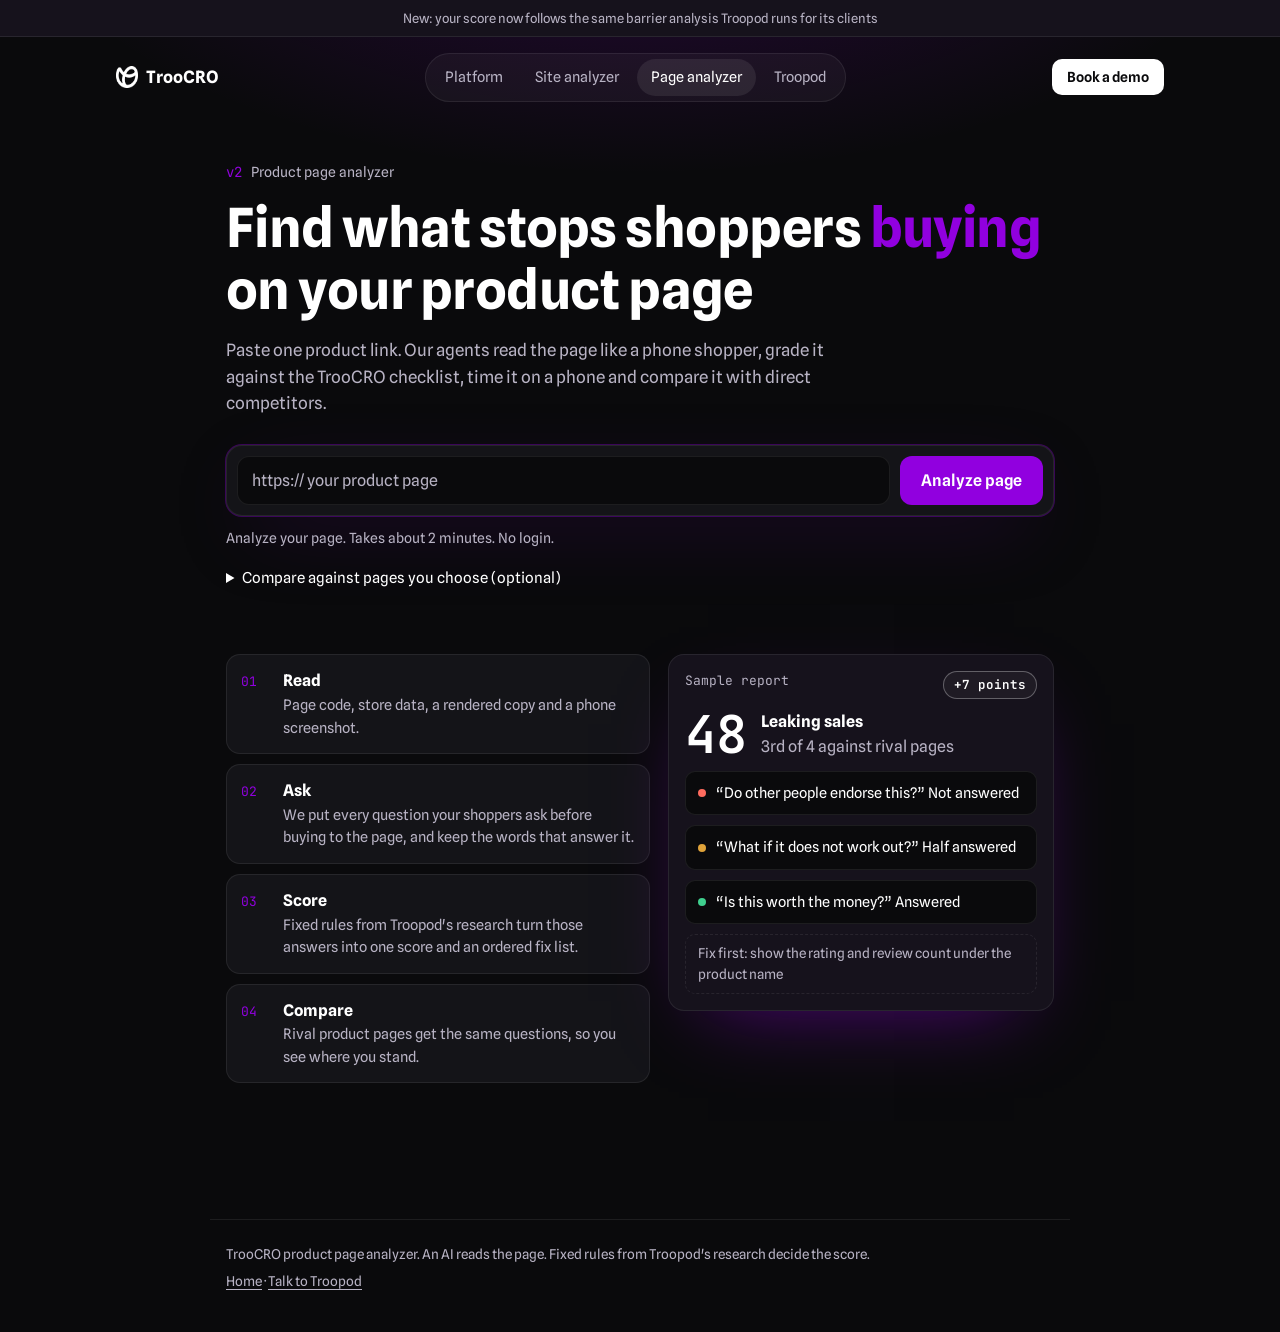
<file: v2/index.html>
<!doctype html>
<html lang="en">
<head>
<meta charset="utf-8">
<meta name="viewport" content="width=device-width, initial-scale=1">
<title>TrooCRO Analyzer v2 | Product page CRO audit</title>
<meta name="description" content="Paste a product page link. Get a scored CRO report in about two minutes, built on the TrooCRO engine.">
<link rel="icon" href="../assets/logos/troopod-mark-purple.png">
<link rel="preconnect" href="https://fonts.googleapis.com">
<link rel="preconnect" href="https://fonts.gstatic.com" crossorigin>
<link href="https://fonts.googleapis.com/css2?family=JetBrains+Mono:wght@400;600&family=Spline+Sans:wght@400;600;700&display=swap" rel="stylesheet">
<link rel="stylesheet" href="v2.css">
</head>
<body>
<div class="bar">New: your score now follows the same barrier analysis Troopod runs for its clients</div>
<header class="nav">
  <a class="brand" href="../index.html"><img src="../assets/logos/troopod-mark-white.png" alt="" width="22" height="22"><span>TrooCRO</span></a>
  <nav class="pillnav" aria-label="Site"><a href="../index.html">Platform</a><a href="../analyze.html">Site analyzer</a><a href="./" aria-current="page">Page analyzer</a><a href="https://troopod.io">Troopod</a></nav>
  <a class="btn light sm" href="../contact.html">Book a demo</a>
</header>

<main>
  <section class="hero" id="hero">
    <p class="eyebrow"><span class="mono">v2</span> Product page analyzer</p>
    <h1>Find what stops shoppers <span class="hl">buying</span> on your product page</h1>
    <p class="lede">Paste one product link. Our agents read the page like a phone shopper, grade it against the TrooCRO checklist, time it on a phone and compare it with direct competitors.</p>
    <form id="form" class="analyzer" novalidate>
      <label class="sr" for="url">Product page link</label>
      <input id="url" name="url" type="url" inputmode="url" autocomplete="url" placeholder="https:// your product page" required>
      <button class="btn primary" type="submit">Analyze page</button>
    </form>
    <p class="reassure">Analyze your page. Takes about 2 minutes. No login.</p>
    <details class="opt">
      <summary>Compare against pages you choose (optional)</summary>
      <p class="muted">Leave these empty and we pick up to three direct competitors for you.</p>
      <input class="comp" type="url" inputmode="url" placeholder="https:// competitor product page 1">
      <input class="comp" type="url" inputmode="url" placeholder="https:// competitor product page 2">
      <input class="comp" type="url" inputmode="url" placeholder="https:// competitor product page 3">
    </details>
    <p id="err" class="err" role="alert" hidden></p>

    <div class="how">
      <ol class="hsteps">
        <li><span class="mono">01</span><b>Read</b><p>Page code, store data, a rendered copy and a phone screenshot.</p></li>
        <li><span class="mono">02</span><b>Ask</b><p>We put every question your shoppers ask before buying to the page, and keep the words that answer it.</p></li>
        <li><span class="mono">03</span><b>Score</b><p>Fixed rules from Troopod's research turn those answers into one score and an ordered fix list.</p></li>
        <li><span class="mono">04</span><b>Compare</b><p>Rival product pages get the same questions, so you see where you stand.</p></li>
      </ol>
      <div class="mock" aria-hidden="true">
        <div class="mhead"><span class="mono">Sample report</span><span class="pill p">+7 points</span></div>
        <div class="mscore"><span class="mono big">48</span><div><b>Leaking sales</b><p class="muted">3rd of 4 against rival pages</p></div></div>
        <div class="mrow"><span class="mdot bad"></span>&ldquo;Do other people endorse this?&rdquo; Not answered</div>
        <div class="mrow"><span class="mdot warn"></span>&ldquo;What if it does not work out?&rdquo; Half answered</div>
        <div class="mrow"><span class="mdot good"></span>&ldquo;Is this worth the money?&rdquo; Answered</div>
        <div class="mchip">Fix first: show the rating and review count under the product name</div>
      </div>
    </div>
  </section>

  <section class="run" id="run" hidden>
    <p class="eyebrow mono"><i class="gridic"></i>TrooCRO agents at work</p>
    <div class="runtop">
      <h1 id="runTitle">Reading <span class="hl" id="runHost"></span></h1>
      <div class="rstat"><span class="pill livep"><i class="dot"></i><span id="runState">Scanning</span></span><span class="mono muted" id="elapsed">0:00 elapsed</span></div>
    </div>
    <div class="prog"><div class="track"><i id="progBar"></i></div><span class="mono muted" id="progPct">0% done</span></div>
    <div id="ask" class="card ask" hidden></div>
    <div class="stage">
      <div class="frame">
        <div class="fbar"><span class="dots"><i></i><i></i><i></i></span><span class="furl mono" id="furl"></span><span class="livebadge mono"><i class="dot r"></i>LIVE</span></div>
        <div class="view" id="view">
          <div class="skel" id="skel"><i></i><i></i><i></i><i></i><p class="mono">Opening the page on a phone</p></div>
          <div class="phone" id="phone" hidden><img id="shot" alt="Phone screenshot of the page being read"><div class="scanband" id="band"><span class="tag" id="tag"></span><i class="line"></i></div></div>
          <div class="cur" id="cur1"><svg width="16" height="16" viewBox="0 0 16 16"><path d="M2 1l11 6-5 1.4L6.4 14z" fill="#FFFFFF"/></svg><span>Grader</span></div>
          <div class="cur c2" id="cur2"><svg width="16" height="16" viewBox="0 0 16 16"><path d="M2 1l11 6-5 1.4L6.4 14z" fill="#B8B3C4"/></svg><span>Reader</span></div>
        </div>
      </div>
      <aside class="agents">
        <div class="ahead mono"><span>Your agents</span><span id="aw">0 working</span></div>
        <div id="alist"></div>
      </aside>
    </div>
    <div class="tiles">
      <div class="tile"><div class="k mono" id="tChecks">0</div><div class="l">checks on the list</div></div>
      <div class="tile"><div class="k mono bad" id="tFix">0</div><div class="l">questions left open</div></div>
      <div class="tile"><div class="k mono good" id="tPass">0</div><div class="l">questions answered</div></div>
      <div class="tile"><div class="k mono" id="tDone">0 of 7</div><div class="l">agents done</div></div>
    </div>
    <div class="feed"><div class="ahead mono"><span>Activity</span><span>live</span></div><ul id="feed"></ul></div>
  </section>

  <section id="report" hidden></section>
</main>

<footer class="foot">
  <p>TrooCRO product page analyzer. An AI reads the page. Fixed rules from Troopod's research decide the score.</p>
  <p><a href="../index.html">Home</a> · <a href="../contact.html">Talk to Troopod</a></p>
</footer>
<script src="v2.js"></script>
</body>
</html>
</file>
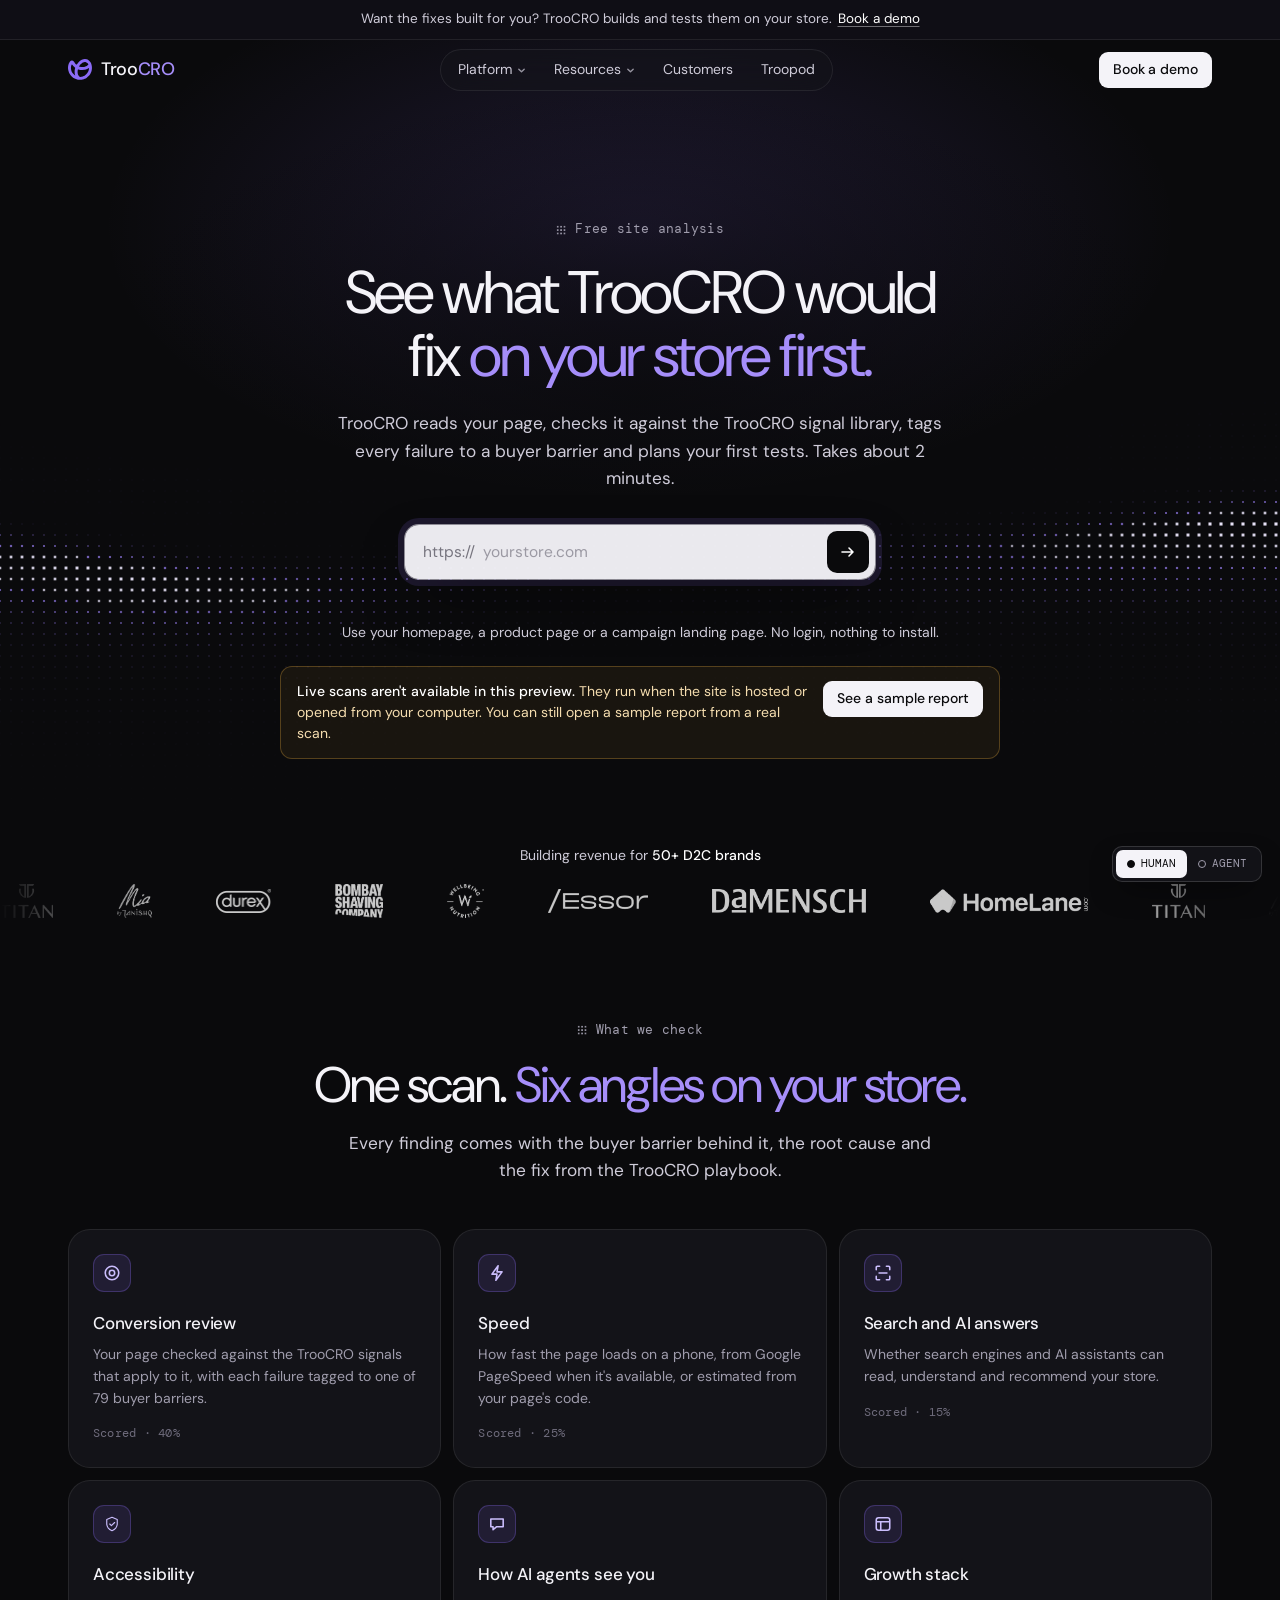
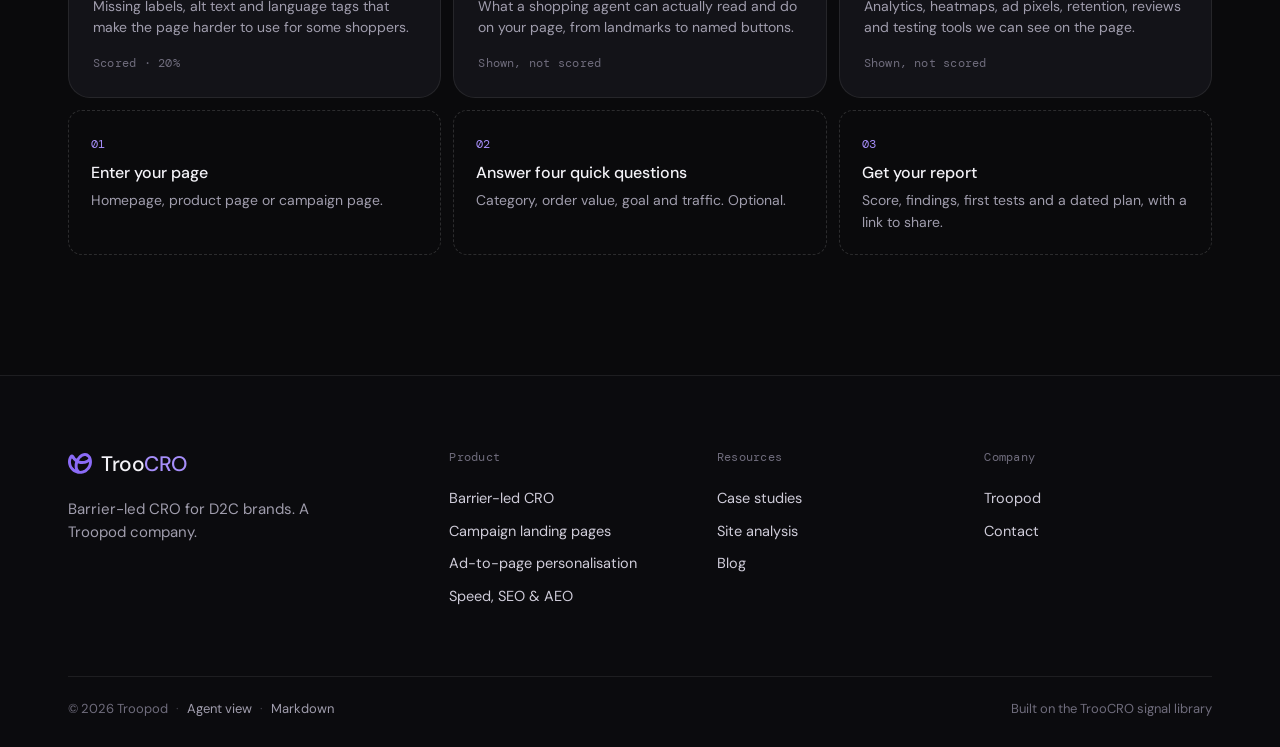
<file: analyze.html>
<!DOCTYPE html>
<html lang="en-IN">
<head>
<meta charset="UTF-8">
<meta name="viewport" content="width=device-width, initial-scale=1">
<title>Free site analysis: TrooCRO</title>
<meta name="description" content="See what TrooCRO would fix on your store first. Score, findings tied to buyer barriers, first tests and a dated plan in about 2 minutes.">
<meta name="theme-color" content="#0A0A0C">
<meta property="og:title" content="Free site analysis: TrooCRO">
<meta property="og:description" content="See what TrooCRO would fix on your store first. Score, findings tied to buyer barriers, first tests and a dated plan in about 2 minutes.">
<meta property="og:type" content="website">
<link rel="icon" type="image/svg+xml" href="assets/logos/troopod-mark.svg">
<link rel="alternate" type="text/markdown" href="analyze.md" title="Agent view of this page">
<link rel="preconnect" href="https://fonts.googleapis.com">
<link rel="preconnect" href="https://fonts.gstatic.com" crossorigin>
<link href="https://fonts.googleapis.com/css2?family=DM+Mono:wght@400;500&family=DM+Sans:opsz,wght@9..40,300;9..40,400;9..40,500;9..40,600&display=swap" rel="stylesheet">
<link rel="stylesheet" href="assets/css/troocro.css">
<link rel="stylesheet" href="assets/css/analyze.css?v=14.15">
<script type="application/ld+json">
{"@context":"https://schema.org","@type":"WebApplication","name":"TrooCRO site analysis","applicationCategory":"BusinessApplication","operatingSystem":"Web","offers":{"@type":"Offer","price":"0","priceCurrency":"INR"},"publisher":{"@type":"Organization","name":"Troopod","url":"https://troopod.io/"},"description":"Free conversion analysis for D2C stores: score, findings tied to buyer barriers, first tests and a dated plan."}
</script>
</head>
<body>
<svg width="0" height="0" style="position:absolute" aria-hidden="true">
  <defs>
    <symbol id="mark" viewBox="0 0 314 272"><path fill="currentColor" fill-rule="evenodd" d="M282.6 26.6 Q272.5 16.0 264.9 11.5 Q257.2 7.0 245.0 3.5 Q232.8 0.0 222.2 0.0 Q211.8 0.0 201.2 2.5 Q190.8 5.0 180.1 10.0 Q169.5 15.0 158.4 23.0 Q147.2 31.0 135.6 43.6 Q124.0 56.2 117.8 66.1 Q111.5 76.0 102.6 67.2 Q93.8 58.5 85.8 44.9 Q77.8 31.2 73.0 26.6 Q68.2 22.0 64.0 20.0 Q59.8 18.0 53.0 17.5 Q46.2 17.0 37.8 21.0 Q29.2 25.0 21.6 37.1 Q14.0 49.2 9.5 61.5 Q5.0 73.8 2.5 87.2 Q0.0 100.8 0.0 115.0 Q0.0 129.2 5.5 151.8 Q11.0 174.2 23.0 194.4 Q35.0 214.5 45.6 225.1 Q56.2 235.8 66.8 243.2 Q77.2 250.8 94.8 258.2 Q112.2 265.8 128.5 268.8 Q144.8 271.8 160.9 271.2 Q177.0 270.8 192.1 267.2 Q207.2 263.8 219.9 258.1 Q232.5 252.5 245.8 243.2 Q259.0 234.0 269.9 222.6 Q280.8 211.2 289.8 196.6 Q298.8 182.0 303.8 168.4 Q308.8 154.8 311.2 139.1 Q313.8 123.5 313.2 109.8 Q312.8 96.0 308.8 78.2 Q304.8 60.5 298.8 48.9 Q292.8 37.2 282.6 26.6 Z M274.4 116.8 Q275.0 117.0 274.5 123.8 Q274.0 130.5 272.5 138.0 Q271.0 145.5 268.5 152.9 Q266.0 160.2 263.0 166.4 Q260.0 172.5 252.5 183.0 Q245.0 193.5 235.2 202.2 Q225.5 211.0 221.0 214.0 Q216.5 217.0 207.0 221.5 Q197.5 226.0 191.0 228.0 Q184.5 230.0 174.6 231.5 Q164.8 233.0 160.4 233.0 Q156.0 233.0 151.6 230.0 Q147.2 227.0 142.5 221.6 Q137.8 216.2 134.2 209.4 Q130.8 202.5 128.2 192.5 Q125.8 182.5 125.8 167.0 Q125.8 151.5 128.0 141.8 Q130.2 132.0 136.6 134.4 Q143.0 136.8 151.5 138.8 Q160.0 140.8 168.2 141.8 Q176.5 142.8 187.4 142.8 Q198.2 142.8 211.1 140.8 Q224.0 138.8 232.2 136.2 Q240.5 133.8 251.5 128.8 Q262.5 123.8 268.1 120.1 Q273.8 116.5 274.4 116.8 Z M46.5 73.4 Q50.2 63.8 59.6 76.6 Q69.0 89.5 76.6 97.1 Q84.2 104.8 89.6 109.0 Q95.0 113.2 93.5 117.9 Q92.0 122.5 90.5 129.2 Q89.0 136.0 89.0 138.0 Q89.0 140.0 88.5 140.8 Q88.0 141.5 87.1 152.5 Q86.2 163.5 87.1 177.8 Q88.0 192.0 90.0 200.6 Q92.0 209.2 93.0 211.4 Q94.0 213.5 93.8 214.2 Q93.5 215.0 84.5 208.0 Q75.5 201.0 68.6 193.2 Q61.8 185.5 57.8 179.5 Q53.8 173.5 50.8 167.5 Q47.8 161.5 45.2 154.4 Q42.8 147.2 40.8 136.6 Q38.8 126.0 38.8 114.9 Q38.8 103.8 40.8 93.4 Q42.8 83.0 46.5 73.4 Z M264.5 66.1 Q267.0 71.0 267.0 71.8 Q267.0 72.5 264.1 75.2 Q261.2 78.0 253.2 83.5 Q245.2 89.0 236.6 93.0 Q228.0 97.0 219.2 99.5 Q210.5 102.0 205.0 102.5 Q199.5 103.0 198.0 103.5 Q196.5 104.0 187.2 104.0 Q178.0 104.0 168.6 102.5 Q159.2 101.0 158.6 100.5 Q158.0 100.0 156.8 100.0 Q155.5 100.0 150.9 98.5 Q146.2 97.0 145.5 96.2 Q144.8 95.5 148.2 89.9 Q151.8 84.2 156.8 77.8 Q161.8 71.2 167.6 65.5 Q173.5 59.8 181.9 53.8 Q190.2 47.8 194.2 45.8 Q198.2 43.8 204.2 41.8 Q210.2 39.8 212.0 39.8 Q213.8 39.8 214.5 39.2 Q215.2 38.8 222.4 38.8 Q229.5 38.8 230.2 39.2 Q231.0 39.8 234.1 40.2 Q237.2 40.8 241.4 42.8 Q245.5 44.8 251.1 49.5 Q256.8 54.2 259.4 57.8 Q262.0 61.2 264.5 66.1 Z"/></symbol>
    <symbol id="i-arrow" viewBox="0 0 16 16"><path d="M2 8h11M9 4l4 4-4 4" fill="none" stroke="currentColor" stroke-width="1.6" stroke-linecap="round" stroke-linejoin="round"/></symbol>
    <symbol id="i-left" viewBox="0 0 16 16"><path d="M14 8H3M7 4 3 8l4 4" fill="none" stroke="currentColor" stroke-width="1.6" stroke-linecap="round" stroke-linejoin="round"/></symbol>
    <symbol id="i-chev" viewBox="0 0 10 10"><path d="M2 3.5 5 6.5 8 3.5" fill="none" stroke="currentColor" stroke-width="1.5" stroke-linecap="round" stroke-linejoin="round"/></symbol>
    <symbol id="i-check" viewBox="0 0 12 12"><path d="M2.5 6.3 5 8.6l4.5-5" fill="none" stroke="currentColor" stroke-width="1.7" stroke-linecap="round" stroke-linejoin="round"/></symbol>
    <symbol id="i-spark" viewBox="0 0 16 16"><path d="M8 1.5 9.4 6.6 14.5 8 9.4 9.4 8 14.5 6.6 9.4 1.5 8 6.6 6.6Z" fill="currentColor"/><path d="M13 1.5v3M11.5 3h3" stroke="currentColor" stroke-width="1.2" stroke-linecap="round"/></symbol>
    <symbol id="i-target" viewBox="0 0 16 16"><circle cx="8" cy="8" r="6" fill="none" stroke="currentColor" stroke-width="1.4"/><circle cx="8" cy="8" r="2.4" fill="none" stroke="currentColor" stroke-width="1.4"/></symbol>
    <symbol id="i-layout" viewBox="0 0 16 16"><rect x="2" y="2.5" width="12" height="11" rx="2" fill="none" stroke="currentColor" stroke-width="1.4"/><path d="M2 6h12M6 6v7.5" stroke="currentColor" stroke-width="1.4"/></symbol>
    <symbol id="i-ad" viewBox="0 0 16 16"><path d="M3 10V6l7-3v10l-7-3Zm7-3.5h3M10 9.5h3M5 10.5l1 3" fill="none" stroke="currentColor" stroke-width="1.4" stroke-linejoin="round" stroke-linecap="round"/></symbol>
    <symbol id="i-bolt" viewBox="0 0 16 16"><path d="M9 1.5 3.5 9H8l-1 5.5L12.5 7H8l1-5.5Z" fill="none" stroke="currentColor" stroke-width="1.4" stroke-linejoin="round"/></symbol>
    <symbol id="i-book" viewBox="0 0 16 16"><path d="M3 3.5c2-1 4-1 5 0v10c-1-1-3-1-5 0v-10Zm5 0c1-1 3-1 5 0v10c-2-1-4-1-5 0" fill="none" stroke="currentColor" stroke-width="1.4" stroke-linejoin="round"/></symbol>
    <symbol id="i-scan" viewBox="0 0 16 16"><path d="M2 5V3a1 1 0 0 1 1-1h2M11 2h2a1 1 0 0 1 1 1v2M14 11v2a1 1 0 0 1-1 1h-2M5 14H3a1 1 0 0 1-1-1v-2M4.5 8h7" fill="none" stroke="currentColor" stroke-width="1.4" stroke-linecap="round"/></symbol>
    <symbol id="i-chat" viewBox="0 0 16 16"><path d="M2.5 3.5h11v7h-6l-3 2.5v-2.5h-2v-7Z" fill="none" stroke="currentColor" stroke-width="1.4" stroke-linejoin="round"/></symbol>
    <symbol id="i-pen" viewBox="0 0 16 16"><path d="M10.5 2.5 13.5 5.5 6 13H3v-3l7.5-7.5Z" fill="none" stroke="currentColor" stroke-width="1.4" stroke-linejoin="round"/></symbol>
    <symbol id="i-wa" viewBox="0 0 16 16"><path d="M8 1.6a6.3 6.3 0 0 0-5.4 9.6L1.7 14.4l3.3-.9A6.3 6.3 0 1 0 8 1.6Zm0 11.4a5.1 5.1 0 0 1-2.6-.7l-.2-.1-2 .5.5-1.9-.1-.2A5.1 5.1 0 1 1 8 13Zm2.8-3.8c-.2-.1-.9-.4-1-.5-.2 0-.3-.1-.4.1l-.5.6c-.1.1-.2.1-.4 0a4.2 4.2 0 0 1-2.1-1.8c-.2-.3.2-.3.5-.9.1-.1 0-.2 0-.3l-.5-1.1c-.1-.3-.3-.3-.4-.3h-.3a.6.6 0 0 0-.4.2 1.8 1.8 0 0 0-.6 1.3 3.1 3.1 0 0 0 .7 1.7 7 7 0 0 0 2.7 2.4c1 .4 1.4.5 1.9.4a1.6 1.6 0 0 0 1-.7 1.3 1.3 0 0 0 .1-.7c0-.1-.2-.2-.3-.3Z" fill="currentColor"/></symbol>
    <symbol id="i-shield" viewBox="0 0 24 24"><path d="M12 3 5 6v5.5c0 4.2 3 7.8 7 9.5 4-1.7 7-5.3 7-9.5V6l-7-3Z" fill="none" stroke="currentColor" stroke-width="1.5" stroke-linejoin="round"/><path d="m9 12 2.2 2.2L15.5 10" fill="none" stroke="currentColor" stroke-width="1.5" stroke-linecap="round" stroke-linejoin="round"/></symbol>
    <symbol id="i-trace" viewBox="0 0 24 24"><circle cx="6" cy="6" r="2.5" fill="none" stroke="currentColor" stroke-width="1.5"/><circle cx="18" cy="18" r="2.5" fill="none" stroke="currentColor" stroke-width="1.5"/><path d="M8.5 6H14a3 3 0 0 1 3 3v6.5M6 8.5V14a3 3 0 0 0 3 3h6.5" fill="none" stroke="currentColor" stroke-width="1.5"/></symbol>
    <symbol id="i-gauge" viewBox="0 0 24 24"><path d="M4 16a8 8 0 1 1 16 0" fill="none" stroke="currentColor" stroke-width="1.5" stroke-linecap="round"/><path d="m12 16 4-5" stroke="currentColor" stroke-width="1.5" stroke-linecap="round"/><circle cx="12" cy="16" r="1.4" fill="currentColor"/></symbol>
    <symbol id="i-cal" viewBox="0 0 24 24"><rect x="4" y="5" width="16" height="15" rx="2.5" fill="none" stroke="currentColor" stroke-width="1.5"/><path d="M4 10h16M9 3v4M15 3v4" stroke="currentColor" stroke-width="1.5" stroke-linecap="round"/><path d="m9.5 15 1.8 1.8 3.4-3.6" fill="none" stroke="currentColor" stroke-width="1.5" stroke-linecap="round" stroke-linejoin="round"/></symbol>
  </defs>
</svg>
<svg width="0" height="0" style="position:absolute" aria-hidden="true"><defs><linearGradient id="ringGrad" x1="0" y1="0" x2="1" y2="1"><stop offset="0" stop-color="#6A4BE6"/><stop offset="1" stop-color="#CBBEFD"/></linearGradient></defs></svg>

<div class="announce">Want the fixes built for you? TrooCRO builds and tests them on your store.<a href="contact.html">Book a demo</a></div>

<header class="site-header">
  <div class="wrap nav-bar">
    <a class="brand" href="index.html" aria-label="TrooCRO home"><span class="brand-mark"><svg><use href="#mark"/></svg></span><span class="brand-word">Troo<span class="cro">CRO</span></span></a>
    <nav class="nav-pill main" aria-label="Main">
      <div class="nav-item" data-menu>
        <button class="nav-link" aria-expanded="false">Platform <svg class="chev"><use href="#i-chev"/></svg></button>
        <div class="mega" role="menu">
          <div class="mega-quote">
            <p>“Their structured CRO execution and end-to-end ownership delivered clear improvements in engagement and conversion performance.”</p>
            <div class="who"><span class="avatar">A</span><div><b>Aditya</b>Founder, Gataca</div></div>
          </div>
          <div class="mega-links">
            <a class="mega-link" href="index.html#platform"><span class="ico"><svg><use href="#i-target"/></svg></span><span><b>Barrier-led CRO</b><span>Find and fix why shoppers drop off</span></span></a>
            <a class="mega-link" href="index.html#platform"><span class="ico"><svg><use href="#i-layout"/></svg></span><span><b>Campaign landing pages</b><span>A page for every campaign</span></span></a>
            <a class="mega-link" href="index.html#platform"><span class="ico"><svg><use href="#i-ad"/></svg></span><span><b>Ad-to-page personalisation</b><span>Every ad matched to its page</span></span></a>
            <a class="mega-link" href="index.html#platform"><span class="ico"><svg><use href="#i-bolt"/></svg></span><span><b>Speed, SEO &amp; AEO</b><span>Fast, findable, recommended by AI</span></span></a>
          </div>
        </div>
      </div>
      <div class="nav-item" data-menu>
        <button class="nav-link" aria-expanded="false">Resources <svg class="chev"><use href="#i-chev"/></svg></button>
        <div class="mega" role="menu">
          <div class="mega-quote">
            <p>“Their proactive approach has made the site faster, more reliable, and easier to scale.”</p>
            <div class="who"><span class="avatar">S</span><div><b>Swati</b>Founder, Nabhisutra</div></div>
          </div>
          <div class="mega-links">
            <a class="mega-link" href="https://troopod.io/case-studies" target="_blank" rel="noopener"><span class="ico"><svg><use href="#i-book"/></svg></span><span><b>Case studies</b><span>Real results from real brands</span></span></a>
            <a class="mega-link" href="analyze.html"><span class="ico"><svg><use href="#i-scan"/></svg></span><span><b>Site analysis</b><span>Your score in about 2 minutes</span></span></a>
            <a class="mega-link" href="https://troopod.io/blogs" target="_blank" rel="noopener"><span class="ico"><svg><use href="#i-pen"/></svg></span><span><b>Blog</b><span>Notes on growth and CRO</span></span></a>
            <a class="mega-link" href="contact.html"><span class="ico"><svg><use href="#i-chat"/></svg></span><span><b>Talk to us</b><span>Book a demo with the team</span></span></a>
          </div>
        </div>
      </div>
      <a class="nav-link" href="index.html#customers">Customers</a>
      <a class="nav-link" href="https://troopod.io/" target="_blank" rel="noopener">Troopod</a>
    </nav>
    <div class="nav-right">
      <a class="btn btn-light btn-sm" href="contact.html">Book a demo</a>
      <button class="nav-burger" aria-label="Open menu" data-open-sheet><span></span></button>
    </div>
  </div>
</header>

<div class="float-nav" aria-hidden="true">
  <nav class="nav-pill" aria-label="Quick">
    <a class="float-brand" href="#top" aria-label="Back to top"><svg><use href="#mark"/></svg></a>
    <a class="nav-link" href="index.html#platform">Platform</a>
    <a class="nav-link" href="index.html#customers">Customers</a>
    <a class="nav-link" href="analyze.html">Site analysis</a>
    <a class="nav-link" href="https://troopod.io/" target="_blank" rel="noopener">Troopod</a>
    <a class="btn btn-primary btn-sm nav-cta-in-pill" href="contact.html">Book a demo</a>
  </nav>
</div>

<div class="mobile-sheet" aria-hidden="true">
  <div class="ms-top">
    <a class="brand" href="index.html"><span class="brand-mark"><svg><use href="#mark"/></svg></span><span class="brand-word">Troo<span class="cro">CRO</span></span></a>
    <button class="ms-close" aria-label="Close menu" data-close-sheet>&times;</button>
  </div>
  <div class="ms-group"><h4>Platform</h4><a href="index.html#platform" data-close-sheet>Barrier-led CRO</a><a href="index.html#platform" data-close-sheet>Campaign landing pages</a><a href="index.html#platform" data-close-sheet>Ad-to-page personalisation</a><a href="index.html#platform" data-close-sheet>Speed, SEO &amp; AEO</a></div>
  <div class="ms-group"><h4>Resources</h4><a href="https://troopod.io/case-studies" target="_blank" rel="noopener">Case studies</a><a href="analyze.html">Site analysis</a><a href="https://troopod.io/blogs" target="_blank" rel="noopener">Blog</a></div>
  <div class="ms-group"><h4>Company</h4><a href="index.html#customers" data-close-sheet>Customers</a><a href="https://troopod.io/" target="_blank" rel="noopener">Troopod</a><a href="contact.html">Contact</a></div>
  <div class="btn-row"><a class="btn btn-primary" href="analyze.html">Analyze your site</a><a class="btn btn-ghost" href="contact.html">Book a demo</a></div>
</div>

<main id="top" class="an-page">

  <!-- START -->
  <section data-panel="start" aria-labelledby="an-start-title">
    <div class="an-hero">
      <canvas class="hero-canvas" aria-hidden="true"></canvas>
      <div class="wrap">
        <span class="eyebrow">Free site analysis</span>
        <h1 class="h1" id="an-start-title" data-burst>See what TrooCRO would fix <span class="hl">on your store first.</span></h1>
        <p class="lead">TrooCRO reads your page, checks it against the TrooCRO signal library, tags every failure to a buyer barrier and plans your first tests. Takes about 2 minutes.</p>
        <form class="url-form" data-an-form novalidate>
          <span class="prefix">https://</span>
          <label class="sr-only" for="an-url">Your website</label>
          <input id="an-url" name="url" type="text" inputmode="url" autocomplete="url" autocapitalize="none" spellcheck="false" placeholder="yourstore.com">
          <button type="submit" aria-label="Analyze my site"><svg><use href="#i-arrow"/></svg></button>
        </form>
        <div class="an-err" data-an-form-err role="alert"></div>
        <div class="url-hint">Use your homepage, a product page or a campaign landing page. No login, nothing to install.</div>
        <div class="wrap" style="max-width:720px;margin-top:22px;padding:0" data-an-offline hidden>
          <div class="an-banner" style="text-align:left"><span><b>Live scans aren't available in this preview.</b> They run when the site is hosted or opened from your computer. You can still open a sample report from a real scan.</span><button class="btn btn-light btn-sm" type="button" data-an-sample>See a sample report</button></div>
        </div>
      </div>
    </div>
    <div class="an-proof">
      <div class="label">Building revenue for <b>50+ D2C brands</b></div>
      <div class="marquee" aria-label="Brands we work with">
        <div class="marquee-track">
          <img src="assets/logos/titan.png" class="tall" alt="Titan"><img src="assets/logos/mia-by-tanishq.png" class="tall" alt="Mia by Tanishq"><img src="assets/logos/durex.png" alt="Durex"><img src="assets/logos/bombay-shaving-company.png" class="tall" alt="Bombay Shaving Company"><img src="assets/logos/wellbeing-nutrition.png" class="tall" alt="Wellbeing Nutrition"><img src="assets/logos/essor.png" alt="ESSOR Group"><img src="assets/logos/damensch.png" alt="Damensch"><img src="assets/logos/homelane.png" alt="HomeLane">
          <img src="assets/logos/titan.png" class="tall" alt="" aria-hidden="true"><img src="assets/logos/mia-by-tanishq.png" class="tall" alt="" aria-hidden="true"><img src="assets/logos/durex.png" alt="" aria-hidden="true"><img src="assets/logos/bombay-shaving-company.png" class="tall" alt="" aria-hidden="true"><img src="assets/logos/wellbeing-nutrition.png" class="tall" alt="" aria-hidden="true"><img src="assets/logos/essor.png" alt="" aria-hidden="true"><img src="assets/logos/damensch.png" alt="" aria-hidden="true"><img src="assets/logos/homelane.png" alt="" aria-hidden="true">
        </div>
      </div>
    </div>
    <div class="an-what">
      <div class="wrap">
        <div class="sec-head">
          <span class="eyebrow rv">What we check</span>
          <h2 class="h2 rv" data-burst>One scan. <span class="hl">Six angles on your store.</span></h2>
          <p class="lead rv">Every finding comes with the buyer barrier behind it, the root cause and the fix from the TrooCRO playbook.</p>
        </div>
        <div class="an-what-grid">
          <div class="an-what-item rv"><span class="ico"><svg><use href="#i-target"/></svg></span><h3>Conversion review</h3><p>Your page checked against the TrooCRO signals that apply to it, with each failure tagged to one of 79 buyer barriers.</p><span class="an-label">Scored · 40%</span></div>
          <div class="an-what-item rv d1"><span class="ico"><svg><use href="#i-bolt"/></svg></span><h3>Speed</h3><p>How fast the page loads on a phone, from Google PageSpeed when it's available, or estimated from your page's code.</p><span class="an-label">Scored · 25%</span></div>
          <div class="an-what-item rv d2"><span class="ico"><svg><use href="#i-scan"/></svg></span><h3>Search and AI answers</h3><p>Whether search engines and AI assistants can read, understand and recommend your store.</p><span class="an-label">Scored · 15%</span></div>
          <div class="an-what-item rv"><span class="ico"><svg><use href="#i-shield"/></svg></span><h3>Accessibility</h3><p>Missing labels, alt text and language tags that make the page harder to use for some shoppers.</p><span class="an-label">Scored · 20%</span></div>
          <div class="an-what-item rv d1"><span class="ico"><svg><use href="#i-chat"/></svg></span><h3>How AI agents see you</h3><p>What a shopping agent can actually read and do on your page, from landmarks to named buttons.</p><span class="an-label">Shown, not scored</span></div>
          <div class="an-what-item rv d2"><span class="ico"><svg><use href="#i-layout"/></svg></span><h3>Growth stack</h3><p>Analytics, heatmaps, ad pixels, retention, reviews and testing tools we can see on the page.</p><span class="an-label">Shown, not scored</span></div>
        </div>
        <div class="an-steps3">
          <div class="an-step3 rv"><span class="n">01</span><b>Enter your page</b><span>Homepage, product page or campaign page.</span></div>
          <div class="an-step3 rv d1"><span class="n">02</span><b>Answer four quick questions</b><span>Category, order value, goal and traffic. Optional.</span></div>
          <div class="an-step3 rv d2"><span class="n">03</span><b>Get your report</b><span>Score, findings, first tests and a dated plan, with a link to share.</span></div>
        </div>
      </div>
    </div>
  </section>

  <!-- QUICK QUESTIONS: one at a time -->
  <section data-panel="questions" hidden aria-label="A few quick questions">
    <div class="qz">
      <div class="wrap qz-wrap">
        <div class="qz-main">
          <div class="qz-top">
            <div class="qz-prog" data-qz-prog aria-hidden="true"><i></i><i></i><i></i><i></i><i></i><i></i></div>
            <span class="an-label" data-qz-count>1 of 6</span>
          </div>
          <div class="qz-stage" data-qz-stage></div>
          <div class="qz-nav">
            <button class="qz-link" type="button" data-qz-back><svg width="13" height="13"><use href="#i-left"/></svg>Back</button>
            <span class="qz-hint">Press a letter to answer, <kbd>Enter</kbd> to continue</span>
            <button class="qz-link" type="button" data-qz-skip>Skip to my report<svg width="13" height="13"><use href="#i-arrow"/></svg></button>
          </div>
        </div>
        <aside class="qz-live" aria-live="polite">
          <div class="qz-live-card">
            <div class="qz-live-top"><span class="an-tag live" data-qz-status>Reading your page</span><span class="an-label" data-qz-time></span></div>
            <div class="browser">
              <div class="bbar"><i></i><i></i><i></i><span class="url" data-qz-url>yourstore.com</span></div>
              <div class="bview" data-qz-shot><div class="wire"><i class="w1"></i><i class="w2"></i><i class="w3"></i><span class="wcta"></span></div><div class="shimmer"></div></div>
            </div>
            <div class="qz-live-title" data-qz-title>Opening your page…</div>
            <ul class="qz-facts" data-qz-facts></ul>
            <p class="an-note">Your scan is already running. Answer while it reads.</p>
          </div>
        </aside>
      </div>
    </div>
  </section>

  <!-- LIVE SCAN -->
  <section data-panel="scan" hidden aria-labelledby="an-scan-title">
    <div class="wrap ag">
      <div class="ag-top">
        <div><span class="eyebrow">TrooCRO agents at work</span><h2 class="h2" id="an-scan-title"><span data-s-verb>Reading</span> <b data-s-host>your store</b></h2></div>
        <div class="ag-top-r"><span class="an-tag live" data-s-status>Scanning</span><span class="an-label" data-s-time>0:00</span></div>
      </div>
      <div class="an-prog"><div class="an-prog-bar" role="progressbar" aria-label="Scan progress" aria-valuemin="0" aria-valuemax="100" aria-valuenow="0" data-s-barwrap><i data-s-bar></i></div><span class="an-label" data-s-pct>0% done</span></div>
      <div class="ag-grid">
        <div class="ag-main">
          <div class="ag-canvas" data-ag-canvas>
            <div class="bbar"><i></i><i></i><i></i><span class="url" data-ag-url>Opening your page…</span><span class="ag-livepill"><b></b>Live</span></div>
            <div class="ag-view">
              <div class="ag-page" data-ag-page><div class="pg-loading"><i></i><i></i><i></i></div></div>
              <div class="ag-sweep" data-ag-sweep aria-hidden="true"></div>
              <div class="ag-fx" data-ag-fx aria-hidden="true"></div>
              <div class="ag-done" data-s-done hidden>
                <div class="ring" data-s-ring><svg viewBox="0 0 120 120" aria-hidden="true"><circle class="trk" cx="60" cy="60" r="52" stroke-width="8"/><circle class="val" cx="60" cy="60" r="52" stroke-width="8" stroke-dasharray="326.7" stroke-dashoffset="326.7"/></svg><div class="num"><b data-s-score>–</b><span>/ 100</span></div></div>
                <div><span class="an-label">Your report is ready</span><p class="ag-done-v" data-s-verdict></p><button class="btn btn-light btn-sm" type="button" data-s-open>See my report</button></div>
              </div>
            </div>
          </div>
          <div class="ag-tally" aria-live="polite">
            <div class="bad"><b data-t-fix>0</b><span>to fix</span></div>
            <div class="ok"><b data-t-pass>0</b><span>passing</span></div>
            <div><b data-t-bar>0</b><span>buyer barriers</span></div>
            <div><b data-t-ag>0 of 8</b><span>agents done</span></div>
          </div>
        </div>
        <aside class="ag-side" aria-label="Agents">
          <div class="ag-side-h"><span class="an-label">Your agents</span><span class="an-label" data-ag-active>Starting</span></div>
          <div class="ag-roster" data-ag-roster></div>
        </aside>
      </div>
      <div class="ag-log">
        <div class="ag-log-h"><span class="an-label">Agent log</span><span class="an-label" data-s-count>0 lines</span></div>
        <ol data-ag-log aria-live="polite"></ol>
      </div>
    </div>
  </section>

  <!-- ERROR -->
  <section data-panel="error" hidden aria-labelledby="an-err-title">
    <div class="wrap" style="padding:170px 28px 140px">
      <div class="an-card an-error">
        <span class="eyebrow">Scan stopped</span>
        <h2 class="h2" id="an-err-title">We couldn't finish this one.</h2>
        <p class="an-sub" style="font-size:15px" data-err-msg>Something went wrong. Try again.</p>
        <div class="btn-row"><button class="btn btn-light" type="button" data-err-retry>Try again</button><button class="btn btn-ghost" type="button" data-err-new>Try another address</button></div>
      </div>
    </div>
  </section>

  <!-- REPORT -->
  <section data-panel="report" hidden aria-label="Your report"><div data-report></div></section>
</main>
<div class="an-toast" data-toast role="status" aria-live="polite"></div>


<footer class="site-footer">
  <div class="wrap">
    <div class="foot-grid">
      <div>
        <a class="brand" href="index.html"><span class="brand-mark"><svg><use href="#mark"/></svg></span><span class="brand-word">Troo<span class="cro">CRO</span></span></a>
        <p>Barrier-led CRO for D2C brands. A Troopod company.</p>
      </div>
      <div class="foot-col"><h4>Product</h4><a href="index.html#platform">Barrier-led CRO</a><a href="index.html#platform">Campaign landing pages</a><a href="index.html#platform">Ad-to-page personalisation</a><a href="index.html#platform">Speed, SEO &amp; AEO</a></div>
      <div class="foot-col"><h4>Resources</h4><a href="https://troopod.io/case-studies" target="_blank" rel="noopener">Case studies</a><a href="analyze.html">Site analysis</a><a href="https://troopod.io/blogs" target="_blank" rel="noopener">Blog</a></div>
      <div class="foot-col"><h4>Company</h4><a href="https://troopod.io/" target="_blank" rel="noopener">Troopod</a><a href="contact.html">Contact</a></div>
    </div>
    <div class="foot-bottom">
      <span>© 2026 Troopod<span class="sep">·</span><a href="#" data-agent-open>Agent view</a><span class="sep">·</span><a href="analyze.md">Markdown</a></span>
      <span>Built on the TrooCRO signal library</span>
    </div>
  </div>
</footer>

<div class="view-toggle" role="group" aria-label="View mode"><button class="on" data-view="human">HUMAN</button><button data-view="agent">AGENT</button></div>
<div class="agent-view" aria-hidden="true"><div class="agent-head"><span>Agent view of this page · same facts as the page, as text</span><a href="#" data-agent-close>Back to human view</a></div><pre data-agent-pre></pre></div>

<script type="text/markdown" id="agent-md">---
title: "Free site analysis: TrooCRO"
description: "See what TrooCRO would fix on your store first. Score, findings tied to buyer barriers, first tests and a dated plan in about 2 minutes."
url: analyze.html
format: agent view of this page (the same facts as the page, as text)
---

# See what TrooCRO would fix on your store first.

TrooCRO reads your page, checks it against the TrooCRO signal library, tags every failure to a buyer barrier and plans your first tests. Takes about 2 minutes. No login, nothing to install.

## What we check
- Conversion review (40% of the score): the TrooCRO signals that apply to the page, each failure tagged to one of 79 buyer barriers.
- Speed (25%): Google PageSpeed on mobile when available, otherwise estimated from the page's code.
- Search and AI answers (15%): whether search engines and AI assistants can read, understand and recommend the store.
- Accessibility (20%): labels, alt text, language and contrast.
- The weakest area pulls the total down further. Basics every store needs earn nothing when present and cost a lot when missing.
- How AI agents see the page (shown, not scored).
- Growth stack (shown, not scored): analytics, heatmaps, ad pixels, retention, reviews and testing tools.

## Actions
Forms on this page, and what they send:

### Analyze a site
- Method: GET
- `url` (text): Your website. Opening analyze.html?url=yourstore.com starts the scan.

### Quick questions (optional)
- `category`: What you sell (Beauty & Personal Care, Fashion & Apparel, Jewellery & Accessories, Health & Wellness, Food & Beverages, Home & Living, Electronics & Gadgets, Baby & Kids, Pet Care, Sports & Fitness, Games & Toys)
- `aov`: Typical order value (Under Rs 500; Rs 500 to 2,000; Rs 2,000 to 5,000; Over Rs 5,000)
- `goal`: More orders, bigger baskets, better return on ad spend, a faster store, or showing up in AI answers
- `visitors`: Monthly visitors to the page
- `competitors`: Up to two competitor sites

Shared reports open at analyze.html?r=REPORT_ID.

## Contact
Book a demo: contact.html
</script>
<script src="assets/js/config.js" defer></script><script src="assets/js/psi.js" defer></script><script src="assets/js/site.js" defer></script><script src="assets/js/troogrowth-lib.js?v=14.15" defer></script><script src="assets/js/growth.js?v=14.15" defer></script><script src="assets/js/analyzer.js?v=14.15" defer></script>
</body>
</html>
</file>
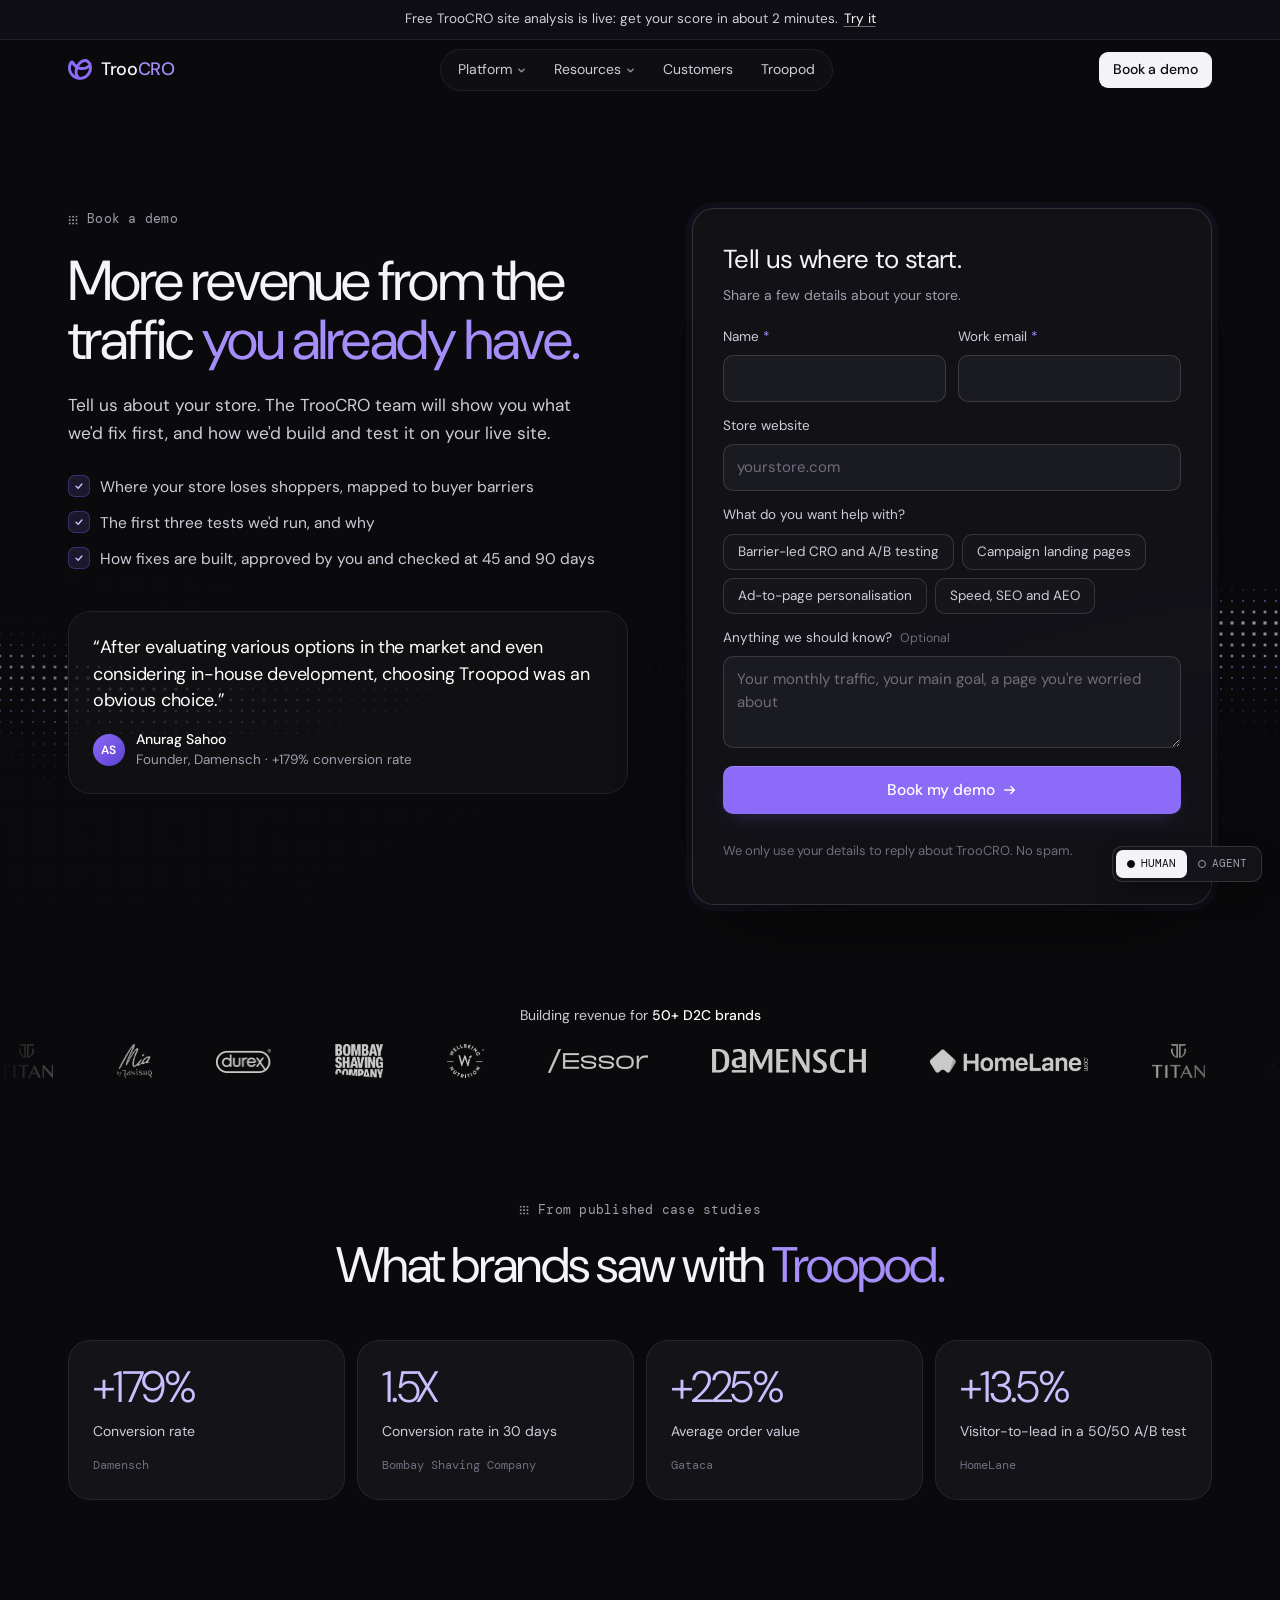
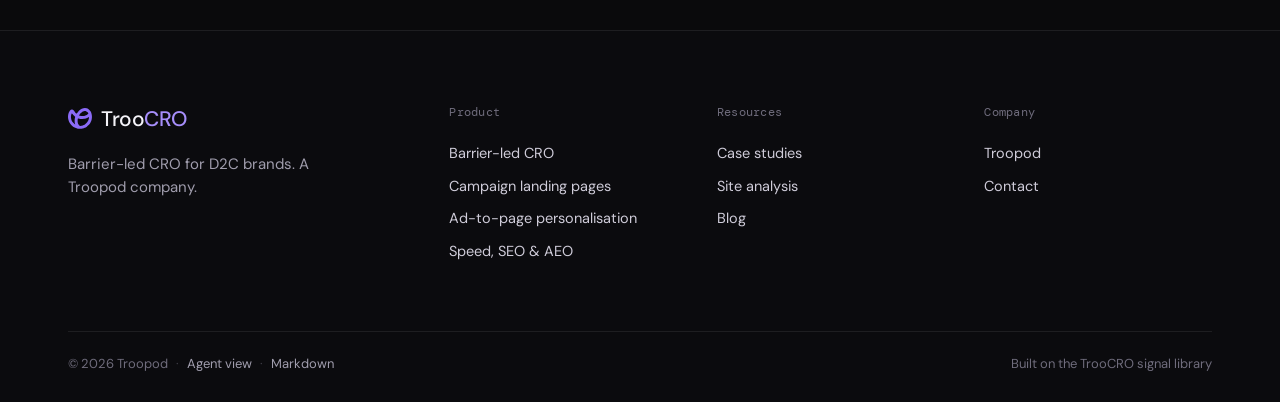
<file: contact.html>
<!DOCTYPE html>
<html lang="en-IN">
<head>
<meta charset="UTF-8">
<meta name="viewport" content="width=device-width, initial-scale=1">
<title>Book a demo: TrooCRO</title>
<meta name="description" content="Talk to the TrooCRO team about what we'd fix first on your store, and how we'd build and test it.">
<meta name="theme-color" content="#0A0A0C">
<meta property="og:title" content="Book a demo: TrooCRO">
<meta property="og:description" content="Talk to the TrooCRO team about what we'd fix first on your store, and how we'd build and test it.">
<meta property="og:type" content="website">
<link rel="icon" type="image/svg+xml" href="assets/logos/troopod-mark.svg">
<link rel="alternate" type="text/markdown" href="contact.md" title="Agent view of this page">
<link rel="preconnect" href="https://fonts.googleapis.com">
<link rel="preconnect" href="https://fonts.gstatic.com" crossorigin>
<link href="https://fonts.googleapis.com/css2?family=DM+Mono:wght@400;500&family=DM+Sans:opsz,wght@9..40,300;9..40,400;9..40,500;9..40,600&display=swap" rel="stylesheet">
<link rel="stylesheet" href="assets/css/troocro.css">
<link rel="stylesheet" href="assets/css/analyze.css"><link rel="stylesheet" href="assets/css/contact.css">
<script type="application/ld+json">
{"@context":"https://schema.org","@type":"ContactPage","name":"Book a demo: TrooCRO","description":"Talk to the TrooCRO team about what we'd fix first on your store.","publisher":{"@type":"Organization","name":"Troopod","url":"https://troopod.io/"}}
</script>
</head>
<body>
<svg width="0" height="0" style="position:absolute" aria-hidden="true">
  <defs>
    <symbol id="mark" viewBox="0 0 314 272"><path fill="currentColor" fill-rule="evenodd" d="M282.6 26.6 Q272.5 16.0 264.9 11.5 Q257.2 7.0 245.0 3.5 Q232.8 0.0 222.2 0.0 Q211.8 0.0 201.2 2.5 Q190.8 5.0 180.1 10.0 Q169.5 15.0 158.4 23.0 Q147.2 31.0 135.6 43.6 Q124.0 56.2 117.8 66.1 Q111.5 76.0 102.6 67.2 Q93.8 58.5 85.8 44.9 Q77.8 31.2 73.0 26.6 Q68.2 22.0 64.0 20.0 Q59.8 18.0 53.0 17.5 Q46.2 17.0 37.8 21.0 Q29.2 25.0 21.6 37.1 Q14.0 49.2 9.5 61.5 Q5.0 73.8 2.5 87.2 Q0.0 100.8 0.0 115.0 Q0.0 129.2 5.5 151.8 Q11.0 174.2 23.0 194.4 Q35.0 214.5 45.6 225.1 Q56.2 235.8 66.8 243.2 Q77.2 250.8 94.8 258.2 Q112.2 265.8 128.5 268.8 Q144.8 271.8 160.9 271.2 Q177.0 270.8 192.1 267.2 Q207.2 263.8 219.9 258.1 Q232.5 252.5 245.8 243.2 Q259.0 234.0 269.9 222.6 Q280.8 211.2 289.8 196.6 Q298.8 182.0 303.8 168.4 Q308.8 154.8 311.2 139.1 Q313.8 123.5 313.2 109.8 Q312.8 96.0 308.8 78.2 Q304.8 60.5 298.8 48.9 Q292.8 37.2 282.6 26.6 Z M274.4 116.8 Q275.0 117.0 274.5 123.8 Q274.0 130.5 272.5 138.0 Q271.0 145.5 268.5 152.9 Q266.0 160.2 263.0 166.4 Q260.0 172.5 252.5 183.0 Q245.0 193.5 235.2 202.2 Q225.5 211.0 221.0 214.0 Q216.5 217.0 207.0 221.5 Q197.5 226.0 191.0 228.0 Q184.5 230.0 174.6 231.5 Q164.8 233.0 160.4 233.0 Q156.0 233.0 151.6 230.0 Q147.2 227.0 142.5 221.6 Q137.8 216.2 134.2 209.4 Q130.8 202.5 128.2 192.5 Q125.8 182.5 125.8 167.0 Q125.8 151.5 128.0 141.8 Q130.2 132.0 136.6 134.4 Q143.0 136.8 151.5 138.8 Q160.0 140.8 168.2 141.8 Q176.5 142.8 187.4 142.8 Q198.2 142.8 211.1 140.8 Q224.0 138.8 232.2 136.2 Q240.5 133.8 251.5 128.8 Q262.5 123.8 268.1 120.1 Q273.8 116.5 274.4 116.8 Z M46.5 73.4 Q50.2 63.8 59.6 76.6 Q69.0 89.5 76.6 97.1 Q84.2 104.8 89.6 109.0 Q95.0 113.2 93.5 117.9 Q92.0 122.5 90.5 129.2 Q89.0 136.0 89.0 138.0 Q89.0 140.0 88.5 140.8 Q88.0 141.5 87.1 152.5 Q86.2 163.5 87.1 177.8 Q88.0 192.0 90.0 200.6 Q92.0 209.2 93.0 211.4 Q94.0 213.5 93.8 214.2 Q93.5 215.0 84.5 208.0 Q75.5 201.0 68.6 193.2 Q61.8 185.5 57.8 179.5 Q53.8 173.5 50.8 167.5 Q47.8 161.5 45.2 154.4 Q42.8 147.2 40.8 136.6 Q38.8 126.0 38.8 114.9 Q38.8 103.8 40.8 93.4 Q42.8 83.0 46.5 73.4 Z M264.5 66.1 Q267.0 71.0 267.0 71.8 Q267.0 72.5 264.1 75.2 Q261.2 78.0 253.2 83.5 Q245.2 89.0 236.6 93.0 Q228.0 97.0 219.2 99.5 Q210.5 102.0 205.0 102.5 Q199.5 103.0 198.0 103.5 Q196.5 104.0 187.2 104.0 Q178.0 104.0 168.6 102.5 Q159.2 101.0 158.6 100.5 Q158.0 100.0 156.8 100.0 Q155.5 100.0 150.9 98.5 Q146.2 97.0 145.5 96.2 Q144.8 95.5 148.2 89.9 Q151.8 84.2 156.8 77.8 Q161.8 71.2 167.6 65.5 Q173.5 59.8 181.9 53.8 Q190.2 47.8 194.2 45.8 Q198.2 43.8 204.2 41.8 Q210.2 39.8 212.0 39.8 Q213.8 39.8 214.5 39.2 Q215.2 38.8 222.4 38.8 Q229.5 38.8 230.2 39.2 Q231.0 39.8 234.1 40.2 Q237.2 40.8 241.4 42.8 Q245.5 44.8 251.1 49.5 Q256.8 54.2 259.4 57.8 Q262.0 61.2 264.5 66.1 Z"/></symbol>
    <symbol id="i-arrow" viewBox="0 0 16 16"><path d="M2 8h11M9 4l4 4-4 4" fill="none" stroke="currentColor" stroke-width="1.6" stroke-linecap="round" stroke-linejoin="round"/></symbol>
    <symbol id="i-left" viewBox="0 0 16 16"><path d="M14 8H3M7 4 3 8l4 4" fill="none" stroke="currentColor" stroke-width="1.6" stroke-linecap="round" stroke-linejoin="round"/></symbol>
    <symbol id="i-chev" viewBox="0 0 10 10"><path d="M2 3.5 5 6.5 8 3.5" fill="none" stroke="currentColor" stroke-width="1.5" stroke-linecap="round" stroke-linejoin="round"/></symbol>
    <symbol id="i-check" viewBox="0 0 12 12"><path d="M2.5 6.3 5 8.6l4.5-5" fill="none" stroke="currentColor" stroke-width="1.7" stroke-linecap="round" stroke-linejoin="round"/></symbol>
    <symbol id="i-spark" viewBox="0 0 16 16"><path d="M8 1.5 9.4 6.6 14.5 8 9.4 9.4 8 14.5 6.6 9.4 1.5 8 6.6 6.6Z" fill="currentColor"/><path d="M13 1.5v3M11.5 3h3" stroke="currentColor" stroke-width="1.2" stroke-linecap="round"/></symbol>
    <symbol id="i-target" viewBox="0 0 16 16"><circle cx="8" cy="8" r="6" fill="none" stroke="currentColor" stroke-width="1.4"/><circle cx="8" cy="8" r="2.4" fill="none" stroke="currentColor" stroke-width="1.4"/></symbol>
    <symbol id="i-layout" viewBox="0 0 16 16"><rect x="2" y="2.5" width="12" height="11" rx="2" fill="none" stroke="currentColor" stroke-width="1.4"/><path d="M2 6h12M6 6v7.5" stroke="currentColor" stroke-width="1.4"/></symbol>
    <symbol id="i-ad" viewBox="0 0 16 16"><path d="M3 10V6l7-3v10l-7-3Zm7-3.5h3M10 9.5h3M5 10.5l1 3" fill="none" stroke="currentColor" stroke-width="1.4" stroke-linejoin="round" stroke-linecap="round"/></symbol>
    <symbol id="i-bolt" viewBox="0 0 16 16"><path d="M9 1.5 3.5 9H8l-1 5.5L12.5 7H8l1-5.5Z" fill="none" stroke="currentColor" stroke-width="1.4" stroke-linejoin="round"/></symbol>
    <symbol id="i-book" viewBox="0 0 16 16"><path d="M3 3.5c2-1 4-1 5 0v10c-1-1-3-1-5 0v-10Zm5 0c1-1 3-1 5 0v10c-2-1-4-1-5 0" fill="none" stroke="currentColor" stroke-width="1.4" stroke-linejoin="round"/></symbol>
    <symbol id="i-scan" viewBox="0 0 16 16"><path d="M2 5V3a1 1 0 0 1 1-1h2M11 2h2a1 1 0 0 1 1 1v2M14 11v2a1 1 0 0 1-1 1h-2M5 14H3a1 1 0 0 1-1-1v-2M4.5 8h7" fill="none" stroke="currentColor" stroke-width="1.4" stroke-linecap="round"/></symbol>
    <symbol id="i-chat" viewBox="0 0 16 16"><path d="M2.5 3.5h11v7h-6l-3 2.5v-2.5h-2v-7Z" fill="none" stroke="currentColor" stroke-width="1.4" stroke-linejoin="round"/></symbol>
    <symbol id="i-pen" viewBox="0 0 16 16"><path d="M10.5 2.5 13.5 5.5 6 13H3v-3l7.5-7.5Z" fill="none" stroke="currentColor" stroke-width="1.4" stroke-linejoin="round"/></symbol>
    <symbol id="i-wa" viewBox="0 0 16 16"><path d="M8 1.6a6.3 6.3 0 0 0-5.4 9.6L1.7 14.4l3.3-.9A6.3 6.3 0 1 0 8 1.6Zm0 11.4a5.1 5.1 0 0 1-2.6-.7l-.2-.1-2 .5.5-1.9-.1-.2A5.1 5.1 0 1 1 8 13Zm2.8-3.8c-.2-.1-.9-.4-1-.5-.2 0-.3-.1-.4.1l-.5.6c-.1.1-.2.1-.4 0a4.2 4.2 0 0 1-2.1-1.8c-.2-.3.2-.3.5-.9.1-.1 0-.2 0-.3l-.5-1.1c-.1-.3-.3-.3-.4-.3h-.3a.6.6 0 0 0-.4.2 1.8 1.8 0 0 0-.6 1.3 3.1 3.1 0 0 0 .7 1.7 7 7 0 0 0 2.7 2.4c1 .4 1.4.5 1.9.4a1.6 1.6 0 0 0 1-.7 1.3 1.3 0 0 0 .1-.7c0-.1-.2-.2-.3-.3Z" fill="currentColor"/></symbol>
    <symbol id="i-shield" viewBox="0 0 24 24"><path d="M12 3 5 6v5.5c0 4.2 3 7.8 7 9.5 4-1.7 7-5.3 7-9.5V6l-7-3Z" fill="none" stroke="currentColor" stroke-width="1.5" stroke-linejoin="round"/><path d="m9 12 2.2 2.2L15.5 10" fill="none" stroke="currentColor" stroke-width="1.5" stroke-linecap="round" stroke-linejoin="round"/></symbol>
    <symbol id="i-trace" viewBox="0 0 24 24"><circle cx="6" cy="6" r="2.5" fill="none" stroke="currentColor" stroke-width="1.5"/><circle cx="18" cy="18" r="2.5" fill="none" stroke="currentColor" stroke-width="1.5"/><path d="M8.5 6H14a3 3 0 0 1 3 3v6.5M6 8.5V14a3 3 0 0 0 3 3h6.5" fill="none" stroke="currentColor" stroke-width="1.5"/></symbol>
    <symbol id="i-gauge" viewBox="0 0 24 24"><path d="M4 16a8 8 0 1 1 16 0" fill="none" stroke="currentColor" stroke-width="1.5" stroke-linecap="round"/><path d="m12 16 4-5" stroke="currentColor" stroke-width="1.5" stroke-linecap="round"/><circle cx="12" cy="16" r="1.4" fill="currentColor"/></symbol>
    <symbol id="i-cal" viewBox="0 0 24 24"><rect x="4" y="5" width="16" height="15" rx="2.5" fill="none" stroke="currentColor" stroke-width="1.5"/><path d="M4 10h16M9 3v4M15 3v4" stroke="currentColor" stroke-width="1.5" stroke-linecap="round"/><path d="m9.5 15 1.8 1.8 3.4-3.6" fill="none" stroke="currentColor" stroke-width="1.5" stroke-linecap="round" stroke-linejoin="round"/></symbol>
  </defs>
</svg>
<svg width="0" height="0" style="position:absolute" aria-hidden="true"><defs><linearGradient id="ringGrad" x1="0" y1="0" x2="1" y2="1"><stop offset="0" stop-color="#6A4BE6"/><stop offset="1" stop-color="#CBBEFD"/></linearGradient></defs></svg>

<div class="announce">Free TrooCRO site analysis is live: get your score in about 2 minutes.<a href="analyze.html">Try it</a></div>

<header class="site-header">
  <div class="wrap nav-bar">
    <a class="brand" href="index.html" aria-label="TrooCRO home"><span class="brand-mark"><svg><use href="#mark"/></svg></span><span class="brand-word">Troo<span class="cro">CRO</span></span></a>
    <nav class="nav-pill main" aria-label="Main">
      <div class="nav-item" data-menu>
        <button class="nav-link" aria-expanded="false">Platform <svg class="chev"><use href="#i-chev"/></svg></button>
        <div class="mega" role="menu">
          <div class="mega-quote">
            <p>“Their structured CRO execution and end-to-end ownership delivered clear improvements in engagement and conversion performance.”</p>
            <div class="who"><span class="avatar">A</span><div><b>Aditya</b>Founder, Gataca</div></div>
          </div>
          <div class="mega-links">
            <a class="mega-link" href="index.html#platform"><span class="ico"><svg><use href="#i-target"/></svg></span><span><b>Barrier-led CRO</b><span>Find and fix why shoppers drop off</span></span></a>
            <a class="mega-link" href="index.html#platform"><span class="ico"><svg><use href="#i-layout"/></svg></span><span><b>Campaign landing pages</b><span>A page for every campaign</span></span></a>
            <a class="mega-link" href="index.html#platform"><span class="ico"><svg><use href="#i-ad"/></svg></span><span><b>Ad-to-page personalisation</b><span>Every ad matched to its page</span></span></a>
            <a class="mega-link" href="index.html#platform"><span class="ico"><svg><use href="#i-bolt"/></svg></span><span><b>Speed, SEO &amp; AEO</b><span>Fast, findable, recommended by AI</span></span></a>
          </div>
        </div>
      </div>
      <div class="nav-item" data-menu>
        <button class="nav-link" aria-expanded="false">Resources <svg class="chev"><use href="#i-chev"/></svg></button>
        <div class="mega" role="menu">
          <div class="mega-quote">
            <p>“Their proactive approach has made the site faster, more reliable, and easier to scale.”</p>
            <div class="who"><span class="avatar">S</span><div><b>Swati</b>Founder, Nabhisutra</div></div>
          </div>
          <div class="mega-links">
            <a class="mega-link" href="https://troopod.io/case-studies" target="_blank" rel="noopener"><span class="ico"><svg><use href="#i-book"/></svg></span><span><b>Case studies</b><span>Real results from real brands</span></span></a>
            <a class="mega-link" href="analyze.html"><span class="ico"><svg><use href="#i-scan"/></svg></span><span><b>Site analysis</b><span>Your score in about 2 minutes</span></span></a>
            <a class="mega-link" href="https://troopod.io/blogs" target="_blank" rel="noopener"><span class="ico"><svg><use href="#i-pen"/></svg></span><span><b>Blog</b><span>Notes on growth and CRO</span></span></a>
            <a class="mega-link" href="contact.html"><span class="ico"><svg><use href="#i-chat"/></svg></span><span><b>Talk to us</b><span>Book a demo with the team</span></span></a>
          </div>
        </div>
      </div>
      <a class="nav-link" href="index.html#customers">Customers</a>
      <a class="nav-link" href="https://troopod.io/" target="_blank" rel="noopener">Troopod</a>
    </nav>
    <div class="nav-right">
      <a class="btn btn-light btn-sm" href="contact.html">Book a demo</a>
      <button class="nav-burger" aria-label="Open menu" data-open-sheet><span></span></button>
    </div>
  </div>
</header>

<div class="float-nav" aria-hidden="true">
  <nav class="nav-pill" aria-label="Quick">
    <a class="float-brand" href="#top" aria-label="Back to top"><svg><use href="#mark"/></svg></a>
    <a class="nav-link" href="index.html#platform">Platform</a>
    <a class="nav-link" href="index.html#customers">Customers</a>
    <a class="nav-link" href="analyze.html">Site analysis</a>
    <a class="nav-link" href="https://troopod.io/" target="_blank" rel="noopener">Troopod</a>
    <a class="btn btn-primary btn-sm nav-cta-in-pill" href="contact.html">Book a demo</a>
  </nav>
</div>

<div class="mobile-sheet" aria-hidden="true">
  <div class="ms-top">
    <a class="brand" href="index.html"><span class="brand-mark"><svg><use href="#mark"/></svg></span><span class="brand-word">Troo<span class="cro">CRO</span></span></a>
    <button class="ms-close" aria-label="Close menu" data-close-sheet>&times;</button>
  </div>
  <div class="ms-group"><h4>Platform</h4><a href="index.html#platform" data-close-sheet>Barrier-led CRO</a><a href="index.html#platform" data-close-sheet>Campaign landing pages</a><a href="index.html#platform" data-close-sheet>Ad-to-page personalisation</a><a href="index.html#platform" data-close-sheet>Speed, SEO &amp; AEO</a></div>
  <div class="ms-group"><h4>Resources</h4><a href="https://troopod.io/case-studies" target="_blank" rel="noopener">Case studies</a><a href="analyze.html">Site analysis</a><a href="https://troopod.io/blogs" target="_blank" rel="noopener">Blog</a></div>
  <div class="ms-group"><h4>Company</h4><a href="index.html#customers" data-close-sheet>Customers</a><a href="https://troopod.io/" target="_blank" rel="noopener">Troopod</a><a href="contact.html">Contact</a></div>
  <div class="btn-row"><a class="btn btn-primary" href="analyze.html">Analyze your site</a><a class="btn btn-ghost" href="contact.html">Book a demo</a></div>
</div>

<main id="top" class="ct-page">
  <section class="ct-hero" aria-labelledby="ct-title">
    <canvas class="hero-canvas" aria-hidden="true"></canvas>
    <div class="wrap ct-grid">
      <div class="ct-copy">
        <span class="eyebrow">Book a demo</span>
        <h1 class="h1" id="ct-title" data-burst>More revenue from the traffic <span class="hl">you already have.</span></h1>
        <p class="lead">Tell us about your store. The TrooCRO team will show you what we'd fix first, and how we'd build and test it on your live site.</p>
        <ul class="ct-points">
          <li><svg width="14" height="14"><use href="#i-check"/></svg>Where your store loses shoppers, mapped to buyer barriers</li>
          <li><svg width="14" height="14"><use href="#i-check"/></svg>The first three tests we'd run, and why</li>
          <li><svg width="14" height="14"><use href="#i-check"/></svg>How fixes are built, approved by you and checked at 45 and 90 days</li>
        </ul>
        <figure class="ct-quote">
          <blockquote>“After evaluating various options in the market and even considering in-house development, choosing Troopod was an obvious choice.”</blockquote>
          <figcaption class="person"><span class="avatar">AS</span><div><b>Anurag Sahoo</b>Founder, Damensch · +179% conversion rate</div></figcaption>
        </figure>
      </div>

      <div class="ct-card" id="demo">
        <div data-ct-formwrap>
          <h2 class="ct-h2">Tell us where to start.</h2>
          <p class="an-sub">Share a few details about your store.</p>
          <div class="ct-attach" data-ct-attach hidden></div>
          <form data-ct-form novalidate>
            <div class="ct-row">
              <label class="ct-field"><span>Name <i>*</i></span><input name="name" type="text" autocomplete="name" required></label>
              <label class="ct-field"><span>Work email <i>*</i></span><input name="email" type="email" autocomplete="email" required></label>
            </div>
            <label class="ct-field"><span>Store website</span><input name="website" type="text" inputmode="url" autocapitalize="none" spellcheck="false" placeholder="yourstore.com"></label>
            <fieldset class="ct-field ct-checks">
              <legend>What do you want help with?</legend>
              <label class="an-opt"><input type="checkbox" name="interests" value="Barrier-led CRO and A/B testing"><span>Barrier-led CRO and A/B testing</span></label>
              <label class="an-opt"><input type="checkbox" name="interests" value="Campaign landing pages"><span>Campaign landing pages</span></label>
              <label class="an-opt"><input type="checkbox" name="interests" value="Ad-to-page personalisation"><span>Ad-to-page personalisation</span></label>
              <label class="an-opt"><input type="checkbox" name="interests" value="Speed, SEO and AEO"><span>Speed, SEO and AEO</span></label>
            </fieldset>
            <label class="ct-field"><span>Anything we should know? <em>Optional</em></span><textarea name="message" rows="3" placeholder="Your monthly traffic, your main goal, a page you're worried about"></textarea></label>
            <input class="hp" name="hp_field" tabindex="-1" autocomplete="off" aria-hidden="true">
            <button class="btn btn-primary ct-submit" type="submit">Book my demo <svg width="14" height="14"><use href="#i-arrow"/></svg></button>
            <div class="an-err" data-ct-err role="alert"></div>
            <p class="an-note">We only use your details to reply about TrooCRO. No spam.</p>
          </form>
        </div>
        <div class="ct-done" data-ct-done hidden>
          <span class="ct-done-ico"><svg width="22" height="22"><use href="#i-check"/></svg></span>
          <h2 class="ct-h2" data-ct-done-title>Thanks. Your request is in.</h2>
          <p class="an-sub" data-ct-done-text>Your details are saved with the TrooCRO team. For the fastest reply, message us on WhatsApp.</p>
          <div class="btn-row" style="margin-top:20px"><a class="btn btn-light" data-ct-wa href="https://wa.me/919810483552" target="_blank" rel="noopener"><svg width="15" height="15"><use href="#i-wa"/></svg>Message us on WhatsApp</a><a class="btn btn-ghost" href="analyze.html">Analyze your site</a></div>
        </div>
        
      </div>
    </div>
  </section>

  <section class="ct-proof" aria-label="Brands we work with">
    <div class="label">Building revenue for <b>50+ D2C brands</b></div>
    <div class="marquee">
      <div class="marquee-track">
        <img src="assets/logos/titan.png" class="tall" alt="Titan"><img src="assets/logos/mia-by-tanishq.png" class="tall" alt="Mia by Tanishq"><img src="assets/logos/durex.png" alt="Durex"><img src="assets/logos/bombay-shaving-company.png" class="tall" alt="Bombay Shaving Company"><img src="assets/logos/wellbeing-nutrition.png" class="tall" alt="Wellbeing Nutrition"><img src="assets/logos/essor.png" alt="ESSOR Group"><img src="assets/logos/damensch.png" alt="Damensch"><img src="assets/logos/homelane.png" alt="HomeLane">
        <img src="assets/logos/titan.png" class="tall" alt="" aria-hidden="true"><img src="assets/logos/mia-by-tanishq.png" class="tall" alt="" aria-hidden="true"><img src="assets/logos/durex.png" alt="" aria-hidden="true"><img src="assets/logos/bombay-shaving-company.png" class="tall" alt="" aria-hidden="true"><img src="assets/logos/wellbeing-nutrition.png" class="tall" alt="" aria-hidden="true"><img src="assets/logos/essor.png" alt="" aria-hidden="true"><img src="assets/logos/damensch.png" alt="" aria-hidden="true"><img src="assets/logos/homelane.png" alt="" aria-hidden="true">
      </div>
    </div>
  </section>

  <section class="ct-results" aria-labelledby="ct-results-title">
    <div class="wrap">
      <div class="sec-head"><span class="eyebrow rv">From published case studies</span><h2 class="h2 rv" id="ct-results-title" data-burst>What brands saw with <span class="hl">Troopod.</span></h2></div>
      <div class="ct-stats">
        <a class="ct-stat rv" href="https://troopod.io/case-studies" target="_blank" rel="noopener"><b>+179%</b><span>Conversion rate</span><em>Damensch</em></a>
        <a class="ct-stat rv d1" href="https://troopod.io/case-studies" target="_blank" rel="noopener"><b>1.5X</b><span>Conversion rate in 30 days</span><em>Bombay Shaving Company</em></a>
        <a class="ct-stat rv d2" href="https://troopod.io/case-studies" target="_blank" rel="noopener"><b>+225%</b><span>Average order value</span><em>Gataca</em></a>
        <a class="ct-stat rv d3" href="https://troopod.io/case-studies" target="_blank" rel="noopener"><b>+13.5%</b><span>Visitor-to-lead in a 50/50 A/B test</span><em>HomeLane</em></a>
      </div>
    </div>
  </section>
</main>


<footer class="site-footer">
  <div class="wrap">
    <div class="foot-grid">
      <div>
        <a class="brand" href="index.html"><span class="brand-mark"><svg><use href="#mark"/></svg></span><span class="brand-word">Troo<span class="cro">CRO</span></span></a>
        <p>Barrier-led CRO for D2C brands. A Troopod company.</p>
      </div>
      <div class="foot-col"><h4>Product</h4><a href="index.html#platform">Barrier-led CRO</a><a href="index.html#platform">Campaign landing pages</a><a href="index.html#platform">Ad-to-page personalisation</a><a href="index.html#platform">Speed, SEO &amp; AEO</a></div>
      <div class="foot-col"><h4>Resources</h4><a href="https://troopod.io/case-studies" target="_blank" rel="noopener">Case studies</a><a href="analyze.html">Site analysis</a><a href="https://troopod.io/blogs" target="_blank" rel="noopener">Blog</a></div>
      <div class="foot-col"><h4>Company</h4><a href="https://troopod.io/" target="_blank" rel="noopener">Troopod</a><a href="contact.html">Contact</a></div>
    </div>
    <div class="foot-bottom">
      <span>© 2026 Troopod<span class="sep">·</span><a href="#" data-agent-open>Agent view</a><span class="sep">·</span><a href="contact.md">Markdown</a></span>
      <span>Built on the TrooCRO signal library</span>
    </div>
  </div>
</footer>

<div class="view-toggle" role="group" aria-label="View mode"><button class="on" data-view="human">HUMAN</button><button data-view="agent">AGENT</button></div>
<div class="agent-view" aria-hidden="true"><div class="agent-head"><span>Agent view of this page · same facts as the page, as text</span><a href="#" data-agent-close>Back to human view</a></div><pre data-agent-pre></pre></div>

<script type="text/markdown" id="agent-md">---
title: "Book a demo: TrooCRO"
description: "Talk to the TrooCRO team about what we'd fix first on your store, and how we'd build and test it."
url: contact.html
format: agent view of this page (the same facts as the page, as text)
---

# More revenue from the traffic you already have.

Tell us about your store. The TrooCRO team will show you what we'd fix first, and how we'd build and test it on your live site.

- Where your store loses shoppers, mapped to buyer barriers
- The first three tests we'd run, and why
- How fixes are built, approved by you and checked at 45 and 90 days

"After evaluating various options in the market and even considering in-house development, choosing Troopod was an obvious choice." (Anurag Sahoo, Founder, Damensch: +179% conversion rate)

## Actions
Forms on this page, and what they send:

### Book a demo
- Method: POST
- `name` (text, required): Name
- `email` (email, required): Work email
- `website` (text): Store website
- `interests` (checkbox): Barrier-led CRO and A/B testing
- `interests` (checkbox): Campaign landing pages
- `interests` (checkbox): Ad-to-page personalisation
- `interests` (checkbox): Speed, SEO and AEO
- `message` (textarea): Anything we should know
- `hp_field` (text): leave empty

## From published case studies
- Damensch: +179% conversion rate
- Bombay Shaving Company: 1.5X conversion rate in 30 days
- Gataca: +225% average order value
- HomeLane: +13.5% visitor-to-lead in a 50/50 A/B test

## Contact
Free site analysis: analyze.html
</script>
<script src="assets/js/config.js" defer></script><script src="assets/js/site.js" defer></script><script src="assets/js/contact.js" defer></script>
</body>
</html>
</file>
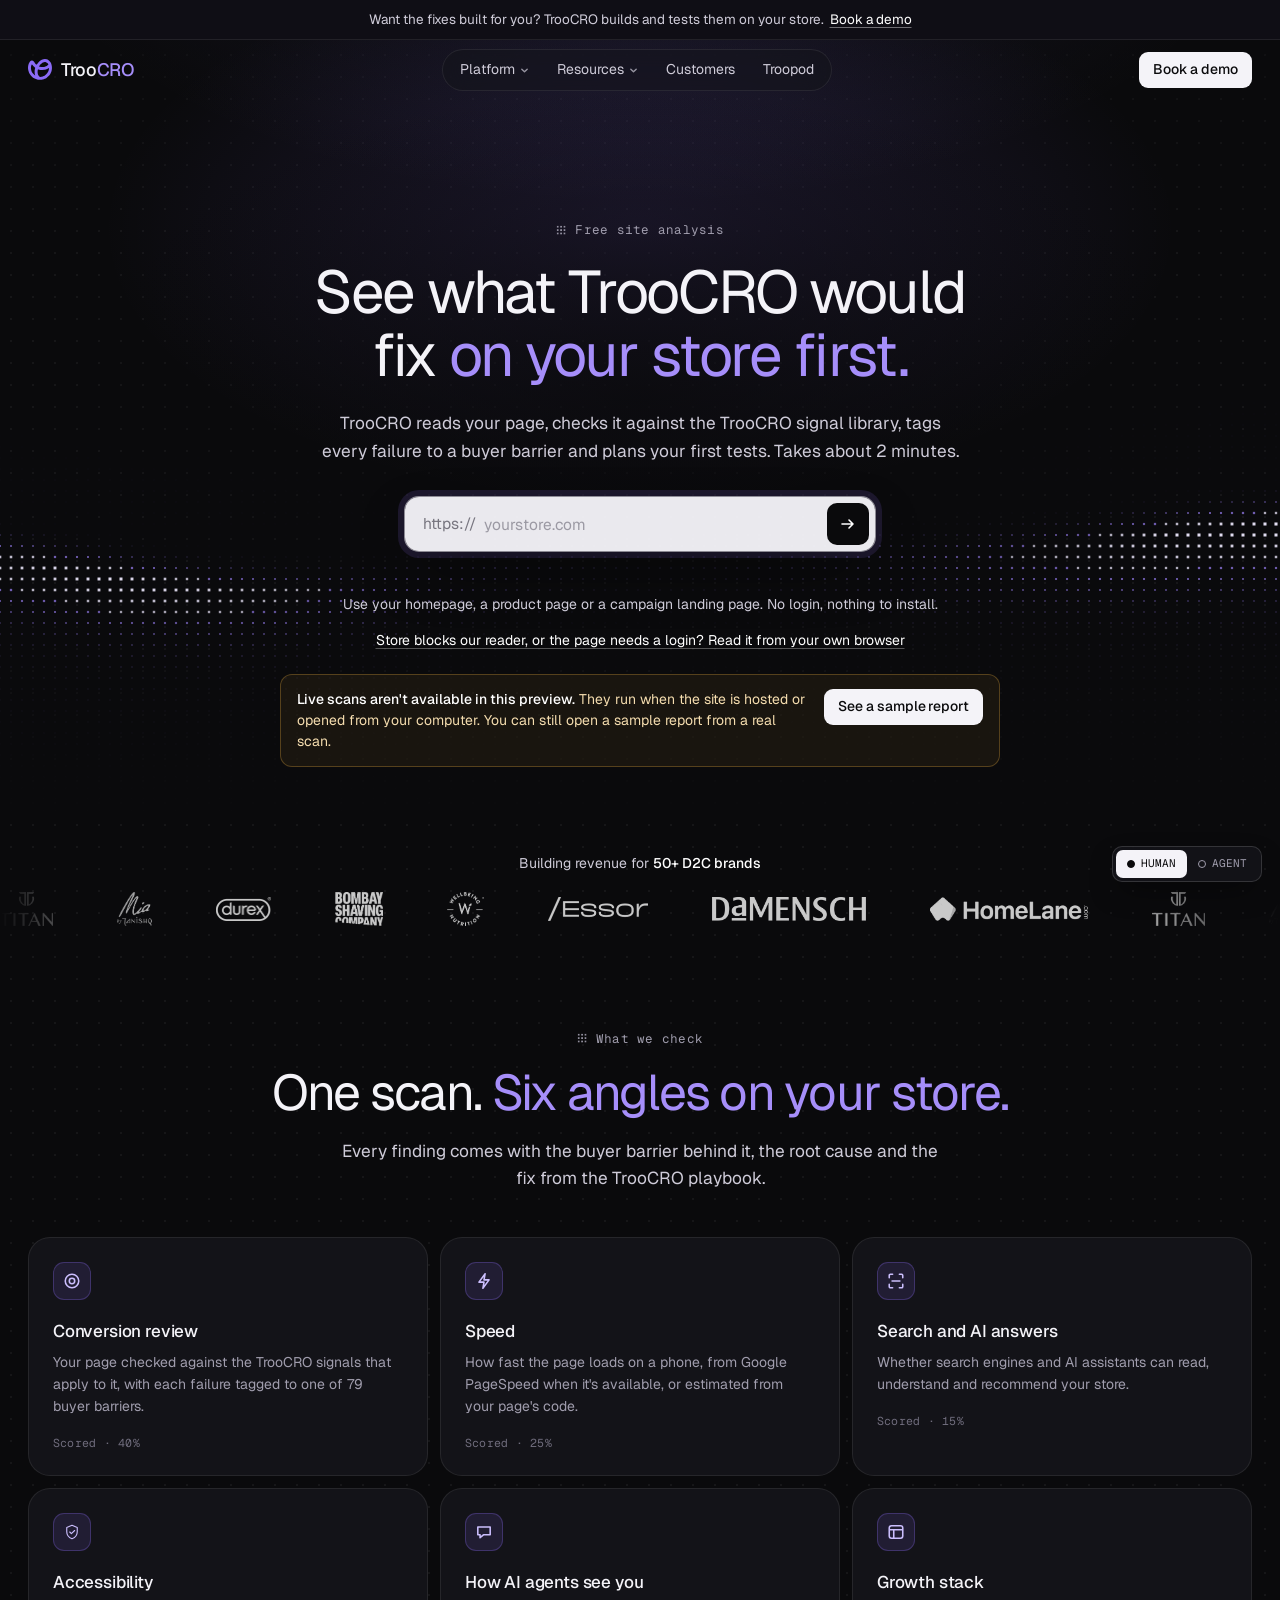
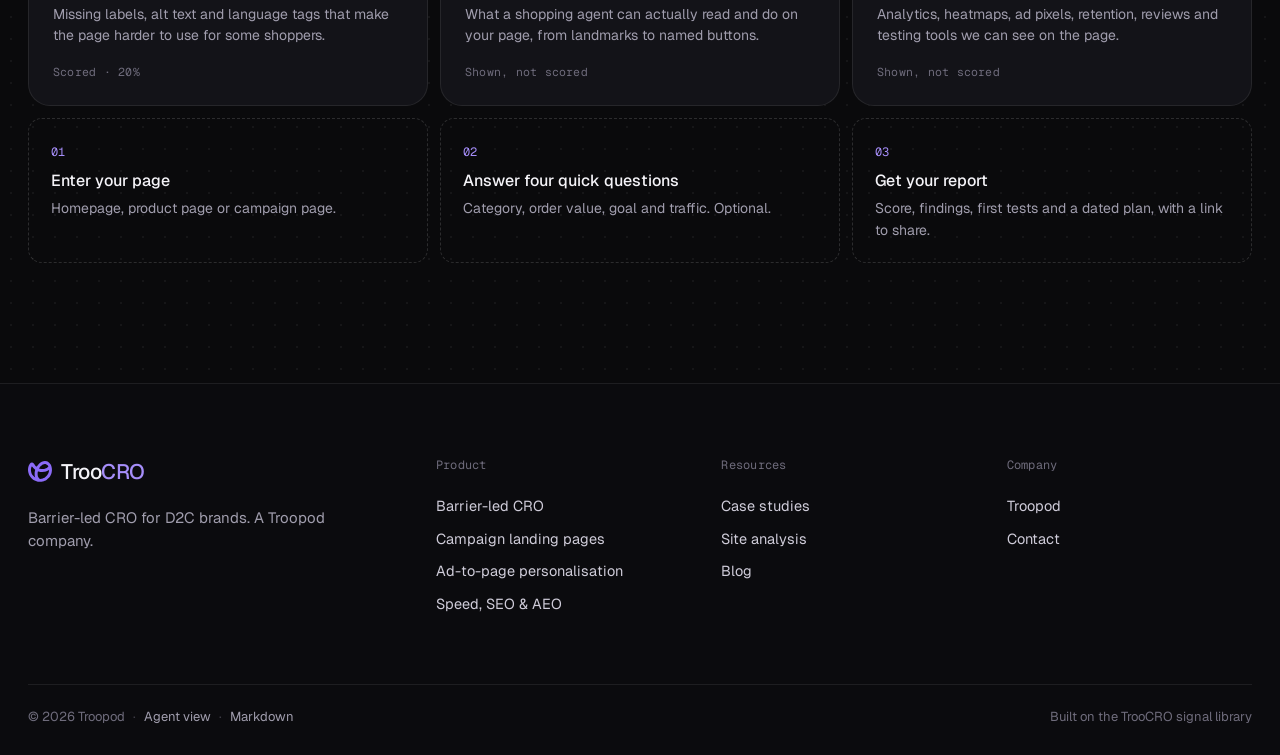
<file: v3/analyze.html>
<!DOCTYPE html>
<html lang="en-IN">
<head>
<meta charset="UTF-8">
<meta name="viewport" content="width=device-width, initial-scale=1">
<title>Free site analysis: TrooCRO</title>
<meta name="description" content="See what TrooCRO would fix on your store first. Score, findings tied to buyer barriers, first tests and a dated plan in about 2 minutes.">
<meta name="theme-color" content="#0A0A0C">
<meta property="og:title" content="Free site analysis: TrooCRO">
<meta property="og:description" content="See what TrooCRO would fix on your store first. Score, findings tied to buyer barriers, first tests and a dated plan in about 2 minutes.">
<meta property="og:type" content="website">
<link rel="icon" type="image/svg+xml" href="assets/logos/troopod-mark.svg">
<link rel="alternate" type="text/markdown" href="analyze.md" title="Agent view of this page">
<link rel="preconnect" href="https://fonts.googleapis.com">
<link rel="preconnect" href="https://fonts.gstatic.com" crossorigin>
<link href="https://fonts.googleapis.com/css2?family=DM+Mono:wght@400;500&family=Geist:wght@400;500;600;700&family=Geist+Mono:wght@400;500&family=DM+Sans:opsz,wght@9..40,300;9..40,400;9..40,500;9..40,600&display=swap" rel="stylesheet">
<link rel="stylesheet" href="assets/css/troocro.css">
<link rel="stylesheet" href="assets/css/analyze.css?v=14.31">
<link rel="stylesheet" href="assets/css/audit.css?v=5.0">
<link rel="stylesheet" href="assets/css/report.css?v=3.0">
<script type="application/ld+json">
{"@context":"https://schema.org","@type":"WebApplication","name":"TrooCRO site analysis","applicationCategory":"BusinessApplication","operatingSystem":"Web","offers":{"@type":"Offer","price":"0","priceCurrency":"INR"},"publisher":{"@type":"Organization","name":"Troopod","url":"https://troopod.io/"},"description":"Free conversion analysis for D2C stores: score, findings tied to buyer barriers, first tests and a dated plan."}
</script>
</head>
<body class="an-app">
<svg width="0" height="0" style="position:absolute" aria-hidden="true">
  <defs>
    <symbol id="mark" viewBox="0 0 314 272"><path fill="currentColor" fill-rule="evenodd" d="M282.6 26.6 Q272.5 16.0 264.9 11.5 Q257.2 7.0 245.0 3.5 Q232.8 0.0 222.2 0.0 Q211.8 0.0 201.2 2.5 Q190.8 5.0 180.1 10.0 Q169.5 15.0 158.4 23.0 Q147.2 31.0 135.6 43.6 Q124.0 56.2 117.8 66.1 Q111.5 76.0 102.6 67.2 Q93.8 58.5 85.8 44.9 Q77.8 31.2 73.0 26.6 Q68.2 22.0 64.0 20.0 Q59.8 18.0 53.0 17.5 Q46.2 17.0 37.8 21.0 Q29.2 25.0 21.6 37.1 Q14.0 49.2 9.5 61.5 Q5.0 73.8 2.5 87.2 Q0.0 100.8 0.0 115.0 Q0.0 129.2 5.5 151.8 Q11.0 174.2 23.0 194.4 Q35.0 214.5 45.6 225.1 Q56.2 235.8 66.8 243.2 Q77.2 250.8 94.8 258.2 Q112.2 265.8 128.5 268.8 Q144.8 271.8 160.9 271.2 Q177.0 270.8 192.1 267.2 Q207.2 263.8 219.9 258.1 Q232.5 252.5 245.8 243.2 Q259.0 234.0 269.9 222.6 Q280.8 211.2 289.8 196.6 Q298.8 182.0 303.8 168.4 Q308.8 154.8 311.2 139.1 Q313.8 123.5 313.2 109.8 Q312.8 96.0 308.8 78.2 Q304.8 60.5 298.8 48.9 Q292.8 37.2 282.6 26.6 Z M274.4 116.8 Q275.0 117.0 274.5 123.8 Q274.0 130.5 272.5 138.0 Q271.0 145.5 268.5 152.9 Q266.0 160.2 263.0 166.4 Q260.0 172.5 252.5 183.0 Q245.0 193.5 235.2 202.2 Q225.5 211.0 221.0 214.0 Q216.5 217.0 207.0 221.5 Q197.5 226.0 191.0 228.0 Q184.5 230.0 174.6 231.5 Q164.8 233.0 160.4 233.0 Q156.0 233.0 151.6 230.0 Q147.2 227.0 142.5 221.6 Q137.8 216.2 134.2 209.4 Q130.8 202.5 128.2 192.5 Q125.8 182.5 125.8 167.0 Q125.8 151.5 128.0 141.8 Q130.2 132.0 136.6 134.4 Q143.0 136.8 151.5 138.8 Q160.0 140.8 168.2 141.8 Q176.5 142.8 187.4 142.8 Q198.2 142.8 211.1 140.8 Q224.0 138.8 232.2 136.2 Q240.5 133.8 251.5 128.8 Q262.5 123.8 268.1 120.1 Q273.8 116.5 274.4 116.8 Z M46.5 73.4 Q50.2 63.8 59.6 76.6 Q69.0 89.5 76.6 97.1 Q84.2 104.8 89.6 109.0 Q95.0 113.2 93.5 117.9 Q92.0 122.5 90.5 129.2 Q89.0 136.0 89.0 138.0 Q89.0 140.0 88.5 140.8 Q88.0 141.5 87.1 152.5 Q86.2 163.5 87.1 177.8 Q88.0 192.0 90.0 200.6 Q92.0 209.2 93.0 211.4 Q94.0 213.5 93.8 214.2 Q93.5 215.0 84.5 208.0 Q75.5 201.0 68.6 193.2 Q61.8 185.5 57.8 179.5 Q53.8 173.5 50.8 167.5 Q47.8 161.5 45.2 154.4 Q42.8 147.2 40.8 136.6 Q38.8 126.0 38.8 114.9 Q38.8 103.8 40.8 93.4 Q42.8 83.0 46.5 73.4 Z M264.5 66.1 Q267.0 71.0 267.0 71.8 Q267.0 72.5 264.1 75.2 Q261.2 78.0 253.2 83.5 Q245.2 89.0 236.6 93.0 Q228.0 97.0 219.2 99.5 Q210.5 102.0 205.0 102.5 Q199.5 103.0 198.0 103.5 Q196.5 104.0 187.2 104.0 Q178.0 104.0 168.6 102.5 Q159.2 101.0 158.6 100.5 Q158.0 100.0 156.8 100.0 Q155.5 100.0 150.9 98.5 Q146.2 97.0 145.5 96.2 Q144.8 95.5 148.2 89.9 Q151.8 84.2 156.8 77.8 Q161.8 71.2 167.6 65.5 Q173.5 59.8 181.9 53.8 Q190.2 47.8 194.2 45.8 Q198.2 43.8 204.2 41.8 Q210.2 39.8 212.0 39.8 Q213.8 39.8 214.5 39.2 Q215.2 38.8 222.4 38.8 Q229.5 38.8 230.2 39.2 Q231.0 39.8 234.1 40.2 Q237.2 40.8 241.4 42.8 Q245.5 44.8 251.1 49.5 Q256.8 54.2 259.4 57.8 Q262.0 61.2 264.5 66.1 Z"/></symbol>
    <symbol id="i-arrow" viewBox="0 0 16 16"><path d="M2 8h11M9 4l4 4-4 4" fill="none" stroke="currentColor" stroke-width="1.6" stroke-linecap="round" stroke-linejoin="round"/></symbol>
    <symbol id="i-left" viewBox="0 0 16 16"><path d="M14 8H3M7 4 3 8l4 4" fill="none" stroke="currentColor" stroke-width="1.6" stroke-linecap="round" stroke-linejoin="round"/></symbol>
    <symbol id="i-chev" viewBox="0 0 10 10"><path d="M2 3.5 5 6.5 8 3.5" fill="none" stroke="currentColor" stroke-width="1.5" stroke-linecap="round" stroke-linejoin="round"/></symbol>
    <symbol id="i-check" viewBox="0 0 12 12"><path d="M2.5 6.3 5 8.6l4.5-5" fill="none" stroke="currentColor" stroke-width="1.7" stroke-linecap="round" stroke-linejoin="round"/></symbol>
    <symbol id="i-spark" viewBox="0 0 16 16"><path d="M8 1.5 9.4 6.6 14.5 8 9.4 9.4 8 14.5 6.6 9.4 1.5 8 6.6 6.6Z" fill="currentColor"/><path d="M13 1.5v3M11.5 3h3" stroke="currentColor" stroke-width="1.2" stroke-linecap="round"/></symbol>
    <symbol id="i-target" viewBox="0 0 16 16"><circle cx="8" cy="8" r="6" fill="none" stroke="currentColor" stroke-width="1.4"/><circle cx="8" cy="8" r="2.4" fill="none" stroke="currentColor" stroke-width="1.4"/></symbol>
    <symbol id="i-layout" viewBox="0 0 16 16"><rect x="2" y="2.5" width="12" height="11" rx="2" fill="none" stroke="currentColor" stroke-width="1.4"/><path d="M2 6h12M6 6v7.5" stroke="currentColor" stroke-width="1.4"/></symbol>
    <symbol id="i-ad" viewBox="0 0 16 16"><path d="M3 10V6l7-3v10l-7-3Zm7-3.5h3M10 9.5h3M5 10.5l1 3" fill="none" stroke="currentColor" stroke-width="1.4" stroke-linejoin="round" stroke-linecap="round"/></symbol>
    <symbol id="i-bolt" viewBox="0 0 16 16"><path d="M9 1.5 3.5 9H8l-1 5.5L12.5 7H8l1-5.5Z" fill="none" stroke="currentColor" stroke-width="1.4" stroke-linejoin="round"/></symbol>
    <symbol id="i-book" viewBox="0 0 16 16"><path d="M3 3.5c2-1 4-1 5 0v10c-1-1-3-1-5 0v-10Zm5 0c1-1 3-1 5 0v10c-2-1-4-1-5 0" fill="none" stroke="currentColor" stroke-width="1.4" stroke-linejoin="round"/></symbol>
    <symbol id="i-scan" viewBox="0 0 16 16"><path d="M2 5V3a1 1 0 0 1 1-1h2M11 2h2a1 1 0 0 1 1 1v2M14 11v2a1 1 0 0 1-1 1h-2M5 14H3a1 1 0 0 1-1-1v-2M4.5 8h7" fill="none" stroke="currentColor" stroke-width="1.4" stroke-linecap="round"/></symbol>
    <symbol id="i-chat" viewBox="0 0 16 16"><path d="M2.5 3.5h11v7h-6l-3 2.5v-2.5h-2v-7Z" fill="none" stroke="currentColor" stroke-width="1.4" stroke-linejoin="round"/></symbol>
    <symbol id="i-pen" viewBox="0 0 16 16"><path d="M10.5 2.5 13.5 5.5 6 13H3v-3l7.5-7.5Z" fill="none" stroke="currentColor" stroke-width="1.4" stroke-linejoin="round"/></symbol>
    <symbol id="i-wa" viewBox="0 0 16 16"><path d="M8 1.6a6.3 6.3 0 0 0-5.4 9.6L1.7 14.4l3.3-.9A6.3 6.3 0 1 0 8 1.6Zm0 11.4a5.1 5.1 0 0 1-2.6-.7l-.2-.1-2 .5.5-1.9-.1-.2A5.1 5.1 0 1 1 8 13Zm2.8-3.8c-.2-.1-.9-.4-1-.5-.2 0-.3-.1-.4.1l-.5.6c-.1.1-.2.1-.4 0a4.2 4.2 0 0 1-2.1-1.8c-.2-.3.2-.3.5-.9.1-.1 0-.2 0-.3l-.5-1.1c-.1-.3-.3-.3-.4-.3h-.3a.6.6 0 0 0-.4.2 1.8 1.8 0 0 0-.6 1.3 3.1 3.1 0 0 0 .7 1.7 7 7 0 0 0 2.7 2.4c1 .4 1.4.5 1.9.4a1.6 1.6 0 0 0 1-.7 1.3 1.3 0 0 0 .1-.7c0-.1-.2-.2-.3-.3Z" fill="currentColor"/></symbol>
    <symbol id="i-shield" viewBox="0 0 24 24"><path d="M12 3 5 6v5.5c0 4.2 3 7.8 7 9.5 4-1.7 7-5.3 7-9.5V6l-7-3Z" fill="none" stroke="currentColor" stroke-width="1.5" stroke-linejoin="round"/><path d="m9 12 2.2 2.2L15.5 10" fill="none" stroke="currentColor" stroke-width="1.5" stroke-linecap="round" stroke-linejoin="round"/></symbol>
    <symbol id="i-trace" viewBox="0 0 24 24"><circle cx="6" cy="6" r="2.5" fill="none" stroke="currentColor" stroke-width="1.5"/><circle cx="18" cy="18" r="2.5" fill="none" stroke="currentColor" stroke-width="1.5"/><path d="M8.5 6H14a3 3 0 0 1 3 3v6.5M6 8.5V14a3 3 0 0 0 3 3h6.5" fill="none" stroke="currentColor" stroke-width="1.5"/></symbol>
    <symbol id="i-gauge" viewBox="0 0 24 24"><path d="M4 16a8 8 0 1 1 16 0" fill="none" stroke="currentColor" stroke-width="1.5" stroke-linecap="round"/><path d="m12 16 4-5" stroke="currentColor" stroke-width="1.5" stroke-linecap="round"/><circle cx="12" cy="16" r="1.4" fill="currentColor"/></symbol>
    <symbol id="i-cal" viewBox="0 0 24 24"><rect x="4" y="5" width="16" height="15" rx="2.5" fill="none" stroke="currentColor" stroke-width="1.5"/><path d="M4 10h16M9 3v4M15 3v4" stroke="currentColor" stroke-width="1.5" stroke-linecap="round"/><path d="m9.5 15 1.8 1.8 3.4-3.6" fill="none" stroke="currentColor" stroke-width="1.5" stroke-linecap="round" stroke-linejoin="round"/></symbol>
  </defs>
</svg>
<svg width="0" height="0" style="position:absolute" aria-hidden="true"><defs><linearGradient id="ringGrad" x1="0" y1="0" x2="1" y2="1"><stop offset="0" stop-color="#6A4BE6"/><stop offset="1" stop-color="#CBBEFD"/></linearGradient></defs></svg>

<div class="announce">Want the fixes built for you? TrooCRO builds and tests them on your store.<a href="contact.html">Book a demo</a></div>

<header class="site-header">
  <div class="wrap nav-bar">
    <a class="brand" href="index.html" aria-label="TrooCRO home"><span class="brand-mark"><svg><use href="#mark"/></svg></span><span class="brand-word">Troo<span class="cro">CRO</span></span></a>
    <nav class="nav-pill main" aria-label="Main">
      <div class="nav-item" data-menu>
        <button class="nav-link" aria-expanded="false">Platform <svg class="chev"><use href="#i-chev"/></svg></button>
        <div class="mega" role="menu">
          <div class="mega-quote">
            <p>“Their structured CRO execution and end-to-end ownership delivered clear improvements in engagement and conversion performance.”</p>
            <div class="who"><span class="avatar">A</span><div><b>Aditya</b>Founder, Gataca</div></div>
          </div>
          <div class="mega-links">
            <a class="mega-link" href="index.html#platform"><span class="ico"><svg><use href="#i-target"/></svg></span><span><b>Barrier-led CRO</b><span>Find and fix why shoppers drop off</span></span></a>
            <a class="mega-link" href="index.html#platform"><span class="ico"><svg><use href="#i-layout"/></svg></span><span><b>Campaign landing pages</b><span>A page for every campaign</span></span></a>
            <a class="mega-link" href="index.html#platform"><span class="ico"><svg><use href="#i-ad"/></svg></span><span><b>Ad-to-page personalisation</b><span>Every ad matched to its page</span></span></a>
            <a class="mega-link" href="index.html#platform"><span class="ico"><svg><use href="#i-bolt"/></svg></span><span><b>Speed, SEO &amp; AEO</b><span>Fast, findable, recommended by AI</span></span></a>
          </div>
        </div>
      </div>
      <div class="nav-item" data-menu>
        <button class="nav-link" aria-expanded="false">Resources <svg class="chev"><use href="#i-chev"/></svg></button>
        <div class="mega" role="menu">
          <div class="mega-quote">
            <p>“Their proactive approach has made the site faster, more reliable, and easier to scale.”</p>
            <div class="who"><span class="avatar">S</span><div><b>Swati</b>Founder, Nabhisutra</div></div>
          </div>
          <div class="mega-links">
            <a class="mega-link" href="https://troopod.io/case-studies" target="_blank" rel="noopener"><span class="ico"><svg><use href="#i-book"/></svg></span><span><b>Case studies</b><span>Real results from real brands</span></span></a>
            <a class="mega-link" href="analyze.html"><span class="ico"><svg><use href="#i-scan"/></svg></span><span><b>Site analysis</b><span>Your score in about 2 minutes</span></span></a>
            <a class="mega-link" href="https://troopod.io/blogs" target="_blank" rel="noopener"><span class="ico"><svg><use href="#i-pen"/></svg></span><span><b>Blog</b><span>Notes on growth and CRO</span></span></a>
            <a class="mega-link" href="contact.html"><span class="ico"><svg><use href="#i-chat"/></svg></span><span><b>Talk to us</b><span>Book a demo with the team</span></span></a>
          </div>
        </div>
      </div>
      <a class="nav-link" href="index.html#customers">Customers</a>
      <a class="nav-link" href="https://troopod.io/" target="_blank" rel="noopener">Troopod</a>
    </nav>
    <div class="nav-right">
      <a class="btn btn-light btn-sm" href="contact.html">Book a demo</a>
      <button class="nav-burger" aria-label="Open menu" data-open-sheet><span></span></button>
    </div>
  </div>
</header>

<div class="float-nav" aria-hidden="true">
  <nav class="nav-pill" aria-label="Quick">
    <a class="float-brand" href="#top" aria-label="Back to top"><svg><use href="#mark"/></svg></a>
    <a class="nav-link" href="index.html#platform">Platform</a>
    <a class="nav-link" href="index.html#customers">Customers</a>
    <a class="nav-link" href="analyze.html">Site analysis</a>
    <a class="nav-link" href="https://troopod.io/" target="_blank" rel="noopener">Troopod</a>
    <a class="btn btn-primary btn-sm nav-cta-in-pill" href="contact.html">Book a demo</a>
  </nav>
</div>

<div class="mobile-sheet" aria-hidden="true">
  <div class="ms-top">
    <a class="brand" href="index.html"><span class="brand-mark"><svg><use href="#mark"/></svg></span><span class="brand-word">Troo<span class="cro">CRO</span></span></a>
    <button class="ms-close" aria-label="Close menu" data-close-sheet>&times;</button>
  </div>
  <div class="ms-group"><h4>Platform</h4><a href="index.html#platform" data-close-sheet>Barrier-led CRO</a><a href="index.html#platform" data-close-sheet>Campaign landing pages</a><a href="index.html#platform" data-close-sheet>Ad-to-page personalisation</a><a href="index.html#platform" data-close-sheet>Speed, SEO &amp; AEO</a></div>
  <div class="ms-group"><h4>Resources</h4><a href="https://troopod.io/case-studies" target="_blank" rel="noopener">Case studies</a><a href="analyze.html">Site analysis</a><a href="https://troopod.io/blogs" target="_blank" rel="noopener">Blog</a></div>
  <div class="ms-group"><h4>Company</h4><a href="index.html#customers" data-close-sheet>Customers</a><a href="https://troopod.io/" target="_blank" rel="noopener">Troopod</a><a href="contact.html">Contact</a></div>
  <div class="btn-row"><a class="btn btn-primary" href="analyze.html">Analyze your site</a><a class="btn btn-ghost" href="contact.html">Book a demo</a></div>
</div>

<main id="top" class="an-page">

  <!-- START -->
  <section data-panel="start" aria-labelledby="an-start-title">
    <div class="an-hero">
      <canvas class="hero-canvas" aria-hidden="true"></canvas>
      <div class="wrap">
        <span class="eyebrow">Free site analysis</span>
        <h1 class="h1" id="an-start-title" data-burst>See what TrooCRO would fix <span class="hl">on your store first.</span></h1>
        <p class="lead">TrooCRO reads your page, checks it against the TrooCRO signal library, tags every failure to a buyer barrier and plans your first tests. Takes about 2 minutes.</p>
        <form class="url-form" data-an-form novalidate>
          <span class="prefix">https://</span>
          <label class="sr-only" for="an-url">Your website</label>
          <input id="an-url" name="url" type="text" inputmode="url" autocomplete="url" autocapitalize="none" spellcheck="false" placeholder="yourstore.com">
          <button type="submit" aria-label="Analyze my site"><svg><use href="#i-arrow"/></svg></button>
        </form>
        <div class="an-err" data-an-form-err role="alert"></div>
        <div class="url-hint">Use your homepage, a product page or a campaign landing page. No login, nothing to install.</div>
        <div class="an-banner an-capturing" data-an-capturing hidden><span data-an-capmsg>Waiting for the page from your browser…</span></div>
        <details class="an-capture" data-an-capture>
          <summary>Store blocks our reader, or the page needs a login? Read it from your own browser</summary>
          <ol>
            <li>Drag this button to your bookmarks bar: <a class="btn btn-ghost btn-sm" data-capture-link href="#" draggable="true">Audit with TrooCRO</a></li>
            <li>Open the product page on the store, the way a shopper would.</li>
            <li>Click the bookmark. A TrooCRO tab opens with that page already read.</li>
          </ol>
          <p class="an-capnote">It only reads what your browser shows: nothing on the store changes and nothing is typed. If your browser asks, allow pop-ups for the store.</p>
        </details>
        <div class="wrap" style="max-width:720px;margin-top:22px;padding:0" data-an-offline hidden>
          <div class="an-banner" style="text-align:left"><span><b>Live scans aren't available in this preview.</b> They run when the site is hosted or opened from your computer. You can still open a sample report from a real scan.</span><button class="btn btn-light btn-sm" type="button" data-an-sample>See a sample report</button></div>
        </div>
      </div>
    </div>
    <div class="an-proof">
      <div class="label">Building revenue for <b>50+ D2C brands</b></div>
      <div class="marquee" aria-label="Brands we work with">
        <div class="marquee-track">
          <img src="assets/logos/titan.png" class="tall" alt="Titan"><img src="assets/logos/mia-by-tanishq.png" class="tall" alt="Mia by Tanishq"><img src="assets/logos/durex.png" alt="Durex"><img src="assets/logos/bombay-shaving-company.png" class="tall" alt="Bombay Shaving Company"><img src="assets/logos/wellbeing-nutrition.png" class="tall" alt="Wellbeing Nutrition"><img src="assets/logos/essor.png" alt="ESSOR Group"><img src="assets/logos/damensch.png" alt="Damensch"><img src="assets/logos/homelane.png" alt="HomeLane">
          <img src="assets/logos/titan.png" class="tall" alt="" aria-hidden="true"><img src="assets/logos/mia-by-tanishq.png" class="tall" alt="" aria-hidden="true"><img src="assets/logos/durex.png" alt="" aria-hidden="true"><img src="assets/logos/bombay-shaving-company.png" class="tall" alt="" aria-hidden="true"><img src="assets/logos/wellbeing-nutrition.png" class="tall" alt="" aria-hidden="true"><img src="assets/logos/essor.png" alt="" aria-hidden="true"><img src="assets/logos/damensch.png" alt="" aria-hidden="true"><img src="assets/logos/homelane.png" alt="" aria-hidden="true">
        </div>
      </div>
    </div>
    <div class="an-what">
      <div class="wrap">
        <div class="sec-head">
          <span class="eyebrow rv">What we check</span>
          <h2 class="h2 rv" data-burst>One scan. <span class="hl">Six angles on your store.</span></h2>
          <p class="lead rv">Every finding comes with the buyer barrier behind it, the root cause and the fix from the TrooCRO playbook.</p>
        </div>
        <div class="an-what-grid">
          <div class="an-what-item rv"><span class="ico"><svg><use href="#i-target"/></svg></span><h3>Conversion review</h3><p>Your page checked against the TrooCRO signals that apply to it, with each failure tagged to one of 79 buyer barriers.</p><span class="an-label">Scored · 40%</span></div>
          <div class="an-what-item rv d1"><span class="ico"><svg><use href="#i-bolt"/></svg></span><h3>Speed</h3><p>How fast the page loads on a phone, from Google PageSpeed when it's available, or estimated from your page's code.</p><span class="an-label">Scored · 25%</span></div>
          <div class="an-what-item rv d2"><span class="ico"><svg><use href="#i-scan"/></svg></span><h3>Search and AI answers</h3><p>Whether search engines and AI assistants can read, understand and recommend your store.</p><span class="an-label">Scored · 15%</span></div>
          <div class="an-what-item rv"><span class="ico"><svg><use href="#i-shield"/></svg></span><h3>Accessibility</h3><p>Missing labels, alt text and language tags that make the page harder to use for some shoppers.</p><span class="an-label">Scored · 20%</span></div>
          <div class="an-what-item rv d1"><span class="ico"><svg><use href="#i-chat"/></svg></span><h3>How AI agents see you</h3><p>What a shopping agent can actually read and do on your page, from landmarks to named buttons.</p><span class="an-label">Shown, not scored</span></div>
          <div class="an-what-item rv d2"><span class="ico"><svg><use href="#i-layout"/></svg></span><h3>Growth stack</h3><p>Analytics, heatmaps, ad pixels, retention, reviews and testing tools we can see on the page.</p><span class="an-label">Shown, not scored</span></div>
        </div>
        <div class="an-steps3">
          <div class="an-step3 rv"><span class="n">01</span><b>Enter your page</b><span>Homepage, product page or campaign page.</span></div>
          <div class="an-step3 rv d1"><span class="n">02</span><b>Answer four quick questions</b><span>Category, order value, goal and traffic. Optional.</span></div>
          <div class="an-step3 rv d2"><span class="n">03</span><b>Get your report</b><span>Score, findings, first tests and a dated plan, with a link to share.</span></div>
        </div>
      </div>
    </div>
  </section>

  <!-- QUICK QUESTIONS: one at a time -->
  <section data-panel="questions" hidden aria-label="A few quick questions">
    <div class="qz">
      <div class="wrap qz-wrap">
        <div class="qz-main">
          <div class="qz-top">
            <div class="qz-prog" data-qz-prog aria-hidden="true"><i></i><i></i><i></i><i></i><i></i><i></i></div>
            <span class="an-label" data-qz-count>1 of 6</span>
          </div>
          <div class="qz-stage" data-qz-stage></div>
          <div class="qz-nav">
            <button class="qz-link" type="button" data-qz-back><svg width="13" height="13"><use href="#i-left"/></svg>Back</button>
            <span class="qz-hint">Press a letter to answer, <kbd>Enter</kbd> to continue</span>
            <button class="qz-link" type="button" data-qz-skip>Skip to my report<svg width="13" height="13"><use href="#i-arrow"/></svg></button>
          </div>
        </div>
        <aside class="qz-live" aria-live="polite">
          <div class="qz-live-card">
            <div class="qz-live-top"><span class="an-tag live" data-qz-status>Reading your page</span><span class="an-label" data-qz-time></span></div>
            <div class="browser">
              <div class="bbar"><i></i><i></i><i></i><span class="url" data-qz-url>yourstore.com</span></div>
              <div class="bview" data-qz-shot><div class="wire"><i class="w1"></i><i class="w2"></i><i class="w3"></i><span class="wcta"></span></div><div class="shimmer"></div></div>
            </div>
            <div class="qz-live-title" data-qz-title>Opening your page…</div>
            <ul class="qz-facts" data-qz-facts></ul>
            <p class="an-note">Your scan is already running. Answer while it reads.</p>
          </div>
        </aside>
      </div>
    </div>
  </section>

  <!-- LIVE SCAN -->
  <section data-panel="scan" hidden aria-labelledby="an-scan-title">
    <div class="wrap ag ag2">
      <div class="ag-v2">
        <div class="ag-phonecard an-spot an-glow">
          <div class="ag-canvas" data-ag-canvas>
            <div class="bbar"><i></i><i></i><i></i><span class="url" data-ag-url>Opening your page…</span><span class="ag-livepill"><b></b>Live</span></div>
            <div class="ag-view">
              <div class="ag-page" data-ag-page><div class="pg-loading"><i></i><i></i><i></i></div></div>
              <div class="ag-sweep" data-ag-sweep aria-hidden="true"></div>
              <div class="ag-fx" data-ag-fx aria-hidden="true"></div>
              <div class="ag-done" data-s-done hidden>
                <div class="ring" data-s-ring><svg viewBox="0 0 120 120" aria-hidden="true"><circle class="trk" cx="60" cy="60" r="52" stroke-width="8"/><circle class="val" cx="60" cy="60" r="52" stroke-width="8" stroke-dasharray="326.7" stroke-dashoffset="326.7"/></svg><div class="num"><b data-s-score>–</b><span>/ 100</span></div></div>
                <div><span class="an-label">Your report is ready</span><p class="ag-done-v" data-s-verdict></p><button class="btn btn-light btn-sm" type="button" data-s-open>See my report</button></div>
              </div>
            </div>
          </div>
          <div class="ag-nowcheck" data-ag-nowcheck hidden><div><span>Now checking</span><b data-ag-nc-t></b></div><em data-ag-nc-a></em></div>
        </div>
        <div class="ag-right">
          <div class="ag-top">
            <div><span class="eyebrow">TrooCRO agents at work</span><h2 class="h2" id="an-scan-title"><span data-s-verb>Reading</span> <b data-s-host>your store</b></h2></div>
            <div class="ag-top-r"><span class="ag-pill an-tag live" data-s-status>Scanning</span><span class="ag-pill" data-s-time>0:00</span><span class="ag-pill" data-s-pct>0% done</span></div>
          </div>
          <div class="ag-prog" data-s-barwrap role="progressbar" aria-label="Scan progress" aria-valuemin="0" aria-valuemax="100"><i data-s-bar></i></div>
        <section class="ag-team an-spot" aria-label="Your agents">
          <div class="ag-team-h"><b>Your agents</b><span class="an-label" data-ag-active>Starting</span></div>
          <div class="ag-roster" data-ag-roster></div>
          <div class="ag-nowrow" data-ag-now aria-live="polite"></div>
        </section>
          <div class="ag-tally" aria-live="polite">
            <div class="bad an-spot"><span class="tg-lab">To fix</span><b data-t-fix>0</b><small>Issues found so far</small></div>
            <div class="ok an-spot"><span class="tg-lab">Passing</span><b data-t-pass>0</b><small>Checks cleared</small></div>
            <div class="br an-spot"><span class="tg-lab">Buyer barriers</span><b data-t-bar>0</b><small data-t-bar-sub>Barriers agent queued</small></div>
            <div class="ags an-spot"><span class="tg-lab">Agents done</span><b><span data-t-ag>0</span><small>/8</small></b><small data-t-ag-sub>Starting</small></div>
          </div>
          <div class="ag-log an-spot">
            <div class="ag-log-h"><b>Live findings</b><div class="ag-filt" data-ag-filt><button type="button" class="on" data-f="all">All <span data-fc-all>0</span></button><button type="button" data-f="fail">To fix <span data-fc-fail>0</span></button><button type="button" data-f="pass">Passing <span data-fc-pass>0</span></button></div><span hidden data-s-count>0 lines</span></div>
            <ol data-ag-log aria-live="polite"></ol>
          </div>
        </div>
      </div>
    </div>
  </section>

  <!-- ERROR -->
  <section data-panel="error" hidden aria-labelledby="an-err-title">
    <div class="wrap" style="padding:170px 28px 140px">
      <div class="an-card an-error">
        <span class="eyebrow">Scan stopped</span>
        <h2 class="h2" id="an-err-title">We couldn't finish this one.</h2>
        <p class="an-sub" style="font-size:15px" data-err-msg>Something went wrong. Try again.</p>
        <div class="an-blocked" data-err-blocked hidden>
          <ol>
            <li>Drag this button to your bookmarks bar (only once): <a class="btn btn-ghost btn-sm" data-capture-link href="#" draggable="true">Audit with TrooCRO</a></li>
            <li><a class="btn btn-light btn-sm" data-err-open href="#" target="_blank" rel="noopener">Open the page</a> in a new tab, the way a shopper would.</li>
            <li>On that tab, click the bookmark. A TrooCRO tab opens with the page already read, and the audit carries on.</li>
          </ol>
          <p class="an-capnote">It only reads what your browser shows: nothing on the store changes. If your browser asks, allow pop-ups for the store.</p>
        </div>
        <div class="btn-row"><button class="btn btn-light" type="button" data-err-retry>Try again</button><button class="btn btn-ghost" type="button" data-err-new>Try another address</button></div>
      </div>
    </div>
  </section>

  <!-- REPORT -->
  <section data-panel="report" hidden aria-label="Your report"><div data-report></div></section>
</main>
<div class="an-toast" data-toast role="status" aria-live="polite"></div>


<footer class="site-footer">
  <div class="wrap">
    <div class="foot-grid">
      <div>
        <a class="brand" href="index.html"><span class="brand-mark"><svg><use href="#mark"/></svg></span><span class="brand-word">Troo<span class="cro">CRO</span></span></a>
        <p>Barrier-led CRO for D2C brands. A Troopod company.</p>
      </div>
      <div class="foot-col"><h4>Product</h4><a href="index.html#platform">Barrier-led CRO</a><a href="index.html#platform">Campaign landing pages</a><a href="index.html#platform">Ad-to-page personalisation</a><a href="index.html#platform">Speed, SEO &amp; AEO</a></div>
      <div class="foot-col"><h4>Resources</h4><a href="https://troopod.io/case-studies" target="_blank" rel="noopener">Case studies</a><a href="analyze.html">Site analysis</a><a href="https://troopod.io/blogs" target="_blank" rel="noopener">Blog</a></div>
      <div class="foot-col"><h4>Company</h4><a href="https://troopod.io/" target="_blank" rel="noopener">Troopod</a><a href="contact.html">Contact</a></div>
    </div>
    <div class="foot-bottom">
      <span>© 2026 Troopod<span class="sep">·</span><a href="#" data-agent-open>Agent view</a><span class="sep">·</span><a href="analyze.md">Markdown</a></span>
      <span>Built on the TrooCRO signal library</span>
    </div>
  </div>
</footer>

<div class="view-toggle" role="group" aria-label="View mode"><button class="on" data-view="human">HUMAN</button><button data-view="agent">AGENT</button></div>
<div class="agent-view" aria-hidden="true"><div class="agent-head"><span>Agent view of this page · same facts as the page, as text</span><a href="#" data-agent-close>Back to human view</a></div><pre data-agent-pre></pre></div>

<script type="text/markdown" id="agent-md">---
title: "Free site analysis: TrooCRO"
description: "See what TrooCRO would fix on your store first. Score, findings tied to buyer barriers, first tests and a dated plan in about 2 minutes."
url: analyze.html
format: agent view of this page (the same facts as the page, as text)
---

# See what TrooCRO would fix on your store first.

TrooCRO reads your page, checks it against the TrooCRO signal library, tags every failure to a buyer barrier and plans your first tests. Takes about 2 minutes. No login, nothing to install.

## What we check
- Conversion review (40% of the score): the TrooCRO signals that apply to the page, each failure tagged to one of 79 buyer barriers.
- Speed (25%): Google PageSpeed on mobile when available, otherwise estimated from the page's code.
- Search and AI answers (15%): whether search engines and AI assistants can read, understand and recommend the store.
- Accessibility (20%): labels, alt text, language and contrast.
- The weakest area pulls the total down further. Basics every store needs earn nothing when present and cost a lot when missing.
- How AI agents see the page (shown, not scored).
- Growth stack (shown, not scored): analytics, heatmaps, ad pixels, retention, reviews and testing tools.

## Actions
Forms on this page, and what they send:

### Analyze a site
- Method: GET
- `url` (text): Your website. Opening analyze.html?url=yourstore.com starts the scan.

### Quick questions (optional)
- `category`: What you sell (Beauty & Personal Care, Fashion & Apparel, Jewellery & Accessories, Health & Wellness, Food & Beverages, Home & Living, Electronics & Gadgets, Baby & Kids, Pet Care, Sports & Fitness, Games & Toys)
- `aov`: Typical order value (Under Rs 500; Rs 500 to 2,000; Rs 2,000 to 5,000; Over Rs 5,000)
- `goal`: More orders, bigger baskets, better return on ad spend, a faster store, or showing up in AI answers
- `visitors`: Monthly visitors to the page
- `competitors`: Up to two competitor sites

Shared reports open at analyze.html?r=REPORT_ID.

## Contact
Book a demo: contact.html
</script>
<script src="assets/js/config.js?v=4.1" defer></script><script src="assets/js/audit-ui.js?v=5.5" defer></script><script src="assets/js/psi.js" defer></script><script src="assets/js/site.js" defer></script><script src="assets/js/troogrowth-lib.js?v=14.15" defer></script><script src="assets/js/growth.js?v=14.15" defer></script><script src="assets/js/capture-src.js?v=2" defer></script><script src="assets/js/analyzer.js?v=14.34" defer></script>
</body>
</html>
</file>
<file: v2/v2.css>
/* TrooCRO Analyzer v2. Dark theme. Palette is fixed: see the tokens below, nothing else. */
:root{
  --base:#0A0A0C; --card:#141418; --card2:#16121C; --text:#FFFFFF; --muted:#B8B3C4;
  --accent:#9100DF; --deep:#6C00A6; --line:rgba(255,255,255,0.08); --soft:rgba(255,255,255,0.04);
  --good:#3FCF8E; --warn:#E0A33A; --bad:#FF6B5E;
  --sans:"Spline Sans",system-ui,sans-serif; --mono:"JetBrains Mono",ui-monospace,monospace;
}
*{box-sizing:border-box}
html{-webkit-text-size-adjust:100%}
body{margin:0;background:var(--base);color:var(--text);font:400 16px/1.55 var(--sans)}
a{color:var(--text);text-underline-offset:3px}
h1,h2,h3{font-weight:700;line-height:1.15;margin:0;letter-spacing:-0.01em}
h1{font-size:clamp(30px,7.4vw,54px)}
h2{font-size:clamp(22px,4.6vw,30px)}
h3{font-size:17px}
p{margin:0}
.mono{font-family:var(--mono)}
.muted{color:var(--muted)}
.sr{position:absolute;width:1px;height:1px;overflow:hidden;clip:rect(0 0 0 0)}
main{max-width:860px;margin:0 auto;padding:0 16px 80px}

.bar{background:var(--card2);border-bottom:1px solid var(--line);color:var(--muted);font-size:13px;text-align:center;padding:8px 16px}
.nav{max-width:1080px;margin:0 auto;padding:16px;display:flex;align-items:center;justify-content:space-between}
.brand{display:flex;align-items:center;gap:8px;font-weight:700;text-decoration:none;font-size:17px}

.btn{display:inline-flex;align-items:center;justify-content:center;font:600 16px var(--sans);border-radius:12px;padding:14px 20px;border:1px solid transparent;cursor:pointer;text-decoration:none;transition:background .15s,transform .15s}
.btn.primary{background:var(--accent);color:var(--text)}
.btn.primary:hover{background:var(--deep)}
.btn.ghost{background:transparent;border-color:rgba(255,255,255,0.3);color:var(--text)}
.btn.ghost:hover{border-color:var(--text)}
.btn.sm{padding:9px 14px;font-size:14px;border-radius:10px}
.btn:focus-visible,input:focus-visible,select:focus-visible,summary:focus-visible{outline:2px solid var(--accent);outline-offset:2px}

.hero{padding:44px 0 56px}
.eyebrow{color:var(--muted);font-size:14px;margin-bottom:14px}
.eyebrow .mono{color:var(--accent);margin-right:6px}
.lede{color:var(--muted);font-size:17px;max-width:62ch;margin-top:16px}
.analyzer{display:flex;flex-direction:column;gap:10px;margin-top:28px;background:var(--card);border:1px solid var(--line);border-radius:16px;padding:10px}
.analyzer input,.opt input,select{width:100%;background:var(--base);border:1px solid var(--line);border-radius:12px;color:var(--text);font:400 16px var(--sans);padding:14px}
.analyzer input::placeholder,.opt input::placeholder{color:var(--muted)}
.reassure{color:var(--muted);font-size:14px;margin-top:12px}
.opt{margin-top:18px;color:var(--muted);font-size:15px}
.opt summary{cursor:pointer;color:var(--text)}
.opt p{margin:8px 0}
.opt input{margin-top:8px}
.err{margin-top:16px;color:var(--bad);background:var(--card);border:1px solid var(--line);border-radius:12px;padding:12px 14px}
@media(min-width:640px){.analyzer{flex-direction:row}.analyzer .btn{white-space:nowrap}}

.hl{color:var(--accent)}
body{background-image:radial-gradient(900px 420px at 50% -120px,rgba(145,0,223,0.22),transparent 70%);background-repeat:no-repeat}
.pillnav{display:none;gap:4px;border:1px solid var(--line);border-radius:999px;padding:5px;background:var(--soft)}
.pillnav a{text-decoration:none;color:var(--muted);font-size:14.5px;padding:7px 14px;border-radius:999px}
.pillnav a:hover,.pillnav a[aria-current]{color:var(--text);background:rgba(255,255,255,0.08)}
@media(min-width:860px){.pillnav{display:flex}}
.btn.light{background:var(--text);color:var(--base)}
.btn.light:hover{background:var(--muted)}
.analyzer{box-shadow:0 0 0 1px rgba(145,0,223,0.35),0 24px 80px -30px rgba(145,0,223,0.55)}
.analyzer:focus-within{box-shadow:0 0 0 1px var(--accent),0 24px 90px -24px rgba(145,0,223,0.8)}
.how{display:grid;gap:18px;margin-top:64px}
@media(min-width:800px){.how{grid-template-columns:1.1fr 1fr;align-items:start}}
.hsteps{list-style:none;margin:0;padding:0;display:grid;gap:10px}
.hsteps li{display:grid;grid-template-columns:34px 1fr;column-gap:8px;background:var(--card);border:1px solid var(--line);border-radius:14px;padding:14px}
.hsteps .mono{color:var(--accent);font-size:13px;grid-row:span 2;padding-top:3px}
.hsteps p{color:var(--muted);font-size:14.5px}
.mock{background:var(--card2);border:1px solid var(--line);border-radius:16px;padding:16px;display:grid;gap:10px;box-shadow:0 30px 80px -40px rgba(145,0,223,0.6)}
.mhead{display:flex;justify-content:space-between;color:var(--muted);font-size:13px}
.mscore{display:flex;gap:14px;align-items:center}
.mscore .big{font-size:52px;font-weight:600;line-height:1}
.mrow{display:flex;gap:10px;align-items:center;background:var(--base);border:1px solid var(--line);border-radius:10px;padding:10px 12px;font-size:14.5px}
.mdot{width:8px;height:8px;border-radius:50%;flex:none}
.mdot.good{background:var(--good)}.mdot.warn{background:var(--warn)}.mdot.bad{background:var(--bad)}
.mchip{font-size:13.5px;color:var(--muted);border:1px dashed var(--line);border-radius:10px;padding:8px 12px}
.mchip .mono{color:var(--text)}

/* agents at work */
main:has(#run:not([hidden])){max-width:1120px}
.run{padding:28px 0 40px}
.run .eyebrow{display:flex;align-items:center;gap:8px;font-size:13px}
.gridic{width:10px;height:10px;background:radial-gradient(circle,var(--muted) 1px,transparent 1.4px) 0 0/4px 4px}
.runtop{display:flex;flex-wrap:wrap;gap:12px 20px;align-items:flex-end;justify-content:space-between}
.runtop h1{font-size:clamp(28px,6.4vw,46px);font-weight:400;letter-spacing:-0.03em;overflow-wrap:anywhere}
.rstat{display:flex;gap:12px;align-items:center;font-size:13px}
.dot{width:7px;height:7px;border-radius:50%;background:var(--good);display:inline-block;animation:pulse 1.4s infinite}
.dot.r{background:var(--bad)}
.livep{color:var(--text)}
.prog{display:flex;gap:14px;align-items:center;margin:18px 0 22px;font-size:13px}
.prog .track{flex:1;height:3px;margin:0}
.prog .track i{transition:width .6s linear}
.prog span{white-space:nowrap}
.stage{display:grid;gap:14px}
@media(min-width:900px){.stage{grid-template-columns:minmax(0,1fr) 340px}}
.frame{border:1px solid var(--line);border-radius:16px;background:var(--card);overflow:hidden}
.fbar{display:flex;align-items:center;gap:12px;padding:11px 14px;border-bottom:1px solid var(--line)}
.dots{display:flex;gap:6px}.dots i{width:9px;height:9px;border-radius:50%;background:rgba(255,255,255,0.14)}
.furl{flex:1;min-width:0;font-size:12px;color:var(--muted);background:var(--base);border-radius:8px;padding:6px 10px;white-space:nowrap;overflow:hidden;text-overflow:ellipsis}
.livebadge{font-size:11.5px;display:flex;gap:6px;align-items:center;color:var(--text)}
.view{position:relative;height:440px;overflow:hidden;background:var(--base)}
@media(min-width:900px){.view{height:560px}}
.phone{position:absolute;left:50%;top:0;width:min(320px,calc(100% - 96px));margin-left:calc(min(320px,calc(100% - 96px))/-2);transition:transform 1.5s cubic-bezier(.5,0,.2,1);box-shadow:0 0 0 1px var(--line),0 30px 80px -20px rgba(145,0,223,0.5)}
.phone img{display:block;width:100%}
.scanband{position:absolute;left:-6px;right:-6px;top:0;height:120px;border:1.5px solid var(--accent);border-radius:10px;background:rgba(145,0,223,0.10);transition:top 1.5s cubic-bezier(.5,0,.2,1),height .6s;box-shadow:0 0 0 4px rgba(145,0,223,0.15)}
.scanband .line{position:absolute;left:0;right:0;height:2px;background:var(--accent);box-shadow:0 0 14px 2px var(--accent);animation:sweep 1.8s ease-in-out infinite}
.tag{position:absolute;left:-2px;top:-26px;background:var(--accent);color:var(--text);font:600 12px var(--sans);border-radius:7px;padding:3px 8px;white-space:nowrap;max-width:260px;overflow:hidden;text-overflow:ellipsis}
.cur{position:absolute;left:70%;top:40%;display:flex;align-items:flex-start;gap:2px;transition:left 1.3s cubic-bezier(.5,0,.2,1),top 1.3s cubic-bezier(.5,0,.2,1);pointer-events:none;filter:drop-shadow(0 4px 10px rgba(0,0,0,0.6))}
.cur span{margin-top:12px;background:var(--accent);font:600 11.5px var(--sans);border-radius:7px;padding:2px 8px}
.cur.c2 span{background:var(--card2);border:1px solid var(--line);color:var(--muted)}
.skel{position:absolute;inset:0;display:grid;align-content:center;justify-items:center;gap:10px}
.skel i{display:block;width:min(260px,70%);height:14px;border-radius:7px;background:linear-gradient(90deg,rgba(255,255,255,0.04),rgba(255,255,255,0.12),rgba(255,255,255,0.04));background-size:200% 100%;animation:shim 1.3s linear infinite}
.skel i:first-child{height:120px;border-radius:12px}
.skel p{color:var(--muted);font-size:12.5px;margin-top:8px}
.agents,.feed{border:1px solid var(--line);border-radius:16px;background:var(--card);padding:14px}
.ahead{display:flex;justify-content:space-between;color:var(--muted);font-size:12px;margin-bottom:10px}
#alist{display:grid;gap:6px}
.ag{display:grid;grid-template-columns:34px 1fr auto;gap:10px;align-items:start;border:1px solid transparent;border-radius:12px;padding:9px 10px;transition:background .3s,border-color .3s}
.ag .av{width:30px;height:30px;border-radius:50%;display:grid;place-items:center;font:600 12.5px var(--mono);background:rgba(255,255,255,0.06);color:var(--muted)}
.ag .nm{font-weight:600;font-size:15px}
.ag .ds{color:var(--muted);font-size:13px}
.ag .ln{font-size:13.5px;margin-top:4px;display:none;overflow-wrap:anywhere}
.ag .st{font:400 10.5px var(--mono);color:var(--muted);padding-top:4px;letter-spacing:.04em}
.ag.live{background:var(--card2);border-color:rgba(145,0,223,0.6)}
.ag.live .av{background:var(--accent);color:var(--text);box-shadow:0 0 0 3px rgba(145,0,223,0.25)}
.ag.live .st{color:var(--text)}
.ag.live .ln,.ag.done .ln,.ag.fail .ln{display:block}
.ag.live .ln::after{content:"";display:inline-block;width:6px;height:13px;background:var(--accent);margin-left:3px;vertical-align:-2px;animation:blink 1s steps(2) infinite}
.ag.done .av{background:rgba(63,207,142,0.14);color:var(--good)}
.ag.done .st{color:var(--good)}
.ag.done .ln,.ag.fail .ln{color:var(--muted)}
.ag.queued{opacity:.55}
.tiles{display:grid;grid-template-columns:repeat(2,1fr);gap:10px;margin-top:14px}
@media(min-width:700px){.tiles{grid-template-columns:repeat(4,1fr)}}
.tile{border:1px solid var(--line);border-radius:14px;background:var(--card);padding:16px}
.tile .k{font-size:28px;line-height:1}
.tile .l{color:var(--muted);font-size:13.5px;margin-top:8px}
.feed{margin-top:14px}
.feed ul{list-style:none;margin:0;padding:0;display:grid;gap:8px;font-size:14px}
.feed li{display:grid;grid-template-columns:44px 1fr;gap:10px;animation:in .4s ease both;overflow-wrap:anywhere}
.feed li span{font:400 12px var(--mono);color:var(--muted);padding-top:2px}
.ask{margin-bottom:14px;border-color:var(--accent)}
.ask .row{display:flex;gap:10px;flex-wrap:wrap;margin-top:10px}
.ask select{flex:1 1 220px}
@keyframes pulse{0%,100%{opacity:1}50%{opacity:.35}}
@keyframes blink{50%{opacity:0}}
@keyframes sweep{0%{top:0}50%{top:calc(100% - 2px)}100%{top:0}}
@keyframes shim{to{background-position:-200% 0}}
@media(prefers-reduced-motion:reduce){.dot,.scanband .line,.skel i,.ag.live .ln::after{animation:none}.phone,.scanband,.cur{transition:none}}
.score{box-shadow:0 30px 90px -40px rgba(145,0,223,0.9)}
.card,.stat,.find{transition:transform .2s,border-color .2s}
.stat:hover,.kv div:hover{transform:translateY(-2px)}

.card{background:var(--card);border:1px solid var(--line);border-radius:16px;padding:18px}
.sec{margin-top:56px}
.sec>h2{margin-bottom:6px}
.sec>.muted{margin-bottom:18px;max-width:68ch}
.num{font:400 13px var(--mono);color:var(--accent);display:block;margin-bottom:8px}
.pill{display:inline-flex;align-items:center;gap:6px;border:1px solid var(--line);border-radius:999px;padding:3px 10px;font-size:12.5px;font-weight:600;color:var(--muted);background:var(--soft);white-space:nowrap}
.pill.adv{color:var(--muted);font-weight:400}
.pill.good{color:var(--good)} .pill.warn{color:var(--warn)} .pill.bad{color:var(--bad)}
.pill.p{font-family:var(--mono);color:var(--text);border-color:rgba(255,255,255,0.3)}
.good{color:var(--good)} .warn{color:var(--warn)} .bad{color:var(--bad)}

.rhead{display:flex;gap:14px;align-items:center;padding-top:8px}
.rhead img{width:64px;height:64px;border-radius:12px;object-fit:cover;border:1px solid var(--line);background:var(--card)}
.rhead h2{font-size:20px;overflow-wrap:anywhere}
.rhead .meta{display:flex;flex-wrap:wrap;gap:6px;margin-top:8px}

.scorewrap{display:grid;gap:14px;margin-top:22px}
@media(min-width:760px){.scorewrap{grid-template-columns:1.25fr 1fr}}
.score{background:linear-gradient(160deg,#9100DF,#6C00A6);border-radius:16px;padding:22px}
.score .big{font:600 clamp(64px,19vw,96px)/1 var(--mono);letter-spacing:-0.04em}
.score .big small{font-size:22px;font-weight:400;opacity:.75;letter-spacing:0}
.score .band{font-weight:600;font-size:17px;margin-top:6px}
.score .cov{font-size:13.5px;opacity:.85;margin-top:10px}
.pillars{margin-top:14px;display:grid;gap:12px}
.bars{display:grid;gap:12px}
.b .top{display:flex;justify-content:space-between;gap:10px;font-size:14.5px;align-items:baseline}
.b .top b{font-weight:600}
.b .top .v{font-family:var(--mono);white-space:nowrap}
.track{height:6px;border-radius:99px;background:rgba(255,255,255,0.08);margin-top:6px;overflow:hidden}
.track i{display:block;height:100%;background:var(--accent);border-radius:99px;width:0;transition:width .9s cubic-bezier(.2,.7,.2,1)}
.b .note{color:var(--muted);font-size:13px;margin-top:5px}
.b.lim .top b{color:var(--muted)}
.b.lim .top .v{font:400 13px var(--sans);color:var(--muted)}

.rank .place{font:600 34px/1.1 var(--mono);margin:6px 0 2px}
table{width:100%;border-collapse:collapse;font-size:14px}
th,td{text-align:left;padding:9px 8px;border-bottom:1px solid var(--line);vertical-align:top}
th{color:var(--muted);font-weight:400;font-size:13px}
td.n,th.n{font-family:var(--mono);text-align:right;white-space:nowrap}
tr.you td{font-weight:600}
.scroll{overflow-x:auto;-webkit-overflow-scrolling:touch}
.stats{display:grid;grid-template-columns:repeat(3,1fr);gap:10px}
.stat{background:var(--card);border:1px solid var(--line);border-radius:14px;padding:14px}
.stat .k{font:600 clamp(26px,8vw,40px)/1 var(--mono)}
.stat .l{color:var(--muted);font-size:13px;margin-top:8px}
.grid2{display:grid;gap:14px}
@media(min-width:760px){.grid2{grid-template-columns:1fr 1fr}}
.kv{display:grid;grid-template-columns:repeat(2,1fr);gap:10px}
@media(min-width:560px){.kv{grid-template-columns:repeat(3,1fr)}}
.kv div{background:var(--card2);border:1px solid var(--line);border-radius:12px;padding:12px}
.kv .k{font:600 20px var(--mono)} .kv .l{color:var(--muted);font-size:13px}

.tabs{display:flex;gap:8px;flex-wrap:wrap;margin-bottom:14px}
.tab{background:var(--card);border:1px solid var(--line);color:var(--muted);border-radius:999px;padding:8px 14px;font:600 14px var(--sans);cursor:pointer}
.tab[aria-pressed="true"]{background:var(--accent);border-color:var(--accent);color:var(--text)}
.find{background:var(--card);border:1px solid var(--line);border-radius:16px;margin-bottom:12px;overflow:hidden;transition:transform .15s,border-color .15s}
.find:hover{border-color:rgba(255,255,255,0.3)}
.find .h{display:flex;justify-content:space-between;gap:12px;align-items:flex-start;padding:16px 16px 12px;border-bottom:1px solid var(--line)}
.find .h h3{overflow-wrap:anywhere}
.find .tags{display:flex;gap:6px;flex-shrink:0;flex-wrap:wrap;justify-content:flex-end}
.find dl{margin:0;padding:6px 16px 14px}
.find .r{display:grid;grid-template-columns:1fr;gap:3px;padding:10px 0;border-bottom:1px solid var(--line)}
.find .r:last-child{border-bottom:0}
@media(min-width:620px){.find .r{grid-template-columns:104px 1fr;gap:14px}}
.find dt{font:400 12.5px var(--mono);color:var(--muted);padding-top:2px}
.find dt .a{display:inline-block;font-family:var(--sans);font-size:11.5px;border:1px solid var(--line);border-radius:99px;padding:0 7px;margin-left:4px}
.find dd{margin:0;font-size:15px;overflow-wrap:anywhere}
.find dd .pill{margin:6px 6px 0 0}
.find blockquote{margin:0;border-left:2px solid var(--accent);padding-left:10px;color:var(--text)}
.find ul{margin:6px 0 0;padding-left:18px;color:var(--muted)}
.find .up{font-family:var(--mono)}
.more{width:100%;margin-top:6px}
details.fold{background:var(--card);border:1px solid var(--line);border-radius:14px;padding:14px 16px;margin-top:10px}
details.fold summary{cursor:pointer;font-weight:600}
details.fold ul{margin:12px 0 0;padding-left:18px;color:var(--muted);font-size:14.5px}
details.fold li{margin-bottom:8px}
details.fold li b{color:var(--text);font-weight:600}
.cta{margin-top:56px;text-align:left}
.cta .btn{margin-top:16px}
.foot{border-top:1px solid var(--line);color:var(--muted);font-size:13.5px;padding:24px 16px 40px;max-width:860px;margin:0 auto;display:grid;gap:6px}
.foot a{color:var(--muted)}
.fade{animation:in .5s ease both}
@keyframes in{from{opacity:0;transform:translateY(8px)}to{opacity:1;transform:none}}
@media(prefers-reduced-motion:reduce){.fade{animation:none}.track i{transition:none}.btn,.find{transition:none}}

.q3{display:grid;grid-template-columns:repeat(3,1fr);gap:8px;margin:14px 0}
.q3 div{background:var(--card2);border:1px solid var(--line);border-radius:12px;padding:12px;display:grid;gap:4px}
.q3 b{font-size:26px;line-height:1}.q3 span{color:var(--muted);font-size:13px}
.find .h h3{font-size:18px;line-height:1.3}
.find .r{grid-template-columns:1fr}
@media(min-width:620px){.find .r{grid-template-columns:150px 1fr}}
.find dt{font-family:var(--sans);font-size:13px}
details.fx summary{cursor:pointer;font-weight:600}
ul.fixes{list-style:none;margin:10px 0 0;padding:0;display:grid;gap:10px}
ul.fixes>li{background:var(--card2);border:1px solid var(--line);border-radius:12px;padding:12px;font-size:14.5px;color:var(--text)}
ul.fixes .fi{display:flex;flex-wrap:wrap;gap:6px;align-items:center;margin-bottom:6px}
ul.fixes .fi b{flex:1 1 200px}
ul.fixes p{margin-top:4px}
ul.fixes ul{margin:6px 0 0;padding-left:18px;color:var(--muted)}
ul.okl{list-style:none;margin:0;padding:0;display:grid;gap:10px;font-size:15px}
ul.okl li{border-bottom:1px solid var(--line);padding-bottom:10px;overflow-wrap:anywhere}
ul.okl li:last-child{border-bottom:0;padding-bottom:0}
details.fold ul.fixes{padding-left:0}
</file>
<file: assets/css/troocro.css>
/* TrooCRO website: Troopod dark theme (#0A0A0C base, #8B6BF7 purple, DM Sans + DM Mono) */
:root {
  --bg: #0A0A0C;
  --bg-1: #0E0E12;
  --bg-2: #131318;
  --bg-3: #1A1A21;
  --bg-4: #22222B;
  --line: rgba(255, 255, 255, 0.08);
  --line-2: rgba(255, 255, 255, 0.14);
  --line-3: rgba(255, 255, 255, 0.22);
  --text: #F4F3F8;
  --text-2: #CFCCD9;
  --muted: #A09DAD;
  --dim: #6F6C7C;
  --purple: #8B6BF7;
  --purple-2: #A68EFA;
  --purple-3: #CBBEFD;
  --purple-deep: #6A4BE6;
  --purple-ink: #18122E;
  --purple-glow: rgba(139, 107, 247, 0.35);
  --green: #4CC38A;
  --amber: #E5A93D;
  --red: #EF6B57;
  --r-sm: 8px;
  --r: 14px;
  --r-lg: 22px;
  --f-sans: "DM Sans", system-ui, -apple-system, "Segoe UI", sans-serif;
  --f-mono: "DM Mono", ui-monospace, SFMono-Regular, Menlo, monospace;
  --ease: cubic-bezier(0.22, 0.8, 0.24, 1);
  --wrap: 1200px;
}

* { box-sizing: border-box; }
html { -webkit-text-size-adjust: 100%; scroll-behavior: smooth; }
body {
  margin: 0;
  background: var(--bg);
  color: var(--text);
  font-family: var(--f-sans);
  font-size: 16px;
  line-height: 1.55;
  -webkit-font-smoothing: antialiased;
  text-rendering: optimizeLegibility;
  overflow-x: hidden;
}
img, svg, canvas { display: block; max-width: 100%; }
a { color: inherit; text-decoration: none; }
button { font: inherit; color: inherit; cursor: pointer; border: 0; background: none; }
input, select, textarea { font: inherit; color: inherit; }
::selection { background: var(--purple); color: #fff; }
:focus-visible { outline: 2px solid var(--purple-2); outline-offset: 3px; border-radius: 6px; }

.wrap { width: 100%; max-width: var(--wrap); margin: 0 auto; padding: 0 28px; }
[hidden] { display: none !important; }
.sr-only { position: absolute; width: 1px; height: 1px; padding: 0; margin: -1px; overflow: hidden; clip: rect(0 0 0 0); white-space: nowrap; border: 0; }

/* ---------- type ---------- */
.eyebrow {
  display: inline-flex; align-items: center; gap: 9px;
  font-family: var(--f-mono); font-size: 12.5px; letter-spacing: 0.02em;
  color: var(--muted);
}
.eyebrow::before {
  content: ""; width: 10px; height: 10px; flex: none;
  background-image: radial-gradient(circle, currentColor 1px, transparent 1.3px);
  background-size: 3.4px 3.4px; opacity: 0.9;
}
.h1, .h2, .h3 { font-weight: 400; letter-spacing: -0.035em; margin: 0; text-wrap: balance; }
.h1 { font-size: clamp(38px, 5.4vw, 66px); line-height: 1.06; }
.h2 { font-size: clamp(32px, 3.9vw, 50px); line-height: 1.08; }
.h3 { font-size: clamp(22px, 2vw, 26px); line-height: 1.2; letter-spacing: -0.02em; }
.hl { color: var(--purple-2); }
.lead { font-size: clamp(16px, 1.35vw, 18px); color: var(--text-2); line-height: 1.6; margin: 0; }
.small { font-size: 14px; color: var(--muted); }
.mono { font-family: var(--f-mono); }
.center { text-align: center; }

/* text burst (per-character sweep, like the original's heading reveal) */
[data-burst] .ch { transition: color 0.2s; }

/* ---------- buttons ---------- */
.btn {
  display: inline-flex; align-items: center; justify-content: center; gap: 8px;
  height: 44px; padding: 0 18px; border-radius: 10px;
  font-size: 15px; font-weight: 500; letter-spacing: -0.005em; white-space: nowrap;
  transition: transform 0.25s var(--ease), background-color 0.25s, border-color 0.25s, box-shadow 0.25s, color 0.25s;
}
.btn:active { transform: translateY(1px) scale(0.99); }
.btn-primary { background: var(--purple); color: #fff; box-shadow: 0 8px 24px -10px var(--purple-glow), inset 0 1px 0 rgba(255,255,255,0.18); }
.btn-primary:hover { background: #9A7CF8; }
.btn-light { background: #F4F3F8; color: #0A0A0C; }
.btn-light:hover { background: #fff; }
.btn-ghost { border: 1px solid var(--line-2); color: var(--text); background: rgba(255,255,255,0.03); backdrop-filter: blur(8px); }
.btn-ghost:hover { border-color: var(--line-3); background: rgba(255,255,255,0.07); }
.btn-sm { height: 36px; padding: 0 14px; font-size: 14px; border-radius: 9px; }
.btn-row { display: flex; gap: 10px; flex-wrap: wrap; }
.center .btn-row, .btn-row.center { justify-content: center; }

/* ---------- announcement ---------- */
.announce {
  position: relative; z-index: 60;
  background: #0F0E15; border-bottom: 1px solid var(--line);
  font-size: 13.5px; color: var(--text-2); text-align: center;
  padding: 9px 16px;
}
.announce a { color: #fff; text-decoration: underline; text-underline-offset: 3px; text-decoration-color: rgba(255,255,255,0.4); margin-left: 6px; }
.announce a:hover { text-decoration-color: #fff; }

/* ---------- header / nav ---------- */
.site-header { position: absolute; top: 38px; left: 0; right: 0; z-index: 50; }
.nav-bar { display: flex; align-items: center; justify-content: space-between; height: 64px; }
.brand { display: inline-flex; align-items: center; gap: 9px; font-weight: 500; font-size: 18px; letter-spacing: -0.02em; }
.brand-mark { width: 24px; height: 21px; color: var(--purple); }
.brand-mark svg { width: 100%; height: 100%; }
.brand .cro { color: var(--purple-2); }
.brand-word { white-space: nowrap; }
.nav-pill {
  display: flex; align-items: center; gap: 2px; padding: 4px;
  border-radius: 999px; background: rgba(20, 20, 26, 0.55); border: 1px solid var(--line);
  backdrop-filter: blur(14px) saturate(1.2); -webkit-backdrop-filter: blur(14px) saturate(1.2);
}
.nav-item { position: relative; }
.nav-link {
  display: inline-flex; align-items: center; gap: 5px; height: 32px; padding: 0 13px; border-radius: 999px;
  font-size: 14px; color: var(--text-2); transition: background-color 0.2s, color 0.2s;
}
.nav-link:hover, .nav-item.open > .nav-link { color: #fff; background: rgba(255,255,255,0.07); }
.nav-link .chev { width: 9px; height: 9px; opacity: 0.7; transition: transform 0.25s var(--ease); }
.nav-item.open .chev { transform: rotate(180deg); }
.nav-cta-in-pill { display: none; }
.nav-right { display: flex; align-items: center; gap: 10px; }
.nav-burger { display: none; width: 40px; height: 40px; border-radius: 10px; border: 1px solid var(--line-2); align-items: center; justify-content: center; }
.nav-burger span { display: block; width: 16px; height: 1.5px; background: #fff; position: relative; }
.nav-burger span::before, .nav-burger span::after { content: ""; position: absolute; left: 0; width: 16px; height: 1.5px; background: #fff; }
.nav-burger span::before { top: -5px; } .nav-burger span::after { top: 5px; }

/* floating pill state */
.float-nav {
  position: fixed; top: 14px; left: 50%; z-index: 70;
  transform: translate(-50%, -140%); transition: transform 0.5s var(--ease), opacity 0.4s;
  opacity: 0; pointer-events: none;
}
.float-nav.show { transform: translate(-50%, 0); opacity: 1; pointer-events: auto; }
.float-nav .nav-pill { background: rgba(16, 16, 21, 0.82); box-shadow: 0 10px 40px -12px rgba(0,0,0,0.7); border-color: var(--line-2); }
.float-nav .nav-cta-in-pill { display: inline-flex; margin-left: 4px; }
.float-nav .float-brand { display: inline-flex; align-items: center; padding: 0 8px 0 10px; color: var(--purple); }
.float-nav .float-brand svg { width: 20px; height: 18px; }

/* mega menu */
.mega {
  position: absolute; top: calc(100% + 12px); left: 50%; transform: translate(-50%, 6px);
  width: 640px; display: grid; grid-template-columns: 1fr 1.25fr; gap: 6px; padding: 6px;
  background: rgba(17, 17, 22, 0.97); border: 1px solid var(--line-2); border-radius: 16px;
  box-shadow: 0 30px 80px -20px rgba(0,0,0,0.8);
  opacity: 0; visibility: hidden; transition: opacity 0.22s, transform 0.3s var(--ease), visibility 0.22s;
}
.nav-item.open .mega { opacity: 1; visibility: visible; transform: translate(-50%, 0); }
.mega-quote {
  position: relative; overflow: hidden; border-radius: 12px; padding: 18px; min-height: 200px;
  background: linear-gradient(160deg, #1D1830, #120F1C 70%); border: 1px solid var(--line);
  display: flex; flex-direction: column; justify-content: space-between;
}
.mega-quote::after { content: ""; position: absolute; right: -40px; bottom: -40px; width: 160px; height: 160px; background-image: radial-gradient(circle, rgba(166,142,250,0.45) 1px, transparent 1.4px); background-size: 7px 7px; mask-image: radial-gradient(circle at 70% 70%, #000 0, transparent 70%); -webkit-mask-image: radial-gradient(circle at 70% 70%, #000 0, transparent 70%); }
.mega-quote p { margin: 0; font-size: 16px; line-height: 1.4; letter-spacing: -0.01em; color: #fff; }
.mega-quote .who { display: flex; align-items: center; gap: 10px; font-size: 12.5px; color: var(--muted); position: relative; z-index: 1; }
.mega-quote .who b { display: block; color: #fff; font-weight: 500; font-size: 13px; }
.mega-links { display: flex; flex-direction: column; padding: 6px; }
.mega-link { display: flex; gap: 12px; padding: 11px 12px; border-radius: 10px; transition: background-color 0.2s; }
.mega-link:hover { background: rgba(255,255,255,0.05); }
.mega-link .ico { width: 30px; height: 30px; flex: none; border-radius: 8px; display: grid; place-items: center; background: rgba(139,107,247,0.12); color: var(--purple-2); border: 1px solid rgba(139,107,247,0.25); }
.mega-link .ico svg { width: 15px; height: 15px; }
.mega-link b { display: block; font-weight: 500; font-size: 14.5px; color: #fff; }
.mega-link span { display: block; font-size: 13px; color: var(--muted); }

.avatar {
  width: 32px; height: 32px; border-radius: 50%; flex: none; display: grid; place-items: center;
  font-size: 12px; font-weight: 600; color: #fff; letter-spacing: 0.02em;
  background: linear-gradient(135deg, #8B6BF7, #5B3FD0);
}

/* mobile sheet */
.mobile-sheet {
  position: fixed; inset: 0; z-index: 90; background: rgba(10,10,12,0.98); padding: 20px 22px 32px;
  display: flex; flex-direction: column; gap: 6px; transform: translateY(-100%); visibility: hidden;
  transition: transform 0.45s var(--ease), visibility 0s linear 0.45s;
  overflow-y: auto;
}
.mobile-sheet.open { transform: translateY(0); visibility: visible; transition: transform 0.45s var(--ease), visibility 0s; }
.mobile-sheet .ms-top { display: flex; justify-content: space-between; align-items: center; height: 52px; margin-bottom: 10px; }
.mobile-sheet .ms-close { width: 40px; height: 40px; border-radius: 10px; border: 1px solid var(--line-2); font-size: 20px; }
.mobile-sheet .ms-group { border-top: 1px solid var(--line); padding: 14px 0; }
.mobile-sheet .ms-group h4 { margin: 0 0 8px; font-family: var(--f-mono); font-weight: 400; font-size: 12px; color: var(--dim); }
.mobile-sheet .ms-group a { display: block; padding: 9px 0; font-size: 19px; letter-spacing: -0.01em; }
.mobile-sheet .btn-row { margin-top: 18px; }
.mobile-sheet .btn { flex: 1; }

/* ---------- hero ---------- */
.hero {
  position: relative; min-height: 700px; height: calc(100svh - 38px); max-height: 960px;
  display: flex; flex-direction: column; align-items: center; justify-content: center;
  overflow: hidden; isolation: isolate; padding-top: 70px;
}
.hero-canvas { position: absolute; inset: 0; width: 100%; height: 100%; z-index: -2; }
.hero::before {
  content: ""; position: absolute; inset: 0; z-index: -1; pointer-events: none;
  background:
    radial-gradient(46% 34% at 50% 50%, rgba(10,10,12,0.72), rgba(10,10,12,0) 100%),
    radial-gradient(60% 50% at 50% 30%, rgba(139,107,247,0.16), transparent 70%),
    linear-gradient(180deg, rgba(10,10,12,0.55) 0%, rgba(10,10,12,0) 22%, rgba(10,10,12,0) 70%, rgba(10,10,12,0.7) 94%, var(--bg) 100%);
}
.hero-inner { position: relative; text-align: center; max-width: 860px; padding: 0 22px; }
.hero .h1 { margin: 0 auto; max-width: 820px; }
.hero .lead { max-width: 600px; margin: 22px auto 0; }
.url-form {
  margin: 34px auto 0; width: 100%; max-width: 470px; display: flex; align-items: center; gap: 6px;
  padding: 6px 6px 6px 18px; border-radius: 14px;
  background: rgba(244, 243, 248, 0.96); box-shadow: 0 0 0 1px rgba(255,255,255,0.5), 0 24px 60px -18px rgba(0,0,0,0.8), 0 0 0 7px rgba(139,107,247,0.14);
}
.url-form .prefix { font-size: 15.5px; color: #77757F; flex: none; }
.url-form input {
  flex: 1; min-width: 0; height: 42px; border: 0; outline: 0; background: transparent;
  font-size: 15.5px; color: #121218;
}
.url-form input::placeholder { color: #9B99A3; }
.url-form button {
  width: 42px; height: 42px; flex: none; border-radius: 10px; display: grid; place-items: center;
  background: #0A0A0C; color: #fff; transition: background-color 0.2s, transform 0.2s;
}
.url-form button:hover { background: var(--purple-deep); }
.url-form button svg { width: 16px; height: 16px; }
.url-hint { margin-top: 13px; font-size: 14px; color: var(--text-2); }
.hero .btn-ghost { margin-top: 26px; }
.hero-proof { position: absolute; left: 0; right: 0; bottom: 26px; text-align: center; }
.hero-proof .label { font-size: 14px; color: var(--text-2); margin-bottom: 18px; }
.hero-proof .label b { color: #fff; font-weight: 500; }

/* marquee */
.marquee { position: relative; overflow: hidden; mask-image: linear-gradient(90deg, transparent, #000 12%, #000 88%, transparent); -webkit-mask-image: linear-gradient(90deg, transparent, #000 12%, #000 88%, transparent); }
.marquee-track { display: flex; align-items: center; gap: 64px; width: max-content; animation: marquee 38s linear infinite; }
.marquee:hover .marquee-track { animation-play-state: paused; }
.marquee img { height: 26px; width: auto; opacity: 0.78; filter: drop-shadow(0 0 0 transparent); transition: opacity 0.2s; }
.marquee img.tall { height: 36px; }
.marquee img:hover { opacity: 1; }
@keyframes marquee { from { transform: translateX(0); } to { transform: translateX(-50%); } }

/* human / agent toggle */
.view-toggle {
  position: fixed; right: 18px; bottom: 18px; z-index: 80;
  display: flex; padding: 3px; border-radius: 10px; background: rgba(20,20,26,0.85); border: 1px solid var(--line-2);
  backdrop-filter: blur(12px); box-shadow: 0 12px 30px -10px rgba(0,0,0,0.7);
  font-family: var(--f-mono); font-size: 11px; letter-spacing: 0.04em;
}
.view-toggle button { display: inline-flex; align-items: center; gap: 6px; height: 28px; padding: 0 11px; border-radius: 7px; color: var(--muted); }
.view-toggle button::before { content: ""; width: 6px; height: 6px; border-radius: 50%; border: 1px solid currentColor; }
.view-toggle button.on { background: #F4F3F8; color: #0A0A0C; }
.view-toggle button.on::before { background: currentColor; }
.agent-view {
  position: fixed; inset: 0; z-index: 75; background: #0B0B0E; overflow-y: auto;
  opacity: 0; visibility: hidden; transition: opacity 0.35s, visibility 0.35s;
}
.agent-view.open { opacity: 1; visibility: visible; }
.agent-view pre {
  margin: 0 auto; max-width: 860px; padding: 90px 28px 120px; white-space: pre-wrap; word-wrap: break-word;
  font-family: var(--f-mono); font-size: 13.5px; line-height: 1.7; color: #D8D5E3;
}
.agent-view .agent-head { position: sticky; top: 0; background: rgba(11,11,14,0.92); backdrop-filter: blur(10px); border-bottom: 1px solid var(--line); padding: 14px 28px; display: flex; justify-content: space-between; align-items: center; font-family: var(--f-mono); font-size: 12px; color: var(--muted); }
.agent-view .agent-head a { color: var(--purple-2); }

/* ---------- sections ---------- */
section { position: relative; }
.sec { padding: 130px 0; }
.sec-tight { padding: 100px 0; }
.sec-head { text-align: center; max-width: 760px; margin: 0 auto; }
.sec-head .eyebrow { margin-bottom: 18px; }
.sec-head .lead { margin: 18px auto 0; max-width: 600px; }
.sec-head .btn-row { justify-content: center; margin-top: 30px; }
.surface-1 { background: var(--bg-1); }
.surface-2 { background: var(--bg-2); }
.divider-top { border-top: 1px solid var(--line); }

/* walkthrough (sticky scroll) */
.walk { position: relative; height: 420vh; }
.walk-sticky { position: sticky; top: 0; height: 100vh; display: flex; align-items: center; }
.walk-grid { display: grid; grid-template-columns: 290px 1fr; gap: 56px; align-items: center; width: 100%; }
.walk-steps { position: relative; padding-left: 22px; }
.walk-steps::before { content: ""; position: absolute; left: 0; top: 6px; bottom: 6px; width: 1px; background: var(--line-2); }
.walk-progress { position: absolute; left: 0; top: 6px; width: 1px; height: 0; background: var(--purple); box-shadow: 0 0 10px var(--purple); transition: height 0.15s linear; }
.walk-step { padding: 12px 0; cursor: pointer; }
.walk-step .num { display: block; font-family: var(--f-mono); font-size: 11.5px; color: var(--purple-2); opacity: 0; height: 0; transition: opacity 0.3s, height 0.3s; }
.walk-step h3 { margin: 0; font-weight: 400; font-size: 21px; letter-spacing: -0.02em; color: var(--dim); transition: color 0.3s; }
.walk-step p { margin: 0; max-height: 0; overflow: hidden; opacity: 0; font-size: 14.5px; color: var(--muted); line-height: 1.55; transition: max-height 0.5s var(--ease), opacity 0.4s, margin 0.4s; }
.walk-step.active .num { opacity: 1; height: 18px; }
.walk-step.active h3 { color: #fff; }
.walk-step.active p { max-height: 140px; opacity: 1; margin-top: 8px; }
.walk-stage {
  position: relative; aspect-ratio: 16 / 10.2; border-radius: 18px; overflow: hidden;
  background: radial-gradient(120% 90% at 20% 0%, #2A2050 0%, #15112A 45%, #0D0C14 100%);
  border: 1px solid var(--line-2); box-shadow: 0 40px 100px -40px rgba(0,0,0,0.9);
}
.walk-stage::before { content: ""; position: absolute; inset: 0; background-image: radial-gradient(circle, rgba(203,190,253,0.22) 1px, transparent 1.5px); background-size: 9px 9px; mask-image: radial-gradient(70% 60% at 85% 20%, #000, transparent 70%); -webkit-mask-image: radial-gradient(70% 60% at 85% 20%, #000, transparent 70%); }
.walk-stage::after { content: ""; position: absolute; left: -10%; right: -10%; bottom: -30%; height: 70%; background: radial-gradient(50% 50% at 50% 50%, rgba(139,107,247,0.35), transparent 70%); filter: blur(10px); }
.scene { position: absolute; inset: 0; z-index: 1; opacity: 0; transform: scale(0.985); transition: opacity 0.6s var(--ease), transform 0.8s var(--ease); pointer-events: none; display: grid; place-items: center; padding: 6%; }
.scene.on { opacity: 1; transform: none; }

/* app window mock */
.win { width: 100%; height: 100%; border-radius: 12px; background: #0F0F14; border: 1px solid var(--line-2); overflow: hidden; display: flex; flex-direction: column; box-shadow: 0 30px 60px -20px rgba(0,0,0,0.8); }
.win-bar { height: 30px; flex: none; display: flex; align-items: center; gap: 6px; padding: 0 12px; background: #15151B; border-bottom: 1px solid var(--line); }
.win-bar i { width: 8px; height: 8px; border-radius: 50%; background: #3A3A46; }
.win-bar i:nth-child(1) { background: #E86A5E; } .win-bar i:nth-child(2) { background: #E5B550; } .win-bar i:nth-child(3) { background: #5DC283; }
.win-bar .t { margin: 0 auto; font-family: var(--f-mono); font-size: 10.5px; color: var(--dim); }
.win-body { flex: 1; display: grid; min-height: 0; }
.ui-label { font-family: var(--f-mono); font-size: 10px; color: var(--dim); letter-spacing: 0.02em; }
.chip { display: inline-flex; align-items: center; gap: 6px; height: 22px; padding: 0 8px; border-radius: 6px; font-size: 11px; background: rgba(255,255,255,0.05); border: 1px solid var(--line); color: var(--text-2); white-space: nowrap; }
.chip.b { background: rgba(139,107,247,0.14); border-color: rgba(139,107,247,0.3); color: var(--purple-3); font-family: var(--f-mono); font-size: 10.5px; }
.pill-fail { color: #FFB4A8; background: rgba(239,107,87,0.12); border-color: rgba(239,107,87,0.3); }
.pill-pass { color: #A8EBC8; background: rgba(76,195,138,0.12); border-color: rgba(76,195,138,0.3); }
.skel { height: 8px; border-radius: 4px; background: rgba(255,255,255,0.08); }

/* scene 1: url */
.s1-input { width: min(78%, 460px); display: flex; align-items: center; gap: 8px; padding: 8px 8px 8px 16px; border-radius: 12px; background: rgba(244,243,248,0.95); color: #111; box-shadow: 0 20px 50px -14px rgba(0,0,0,0.8); font-size: clamp(13px, 1.6vw, 18px); }
.s1-input .typed::after { content: ""; display: inline-block; width: 1.5px; height: 1.05em; background: #111; margin-left: 2px; vertical-align: -0.15em; animation: blink 1s steps(1) infinite; }
.s1-input .go { margin-left: auto; width: 34px; height: 34px; border-radius: 9px; background: #0A0A0C; color: #fff; display: grid; place-items: center; }
.s1-mods { position: absolute; left: 6%; right: 6%; bottom: 9%; display: flex; flex-wrap: wrap; justify-content: center; gap: 8px; }
.s1-mods .chip { opacity: 0; transform: translateY(6px); transition: opacity 0.4s, transform 0.4s var(--ease); background: rgba(15,15,20,0.75); backdrop-filter: blur(6px); }
.scene.on .s1-mods .chip { opacity: 1; transform: none; }
@keyframes blink { 50% { opacity: 0; } }

/* ---------- results bento ---------- */
.bento { display: grid; grid-template-columns: 2fr 1fr 1fr; grid-template-rows: auto auto; gap: 12px; margin-top: 56px; }
.bento-big {
  grid-row: span 2; position: relative; overflow: hidden; border-radius: 18px; padding: 28px; min-height: 420px;
  background: linear-gradient(165deg, #1E1834 0%, #110E1C 70%); border: 1px solid var(--line-2);
  display: flex; flex-direction: column; justify-content: space-between;
}
.bento-big::after { content: ""; position: absolute; right: -20px; bottom: -20px; width: 260px; height: 220px; background-image: radial-gradient(circle, rgba(203,190,253,0.38) 1.1px, transparent 1.6px); background-size: 8px 8px; mask-image: radial-gradient(circle at 75% 80%, #000, transparent 70%); -webkit-mask-image: radial-gradient(circle at 75% 80%, #000, transparent 70%); pointer-events: none; }
.bento-big .brandline img { height: 22px; width: auto; opacity: 0.95; }
.bento-big blockquote { margin: 26px 0 0; max-width: 30ch; font-size: clamp(22px, 2.05vw, 28px); line-height: 1.25; letter-spacing: -0.022em; }
.bento-big .foot { display: flex; align-items: flex-end; justify-content: space-between; gap: 16px; position: relative; z-index: 1; flex-wrap: wrap; }
.person { display: flex; align-items: center; gap: 11px; font-size: 13.5px; color: var(--muted); }
.person b { display: block; color: #fff; font-weight: 500; font-size: 14px; }
.stat-card {
  border-radius: 18px; padding: 22px; background: var(--bg-2); border: 1px solid var(--line);
  display: flex; flex-direction: column; justify-content: space-between; gap: 26px; min-height: 204px;
  transition: border-color 0.3s, transform 0.4s var(--ease);
}
.stat-card:hover { border-color: var(--line-2); transform: translateY(-2px); }
.stat-card.wide { grid-column: span 2; }
.stat-card .top { display: flex; justify-content: space-between; align-items: center; gap: 12px; }
.stat-card .brandname { font-weight: 600; font-size: 15px; letter-spacing: -0.01em; }
.stat-card .brandname img { height: 22px; width: auto; }
.stat-card .brandname img.sq { height: 38px; }
.stat-card .big { font-size: clamp(44px, 4.6vw, 60px); font-weight: 300; letter-spacing: -0.05em; line-height: 1; color: var(--purple-3); }
.stat-card .cap { font-size: 14px; color: var(--muted); margin-top: 8px; }
.watch {
  display: inline-flex; align-items: center; gap: 8px; font-family: var(--f-mono); font-size: 10.5px; color: var(--muted); letter-spacing: 0.02em;
}
.watch i { width: 20px; height: 20px; border-radius: 50%; background: #F4F3F8; color: #0A0A0C; display: grid; place-items: center; font-style: normal; font-size: 8px; }
.watch:hover { color: #fff; }

/* ---------- platform cards ---------- */
.pgrid { display: grid; grid-template-columns: 1fr 1fr; gap: 14px; margin-top: 56px; max-width: 1060px; margin-left: auto; margin-right: auto; }
.pcard { border-radius: 18px; background: var(--bg-2); border: 1px solid var(--line); padding: 8px; display: flex; flex-direction: column; }
.pcard .txt { padding: 18px 18px 22px; }
.pcard .num { font-family: var(--f-mono); font-size: 11.5px; color: var(--purple-2); display: inline-flex; align-items: center; gap: 7px; }
.pcard .num::before { content: ""; width: 10px; height: 8px; background: repeating-linear-gradient(180deg, currentColor 0 1.4px, transparent 1.4px 3.2px); opacity: 0.8; }
.pcard h3 { margin: 12px 0 8px; font-weight: 400; font-size: 23px; letter-spacing: -0.025em; }
.pcard h3 .tag { font-size: 13px; font-family: var(--f-mono); color: var(--muted); letter-spacing: 0; margin-left: 6px; vertical-align: 3px; }
.pcard p { margin: 0; font-size: 15px; color: var(--muted); line-height: 1.55; max-width: 430px; }
.pvis {
  position: relative; margin-top: auto; aspect-ratio: 16 / 10; border-radius: 12px; overflow: hidden;
  background: radial-gradient(100% 90% at 50% 100%, #231B42 0%, #13111D 55%, #0F0E15 100%); border: 1px solid var(--line);
  display: grid; place-items: center; padding: 7%;
}
.pvis::before { content: ""; position: absolute; inset: 0; background-image: radial-gradient(circle, rgba(203,190,253,0.2) 1px, transparent 1.4px); background-size: 8px 8px; mask-image: linear-gradient(0deg, #000 0%, transparent 60%); -webkit-mask-image: linear-gradient(0deg, #000 0%, transparent 60%); }
.pvis > * { position: relative; z-index: 1; }
.mini { background: #15151C; border: 1px solid var(--line-2); border-radius: 10px; box-shadow: 0 20px 40px -16px rgba(0,0,0,0.8); }

/* ---------- testimonial carousel ---------- */
.carousel { position: relative; margin-top: 56px; }
.car-viewport { overflow: hidden; padding: 6px 0 10px; cursor: grab; touch-action: pan-y; }
.car-viewport.drag { cursor: grabbing; }
.car-track { display: flex; gap: 18px; will-change: transform; transition: transform 0.7s var(--ease); }
.tcard {
  flex: 0 0 min(620px, 82vw); border-radius: 18px; background: var(--bg-2); border: 1px solid var(--line); overflow: hidden;
  opacity: 0.38; transform: scale(0.965); transition: opacity 0.6s, transform 0.7s var(--ease), border-color 0.3s; user-select: none;
}
.tcard.on { opacity: 1; transform: none; border-color: var(--line-2); }
.tcard .tvis { position: relative; height: 230px; padding: 24px; display: flex; flex-direction: column; justify-content: flex-end; overflow: hidden; }
.tcard .tvis::before { content: ""; position: absolute; inset: 0; background: var(--tv, linear-gradient(135deg, #2B1F55, #120F1F)); }
.tcard .tvis::after { content: ""; position: absolute; inset: 0; background-image: radial-gradient(circle, rgba(255,255,255,0.22) 1px, transparent 1.5px); background-size: 9px 9px; mask-image: radial-gradient(60% 80% at 85% 20%, #000, transparent 70%); -webkit-mask-image: radial-gradient(60% 80% at 85% 20%, #000, transparent 70%); }
.tcard .tvis > * { position: relative; z-index: 1; }
.tcard .kicker { font-family: var(--f-mono); font-size: 11px; letter-spacing: 0.03em; color: rgba(255,255,255,0.75); display: flex; align-items: center; gap: 8px; }
.tcard .kicker::before { content: ""; width: 16px; height: 1px; background: var(--purple-2); }
.tcard .tstat { font-size: clamp(30px, 3.4vw, 44px); letter-spacing: -0.04em; line-height: 1.04; margin-top: 10px; font-weight: 500; }
.tcard .tbrand { position: absolute; top: 22px; right: 24px; z-index: 1; }
.tcard .tbrand img { height: 22px; width: auto; }
.tcard .tbrand span { font-weight: 600; font-size: 15px; }
.tcard .tbody { padding: 22px 24px 24px; }
.tcard blockquote { margin: 0 0 18px; font-size: 17px; line-height: 1.5; letter-spacing: -0.01em; color: var(--text); }
.tcard blockquote em { font-style: normal; color: var(--purple-3); }
.car-nav { display: flex; justify-content: center; gap: 8px; margin-top: 26px; }
.car-nav button { width: 40px; height: 40px; border-radius: 50%; border: 1px solid var(--line-2); display: grid; place-items: center; transition: background-color 0.2s, border-color 0.2s; }
.car-nav button:hover { background: rgba(255,255,255,0.06); border-color: var(--line-3); }
.car-nav svg { width: 14px; height: 14px; }
.car-dots { display: flex; justify-content: center; gap: 6px; margin-top: 16px; }
.car-dots i { width: 6px; height: 6px; border-radius: 50%; background: var(--line-3); transition: width 0.3s, background-color 0.3s; }
.car-dots i.on { width: 20px; border-radius: 4px; background: var(--purple); }

/* ---------- flow (traffic -> revenue) ---------- */
.flow { position: relative; height: 270vh; background: #0C0C10; }
.flow-sticky { position: sticky; top: 0; height: 100vh; overflow: hidden; }
.flow-canvas { position: absolute; inset: 0; width: 100%; height: 100%; }
.flow-svg { position: absolute; inset: 0; width: 100%; height: 100%; overflow: visible; }
.flow-head { position: absolute; left: 0; right: 0; top: 13vh; text-align: center; z-index: 3; }
.flow-head .h2 { font-size: clamp(30px, 3.6vw, 48px); }
.flow-head .dimword { color: var(--dim); transition: color 0.5s, text-shadow 0.5s; }
.flow-head .dimword.lit { color: #fff; text-shadow: 0 0 24px rgba(203,190,253,0.6); }
.flow-cards { position: absolute; left: 50%; top: 50%; transform: translate(-50%, -50%); display: grid; grid-template-columns: repeat(4, 1fr); gap: 20px; width: min(980px, 92vw); z-index: 3; }
.fcard {
  position: relative; border-radius: 12px; padding: 14px 14px 18px; min-height: 118px;
  background: rgba(22,22,29,0.88); border: 1px solid rgba(255,255,255,0.12); color: var(--dim);
  transition: color 0.5s, border-color 0.5s, box-shadow 0.6s, background-color 0.5s;
}
.fcard::before { content: ""; display: block; width: 6px; height: 6px; background: currentColor; margin-bottom: 10px; }
.fcard b { display: block; font-weight: 400; font-size: 16px; line-height: 1.25; letter-spacing: -0.01em; }
.fcard span { display: block; font-size: 12.5px; margin-top: 6px; line-height: 1.4; }
.fcard.lit { color: #fff; border-color: rgba(255,255,255,0.9); box-shadow: 0 0 0 1px rgba(255,255,255,0.25), 0 0 30px rgba(203,190,253,0.45), inset 0 0 22px rgba(203,190,253,0.08); background: rgba(26,24,36,0.95); }
.fcard.lit span { color: var(--text-2); }
.flow-tail { position: absolute; left: 0; right: 0; top: 74vh; text-align: center; z-index: 3; }
.flow-tail .h2 { color: var(--dim); transition: color 0.6s, text-shadow 0.6s; font-size: clamp(30px, 3.6vw, 48px); }
.flow-tail .h2 .rev { transition: color 0.6s; }
.flow-tail.lit .h2 { color: var(--text-2); }
.flow-tail.lit .rev { color: #fff; text-shadow: 0 0 28px rgba(203,190,253,0.75); }

/* ---------- how it works ---------- */
.how-head { display: grid; grid-template-columns: 1.25fr 1fr; gap: 48px; align-items: end; }
.how-head .lead { font-size: 15.5px; }
.how-grid { display: grid; grid-template-columns: 1fr 1fr; gap: 12px; margin-top: 44px; }
.how-card { border-radius: 18px; padding: 26px; min-height: 420px; border: 1px solid var(--line); position: relative; overflow: hidden; }
.how-card h3 { margin: 0; font-weight: 400; font-size: 19px; letter-spacing: -0.015em; }
.how-card .sub { font-size: 14px; color: var(--muted); margin-top: 6px; max-width: 420px; }
.how-usual { background: var(--bg-2); }
.tl { position: relative; margin: 28px 0 0 84px; display: flex; flex-direction: column; gap: 10px; }
.tl::before { content: ""; position: absolute; left: -22px; top: 10px; bottom: 10px; width: 1px; background: var(--line-2); }
.tl-row { position: relative; display: flex; justify-content: space-between; align-items: center; gap: 12px; height: 42px; padding: 0 14px; border-radius: 9px; background: #1A1A21; border: 1px solid var(--line); font-size: 14px; color: var(--text-2); max-width: 330px; }
.tl-row::before { content: ""; position: absolute; left: -26px; top: 50%; width: 9px; height: 9px; margin-top: -4.5px; border-radius: 50%; background: var(--bg-2); border: 1px solid var(--line-3); }
.tl-row .who { position: absolute; left: -96px; top: 50%; transform: translateY(-50%); font-family: var(--f-mono); font-size: 10.5px; color: var(--dim); width: 64px; text-align: right; }
.tl-row .tag { font-family: var(--f-mono); font-size: 10.5px; color: var(--amber); }
.how-troo { background: radial-gradient(120% 100% at 80% 0%, #3A2C78 0%, #1E1840 40%, #110F1C 100%); border-color: rgba(139,107,247,0.35); }
.how-troo::before { content: ""; position: absolute; inset: 0; background-image: radial-gradient(circle, rgba(255,255,255,0.28) 1.1px, transparent 1.6px); background-size: 9px 9px; mask-image: radial-gradient(55% 50% at 60% 62%, #000 0%, transparent 72%); -webkit-mask-image: radial-gradient(55% 50% at 60% 62%, #000 0%, transparent 72%); opacity: 0.8; }
.how-troo > * { position: relative; z-index: 1; }
.avg-list { margin-top: 28px; display: grid; grid-template-columns: 1fr 1fr; gap: 10px; max-width: 430px; }
.avg { border-radius: 12px; padding: 14px; background: rgba(12,10,22,0.55); border: 1px solid rgba(255,255,255,0.12); backdrop-filter: blur(6px); }
.avg .v { font-size: 30px; letter-spacing: -0.04em; font-weight: 400; line-height: 1; }
.avg .v small { font-size: 14px; color: var(--purple-3); letter-spacing: 0; margin-left: 4px; }
.avg .k { font-size: 13px; color: var(--text-2); margin-top: 8px; }
.approve-btn { position: absolute; right: 28px; bottom: 74px; display: inline-flex; align-items: center; gap: 9px; height: 46px; padding: 0 18px; border-radius: 12px; background: rgba(244,243,248,0.97); color: #0A0A0C; font-size: 15.5px; font-weight: 500; box-shadow: 0 0 0 6px rgba(255,255,255,0.12), 0 20px 50px -14px rgba(0,0,0,0.8); animation: floaty 5s ease-in-out infinite; }
.approve-btn svg { width: 16px; height: 16px; color: var(--purple-deep); }
.foot-note { position: absolute; left: 26px; bottom: 22px; font-family: var(--f-mono); font-size: 11px; color: rgba(255,255,255,0.6); }
@keyframes floaty { 50% { transform: translateY(-6px); } }

/* ---------- logo grid ---------- */
.lgrid { display: grid; grid-template-columns: repeat(4, 1fr); gap: 10px; margin-top: 46px; }
.ltile { height: 132px; border-radius: 14px; background: var(--bg-2); border: 1px solid var(--line); display: grid; place-items: center; transition: background-color 0.3s, border-color 0.3s; }
.ltile:hover { background: var(--bg-3); border-color: var(--line-2); }
.ltile img { height: 34px; width: auto; max-width: 62%; opacity: 0.88; }
.ltile img.tall { height: 52px; }
.ltile img.wide { height: 26px; }

/* ---------- comparison ---------- */
.compare { position: relative; overflow: hidden; }
.compare::before { content: ""; position: absolute; right: -6%; top: 0; width: 46%; height: 420px; background-image: radial-gradient(circle, rgba(203,190,253,0.18) 1px, transparent 1.4px); background-size: 8px 8px; mask-image: radial-gradient(60% 60% at 70% 20%, #000, transparent 70%); -webkit-mask-image: radial-gradient(60% 60% at 70% 20%, #000, transparent 70%); pointer-events: none; }
.ctable { position: relative; margin: 56px auto 0; max-width: 860px; display: grid; grid-template-columns: 1.35fr 1fr 1fr 1fr; align-items: stretch; }
.ctable .colbg { position: absolute; top: 0; bottom: 0; border-radius: 14px; }
.ctable .colbg.other { left: calc(1.35 / 4.35 * 100%); width: calc(2 / 4.35 * 100%); background: rgba(255,255,255,0.025); border: 1px solid var(--line); }
.ctable .colbg.us { right: 0; width: calc(1 / 4.35 * 100%); background: linear-gradient(180deg, rgba(139,107,247,0.22), rgba(139,107,247,0.07) 70%, rgba(139,107,247,0.14)); border: 1px solid rgba(139,107,247,0.45); box-shadow: 0 30px 80px -30px rgba(139,107,247,0.45); transform: scaleY(1.04); }
.ctable > div.cell { position: relative; z-index: 1; display: flex; align-items: center; height: 58px; padding: 0 16px; font-size: 14.5px; color: var(--text-2); }
.ctable > div.cell.h { height: 78px; font-weight: 500; color: #fff; justify-content: center; font-size: 15px; }
.ctable > div.cell.h.us { gap: 8px; }
.ctable > div.cell.h.us svg { width: 20px; height: 18px; color: var(--purple-2); }
.ctable > div.cell.mark { justify-content: center; }
.ctable .yes { width: 22px; height: 22px; border-radius: 50%; display: grid; place-items: center; background: rgba(76,195,138,0.14); color: var(--green); }
.ctable .us-col .yes { background: rgba(203,190,253,0.18); color: #fff; }
.ctable .no { color: var(--dim); font-size: 16px; }
.ctable .yes svg { width: 12px; height: 12px; }

.integ { display: grid; grid-template-columns: 1fr 1.05fr; gap: 56px; align-items: center; margin-top: 140px; }
.integ .h2 { margin-top: 16px; }
.integ .lead { margin-top: 16px; max-width: 420px; font-size: 15.5px; }
.integ .btn-row { margin-top: 28px; }
.igrid { display: grid; grid-template-columns: repeat(3, 1fr); gap: 10px; }
.itile { height: 92px; border-radius: 12px; border: 1px solid var(--line); background: rgba(255,255,255,0.02); display: flex; align-items: center; justify-content: center; gap: 10px; font-weight: 500; font-size: 15.5px; letter-spacing: -0.01em; color: var(--text-2); transition: border-color 0.25s, color 0.25s; }
.itile:hover { border-color: var(--line-2); color: #fff; }
.itile svg { width: 20px; height: 20px; flex: none; }

/* ---------- trust ---------- */
.trust-grid { display: grid; grid-template-columns: 1fr 1.2fr; gap: 56px; align-items: start; }
.trust-items { display: grid; grid-template-columns: 1fr 1fr; gap: 40px 36px; }
.titem .tico { width: 64px; height: 64px; border-radius: 50%; display: grid; place-items: center; border: 1px dashed var(--line-3); color: var(--purple-2); margin-bottom: 18px; position: relative; }
.titem .tico::after { content: ""; position: absolute; inset: 7px; border-radius: 50%; border: 1px solid var(--line); }
.titem .tico svg { width: 22px; height: 22px; }
.titem h3 { margin: 0 0 8px; font-weight: 400; font-size: 19px; letter-spacing: -0.015em; }
.titem p { margin: 0; font-size: 14.5px; color: var(--muted); max-width: 300px; }

/* ---------- final cta ---------- */
.final { position: relative; overflow: hidden; padding: 120px 0; background: radial-gradient(90% 120% at 85% 10%, #4A36A0 0%, #2A1F5E 35%, #15112B 70%, #0D0C14 100%); }
.final::before { content: ""; position: absolute; inset: 0; background-image: radial-gradient(circle, rgba(255,255,255,0.22) 1px, transparent 1.5px); background-size: 10px 10px; mask-image: radial-gradient(50% 70% at 78% 40%, #000, transparent 70%); -webkit-mask-image: radial-gradient(50% 70% at 78% 40%, #000, transparent 70%); }
.final canvas { position: absolute; inset: 0; width: 100%; height: 100%; opacity: 0.7; }
.final .wrap { position: relative; z-index: 1; }
.final .h2 { max-width: 560px; margin-top: 18px; }
.final p { max-width: 460px; color: var(--text-2); margin: 20px 0 0; font-size: 16px; }
.final .btn-row { margin-top: 30px; }

/* ---------- footer ---------- */
.site-footer { background: #0B0B0E; border-top: 1px solid var(--line); padding: 72px 0 28px; }
.foot-grid { display: grid; grid-template-columns: 1.5fr 1fr 1fr 1fr; gap: 40px; }
.foot-grid .brand { font-size: 21px; }
.foot-grid p { color: var(--muted); font-size: 15px; max-width: 300px; margin: 16px 0 0; }
.foot-col h4 { margin: 0 0 16px; font-family: var(--f-mono); font-weight: 400; font-size: 12px; color: var(--dim); letter-spacing: 0.02em; }
.foot-col a { display: block; font-size: 14.5px; color: var(--text-2); padding: 5px 0; transition: color 0.2s; }
.foot-col a:hover { color: #fff; }
.foot-wa { display: inline-flex; align-items: center; gap: 9px; margin-top: 22px; height: 40px; padding: 0 14px; border-radius: 10px; border: 1px solid var(--line-2); font-size: 14px; color: var(--text-2); }
.foot-wa:hover { color: #fff; border-color: var(--line-3); }
.foot-wa svg { width: 16px; height: 16px; color: #4CC38A; }
.foot-bottom { display: flex; justify-content: space-between; align-items: center; gap: 16px; margin-top: 64px; padding-top: 22px; border-top: 1px solid var(--line); font-size: 13px; color: var(--dim); flex-wrap: wrap; }
.foot-bottom a { color: var(--muted); } .foot-bottom a:hover { color: #fff; }
.foot-bottom .sep { margin: 0 8px; opacity: 0.5; }

/* ---------- reveal ---------- */
.rv { opacity: 0; transform: translateY(18px); transition: opacity 0.9s var(--ease), transform 0.9s var(--ease); }
.rv.in { opacity: 1; transform: none; }
.rv.d1 { transition-delay: 0.08s; } .rv.d2 { transition-delay: 0.16s; } .rv.d3 { transition-delay: 0.24s; }

/* ---------- responsive ---------- */
@media (max-width: 1080px) {
  .walk-grid { grid-template-columns: 240px 1fr; gap: 36px; }
  .bento { grid-template-columns: 1fr 1fr; }
  .bento-big { grid-column: span 2; grid-row: auto; min-height: 340px; }
  .stat-card.wide { grid-column: span 2; }
}
@media (max-width: 900px) {
  .nav-pill.main, .nav-right .btn { display: none; }
  .nav-burger { display: inline-flex; }
  .float-nav { display: none; }
  .sec { padding: 96px 0; }
  .walk { height: auto; }
  .walk-sticky { position: relative; height: auto; display: block; padding: 0; }
  .walk-grid { grid-template-columns: 1fr; gap: 0; }
  .walk-steps { display: none; }
  .walk-stage { display: none; }
  .walk-mobile { display: grid !important; gap: 14px; }
  .pgrid { grid-template-columns: 1fr; }
  .flow { height: auto; }
  .flow-sticky { position: relative; height: auto; padding: 96px 0; overflow: visible; }
  .flow-canvas, .flow-svg { display: none; }
  .flow-head, .flow-tail, .flow-cards { position: relative; top: auto; left: auto; transform: none; }
  .flow-cards { grid-template-columns: 1fr 1fr; gap: 12px; margin: 40px auto; }
  .fcard { color: #fff; border-color: rgba(255,255,255,0.4); }
  .fcard span { color: var(--text-2); }
  .flow-head .dimword, .flow-tail .rev { color: #fff; }
  .flow-tail .h2 { color: var(--text-2); }
  .how-head { grid-template-columns: 1fr; gap: 18px; }
  .how-grid { grid-template-columns: 1fr; }
  .lgrid { grid-template-columns: repeat(2, 1fr); }
  .ctable { grid-template-columns: 1.3fr 0.8fr 0.8fr 0.9fr; }
  .ctable > div.cell { font-size: 13px; padding: 0 8px; height: 62px; }
  .ctable > div.cell.h { font-size: 12.5px; text-align: center; }
  .ctable .colbg.other { left: calc(1.3 / 3.8 * 100%); width: calc(1.6 / 3.8 * 100%); }
  .ctable .colbg.us { width: calc(0.9 / 3.8 * 100%); }
  .integ { grid-template-columns: 1fr; gap: 36px; margin-top: 100px; }
  .trust-grid { grid-template-columns: 1fr; gap: 40px; }
  .foot-grid { grid-template-columns: 1fr 1fr; }
  .foot-grid > div:first-child { grid-column: span 2; }
}
@media (max-width: 600px) {
  .view-toggle { display: none; }
  .wrap { padding: 0 20px; }
  .announce { font-size: 12.5px; }
  .site-header { top: 52px; }
  .hero { min-height: 760px; height: auto; padding: 150px 0 190px; justify-content: flex-start; }
  .url-form { padding-left: 14px; }
  .url-form .prefix { display: none; }
  .hero-proof { bottom: 26px; }
  .marquee img { height: 21px; } .marquee img.tall { height: 30px; }
  .marquee-track { gap: 44px; }
  .bento { grid-template-columns: 1fr; }
  .bento-big, .stat-card.wide { grid-column: auto; }
  .tcard .tvis { height: 200px; }
  .flow-cards { grid-template-columns: 1fr; }
  .tl { margin-left: 74px; }
  .avg-list { grid-template-columns: 1fr 1fr; }
  .approve-btn { position: relative; right: auto; bottom: auto; margin-top: 26px; }
  .foot-note { position: relative; left: auto; bottom: auto; margin-top: 18px; display: block; }
  .how-card { min-height: 0; }
  .lgrid { gap: 8px; } .ltile { height: 104px; }
  .ltile img { height: 28px; } .ltile img.tall { height: 42px; } .ltile img.wide { height: 20px; }
  .ctable > div.cell { font-size: 12px; height: 66px; line-height: 1.3; }
  .igrid { grid-template-columns: repeat(2, 1fr); }
  .trust-items { grid-template-columns: 1fr; gap: 30px; }
  .foot-grid { grid-template-columns: 1fr; }
  .foot-grid > div:first-child { grid-column: auto; }
  .view-toggle { right: 12px; bottom: 12px; }
}
.walk-mobile { display: none; }
.wm-card { border-radius: 16px; border: 1px solid var(--line); background: var(--bg-2); padding: 20px; }
.wm-card .num { font-family: var(--f-mono); font-size: 11.5px; color: var(--purple-2); }
.wm-card h3 { margin: 8px 0 6px; font-weight: 400; font-size: 21px; letter-spacing: -0.02em; }
.wm-card p { margin: 0; font-size: 14.5px; color: var(--muted); }

@media (prefers-reduced-motion: reduce) {
  *, *::before, *::after { animation-duration: 0.001ms !important; animation-iteration-count: 1 !important; transition-duration: 0.001ms !important; scroll-behavior: auto !important; }
  .rv { opacity: 1; transform: none; }
}

/* ---------- mock UI pieces (walkthrough + platform) ---------- */
.sig-row { display: flex; align-items: center; gap: 7px; padding: 7px 8px; border-radius: 8px; background: rgba(255,255,255,0.025); border: 1px solid var(--line); min-width: 0; }
.sig-row .sn { flex: 1; min-width: 0; font-size: 11.5px; color: var(--text-2); white-space: nowrap; overflow: hidden; text-overflow: ellipsis; }
.sig-row .chip { height: 19px; font-size: 10px; padding: 0 6px; }
.rc { display: flex; flex-direction: column; gap: 5px; font-size: 11px; color: var(--text-2); }
.rc i { display: block; height: 5px; border-radius: 3px; background: rgba(255,255,255,0.06); position: relative; overflow: hidden; }
.rc i::after { content: ""; position: absolute; inset: 0 auto 0 0; width: var(--w); background: linear-gradient(90deg, var(--purple-deep), var(--purple-2)); border-radius: 3px; }
.pdp-mock { border-radius: 10px; border: 1px solid var(--line); background: #13131A; padding: 10px; display: flex; flex-direction: column; gap: 7px; min-height: 0; overflow: hidden; }
.pdp-mock.after { border-color: rgba(139,107,247,0.5); box-shadow: 0 0 0 3px rgba(139,107,247,0.12); }
.pm-img { flex: 1; min-height: 40px; border-radius: 7px; background: linear-gradient(135deg, #262036, #191622); }
.pm-img.sm { flex: none; height: 54px; }
.pm-btn { height: 26px; border-radius: 6px; background: #F4F3F8; color: #0A0A0C; font-size: 10.5px; font-weight: 600; display: grid; place-items: center; }
.pm-btn.sm { height: 22px; font-size: 9.5px; }
.pm-btn.v { background: var(--purple); color: #fff; }
.trust-strip { display: flex; gap: 5px; flex-wrap: wrap; }
.trust-strip span { flex: 1; min-width: 0; height: 22px; border-radius: 5px; display: grid; place-items: center; font-size: 9px; color: var(--purple-3); background: rgba(139,107,247,0.14); border: 1px solid rgba(139,107,247,0.35); white-space: nowrap; overflow: hidden; }
.fix-bar { grid-column: span 2; display: flex; align-items: center; gap: 8px; flex-wrap: wrap; }
.approve-pill { margin-left: auto; display: inline-flex; align-items: center; gap: 6px; height: 26px; padding: 0 10px; border-radius: 7px; background: rgba(76,195,138,0.14); color: #A8EBC8; border: 1px solid rgba(76,195,138,0.35); font-size: 11px; }
pre.code { margin: 0; padding: 14px; font-family: var(--f-mono); font-size: 10.5px; line-height: 1.75; color: #CFCCD9; background: #0C0C11; overflow: hidden; white-space: pre; }
pre.code .c { color: #6F6C7C; } pre.code .k { color: #A68EFA; } pre.code .a { color: #E5A93D; } pre.code .s { color: #7FD4A8; }
.qa { display: flex; align-items: center; gap: 8px; font-size: 11.5px; color: var(--text-2); }
.qa svg { color: var(--green); flex: none; }
.legend { display: inline-flex; align-items: center; gap: 6px; font-size: 11px; color: var(--text-2); }
.legend i { width: 10px; height: 3px; border-radius: 2px; }
.chart { width: 100%; height: 100%; min-height: 0; }
.chart .grow { stroke-dasharray: 600; stroke-dashoffset: 600; }
.scene.on .chart .grow { animation: draw 2.2s 0.3s var(--ease) forwards; }
@keyframes draw { to { stroke-dashoffset: 0; } }
.ab { display: grid; grid-template-columns: 1fr 1fr; gap: 12px; width: 100%; }
.abc { padding: 12px; display: flex; flex-direction: column; gap: 8px; }
.abc.win-v { border-color: rgba(139,107,247,0.5); box-shadow: 0 0 0 3px rgba(139,107,247,0.12), 0 20px 40px -16px rgba(0,0,0,0.8); }
.ab-h { display: flex; justify-content: space-between; align-items: center; min-height: 22px; }
.ab-m { margin-top: 6px; display: flex; flex-direction: column; gap: 6px; }
.ab-m i { display: block; height: 6px; border-radius: 3px; background: rgba(255,255,255,0.06); position: relative; overflow: hidden; }
.ab-m i::after { content: ""; position: absolute; inset: 0 auto 0 0; width: var(--w); border-radius: 3px; background: var(--dim); }
.win-v .ab-m i::after { background: linear-gradient(90deg, var(--purple-deep), var(--purple-2)); }
.stars { font-size: 10px; color: #F2C14E; letter-spacing: 1px; white-space: nowrap; overflow: hidden; text-overflow: ellipsis; }
.stars span { color: var(--muted); letter-spacing: 0; font-size: 9.5px; }
.lp-mock { width: 100%; display: flex; flex-direction: column; align-items: center; gap: 12px; }
.kit { display: inline-flex; align-items: center; gap: 7px; padding: 7px 10px; border-radius: 9px !important; }
.kit i { width: 13px; height: 13px; border-radius: 50%; border: 1px solid rgba(255,255,255,0.2); }
.kit b { font-size: 12px; font-weight: 500; margin-left: 3px; }
.page { width: 72%; padding: 10px; display: flex; flex-direction: column; gap: 8px; }
.pg-hero { border-radius: 7px; padding: 14px 12px; background: linear-gradient(135deg, #2D2450, #18142A); display: flex; flex-direction: column; gap: 7px; }
.pg-row { display: grid; grid-template-columns: repeat(3, 1fr); gap: 6px; }
.pg-row i { height: 30px; border-radius: 5px; background: rgba(255,255,255,0.06); }
.adlist { width: 100%; padding: 10px; display: flex; flex-direction: column; gap: 7px; }
.adl-h { padding: 2px 2px 4px; }
.adl-row { display: flex; align-items: center; gap: 8px; padding: 7px; border-radius: 8px; background: rgba(255,255,255,0.03); border: 1px solid var(--line); }
.adl-row .thumb { width: 26px; height: 26px; border-radius: 6px; flex: none; }
.adl-row .t1 { background: linear-gradient(135deg, #E5A93D, #8B6BF7); } .adl-row .t2 { background: linear-gradient(135deg, #4CC38A, #2B2440); } .adl-row .t3 { background: linear-gradient(135deg, #EF6B57, #2B2440); }
.adl-row .nm { flex: 1; min-width: 0; font-size: 11.5px; color: var(--text); line-height: 1.25; white-space: nowrap; overflow: hidden; text-overflow: ellipsis; }
.adl-row .nm small { display: block; font-size: 9.5px; color: var(--dim); }
.adl-row .to { color: var(--dim); }
.adl-row .pg { font-family: var(--f-mono); font-size: 10px; color: var(--purple-3); width: 74px; flex: none; white-space: nowrap; overflow: hidden; text-overflow: ellipsis; }
.adl-row .chip { height: 19px; font-size: 9.5px; padding: 0 6px; }
.aeo { width: 100%; display: grid; grid-template-columns: 1fr auto 1.1fr; gap: 10px; align-items: center; }
.aeo .yp { padding: 10px; display: flex; flex-direction: column; gap: 7px; }
.aeo .row3 { display: grid; grid-template-columns: repeat(3, 1fr); gap: 5px; } .aeo .row3 i { height: 18px; border-radius: 4px; background: rgba(255,255,255,0.06); }
.aeo .arr { color: var(--purple-2); }
.aeo .av { padding: 10px; background: #0C0C11; border-color: rgba(139,107,247,0.35); }
.aeo .av pre { margin: 6px 0 0; font-family: var(--f-mono); font-size: 9.5px; line-height: 1.6; color: #CFCCD9; white-space: pre-wrap; }
@media (max-width: 600px) {
  .aeo { grid-template-columns: 1fr; } .aeo .arr { justify-self: center; transform: rotate(90deg); }
  .adl-row .pg { display: none; }
}
</file>
<file: assets/css/analyze.css>
/* TrooCRO site analysis: start, one-at-a-time questions, live scan, report. Builds on troocro.css tokens. */

.an-page { min-height: 100vh; }

/* ---------- shared bits ---------- */
.an-card { background: var(--bg-2); border: 1px solid var(--line); border-radius: var(--r-lg); }
.an-card.pad { padding: 24px; }
.an-sub { font-size: 14px; color: var(--muted); margin: 6px 0 0; line-height: 1.55; }
.an-label { font-family: var(--f-mono); font-size: 11.5px; color: var(--dim); letter-spacing: 0.02em; }
.an-h3 { font-size: 20px; font-weight: 400; letter-spacing: -0.02em; margin: 0; line-height: 1.25; }
.an-h4 { font-size: 16px; font-weight: 500; letter-spacing: -0.01em; margin: 0; line-height: 1.35; }
.an-tag { display: inline-flex; align-items: center; gap: 6px; height: 24px; padding: 0 9px; border-radius: 999px; font-size: 12px; border: 1px solid var(--line-2); color: var(--text-2); background: rgba(255,255,255,0.03); white-space: nowrap; }
.an-tag.live::before { content: ""; width: 6px; height: 6px; border-radius: 50%; background: var(--green); box-shadow: 0 0 0 3px rgba(76,195,138,0.18); animation: an-pulse 1.6s infinite; }
@keyframes an-pulse { 0%, 100% { opacity: 1; } 50% { opacity: 0.35; } }
.sev { display: inline-flex; align-items: center; gap: 6px; font-size: 12px; font-weight: 500; white-space: nowrap; }
.sev::before { content: ""; width: 7px; height: 7px; border-radius: 2px; background: currentColor; }
.sev.high { color: #FF9A88; } .sev.med { color: #F2CD85; } .sev.low { color: var(--muted); }
.an-note { font-size: 13px; color: var(--dim); line-height: 1.55; }
.an-err { margin-top: 10px; color: #FFB4A8; font-size: 14px; min-height: 20px; }
.an-link { color: var(--purple-3); text-decoration: underline; text-underline-offset: 3px; text-decoration-color: rgba(203,190,253,0.4); }
.an-banner { display: flex; gap: 12px; align-items: flex-start; padding: 14px 16px; border-radius: 12px; border: 1px solid rgba(229,169,61,0.3); background: rgba(229,169,61,0.07); color: #F5DDAF; font-size: 14px; line-height: 1.5; }
.an-banner b { color: #fff; font-weight: 500; }
.an-banner .btn { margin-left: auto; flex: none; }
.an-input { display: flex; align-items: center; height: 44px; border-radius: 10px; border: 1px solid var(--line-2); background: var(--bg-3); padding: 0 12px; gap: 4px; transition: border-color 0.2s, box-shadow 0.2s; }
.an-input:focus-within { border-color: var(--purple); box-shadow: 0 0 0 3px rgba(139,107,247,0.16); }
.an-input .pfx { color: var(--dim); font-size: 14px; }
.an-input input { flex: 1; min-width: 0; height: 100%; border: 0; outline: 0; background: transparent; font-size: 15px; color: var(--text); }
.an-input input::placeholder { color: var(--dim); }
.an-opt { position: relative; }
.an-opt input { position: absolute; opacity: 0; inset: 0; cursor: pointer; margin: 0; }
.an-opt span { display: inline-flex; align-items: center; gap: 8px; height: 38px; padding: 0 14px; border-radius: 10px; border: 1px solid var(--line-2); background: rgba(255,255,255,0.02); font-size: 14px; color: var(--text-2); transition: border-color 0.2s, background-color 0.2s, color 0.2s; }
.an-opt input:hover + span { border-color: var(--line-3); }
.an-opt input:checked + span { border-color: var(--purple); background: rgba(139,107,247,0.14); color: #fff; box-shadow: 0 0 0 3px rgba(139,107,247,0.14); }
.an-opt input:focus-visible + span { outline: 2px solid var(--purple-2); outline-offset: 2px; }
kbd { font-family: var(--f-mono); }

/* browser frame (questions live card, report page preview) */
.browser { border-radius: 14px; overflow: hidden; border: 1px solid var(--line-2); background: var(--bg-3); }
.bbar { display: flex; align-items: center; gap: 6px; height: 30px; padding: 0 10px; background: rgba(255,255,255,0.04); border-bottom: 1px solid var(--line); }
.bbar i { width: 8px; height: 8px; border-radius: 50%; background: rgba(255,255,255,0.14); flex: none; }
.bbar .url { margin-left: 6px; flex: 1; min-width: 0; padding: 3px 8px; border-radius: 6px; background: rgba(0,0,0,0.28); font-family: var(--f-mono); font-size: 10.5px; color: var(--muted); white-space: nowrap; overflow: hidden; text-overflow: ellipsis; }
.bview { position: relative; height: 190px; overflow: hidden; background: linear-gradient(160deg, #1B1730, #121218); }
.bview > img { position: absolute; inset: 0; width: 100%; height: 100%; object-fit: cover; object-position: top; animation: an-fade 0.5s var(--ease) both; }
.wire { position: absolute; inset: 0; padding: 16px; display: flex; flex-direction: column; justify-content: flex-end; gap: 8px; }
.wire i { display: block; height: 7px; border-radius: 4px; background: rgba(255,255,255,0.09); }
.wire .w1 { width: 70%; height: 12px; } .wire .w2 { width: 86%; } .wire .w3 { width: 55%; }
.wire .wimg { flex: 1; min-height: 40px; margin-bottom: 6px; border-radius: 10px; background: radial-gradient(60% 80% at 30% 20%, rgba(139,107,247,0.22), transparent 70%), repeating-linear-gradient(135deg, rgba(255,255,255,0.035) 0 8px, transparent 8px 16px); border: 1px dashed rgba(255,255,255,0.08); }
.bview.has-img .wire .wimg { display: none; }
.wire > :not(.wimg) { flex-shrink: 0; }
.wire .wimg { min-height: 0; }
.wire .wh { font-size: 15px; line-height: 1.3; color: #fff; letter-spacing: -0.01em; overflow-wrap: anywhere; display: -webkit-box; -webkit-line-clamp: 3; -webkit-box-orient: vertical; overflow: hidden; }
.wire .wtag { font-family: var(--f-mono); font-size: 10px; color: var(--purple-3); }
.wire .wcta { align-self: flex-start; display: inline-flex; align-items: center; height: 26px; min-width: 70px; padding: 0 10px; border-radius: 7px; background: #F4F3F8; color: #0A0A0C; font-size: 12px; font-weight: 500; }
.wire .wcta:empty { background: rgba(255,255,255,0.14); }
.bview.has-img .wire { background: linear-gradient(180deg, rgba(10,10,12,0) 25%, rgba(10,10,12,0.94) 100%); }
.shimmer { position: absolute; inset: 0; background: linear-gradient(110deg, transparent 30%, rgba(255,255,255,0.06) 50%, transparent 70%); background-size: 220% 100%; animation: an-shim 1.8s linear infinite; }
@keyframes an-shim { from { background-position: 120% 0; } to { background-position: -120% 0; } }
@keyframes an-fade { from { opacity: 0; } to { opacity: 1; } }
@keyframes an-in { from { opacity: 0; transform: translateY(-6px); } to { opacity: 1; transform: none; } }

/* ---------- start ---------- */
.an-hero { position: relative; overflow: hidden; isolation: isolate; padding: 178px 0 56px; text-align: center; }
.an-hero .hero-canvas { position: absolute; inset: 0; width: 100%; height: 100%; z-index: -2; }
.an-hero::before { content: ""; position: absolute; inset: 0; z-index: -1; pointer-events: none; background: radial-gradient(46% 40% at 50% 46%, rgba(10,10,12,0.78), rgba(10,10,12,0) 100%), radial-gradient(60% 50% at 50% 24%, rgba(139,107,247,0.16), transparent 70%), linear-gradient(180deg, rgba(10,10,12,0.5) 0%, rgba(10,10,12,0) 26%, rgba(10,10,12,0) 70%, var(--bg) 100%); }
.an-hero .h1 { max-width: 860px; margin: 18px auto 0; font-size: clamp(36px, 4.8vw, 60px); }
.an-hero .lead { max-width: 640px; margin: 22px auto 0; }
.an-hero .url-form { margin-top: 32px; }
.an-hero .url-hint { margin-top: 13px; }
.an-proof { padding: 30px 0 10px; text-align: center; }
.an-proof .label { font-size: 14px; color: var(--text-2); margin-bottom: 18px; }
.an-proof .label b { color: #fff; font-weight: 500; }
.an-proof .marquee img { height: 24px; } .an-proof .marquee img.tall { height: 34px; }
.an-what { padding: 90px 0 120px; }
.an-what .sec-head { margin-bottom: 44px; }
.an-what-grid { display: grid; grid-template-columns: repeat(3, 1fr); gap: 12px; }
.an-what-item { padding: 24px; border-radius: var(--r-lg); background: var(--bg-2); border: 1px solid var(--line); }
.an-what-item .ico { width: 38px; height: 38px; border-radius: 11px; display: grid; place-items: center; background: rgba(139,107,247,0.12); border: 1px solid rgba(139,107,247,0.28); color: var(--purple-3); }
.an-what-item .ico svg { width: 18px; height: 18px; }
.an-what-item h3 { font-size: 17px; font-weight: 500; margin: 18px 0 0; letter-spacing: -0.01em; }
.an-what-item p { font-size: 14px; color: var(--muted); margin: 8px 0 0; line-height: 1.55; }
.an-what-item .an-label { display: block; margin-top: 16px; }
.an-steps3 { display: grid; grid-template-columns: repeat(3, 1fr); gap: 12px; margin-top: 12px; }
.an-step3 { padding: 20px 22px; border-radius: var(--r); border: 1px dashed var(--line-2); }
.an-step3 .n { font-family: var(--f-mono); font-size: 12px; color: var(--purple-2); }
.an-step3 b { display: block; font-weight: 500; margin-top: 8px; }
.an-step3 span { display: block; font-size: 14px; color: var(--muted); margin-top: 4px; }

/* ---------- questions: one at a time ---------- */
.qz { position: relative; min-height: 100svh; display: flex; align-items: center; padding: 128px 0 64px; overflow: hidden; isolation: isolate; }
.qz::before { content: ""; position: absolute; inset: 0; z-index: -1; pointer-events: none; background: radial-gradient(55% 55% at 22% 35%, rgba(139,107,247,0.13), transparent 70%), radial-gradient(40% 40% at 85% 75%, rgba(139,107,247,0.08), transparent 70%); }
.qz-wrap { display: grid; grid-template-columns: minmax(0, 1fr) 340px; gap: 72px; align-items: center; }
.qz-top { display: flex; align-items: center; gap: 16px; }
.qz-top .an-label { white-space: nowrap; flex: none; }
.qz-prog { display: flex; gap: 6px; width: 100%; max-width: 300px; }
.qz-prog i { flex: 1; height: 3px; border-radius: 3px; background: rgba(255,255,255,0.1); transition: background-color 0.35s, box-shadow 0.35s; }
.qz-prog i.done { background: var(--purple-2); }
.qz-prog i.cur { background: var(--purple-3); box-shadow: 0 0 10px rgba(203,190,253,0.6); }
.qz-stage { position: relative; min-height: 470px; margin-top: 34px; }
.qz-q { transition: opacity 0.34s var(--ease), transform 0.34s var(--ease); }
.qz-q.from-b { opacity: 0; transform: translateY(26px); }
.qz-q.from-t { opacity: 0; transform: translateY(-26px); }
.qz-q.to-t, .qz-q.to-b { position: absolute; left: 0; right: 0; top: 0; opacity: 0; pointer-events: none; }
.qz-q.to-t { transform: translateY(-26px); }
.qz-q.to-b { transform: translateY(26px); }
.qz-num { display: inline-flex; align-items: center; gap: 6px; font-family: var(--f-mono); font-size: 13px; color: var(--purple-2); }
.qz-title { font-size: clamp(28px, 3.3vw, 44px); font-weight: 400; letter-spacing: -0.03em; line-height: 1.1; margin: 12px 0 0; max-width: 680px; text-wrap: balance; }
.qz-sub { color: var(--muted); font-size: 16px; line-height: 1.5; margin: 12px 0 0; max-width: 560px; }
.qz-det { margin-top: 18px; display: inline-flex; align-items: center; gap: 8px; padding: 8px 12px; border-radius: 10px; background: rgba(139,107,247,0.1); border: 1px solid rgba(139,107,247,0.28); color: var(--purple-3); font-size: 14px; animation: an-in 0.4s var(--ease) both; }
.qz-det svg { width: 13px; height: 13px; flex: none; }
.qz-det b { color: #fff; font-weight: 500; }
.qz-opts { display: grid; gap: 10px; margin-top: 26px; }
.qz-opts.c1 { grid-template-columns: minmax(0, 520px); }
.qz-opts.c2 { grid-template-columns: repeat(2, minmax(0, 1fr)); max-width: 640px; }
.qz-opts.c3 { grid-template-columns: repeat(3, minmax(0, 1fr)); }
.qz-opt { position: relative; display: flex; align-items: center; gap: 12px; min-height: 54px; padding: 10px 44px 10px 12px; border-radius: 12px; border: 1px solid var(--line-2); background: rgba(255,255,255,0.025); text-align: left; font-size: 15px; line-height: 1.3; color: var(--text); transition: border-color 0.2s, background-color 0.2s, box-shadow 0.2s, transform 0.2s var(--ease); }
.qz-opt:hover { border-color: var(--line-3); background: rgba(255,255,255,0.05); transform: translateY(-1px); }
.qz-opt:focus-visible { outline: 1.5px dashed rgba(203,190,253,0.55); outline-offset: 3px; }
.qz-opt kbd { flex: none; width: 26px; height: 26px; border-radius: 7px; display: grid; place-items: center; font-size: 12px; border: 1px solid var(--line-2); color: var(--muted); background: rgba(255,255,255,0.03); transition: background-color 0.2s, color 0.2s, border-color 0.2s; }
.qz-opt em { margin-left: auto; font-style: normal; font-family: var(--f-mono); font-size: 10px; padding: 2px 6px; border-radius: 5px; border: 1px solid rgba(139,107,247,0.45); color: var(--purple-3); white-space: nowrap; }
.qz-opt .tick { position: absolute; right: 14px; top: 50%; width: 18px; height: 18px; display: grid; place-items: center; color: var(--purple-3); opacity: 0; transform: translateY(-50%) scale(0.6); transition: opacity 0.2s, transform 0.25s var(--ease); }
.qz-opt .tick svg { width: 14px; height: 14px; }
.qz-opt.on { border-color: var(--purple); background: rgba(139,107,247,0.16); box-shadow: 0 0 0 3px rgba(139,107,247,0.14); }
.qz-opt.on kbd { background: var(--purple); border-color: var(--purple); color: #fff; }
.qz-opt.on .tick { opacity: 1; transform: translateY(-50%) scale(1); }
.qz-opt.pop { animation: qz-pop 0.34s var(--ease); }
@keyframes qz-pop { 0% { transform: scale(1); } 40% { transform: scale(0.97); } 100% { transform: scale(1); } }
.qz-go { display: flex; align-items: center; gap: 12px; margin-top: 22px; }
.qz-go .btn svg { width: 13px; height: 13px; }
.qz-enter, .qz-hint { font-size: 12.5px; color: var(--dim); }
.qz-enter kbd, .qz-hint kbd { font-size: 11px; padding: 1px 6px; border-radius: 5px; border: 1px solid var(--line-2); color: var(--text-2); background: rgba(255,255,255,0.03); }
.qz-comp { display: grid; gap: 10px; margin-top: 26px; max-width: 520px; }
.qz-inp { height: 54px; border-radius: 12px; }
.qz-inp input { font-size: 16px; }
.qz-start { height: 50px; padding: 0 22px; font-size: 15.5px; }
.qz-nav { display: flex; justify-content: space-between; align-items: center; gap: 12px; margin-top: 26px; padding-top: 18px; border-top: 1px solid var(--line); }
.qz-link { display: inline-flex; align-items: center; gap: 8px; font-size: 14px; color: var(--muted); transition: color 0.2s; }
.qz-link:hover { color: #fff; }
.qz-live-card { padding: 18px; border-radius: 20px; background: rgba(19,19,24,0.86); border: 1px solid var(--line-2); box-shadow: 0 30px 80px -40px rgba(0,0,0,0.9), 0 0 0 6px rgba(139,107,247,0.05); backdrop-filter: blur(10px); }
.qz-live-top { display: flex; justify-content: space-between; align-items: center; gap: 10px; margin-bottom: 14px; }
.qz-live-title { margin-top: 14px; font-size: 16px; line-height: 1.35; letter-spacing: -0.01em; overflow-wrap: anywhere; }
.qz-live-title.desc { font-size: 14px; line-height: 1.55; color: var(--muted); font-weight: 400; letter-spacing: 0; }
.qz-facts { list-style: none; padding: 0; margin: 12px 0 0; }
.qz-facts li { display: flex; justify-content: space-between; gap: 14px; padding: 8px 0; border-top: 1px solid var(--line); font-size: 13.5px; animation: an-in 0.4s var(--ease) both; }
.qz-facts span { color: var(--dim); white-space: nowrap; }
.qz-facts b { font-weight: 500; color: var(--text-2); text-align: right; }
.qz-live .an-note { margin: 12px 0 0; }

/* ---------- live scan ---------- */
.an-scan { padding-top: 132px; padding-bottom: 90px; }
.an-scan-top { display: flex; align-items: flex-end; justify-content: space-between; gap: 20px; flex-wrap: wrap; }
.an-scan-top .h2 { font-size: clamp(26px, 3vw, 38px); margin-top: 14px; }
.an-scan-top .h2 b { font-weight: 400; color: var(--purple-2); }
.an-prog { margin-top: 22px; display: flex; align-items: center; gap: 14px; }
.an-prog-bar { flex: 1; height: 4px; border-radius: 4px; background: rgba(255,255,255,0.07); overflow: hidden; }
.an-prog-bar i { display: block; height: 100%; width: 0; background: linear-gradient(90deg, var(--purple-deep), var(--purple-2)); border-radius: 4px; transition: width 0.6s var(--ease); box-shadow: 0 0 14px rgba(166,142,250,0.6); }
.an-prog .an-label { min-width: 120px; text-align: right; }
.an-scan-grid { display: grid; grid-template-columns: 340px 1fr; gap: 20px; margin-top: 26px; align-items: start; }
.an-steps { position: sticky; top: 24px; padding: 22px; }
.an-phase { margin-top: 20px; }
.an-phase:first-child { margin-top: 0; }
.an-phase > .an-label { display: block; margin-bottom: 8px; }
.an-stage { display: grid; grid-template-columns: 20px 1fr; gap: 10px; padding: 7px 0; align-items: start; color: var(--dim); font-size: 14px; transition: color 0.3s; }
.an-stage .st { width: 18px; height: 18px; margin-top: 1px; border-radius: 50%; border: 1.5px solid var(--line-3); display: grid; place-items: center; }
.an-stage .st svg { width: 10px; height: 10px; opacity: 0; color: #0A0A0C; }
.an-stage .d { display: block; font-size: 12.5px; color: var(--muted); margin-top: 2px; line-height: 1.45; }
.an-stage .d:empty { display: none; }
.an-stage.run { color: #fff; }
.an-stage.run .st { border-color: rgba(166,142,250,0.35); border-top-color: var(--purple-2); animation: an-spin 0.9s linear infinite; }
.an-stage.done { color: var(--text-2); }
.an-stage.done .st { background: var(--purple-2); border-color: var(--purple-2); }
.an-stage.done .st svg { opacity: 1; }
.an-stage.skip .st { background: transparent; border-style: dashed; border-color: var(--purple-2); }
.an-stage.skip .st svg { color: var(--purple-2); }
.an-stage .skipbtn { margin-top: 6px; font-size: 12.5px; color: var(--purple-3); text-decoration: underline; text-underline-offset: 3px; }
@keyframes an-spin { to { transform: rotate(360deg); } }
.an-live-top { display: grid; grid-template-columns: 1fr 230px; gap: 20px; }
.an-first { padding: 20px; display: grid; grid-template-columns: 150px 1fr; gap: 18px; align-items: start; min-height: 196px; }
.an-shot { position: relative; width: 150px; aspect-ratio: 9 / 16; border-radius: 16px; overflow: hidden; border: 1px solid var(--line-2); background: linear-gradient(160deg, #1B1730, #121218); }
.an-shot img { width: 100%; height: 100%; object-fit: cover; object-position: top; }
.an-shot .ph { position: absolute; inset: 0; display: flex; flex-direction: column; gap: 7px; padding: 14px 12px; }
.an-shot .ph i { display: block; height: 7px; border-radius: 4px; background: rgba(255,255,255,0.07); }
.an-shot .ph i.b { height: 56px; border-radius: 8px; background: rgba(139,107,247,0.12); }
.an-shot .ph i.c { height: 18px; border-radius: 6px; background: rgba(255,255,255,0.14); margin-top: auto; }
.an-first .meta { min-width: 0; }
.an-first .title { font-size: 17px; letter-spacing: -0.01em; margin-top: 8px; line-height: 1.35; overflow-wrap: anywhere; }
.an-kv { display: grid; grid-template-columns: auto 1fr; gap: 6px 14px; margin-top: 14px; font-size: 13.5px; }
.an-kv dt { color: var(--dim); }
.an-kv dd { margin: 0; color: var(--text-2); overflow-wrap: anywhere; }
.an-mini-score { padding: 20px; display: flex; flex-direction: column; align-items: center; text-align: center; justify-content: center; }
.an-feed { margin-top: 20px; padding: 20px 20px 8px; }
.an-feed-head { display: flex; align-items: center; justify-content: space-between; gap: 10px; }
.an-feed-list { margin-top: 12px; }
.an-feed-empty { padding: 26px 0 30px; font-size: 14px; color: var(--dim); text-align: center; }
.an-fi { display: grid; grid-template-columns: 22px 1fr; gap: 12px; padding: 14px 0; border-top: 1px solid var(--line); animation: an-in 0.45s var(--ease) both; }
.an-fi:first-child { border-top: 0; }
.an-fi .dot { width: 22px; height: 22px; border-radius: 7px; display: grid; place-items: center; font-size: 12px; font-weight: 600; }
.an-fi.fail .dot { background: rgba(239,107,87,0.14); color: #FF9A88; border: 1px solid rgba(239,107,87,0.3); }
.an-fi.pass .dot { background: rgba(76,195,138,0.12); color: #8FE3B9; border: 1px solid rgba(76,195,138,0.28); }
.an-fi.info .dot { background: rgba(139,107,247,0.12); color: var(--purple-3); border: 1px solid rgba(139,107,247,0.3); }
.an-fi .dot svg { width: 11px; height: 11px; }
.an-fi .t { font-size: 14.5px; color: #fff; line-height: 1.4; }
.an-fi .e { font-size: 13.5px; color: var(--muted); margin-top: 3px; line-height: 1.5; }
.an-fi .chips { display: flex; flex-wrap: wrap; gap: 6px; margin-top: 8px; }
.an-scan-done { margin-top: 20px; display: flex; align-items: center; justify-content: space-between; gap: 14px; padding: 18px 20px; border-radius: var(--r-lg); background: linear-gradient(120deg, rgba(139,107,247,0.22), rgba(139,107,247,0.06)); border: 1px solid rgba(139,107,247,0.4); }
.an-scan-done b { font-weight: 500; }
.an-error { max-width: 640px; margin: 0 auto; padding: 34px; text-align: center; }
.an-error .h2 { font-size: clamp(26px, 3vw, 36px); margin-top: 16px; }
.an-error .btn-row { justify-content: center; margin-top: 24px; }

/* ---------- score ring ---------- */
.ring { position: relative; width: 168px; height: 168px; flex: none; }
.ring svg { width: 100%; height: 100%; transform: rotate(-90deg); }
.ring .trk { fill: none; stroke: rgba(255,255,255,0.07); }
.ring .val { fill: none; stroke: url(#ringGrad); stroke-linecap: round; transition: stroke-dashoffset 1.2s var(--ease); }
.ring .num { position: absolute; inset: 0; display: flex; flex-direction: column; align-items: center; justify-content: center; }
.ring .num b { font-size: 52px; font-weight: 300; letter-spacing: -0.05em; line-height: 1; }
.ring .num span { font-family: var(--f-mono); font-size: 11px; color: var(--dim); margin-top: 6px; }
.ring.sm { width: 120px; height: 120px; }
.ring.sm .num b { font-size: 36px; }

/* ---------- report ---------- */
.rp-wrap { padding-top: 132px; }
.rp-head { display: flex; align-items: flex-end; justify-content: space-between; gap: 24px; flex-wrap: wrap; }
.rp-head .h1 { font-size: clamp(32px, 4vw, 52px); margin-top: 16px; }
.rp-head .h1 span { color: var(--purple-2); overflow-wrap: anywhere; }
.rp-meta { display: flex; flex-wrap: wrap; gap: 8px; margin-top: 16px; }
.rp-actions { display: flex; gap: 10px; flex-wrap: wrap; }
.rp-hero { display: grid; grid-template-columns: minmax(0, 1.35fr) minmax(0, 1fr); gap: 16px; margin-top: 34px; }
.rp-score { padding: 26px; border-radius: 22px; background: radial-gradient(120% 90% at 0% 0%, rgba(139,107,247,0.15), transparent 55%), var(--bg-2); border: 1px solid var(--line); }
.rp-score-top { display: grid; grid-template-columns: auto 1fr; gap: 26px; align-items: center; }
.rp-verdict { font-size: clamp(24px, 2.2vw, 30px); letter-spacing: -0.025em; line-height: 1.15; margin-top: 8px; text-wrap: balance; }
.rp-kpis { display: grid; grid-template-columns: repeat(3, 1fr); margin-top: 24px; border-top: 1px solid var(--line); border-bottom: 1px solid var(--line); }
.rp-kpis div { padding: 16px 0 16px 18px; border-left: 1px solid var(--line); }
.rp-kpis div:first-child { border-left: 0; padding-left: 0; }
.rp-kpis b { display: block; font-size: 32px; font-weight: 300; letter-spacing: -0.04em; line-height: 1; }
.rp-kpis span { display: block; font-size: 13px; color: var(--muted); margin-top: 6px; }
.rp-areas { display: grid; grid-template-columns: 1fr 1fr; gap: 13px 30px; margin-top: 22px; }
.rp-area { display: grid; grid-template-columns: 118px minmax(0, 1fr) 30px 34px; gap: 10px; align-items: center; font-size: 13.5px; }
.rp-area .nm { color: var(--text-2); display: flex; gap: 6px; align-items: baseline; white-space: nowrap; }
.rp-area .nm em { font-style: normal; font-family: var(--f-mono); font-size: 10px; color: #F2CD85; }
.rp-area .bar { height: 6px; border-radius: 6px; background: rgba(255,255,255,0.07); overflow: hidden; }
.rp-area .bar i { display: block; height: 100%; border-radius: 6px; transition: width 0.9s var(--ease); }
.rp-area b { font-weight: 500; text-align: right; }
.rp-area .w { font-family: var(--f-mono); font-size: 10.5px; color: var(--dim); text-align: right; }
.rp-area.ctx .nm { color: var(--muted); }
.rp-area.na b { color: var(--dim); }
.rp-how { margin-top: 18px; font-size: 13.5px; color: var(--muted); }
.rp-how summary { cursor: pointer; color: var(--purple-3); list-style: none; display: inline-flex; align-items: center; gap: 6px; }
.rp-how summary::-webkit-details-marker { display: none; }
.rp-how summary::after { content: "+"; font-family: var(--f-mono); }
.rp-how[open] summary::after { content: "\2212"; }
.rp-how p { margin: 10px 0 0; line-height: 1.6; max-width: 640px; }
/* v11.3: CRO and Speed under the overall score, weights in a dropdown */
.rp-subs { display: grid; grid-template-columns: 1fr 1fr; gap: 12px; margin-top: 22px; }
.rp-sub { padding: 14px 16px 13px; border-radius: 14px; border: 1px solid var(--line); background: rgba(255,255,255,0.025); display: grid; grid-template-columns: 1fr auto; align-items: baseline; gap: 2px 10px; min-width: 0; }
.rp-sub .nm { font-size: 13.5px; color: var(--text-2); display: flex; gap: 6px; align-items: baseline; }
.rp-sub .nm em, .rp-wtab em { font-style: normal; font-family: var(--f-mono); font-size: 10px; color: #F2CD85; margin-left: 6px; }
.rp-sub .v { text-align: right; white-space: nowrap; }
.rp-sub .v b { font-size: 30px; font-weight: 300; letter-spacing: -0.04em; line-height: 1; }
.rp-sub .v span { font-family: var(--f-mono); font-size: 11px; color: var(--dim); margin-left: 3px; }
.rp-sub .bar { grid-column: 1 / -1; height: 6px; border-radius: 6px; background: rgba(255,255,255,0.07); overflow: hidden; margin-top: 10px; }
.rp-sub .bar i { display: block; height: 100%; border-radius: 6px; transition: width 0.9s var(--ease); }
.rp-sub .w { grid-column: 1 / -1; font-family: var(--f-mono); font-size: 10.5px; color: var(--dim); margin-top: 8px; }
.rp-wt { margin-top: 14px; }
.rp-wtab { width: 100%; border-collapse: collapse; margin-top: 12px; font-size: 13px; }
.rp-wtab th { text-align: left; font-family: var(--f-mono); font-size: 10.5px; font-weight: 400; color: var(--dim); padding: 0 0 8px; border-bottom: 1px solid var(--line); }
.rp-wtab th:not(:first-child), .rp-wtab td.pv, .rp-wtab td.pc { text-align: right; width: 64px; white-space: nowrap; }
.rp-wtab td { padding: 8px 0; border-bottom: 1px solid var(--line); vertical-align: top; }
.rp-wtab td:first-child { padding-left: 14px; }
.rp-wtab .pn { display: block; color: var(--text-2); }
.rp-wtab .pw { display: block; font-size: 12px; color: var(--dim); margin-top: 2px; }
.rp-wtab td.pv { font-weight: 500; color: var(--text); }
.rp-wtab td.pc { font-family: var(--f-mono); font-size: 12px; color: var(--purple-3); }
.rp-wtab tr.grp td { padding-left: 0; padding-top: 12px; color: var(--text); font-weight: 500; }
.rp-wtab tr.grp td.pc { color: var(--purple-2); }
.rp-wtab tr.grp.side td { font-weight: 400; font-family: var(--f-mono); font-size: 10.5px; color: var(--dim); padding-top: 16px; }
.rp-wt p { max-width: none; font-size: 12.5px; color: var(--dim); }
.rp-wt + .rp-kpis { margin-top: 18px; }
.rp-formula { color: var(--text-2); font-family: var(--f-mono); font-size: 12px; white-space: nowrap; }
.rp-formula sup { font-size: 9px; }
.rp-page { padding: 18px; border-radius: 22px; background: var(--bg-2); border: 1px solid var(--line); display: flex; flex-direction: column; }
.rp-page .bview { height: 236px; }
.rp-page .bview.phone { height: 320px; background: #0B0B0F; }
.rp-page .bview.phone img.full { object-fit: contain; }
.rp-facts { display: grid; grid-template-columns: 1fr 1fr; gap: 0 18px; margin: 14px 0 0; }
.rp-facts div { padding: 10px 0; border-top: 1px solid var(--line); min-width: 0; }
.rp-facts dt { font-size: 12px; color: var(--dim); }
.rp-facts dd { margin: 3px 0 0; font-size: 14px; color: var(--text-2); overflow-wrap: anywhere; }

.rp-body { display: grid; grid-template-columns: 210px minmax(0, 1fr); gap: 52px; margin-top: 60px; align-items: start; }
.rp-rail { position: sticky; top: 92px; display: flex; flex-direction: column; gap: 2px; }
.rp-rail .an-label { margin: 0 0 10px 14px; }
.rp-rail a[data-rail] { display: flex; justify-content: space-between; align-items: center; gap: 10px; padding: 9px 12px; border-radius: 9px; border-left: 2px solid transparent; font-size: 14px; line-height: 1.3; color: var(--muted); transition: color 0.2s, background-color 0.2s, border-color 0.2s; }
.rp-rail a[data-rail]:hover { color: #fff; background: rgba(255,255,255,0.03); }
.rp-rail a[data-rail].on { color: #fff; background: rgba(139,107,247,0.1); border-left-color: var(--purple-2); }
.rp-rail a[data-rail] i { font-style: normal; font-family: var(--f-mono); font-size: 11px; color: var(--dim); }
.rp-rail-cta { margin-top: 18px; }
.rp-main { min-width: 0; }
.rp-sec { padding-bottom: 72px; scroll-margin-top: 96px; }
.rp-sec-head { margin-bottom: 22px; }
.rp-sec-head .h2 { font-size: clamp(26px, 2.6vw, 34px); margin-top: 12px; }
.rp-sec-head .an-sub { max-width: 640px; font-size: 15px; margin-top: 10px; }
.rp-empty { display: flex; gap: 12px; align-items: flex-start; padding: 18px 20px; border-radius: 16px; border: 1px solid rgba(76,195,138,0.3); background: rgba(76,195,138,0.07); color: var(--text-2); font-size: 14.5px; }
.rp-empty svg { width: 14px; height: 14px; color: var(--green); margin-top: 4px; flex: none; }

.rp-group { margin-top: 22px; }
.rp-group:first-of-type { margin-top: 0; }
.rp-group-h { display: flex; align-items: center; gap: 10px; margin-bottom: 10px; }
.rp-group-h .n { font-family: var(--f-mono); font-size: 11px; color: var(--dim); padding: 1px 8px; border: 1px solid var(--line-2); border-radius: 999px; }
.rp-find { margin-top: 8px; border-radius: 16px; background: var(--bg-2); border: 1px solid var(--line); overflow: hidden; transition: border-color 0.2s, background-color 0.2s; }
.rp-find:hover { border-color: var(--line-2); }
.rp-find[open] { border-color: var(--line-2); background: #15151B; }
.rp-find summary { list-style: none; cursor: pointer; display: grid; grid-template-columns: 4px minmax(0, 1fr) auto 18px; gap: 16px; align-items: center; padding: 16px 20px 16px 0; }
.rp-find summary::-webkit-details-marker { display: none; }
.rp-find summary:focus-visible { outline: 2px solid var(--purple-2); outline-offset: -2px; border-radius: 16px; }
.rp-find .pri { align-self: stretch; border-radius: 0 3px 3px 0; }
.pri.high { background: var(--red); } .pri.med { background: var(--amber); } .pri.low { background: var(--dim); }
.rp-find .tt { min-width: 0; }
.rp-find .tt b { display: block; font-weight: 500; font-size: 15.5px; letter-spacing: -0.01em; line-height: 1.35; }
.rp-find .ev { display: -webkit-box; -webkit-line-clamp: 1; -webkit-box-orient: vertical; overflow: hidden; font-size: 13.5px; color: var(--muted); margin-top: 3px; line-height: 1.45; }
.rp-find[open] .ev { -webkit-line-clamp: unset; color: var(--text-2); }
.rp-find .chips { display: flex; gap: 6px; flex-wrap: wrap; justify-content: flex-end; max-width: 300px; }
.chev { position: relative; width: 18px; height: 18px; flex: none; }
.chev::before { content: ""; position: absolute; left: 5px; top: 3px; width: 7px; height: 7px; border-right: 1.5px solid var(--muted); border-bottom: 1.5px solid var(--muted); transform: rotate(45deg); transition: transform 0.25s var(--ease), top 0.25s var(--ease); }
details[open] > summary .chev::before { transform: rotate(-135deg); top: 7px; }
.rp-find-body { display: grid; grid-template-columns: 1fr 1fr 1.35fr; gap: 24px; margin: 0 20px; padding: 18px 0 20px; border-top: 1px solid var(--line); animation: an-in 0.35s var(--ease) both; }
.rp-find-body .an-label { display: block; margin-bottom: 8px; }
.rp-find-body .col p { margin: 0 0 14px; font-size: 13.5px; color: var(--muted); line-height: 1.55; }
.rp-find-body .bq { list-style: none; padding: 0; margin: 0; display: grid; gap: 12px; }
.rp-find-body .bq li { display: grid; gap: 6px; justify-items: start; }
.rp-find-body .bq q { font-size: 13.5px; color: var(--text-2); line-height: 1.45; }
.rp-find-body .rc { display: block; font-weight: 500; font-size: 14px; margin-bottom: 4px; }
.rp-find-body .fix p { color: var(--text-2); }
.rp-find-body .sol { margin: 0 0 14px; padding-left: 18px; font-size: 13.5px; color: var(--text-2); line-height: 1.5; }
.rp-find-body .sol li + li { margin-top: 6px; }
.rp-find-body .meta { display: flex; flex-wrap: wrap; gap: 6px; align-items: center; }
.rp-find-body .meta .sig { font-family: var(--f-mono); font-size: 10px; color: var(--dim); margin-left: auto; }
.rp-working { margin-top: 14px; border-radius: 16px; border: 1px solid var(--line); background: rgba(255,255,255,0.02); }
.rp-working summary { list-style: none; cursor: pointer; display: flex; align-items: center; gap: 10px; padding: 14px 18px; font-size: 14.5px; color: var(--text-2); }
.rp-working summary::-webkit-details-marker { display: none; }
.rp-working summary b { font-weight: 400; color: var(--muted); }
.rp-working summary .chev { margin-left: auto; }
.ok-dot { width: 20px; height: 20px; border-radius: 6px; display: grid; place-items: center; background: rgba(76,195,138,0.14); color: #8FE3B9; flex: none; }
.ok-dot svg { width: 11px; height: 11px; }
.rp-working ul { list-style: none; margin: 0; padding: 4px 18px 18px; display: grid; grid-template-columns: 1fr 1fr; gap: 12px 26px; }
.rp-working li { display: grid; grid-template-columns: 14px 1fr; gap: 10px; font-size: 13.5px; color: var(--muted); line-height: 1.45; }
.rp-working li svg { width: 12px; height: 12px; color: var(--green); margin-top: 4px; }
.rp-working li b { display: block; color: var(--text-2); font-weight: 500; }

.rp-tests { display: grid; gap: 10px; }
.rp-test { display: grid; grid-template-columns: 60px minmax(0, 1fr); gap: 18px; padding: 22px 24px; border-radius: 18px; background: var(--bg-2); border: 1px solid var(--line); }
.rp-test.first { background: linear-gradient(120deg, rgba(139,107,247,0.2), rgba(139,107,247,0.03) 55%), var(--bg-2); border-color: rgba(139,107,247,0.4); }
.rp-test-n { font-size: 40px; font-weight: 300; letter-spacing: -0.05em; line-height: 1; color: var(--purple-3); }
.rp-test .top { display: flex; justify-content: space-between; align-items: center; gap: 10px; }
.rp-test h3 { font-size: 19px; font-weight: 400; letter-spacing: -0.015em; line-height: 1.35; margin: 10px 0 0; }
.rp-test dl { display: grid; grid-template-columns: repeat(3, minmax(0, 1fr)); gap: 20px; margin: 16px 0 0; }
.rp-test dt { font-family: var(--f-mono); font-size: 11px; color: var(--dim); }
.rp-test dd { margin: 5px 0 0; font-size: 13.5px; color: var(--text-2); line-height: 1.5; }
.rp-test .chips { display: flex; flex-wrap: wrap; gap: 6px; margin-top: 16px; }
.rp-plan { margin-top: 12px; padding: 22px 24px; border-radius: 18px; background: var(--bg-2); border: 1px solid var(--line); }
.rp-plan-h { display: flex; justify-content: space-between; align-items: flex-end; gap: 16px; flex-wrap: wrap; }
.rp-plan-h .an-h4 { margin-top: 6px; }
.g-legend { display: flex; gap: 16px; flex-wrap: wrap; font-size: 12px; color: var(--muted); }
.g-legend span { display: inline-flex; align-items: center; gap: 7px; }
.g-legend .g-run, .g-legend .g-start, .g-legend .g-mk { position: static; transform: none; display: inline-block; }
.g-legend .g-run { width: 18px; height: 6px; }
.g-legend .g-mk { transform: rotate(45deg); }
.g-grid { margin-top: 20px; }
.g-axis { position: relative; height: 18px; margin: 0 210px 0 80px; border-bottom: 1px dashed var(--line-2); }
.g-axis span { position: absolute; top: 0; transform: translateX(-50%); font-family: var(--f-mono); font-size: 10.5px; color: var(--dim); }
.g-row { display: grid; grid-template-columns: 70px minmax(0, 1fr) 200px; gap: 6px 10px; align-items: center; padding: 13px 0; border-bottom: 1px solid var(--line); }
.g-row:last-child { border-bottom: 0; }
.g-lbl { font-size: 13px; color: var(--text-2); }
.g-track { position: relative; height: 14px; }
.g-run { position: absolute; top: 4px; height: 6px; border-radius: 6px; background: linear-gradient(90deg, var(--purple), var(--purple-2)); box-shadow: 0 0 12px rgba(166,142,250,0.45); }
.g-tail { position: absolute; top: 6px; height: 0; border-top: 1.5px dashed rgba(203,190,253,0.45); }
.g-start { position: absolute; top: 1px; width: 12px; height: 12px; border-radius: 50%; background: var(--bg-2); border: 2px solid var(--purple-2); transform: translateX(-50%); }
.g-mk { position: absolute; top: 2px; width: 10px; height: 10px; border-radius: 2px; background: var(--purple-3); transform: translateX(-50%) rotate(45deg); }
.g-dates { font-size: 12px; color: var(--muted); text-align: right; }

.rp-tabs { display: flex; gap: 4px; padding: 5px; border-radius: 14px; background: rgba(255,255,255,0.03); border: 1px solid var(--line); overflow-x: auto; scrollbar-width: none; }
.rp-tabs::-webkit-scrollbar { display: none; }
.rp-tabs button { flex: 1 0 auto; display: flex; align-items: center; justify-content: center; gap: 8px; height: 44px; padding: 0 14px; border-radius: 10px; font-size: 14px; color: var(--muted); white-space: nowrap; transition: color 0.2s, background-color 0.2s, box-shadow 0.2s; }
.rp-tabs button:hover { color: #fff; }
.rp-tabs button[aria-selected="true"] { background: var(--bg-3); color: #fff; box-shadow: inset 0 0 0 1px var(--line-2); }
.rp-tabs b { font-weight: 500; font-size: 13.5px; }
.rp-tabs em { font-style: normal; font-family: var(--f-mono); font-size: 10px; color: var(--dim); }
.rp-tp { display: grid; grid-template-columns: 250px minmax(0, 1fr); gap: 34px; margin-top: 10px; padding: 26px; border-radius: 18px; background: var(--bg-2); border: 1px solid var(--line); animation: an-fade 0.3s var(--ease) both; }
.rp-tp-sum .big { font-size: 58px; font-weight: 300; letter-spacing: -0.05em; line-height: 1; }
.rp-tp-sum .big small { font-size: 14px; color: var(--dim); letter-spacing: 0; margin-left: 4px; }
.rp-tp-sum .an-h4 { margin-top: 16px; }
.rp-tp-body { min-width: 0; }
.rp-agent { display: grid; grid-template-columns: minmax(0, 1fr) minmax(0, 1fr); gap: 24px; }
.rp-agent .an-agentread { margin-top: 8px; max-height: 280px; }
.an-metrics { display: grid; grid-template-columns: repeat(3, 1fr); gap: 8px; }
.an-metric { padding: 14px; border-radius: 12px; background: rgba(255,255,255,0.025); border: 1px solid var(--line); }
.an-metric b { display: block; font-size: 22px; font-weight: 400; letter-spacing: -0.02em; }
.an-metric span { display: block; font-size: 12px; color: var(--dim); margin-top: 3px; line-height: 1.35; }
.an-metric.bad b { color: #FF9A88; } .an-metric.ok b { color: #F2CD85; } .an-metric.good b { color: #8FE3B9; }
.an-checklist { display: grid; gap: 0; }
.an-ck { display: grid; grid-template-columns: 18px minmax(0, 1fr) auto; gap: 10px; padding: 10px 0; border-top: 1px solid var(--line); font-size: 14px; color: var(--text-2); align-items: start; }
.an-checklist > .an-ck:first-child { border-top: 0; }
.an-ck .i { width: 16px; height: 16px; border-radius: 5px; display: grid; place-items: center; margin-top: 2px; }
.an-ck .i svg { width: 10px; height: 10px; }
.an-ck.ok .i { background: rgba(76,195,138,0.14); color: #8FE3B9; }
.an-ck.no .i { background: rgba(239,107,87,0.14); color: #FF9A88; font-size: 11px; font-weight: 700; line-height: 1; }
.an-ck .dt { font-size: 12.5px; color: var(--dim); text-align: right; max-width: 220px; line-height: 1.4; }
.an-ck .dt:empty { display: none; }
.an-checklist.two { grid-template-columns: 1fr 1fr; column-gap: 30px; }
.an-checklist.two > .an-ck:nth-child(2) { border-top: 0; }
.an-checklist.two .an-ck { grid-template-columns: 18px minmax(0, 1fr); }
.an-checklist.two .an-ck .dt { grid-column: 2; text-align: left; max-width: none; margin-top: -4px; }
.an-agentread { padding: 14px; border-radius: 12px; background: #0B0B0F; border: 1px solid var(--line); font-family: var(--f-mono); font-size: 12px; line-height: 1.65; color: var(--purple-3); white-space: pre-wrap; overflow-wrap: anywhere; overflow: auto; }
.an-tools { display: grid; grid-template-columns: 1fr 1fr; gap: 8px; }
.an-tools.three { grid-template-columns: repeat(3, 1fr); }
.an-tool { padding: 13px 14px; border-radius: 12px; border: 1px solid var(--line); background: rgba(255,255,255,0.02); }
.an-tool .k { display: flex; align-items: center; gap: 8px; font-size: 13.5px; color: var(--text-2); }
.an-tool .k i { width: 7px; height: 7px; border-radius: 50%; background: var(--dim); flex: none; }
.an-tool.on .k i { background: var(--green); box-shadow: 0 0 0 3px rgba(76,195,138,0.15); }
.an-tool .f { font-size: 12.5px; color: var(--dim); margin-top: 5px; line-height: 1.4; }
.an-tool.on .f { color: var(--muted); }

.rp-comp { overflow-x: auto; border-radius: 18px; border: 1px solid var(--line); background: var(--bg-2); }
.rp-comp table { width: 100%; border-collapse: collapse; min-width: 640px; }
.rp-comp th, .rp-comp td { text-align: left; padding: 14px 16px; border-bottom: 1px solid var(--line); font-size: 14px; }
.rp-comp tr:last-child td { border-bottom: 0; }
.rp-comp th { font-weight: 400; color: var(--dim); font-family: var(--f-mono); font-size: 11.5px; }
.rp-comp td:first-child { color: #fff; }
.rp-comp tr.you td { background: rgba(139,107,247,0.08); }
.rp-comp .na { color: var(--dim); }
.rp-comp .sc { display: inline-flex; align-items: center; gap: 7px; }
.rp-comp .sc::before { content: ""; width: 7px; height: 7px; border-radius: 50%; background: var(--c); }
.you-tag { font-family: var(--f-mono); font-size: 10px; padding: 1px 6px; border-radius: 5px; background: rgba(139,107,247,0.2); color: var(--purple-3); margin-left: 6px; }
.rp-ahead { display: grid; grid-template-columns: 1fr 1fr; gap: 10px; margin-top: 10px; }
.rp-ahead-c { padding: 16px 18px; border-radius: 14px; border: 1px solid var(--line); background: rgba(255,255,255,0.02); font-size: 14px; color: var(--muted); line-height: 1.5; }
.rp-ahead-c b { display: block; color: #fff; font-weight: 500; margin-bottom: 8px; }
.rp-ahead-c ul { margin: 0; padding-left: 18px; }
.rp-ahead-c li + li { margin-top: 4px; }
.rp-ahead-c p { margin: 0; }
.rp-ahead-c li em { font-style: normal; color: var(--text, #EDEDF0); }
.rp-ahead-c .dim { color: var(--dim, #6E6E78); }
.rp-ahead-c.you { border-color: rgba(139,107,247,0.28); background: rgba(139,107,247,0.05); }

.rp-worth { display: grid; grid-template-columns: minmax(0, 1fr) minmax(0, 1fr); gap: 12px; }
.rp-calc { display: grid; gap: 12px; padding: 22px; border-radius: 18px; background: var(--bg-2); border: 1px solid var(--line); }
.rp-calc label { display: grid; gap: 6px; font-size: 12.5px; color: var(--dim); }
.rp-out { display: flex; flex-direction: column; justify-content: center; padding: 26px; border-radius: 18px; background: radial-gradient(100% 120% at 100% 0%, rgba(139,107,247,0.34), rgba(139,107,247,0.06) 60%), var(--bg-2); border: 1px solid rgba(139,107,247,0.4); }
.rp-out .big { font-size: clamp(32px, 3.4vw, 46px); font-weight: 300; letter-spacing: -0.045em; line-height: 1.05; margin-top: 10px; }
.rp-out p { margin: 10px 0 0; color: var(--text-2); font-size: 14px; line-height: 1.5; }
.rp-bench { margin-top: 12px; padding: 20px 22px; border-radius: 18px; border: 1px dashed var(--line-2); }
.rp-bench-row { display: grid; grid-template-columns: repeat(4, 1fr); gap: 12px; margin-top: 12px; }
.rp-bench-row b { display: block; font-size: 26px; font-weight: 300; letter-spacing: -0.03em; }
.rp-bench-row span { font-size: 12.5px; color: var(--muted); }
.rp-bench .an-note { margin: 12px 0 0; }

.an-cta-grid { display: grid; grid-template-columns: 1fr 1fr; gap: 12px; }
.an-roles { display: grid; gap: 8px; margin-top: 16px; }
.an-cta-grid > .an-card { display: flex; flex-direction: column; }
.an-roles-foot { margin: auto 0 0; padding-top: 18px; color: var(--dim); font-size: 13.5px; line-height: 1.5; }
.an-role { display: grid; grid-template-columns: 28px 1fr auto; gap: 12px; align-items: center; padding: 12px 14px; border-radius: 12px; border: 1px solid var(--line); background: rgba(255,255,255,0.02); font-size: 14px; color: var(--text-2); }
.an-role .n { font-family: var(--f-mono); font-size: 11px; color: var(--dim); }
.an-role .h { font-family: var(--f-mono); font-size: 10.5px; color: #F2CD85; }
.an-fixit { padding: 28px; border-radius: var(--r-lg); background: radial-gradient(100% 120% at 90% 0%, #4A36A0 0%, #2A1F5E 40%, #15112B 80%); border: 1px solid rgba(139,107,247,0.4); position: relative; overflow: hidden; }
.an-fixit::before { content: ""; position: absolute; inset: 0; background-image: radial-gradient(circle, rgba(255,255,255,0.2) 1px, transparent 1.5px); background-size: 10px 10px; mask-image: radial-gradient(50% 70% at 85% 20%, #000, transparent 70%); -webkit-mask-image: radial-gradient(50% 70% at 85% 20%, #000, transparent 70%); pointer-events: none; }
.an-fixit > * { position: relative; }
.an-fixit .h2 { font-size: clamp(26px, 2.6vw, 34px); margin-top: 14px; }
.an-fixit p { color: var(--text-2); font-size: 15px; margin: 12px 0 0; max-width: 460px; }
.an-fixit .btn-row { margin-top: 22px; }
.an-avgs { display: grid; grid-template-columns: repeat(2, 1fr); gap: 8px; margin-top: 18px; max-width: 420px; }
.an-avgs div { padding: 10px 12px; border-radius: 10px; background: rgba(10,10,12,0.35); border: 1px solid rgba(255,255,255,0.1); font-size: 12.5px; color: var(--text-2); }
.an-avgs b { display: block; font-size: 20px; font-weight: 400; letter-spacing: -0.02em; color: #fff; }
.an-lead { margin-top: 12px; padding: 24px; }
.an-lead form { display: grid; grid-template-columns: 1fr 1fr auto; gap: 10px; margin-top: 16px; align-items: end; }
.an-lead .hp { position: absolute; left: -9999px; width: 1px; height: 1px; opacity: 0; }
.an-lead .ok { margin-top: 14px; color: #A8EBC8; font-size: 14px; }
.an-foot-note { padding: 8px 0 100px; }
.an-foot-note p { max-width: 760px; font-size: 13.5px; color: var(--dim); line-height: 1.65; margin: 0; }
.an-foot-note p + p { margin-top: 10px; }
.an-toast { position: fixed; left: 50%; bottom: 28px; transform: translate(-50%, 20px); opacity: 0; pointer-events: none; z-index: 120; padding: 11px 16px; border-radius: 10px; background: #F4F3F8; color: #0A0A0C; font-size: 14px; font-weight: 500; transition: opacity 0.25s, transform 0.25s var(--ease); box-shadow: 0 18px 40px -16px rgba(0,0,0,0.8); }
.an-toast.show { opacity: 1; transform: translate(-50%, 0); }

/* ---------- responsive ---------- */
@media (max-width: 1080px) {
  .qz-wrap { grid-template-columns: minmax(0, 1fr); }
  .qz-live { display: none; }
  .rp-hero { grid-template-columns: minmax(0, 1fr); }
  .rp-body { grid-template-columns: minmax(0, 1fr); margin-top: 44px; }
  .rp-rail { display: none; }
  .rp-find-body { grid-template-columns: 1fr 1fr; }
  .rp-find-body .fix { grid-column: 1 / -1; }
  .an-scan-grid { grid-template-columns: 290px 1fr; }
  .an-live-top { grid-template-columns: minmax(0, 1fr); }
  .an-mini-score { flex-direction: row; gap: 18px; text-align: left; justify-content: flex-start; }
}
@media (max-width: 900px) {
  .an-what-grid, .an-steps3 { grid-template-columns: 1fr 1fr; }
  .an-scan-grid { grid-template-columns: minmax(0, 1fr); }
  .an-steps { position: relative; top: auto; }
  .an-cta-grid, .rp-worth, .rp-ahead, .rp-agent { grid-template-columns: minmax(0, 1fr); }
  .rp-tp { grid-template-columns: minmax(0, 1fr); gap: 18px; }
  .rp-test dl { grid-template-columns: minmax(0, 1fr); gap: 12px; }
  .an-tools.three { grid-template-columns: 1fr 1fr; }
  .an-lead form { grid-template-columns: minmax(0, 1fr); }
  .qz-opts.c3 { grid-template-columns: repeat(2, minmax(0, 1fr)); }
}
@media (max-width: 760px) {
  .rp-find summary { grid-template-columns: 4px minmax(0, 1fr) 18px; }
  .rp-find .chips { display: none; }
  .rp-find-body { grid-template-columns: minmax(0, 1fr); }
  .rp-working ul, .an-checklist.two { grid-template-columns: minmax(0, 1fr); }
  .an-checklist.two > .an-ck:nth-child(2) { border-top: 1px solid var(--line); }
  .g-axis { margin: 0 0 0 66px; }
  .g-row { grid-template-columns: 56px minmax(0, 1fr); }
  .g-dates { grid-column: 2; text-align: left; }
  .rp-bench-row { grid-template-columns: 1fr 1fr; }
  .rp-areas { grid-template-columns: minmax(0, 1fr); }
}
@media (max-width: 600px) {
  .rp-subs { grid-template-columns: 1fr; gap: 8px; }
  .rp-sub { padding: 12px 14px; }
  .rp-sub .v b { font-size: 26px; }
  .rp-wtab td:first-child { padding-left: 8px; }
  .an-hero { padding: 140px 0 40px; }
  .an-what-grid, .an-steps3, .an-tools, .an-tools.three { grid-template-columns: minmax(0, 1fr); }
  .qz { padding: 112px 0 48px; align-items: flex-start; }
  .qz-stage { min-height: 560px; margin-top: 26px; }
  .qz-opts.c2, .qz-opts.c3 { grid-template-columns: minmax(0, 1fr); }
  .qz-hint { display: none; }
  .qz-opt { min-height: 50px; }
  .an-scan { padding-top: 112px; padding-bottom: 70px; }
  .rp-wrap { padding-top: 112px; }
  .an-first { grid-template-columns: 96px 1fr; padding: 16px; gap: 14px; }
  .an-shot { width: 96px; }
  .rp-score { padding: 20px; }
  .rp-score-top { grid-template-columns: minmax(0, 1fr); gap: 16px; }
  .rp-kpis b { font-size: 26px; }
  .rp-kpis div { padding-left: 12px; }
  .rp-page .bview { height: 200px; }
  .rp-test { grid-template-columns: minmax(0, 1fr); gap: 6px; padding: 20px; }
  .rp-test-n { font-size: 30px; }
  .an-metrics { grid-template-columns: 1fr 1fr; }
  .an-banner { flex-direction: column; }
  .an-banner .btn { margin-left: 0; }
}
@media (prefers-reduced-motion: reduce) {
  .an-fi, .an-stage.run .st, .shimmer, .an-tag.live::before, .qz-q, .rp-find-body, .rp-tp, .qz-facts li, .qz-det { animation: none; transition: none; }
}

/* findings as themed cards */
.th-grid { display: grid; gap: 12px; }
.th { display: grid; grid-template-columns: minmax(0, 1.3fr) minmax(0, 1fr); grid-template-areas: "top fix" "title fix" "why fix" "list fix" "more more"; column-gap: 30px; padding: 22px 24px; border-radius: 18px; background: var(--bg-2); border: 1px solid var(--line); transition: border-color 0.2s; }
.th:hover { border-color: var(--line-2); }
.th.lead { border-color: rgba(239,107,87,0.28); background: linear-gradient(115deg, rgba(239,107,87,0.07), rgba(239,107,87,0) 45%), var(--bg-2); }
.th-top { grid-area: top; display: flex; align-items: center; gap: 10px; }
.th-n { font-family: var(--f-mono); font-size: 11px; color: var(--dim); padding: 1px 8px; border: 1px solid var(--line-2); border-radius: 999px; }
.th-title { grid-area: title; font-size: 21px; font-weight: 400; letter-spacing: -0.02em; line-height: 1.25; margin: 12px 0 0; text-wrap: balance; }
.th-why { grid-area: why; font-size: 14px; color: var(--muted); line-height: 1.5; margin: 8px 0 0; }
.th-list { grid-area: list; list-style: none; padding: 0; margin: 14px 0 0; }
.th-list li { display: grid; grid-template-columns: 7px minmax(0, 1fr) auto; gap: 12px; align-items: center; padding: 9px 0; border-top: 1px solid var(--line); font-size: 14.5px; line-height: 1.35; }
.th-list .pri { width: 7px; height: 7px; border-radius: 50%; align-self: center; }
.th-list .th-l { min-width: 0; }
.th-list .codes { display: flex; gap: 4px; }
.th-list .code { font-family: var(--f-mono); font-size: 10.5px; color: var(--purple-3); padding: 1px 6px; border-radius: 5px; background: rgba(139,107,247,0.12); border: 1px solid rgba(139,107,247,0.28); cursor: help; }
.th-fix { grid-area: fix; align-self: start; padding: 18px; border-radius: 14px; background: rgba(139,107,247,0.08); border: 1px solid rgba(139,107,247,0.26); }
.th-fix p { margin: 8px 0 0; font-size: 14.5px; color: var(--text); line-height: 1.5; }
.th-fix-meta { display: flex; flex-wrap: wrap; align-items: center; gap: 6px; margin-top: 14px; }
.th-fix-go { margin-left: auto; font-size: 13px; color: var(--purple-3); text-decoration: none; }
.th-fix-go::after { content: " \2193"; }
.th-fix-go:hover { color: #fff; }
.th-more { grid-area: more; margin-top: 14px; border-top: 1px solid var(--line); }
.th-more summary { list-style: none; cursor: pointer; display: inline-flex; align-items: center; gap: 8px; padding-top: 14px; font-size: 13.5px; color: var(--purple-3); }
.th-more summary::-webkit-details-marker { display: none; }
.th-detail { display: grid; grid-template-columns: 1fr 1fr; gap: 10px; margin-top: 14px; animation: an-in 0.35s var(--ease) both; }
.td { padding: 14px; border-radius: 12px; background: rgba(255,255,255,0.02); border: 1px solid var(--line); }
.td b { font-weight: 500; font-size: 14px; }
.td p { margin: 6px 0 0; font-size: 13px; color: var(--muted); line-height: 1.5; }
.td .ev { color: var(--text-2); }
.td ul { margin: 8px 0 0; padding-left: 16px; font-size: 13px; color: var(--text-2); line-height: 1.5; }
.td li + li { margin-top: 4px; }
.td .meta { display: flex; flex-wrap: wrap; gap: 6px; align-items: center; margin-top: 10px; }
.td .meta .sig { font-family: var(--f-mono); font-size: 9.5px; color: var(--dim); margin-left: auto; }
.rp-working li { grid-template-columns: 14px 1fr; }
.rp-test-meta { display: flex; flex-wrap: wrap; gap: 4px 10px; margin: 10px 0 0; font-size: 13.5px; color: var(--muted); }
.rp-test-meta span:not(:first-child)::before { content: "\00B7"; margin-right: 10px; color: var(--dim); }
@media (max-width: 900px) {
  .th { grid-template-columns: minmax(0, 1fr); grid-template-areas: "top" "title" "why" "list" "fix" "more"; }
  .th-fix { margin-top: 14px; }
  .th-detail { grid-template-columns: minmax(0, 1fr); }
}
@media (max-width: 600px) {
  .th { padding: 20px; }
  .th-title { font-size: 19px; }
  .th-list .codes { display: none; }
}

/* ---------- print / save as PDF ---------- */
@media print {
  .announce, .site-header, .float-nav, .mobile-sheet, .view-toggle, .agent-view, .site-footer, .rp-actions, .rp-rail, .rp-tabs, .an-lead, .an-toast, [data-panel]:not([data-panel="report"]) { display: none !important; }
  body { -webkit-print-color-adjust: exact; print-color-adjust: exact; }
  .rp-wrap { padding-top: 16px; }
  .rp-body { grid-template-columns: minmax(0, 1fr); }
  .rp-tp[hidden] { display: grid !important; }
  .th, .rp-test, .rp-tp, .rp-plan, .an-fixit, .rp-score, .rp-page { break-inside: avoid; }
  .th-more[open] .th-detail, .th-more .th-detail { display: grid; }
}

/* phones: tabs wrap instead of hiding off-screen, comparison table hints at swipe */
.rp-comp-hint { display: none; }
@media (max-width: 760px) {
  .rp-tabs { flex-wrap: wrap; overflow: visible; }
  .rp-tabs button { height: 40px; padding: 0 12px; font-size: 13.5px; }
  .rp-comp-hint { display: block; margin: 8px 2px 0; font-family: var(--f-mono); font-size: 10.5px; color: var(--dim); letter-spacing: 0.02em; }
}
@media (max-width: 600px) {
  .rp-test-meta { flex-direction: column; gap: 2px; }
  .rp-test-meta span:not(:first-child)::before { content: none; }
}
/* touch screens have no keyboard: drop the key hints and letter badges' tooltip role */
@media (hover: none) and (pointer: coarse) {
  .qz-enter, .qz-hint { display: none; }
}

/* ===================== live scan: agents at work ===================== */
.ag { padding-top: 120px; padding-bottom: 80px; }
.ag-top { display: flex; align-items: flex-end; justify-content: space-between; gap: 20px; flex-wrap: wrap; }
.ag-top .h2 { font-size: clamp(26px, 3vw, 38px); margin-top: 14px; }
.ag-top .h2 b { font-weight: 400; color: var(--purple-2); }
.ag-top-r { display: flex; align-items: center; gap: 14px; }
.ag-grid { display: grid; grid-template-columns: minmax(0, 1fr) 340px; gap: 16px; margin-top: 22px; align-items: start; }

/* canvas */
.ag-canvas { position: relative; border-radius: 20px; border: 1px solid var(--line-2); background: var(--bg-1); overflow: hidden; box-shadow: 0 30px 80px -40px rgba(139,107,247,0.45), 0 0 0 1px rgba(139,107,247,0.06) inset; }
.ag-canvas .bbar { height: 36px; padding: 0 14px; }
.ag-livepill { display: inline-flex; align-items: center; gap: 6px; margin-left: 8px; font-family: var(--f-mono); font-size: 10px; letter-spacing: 0.06em; text-transform: uppercase; color: var(--text-2); }
.ag-livepill b { width: 6px; height: 6px; border-radius: 50%; background: var(--red); box-shadow: 0 0 0 3px rgba(239,107,87,0.18); animation: an-pulse 1.4s infinite; }
.ag-canvas.is-done .ag-livepill b { animation: none; background: var(--green); box-shadow: none; }
.ag-view { position: relative; height: 470px; overflow: hidden; background: radial-gradient(120% 80% at 50% 0%, rgba(139,107,247,0.07), transparent 60%), #0D0D11; }
.ag-page { position: absolute; inset: 0 70px 0 0; padding: 0 22px; overflow: hidden; color: var(--text-2); }
.ag-page i { display: block; height: 7px; border-radius: 4px; background: rgba(255,255,255,0.08); }
.pg-loading { padding-top: 40px; display: grid; gap: 14px; }
.pg-loading i { height: 14px !important; background: linear-gradient(90deg, rgba(255,255,255,0.05), rgba(255,255,255,0.11), rgba(255,255,255,0.05)) !important; background-size: 200% 100% !important; animation: an-shim 1.4s linear infinite; }
.pg-loading i:nth-child(1) { width: 70%; } .pg-loading i:nth-child(2) { width: 90%; height: 160px !important; } .pg-loading i:nth-child(3) { width: 50%; }
.pg-nav { display: flex; align-items: center; gap: 18px; height: 50px; border-bottom: 1px solid var(--line); }
.pg-nav .logo { font-weight: 600; font-size: 14px; color: #fff; text-transform: capitalize; letter-spacing: -0.01em; max-width: 140px; overflow: hidden; white-space: nowrap; text-overflow: ellipsis; }
.pg-nav .links { display: flex; gap: 12px; flex: 1; } .pg-nav .links i { width: 46px; }
.pg-nav .icons { display: flex; gap: 8px; } .pg-nav .icons i { width: 14px; height: 14px; border-radius: 50%; }
.pg-pdp { display: grid; grid-template-columns: 1.05fr 1fr; gap: 22px; padding-top: 18px; }
.pg-img { position: relative; height: 250px; border-radius: 12px; background: linear-gradient(140deg, rgba(139,107,247,0.22), rgba(255,255,255,0.03)) center/cover no-repeat; border: 1px solid var(--line); }
.pg-img.has-img, .pg-hero.has-img { background-color: #111; }
.pg-img .thumbs { position: absolute; left: 10px; bottom: 10px; display: flex; gap: 6px; } .pg-img .thumbs i { width: 30px; height: 30px; border-radius: 6px; background: rgba(10,10,12,0.5); border: 1px solid rgba(255,255,255,0.12); }
.pg-info { display: flex; flex-direction: column; gap: 10px; min-width: 0; }
.pg-crumb { display: flex; gap: 6px; } .pg-crumb i { width: 40px; height: 6px; }
.pg-title { font-size: 17px; line-height: 1.3; color: #fff; letter-spacing: -0.01em; display: -webkit-box; -webkit-line-clamp: 3; -webkit-box-orient: vertical; overflow: hidden; }
.pg-rate { display: flex; align-items: center; gap: 8px; } .pg-rate i { width: 60px; } .st { color: var(--amber); font-size: 11px; letter-spacing: 1px; opacity: 0.8; }
.pg-price { display: flex; align-items: baseline; gap: 10px; } .pg-price b { font-size: 18px; font-weight: 500; color: #fff; } .pg-price b.sk { width: 70px; height: 16px; border-radius: 4px; background: rgba(255,255,255,0.1); } .pg-price s { width: 46px; height: 6px; border-radius: 4px; background: rgba(255,255,255,0.08); }
.pg-var { display: flex; gap: 8px; } .pg-var i { width: 44px; height: 24px; border-radius: 6px; background: transparent; border: 1px solid var(--line-2); }
.pg-cta { display: flex; align-items: center; justify-content: center; height: 40px; border-radius: 9px; background: #F4F3F8; color: #0A0A0C; font-size: 13px; font-weight: 500; white-space: nowrap; overflow: hidden; }
.pg-trust { display: flex; gap: 10px; } .pg-trust i { flex: 1; height: 26px; border-radius: 6px; background: rgba(255,255,255,0.04); border: 1px dashed var(--line-2); }
.pg-sec { display: grid; gap: 9px; padding: 20px 0 14px; } .pg-sec i { width: 90%; }
.pg-foot { display: grid; grid-template-columns: repeat(3, 1fr) 1.3fr; gap: 16px; padding: 16px 0; border-top: 1px solid var(--line); } .pg-foot div { display: grid; gap: 7px; align-content: start; } .pg-foot i { width: 70%; height: 5px; }
.pg-foot .nl span { display: block; height: 24px; border-radius: 6px; border: 1px solid var(--line-2); }
.pg-hero { position: relative; height: 210px; margin-top: 14px; border-radius: 12px; background: linear-gradient(120deg, rgba(139,107,247,0.25), rgba(255,255,255,0.03)) center/cover no-repeat; border: 1px solid var(--line); display: flex; align-items: flex-end; }
.pg-hero-t { width: 100%; padding: 18px; display: grid; gap: 12px; justify-items: start; background: linear-gradient(0deg, rgba(10,10,12,0.85), transparent); border-radius: 0 0 12px 12px; } .pg-hero .pg-cta { padding: 0 18px; }
.pg-strip { display: grid; grid-template-columns: repeat(4, 1fr); gap: 10px; padding: 14px 0; } .pg-strip i { height: 22px; border-radius: 6px; background: rgba(255,255,255,0.04); border: 1px dashed var(--line-2); }
.pg-grid { display: grid; grid-template-columns: repeat(4, 1fr); gap: 12px; } .pg-grid div { display: grid; gap: 6px; } .pg-grid span { height: 70px; border-radius: 8px; background: rgba(255,255,255,0.05); } .pg-grid i { width: 80%; } .pg-grid b { font-size: 11px; font-weight: 500; color: var(--text-2); min-height: 12px; }
.pg-rev { display: flex; align-items: center; gap: 10px; padding: 14px 0 0; } .pg-rev i { width: 100px; }

/* effects layer */
.ag-fx { position: absolute; inset: 0; pointer-events: none; }
.ag-cur { position: absolute; left: 0; top: 0; display: flex; align-items: flex-start; gap: 2px; opacity: 0.45; transition: transform 0.55s cubic-bezier(0.3, 0.9, 0.3, 1), opacity 0.3s; will-change: transform; z-index: 3; }
.ag-cur svg { filter: drop-shadow(0 2px 4px rgba(0,0,0,0.5)); flex: none; }
.ag-cur span { margin-top: 12px; padding: 2px 7px; border-radius: 6px; font-size: 10.5px; font-weight: 500; color: #0A0A0C; background: var(--c); white-space: nowrap; opacity: 0; transform: scale(0.6); transform-origin: left top; transition: transform 0.3s, opacity 0.3s; }
.ag-cur.on { opacity: 1; z-index: 4; }
.ag-cur.on span { opacity: 1; transform: none; box-shadow: 0 0 0 4px color-mix(in srgb, var(--c) 22%, transparent); }
.ag-box { --c: var(--purple-2); position: absolute; border-radius: 10px; border: 1.5px solid var(--c); background: color-mix(in srgb, var(--c) 9%, transparent); animation: ag-box-in 0.25s var(--ease) both; transition: opacity 0.45s; z-index: 2; }
.ag-box.ok { --c: var(--green); } .ag-box.bad { --c: var(--red); } .ag-box.out { opacity: 0; }
.ag-box span { position: absolute; left: -1px; bottom: calc(100% + 4px); max-width: 280px; padding: 3px 8px; border-radius: 6px; font-size: 11px; line-height: 1.35; color: #0A0A0C; background: var(--c); white-space: nowrap; overflow: hidden; text-overflow: ellipsis; }
.ag-box span.in { bottom: auto; top: 4px; left: 4px; }
@keyframes ag-box-in { from { opacity: 0; transform: scale(1.03); } to { opacity: 1; transform: none; } }
.ag-pin { position: absolute; display: grid; place-items: center; min-width: 18px; height: 18px; padding: 0 4px; border-radius: 999px; font-family: var(--f-mono); font-size: 10px; font-weight: 500; color: #0A0A0C; background: var(--red); box-shadow: 0 0 0 3px rgba(13,13,17,0.9); animation: ag-pop 0.35s var(--ease) both; z-index: 3; }
.ag-pin.warn { background: var(--amber); } .ag-pin.test { background: var(--purple-3); }
@keyframes ag-pop { from { transform: scale(0); } 70% { transform: scale(1.2); } to { transform: scale(1); } }
.ag-sweep { position: absolute; inset: 0; pointer-events: none; opacity: 0; transition: opacity 0.4s; --c: var(--amber); }
.ag-sweep.on { opacity: 1; }
.ag-sweep::before { content: ""; position: absolute; left: 0; right: 70px; height: 80px; top: -80px; background: linear-gradient(180deg, transparent, color-mix(in srgb, var(--c) 16%, transparent)); border-bottom: 1px solid color-mix(in srgb, var(--c) 70%, transparent); animation: ag-sweep 2.4s linear infinite; }
@keyframes ag-sweep { to { transform: translateY(560px); } }
.ag-done { position: absolute; inset: 0; z-index: 6; display: flex; align-items: center; justify-content: center; gap: 28px; background: rgba(10,10,12,0.72); backdrop-filter: blur(6px); animation: an-fade 0.4s both; }
.ag-done .ring { width: 150px; height: 150px; }
.ag-done .ring .num b { font-size: 46px; }
.ag-done-v { margin: 8px 0 16px; font-size: 20px; color: #fff; letter-spacing: -0.01em; max-width: 280px; }

/* tally */
.ag-tally { display: grid; grid-template-columns: repeat(4, 1fr); gap: 10px; margin-top: 12px; }
.ag-tally div { padding: 12px 14px; border-radius: 14px; border: 1px solid var(--line); background: var(--bg-2); }
.ag-tally b { display: block; font-size: 24px; font-weight: 300; letter-spacing: -0.03em; color: #fff; font-variant-numeric: tabular-nums; }
.ag-tally span { font-size: 12.5px; color: var(--muted); }
.ag-tally .bad b { color: var(--red); } .ag-tally .ok b { color: var(--green); }

/* roster */
.ag-side { position: sticky; top: 20px; border-radius: 20px; border: 1px solid var(--line); background: var(--bg-2); padding: 16px 14px; }
.ag-side-h { display: flex; justify-content: space-between; padding: 2px 4px 10px; }
.ag-roster { display: grid; gap: 2px; }
.ag-a { display: grid; grid-template-columns: 34px 1fr; gap: 11px; padding: 8px 10px; border-radius: 12px; border: 1px solid transparent; transition: background-color 0.3s, border-color 0.3s; }
.ag-av { position: relative; width: 34px; height: 34px; display: grid; place-items: center; }
.ag-av b { position: relative; width: 28px; height: 28px; border-radius: 50%; display: grid; place-items: center; font-size: 12px; font-weight: 600; color: #0A0A0C; background: var(--c); opacity: 0.35; transition: opacity 0.3s; }
.ag-av i { position: absolute; inset: 0; border-radius: 50%; border: 1.5px solid transparent; }
.ag-a-t { display: flex; align-items: center; justify-content: space-between; gap: 8px; }
.ag-a-t b { font-weight: 500; font-size: 14px; color: var(--muted); transition: color 0.3s; }
.ag-st { font-family: var(--f-mono); font-size: 10px; letter-spacing: 0.04em; text-transform: uppercase; color: var(--dim); }
.ag-a-r { font-size: 12px; color: var(--dim); margin-top: 1px; }
.ag-a-s { font-size: 12.5px; color: var(--text-2); line-height: 1.45; margin-top: 4px; min-height: 0; }
.ag-a-s:empty { display: none; }
.ag-a-s .skipbtn { color: var(--purple-3); text-decoration: underline; text-underline-offset: 3px; font-size: 12.5px; }
.ag-a.run { background: color-mix(in srgb, var(--c) 8%, transparent); border-color: color-mix(in srgb, var(--c) 30%, transparent); }
.ag-a.run .ag-av b, .ag-a.done .ag-av b { opacity: 1; }
.ag-a.run .ag-av i { border-color: color-mix(in srgb, var(--c) 30%, transparent); border-top-color: var(--c); animation: an-spin 0.9s linear infinite; }
.ag-a.run .ag-a-t b, .ag-a.done .ag-a-t b { color: #fff; }
.ag-a.run .ag-st { color: var(--c); }
.ag-a.run .ag-a-s::after { content: ""; display: inline-block; width: 6px; height: 12px; margin-left: 2px; vertical-align: -1px; background: var(--c); animation: an-pulse 0.9s infinite; }
.ag-a.done .ag-st { color: var(--green); }
.ag-a.est .ag-st { color: var(--amber); }
.ag-a.done .ag-a-r { display: none; }

/* log */
.ag-log { margin-top: 16px; border-radius: 20px; border: 1px solid var(--line); background: #0B0B0E; overflow: hidden; }
.ag-log-h { display: flex; justify-content: space-between; padding: 12px 18px; border-bottom: 1px solid var(--line); background: var(--bg-2); }
.ag-log ol { list-style: none; margin: 0; padding: 10px 0; height: 250px; overflow-y: auto; font-size: 13px; scroll-behavior: smooth; }
.ag-l { display: grid; grid-template-columns: 44px 96px 18px 1fr; gap: 10px; align-items: start; padding: 5px 18px; animation: an-in 0.3s var(--ease) both; }
.ag-l .tm { font-family: var(--f-mono); font-size: 11px; color: var(--dim); padding-top: 2px; }
.ag-l .who { font-family: var(--f-mono); font-size: 11px; color: var(--c); padding-top: 2px; white-space: nowrap; overflow: hidden; text-overflow: ellipsis; }
.ag-l .ic { width: 16px; height: 16px; margin-top: 1px; border-radius: 50%; display: grid; place-items: center; font-size: 10px; font-weight: 700; color: var(--dim); }
.ag-l .ic svg { width: 10px; height: 10px; }
.ag-l.pass .ic { color: var(--green); background: rgba(76,195,138,0.12); }
.ag-l.fail .ic { color: var(--red); background: rgba(239,107,87,0.14); }
.ag-l.info .ic { color: var(--purple-3); }
.ag-l .tx b { font-weight: 400; color: var(--text); }
.ag-l.pass .tx b, .ag-l.act .tx b { color: var(--text-2); }
.ag-l .tx em { display: block; font-style: normal; color: var(--muted); font-size: 12.5px; margin-top: 1px; }
.ag-l .chips { display: inline-flex; gap: 6px; margin-left: 8px; vertical-align: 1px; }
.ag-l .chips .chip { height: 18px; font-size: 10px; }

@media (max-width: 1080px) { .ag-grid { grid-template-columns: minmax(0, 1fr) 290px; } }
@media (max-width: 900px) {
  .ag { padding-top: 100px; }
  .ag-grid { grid-template-columns: minmax(0, 1fr); }
  .ag-side { position: static; order: -1; padding: 10px; }
  .ag-side-h { display: none; }
  .ag-roster { grid-template-columns: repeat(4, minmax(0, 1fr)); gap: 6px; }
  .ag-a { grid-template-columns: 1fr; justify-items: center; text-align: center; gap: 4px; padding: 8px 4px; }
  .ag-a-t { flex-direction: column; gap: 0; } .ag-a-t b { font-size: 12px; } .ag-st { font-size: 9px; }
  .ag-a-r, .ag-a-s { display: none !important; }
  .ag-view { height: 380px; }
  .ag-page { right: 54px; padding: 0 14px; }
  .pg-pdp { grid-template-columns: 1fr 1fr; gap: 14px; } .pg-img { height: 190px; } .pg-title { font-size: 14px; }
  .pg-nav .links i { width: 26px; }
  .ag-tally { grid-template-columns: repeat(2, 1fr); }
  .ag-l { grid-template-columns: 38px 1fr; padding: 6px 14px; } .ag-l .who { grid-column: 2; } .ag-l .ic { display: none; } .ag-l .tx { grid-column: 2; }
  .ag-done { flex-direction: column; gap: 12px; text-align: center; } .ag-done .ring { width: 110px; height: 110px; } .ag-done .ring .num b { font-size: 34px; }
}
@media (max-width: 600px) { .pg-pdp { grid-template-columns: 1fr; } .pg-img { height: 120px; } .pg-foot { display: none; } .ag-roster { grid-template-columns: repeat(4, minmax(0, 1fr)); } .ag-cur span { font-size: 9.5px; } }
@media (prefers-reduced-motion: reduce) { .ag-cur, .ag-box, .ag-pin, .ag-l, .ag-sweep::before, .ag-a.run .ag-av i { animation: none !important; transition: none !important; } }

/* real page under the agents */
.ag-real { position: absolute; top: 0; left: 0; right: 70px; bottom: 0; overflow: hidden; background: #fff; opacity: 0; transition: opacity 0.5s; }
.ag-real.on { opacity: 1; }
.ag-frame { border: 0; transform-origin: 0 0; pointer-events: none; display: block; background: #fff; }
.ag-page.hide { opacity: 0; transition: opacity 0.4s; }
.ag-canvas.is-real .ag-view { background: #0D0D11; }
.ag-canvas.is-real .ag-box { background: color-mix(in srgb, var(--c) 14%, transparent); box-shadow: 0 0 0 3px color-mix(in srgb, var(--c) 25%, transparent); }
.ag-canvas.is-real .ag-cur svg { filter: drop-shadow(0 2px 6px rgba(0,0,0,0.6)); }
@media (max-width: 900px) { .ag-real { right: 54px; } }

/* warming up: pixel page */
.ag-warm { position: absolute; inset: 0; z-index: 5; display: flex; flex-direction: column; align-items: center; justify-content: center; gap: 22px; background: radial-gradient(70% 60% at 50% 40%, rgba(139,107,247,0.14), transparent 70%), #0B0B0F; transition: opacity 0.6s; }
.ag-warm.out { opacity: 0; }
.ag-warm .px { display: grid; grid-template-columns: repeat(var(--cols), 1fr); gap: 3px; width: min(78%, 560px); }
.ag-warm .px i { aspect-ratio: 1; border-radius: 2px; background: rgba(255,255,255,0.035); transition: background-color 0.35s, transform 0.35s; }
.ag-warm .px i.tw { background: rgba(203,190,253,0.18); }
.ag-warm .px i.m.on { transform: scale(1); }
.ag-warm .px i.nav.on { background: #3B3550; } .ag-warm .px i.img.on { background: #6A4BE6; } .ag-warm .px i.title.on { background: #F4F3F8; }
.ag-warm .px i.star.on { background: #E5A93D; } .ag-warm .px i.price.on { background: #CBBEFD; } .ag-warm .px i.cta.on { background: #8B6BF7; box-shadow: 0 0 10px rgba(139,107,247,0.6); }
.ag-warm .px i.trust.on { background: #4CC38A; } .ag-warm .px i.text.on { background: #5A566A; } .ag-warm .px i.foot.on { background: #2E2B3A; }
.ag-warm-t { display: flex; align-items: center; gap: 10px; font-size: 14px; color: var(--text-2); }
.ag-warm-t b { font-weight: 400; color: #fff; min-width: 270px; }
.ag-warm-dots { display: inline-flex; gap: 4px; } .ag-warm-dots i { width: 5px; height: 5px; border-radius: 50%; background: var(--purple-2); animation: an-pulse 1s infinite; } .ag-warm-dots i:nth-child(2) { animation-delay: 0.2s; } .ag-warm-dots i:nth-child(3) { animation-delay: 0.4s; }
.ag-canvas.warming .ag-cur, .ag-canvas.warming .ag-pin { opacity: 0 !important; }
@media (max-width: 600px) { .ag-warm-t { flex-wrap: wrap; justify-content: center; text-align: center; } .ag-warm-t b { min-width: 0; } }

/* what moved the score */
.rp-moved { display: grid; grid-template-columns: 1fr 1fr; gap: 14px; margin-top: 12px; }
.rp-moved b { display: block; font-weight: 500; font-size: 13px; color: #fff; margin-bottom: 6px; }
.rp-moved ul { margin: 0; padding: 0; list-style: none; display: grid; gap: 4px; }
.rp-moved li { font-size: 13px; color: var(--text-2); padding-left: 16px; position: relative; line-height: 1.45; }
.rp-moved li::before { position: absolute; left: 0; top: 0; font-family: var(--f-mono); }
.rp-moved li.up::before { content: "+"; color: var(--green); } .rp-moved li.dn::before { content: "−"; color: var(--red); }
@media (max-width: 600px) { .rp-moved { grid-template-columns: 1fr; } }

/* ===================== TrooGrowth report ===================== */
.tg-tag { display: inline-flex; align-items: center; height: 20px; padding: 0 7px; border-radius: 999px; font-family: var(--f-mono); font-size: 10.5px; letter-spacing: 0.02em; white-space: nowrap; border: 1px solid var(--line-2); color: var(--muted); flex: none; }
.tg-tag.seen { color: #9fe0bf; border-color: rgba(76,195,138,0.35); background: rgba(76,195,138,0.07); }
.tg-tag.estimate { color: var(--purple-3); border-color: rgba(139,107,247,0.35); background: rgba(139,107,247,0.08); }
.tg-tag.confirm { color: #f3cf8a; border-color: rgba(229,169,61,0.38); background: rgba(229,169,61,0.08); }
.tg-snap { display: grid; grid-template-columns: repeat(auto-fit, minmax(190px, 1fr)); gap: 10px; }
.tg-chip { display: flex; flex-direction: column; gap: 6px; padding: 14px 16px; border: 1px solid var(--line); border-radius: var(--r); background: var(--bg-2); }
.tg-chip .k { font-family: var(--f-mono); font-size: 11px; color: var(--dim); }
.tg-chip .v { font-size: 15.5px; color: var(--text); line-height: 1.3; }
.tg-chip .tg-tag { align-self: flex-start; }
.tg-one { margin-top: 14px; padding: 20px 22px; border-radius: var(--r-lg); border: 1px solid rgba(239,107,87,0.32); background: linear-gradient(180deg, rgba(239,107,87,0.09), rgba(239,107,87,0.03)); display: flex; flex-direction: column; gap: 10px; }
.tg-one p { margin: 0; font-size: clamp(18px, 2vw, 22px); line-height: 1.35; letter-spacing: -0.01em; color: var(--text); }
.tg-one .tg-tag { align-self: flex-start; }
.tg-season { margin: 12px 2px 0; font-size: 13.5px; color: var(--muted); }
.tg-qsum { display: flex; flex-wrap: wrap; gap: 8px; margin-bottom: 18px; }
.tg-qsum span { font-family: var(--f-mono); font-size: 12px; padding: 5px 10px; border-radius: 999px; border: 1px solid var(--line-2); }
.tg-qsum .yes { color: #9fe0bf; } .tg-qsum .partly { color: #f3cf8a; } .tg-qsum .no { color: #f6a698; } .tg-qsum .confirm { color: var(--purple-3); }
.tg-qgroup { margin-bottom: 26px; }
.tg-qgroup > .an-h3 { margin-bottom: 10px; display: flex; align-items: baseline; gap: 10px; flex-wrap: wrap; }
.tg-cnt { font-family: var(--f-mono); font-size: 11.5px; color: var(--dim); }
.tg-q { border: 1px solid var(--line); border-radius: var(--r); background: var(--bg-2); margin-bottom: 8px; }
.tg-q > summary { list-style: none; cursor: pointer; display: grid; grid-template-columns: 26px minmax(0, 1fr) auto; gap: 12px; align-items: center; padding: 13px 16px; }
.tg-q > summary::-webkit-details-marker { display: none; }
.tg-q[open] > summary { border-bottom: 1px solid var(--line); }
.tg-g { width: 24px; height: 24px; border-radius: 50%; display: grid; place-items: center; font-size: 12.5px; font-weight: 600; }
.tg-g.yes { background: rgba(76,195,138,0.16); color: var(--green); }
.tg-g.partly { background: rgba(229,169,61,0.16); color: var(--amber); }
.tg-g.no { background: rgba(239,107,87,0.16); color: var(--red); }
.tg-g.confirm { background: rgba(139,107,247,0.16); color: var(--purple-2); }
.tg-qt { font-size: 15px; color: var(--text); line-height: 1.35; }
.tg-gl { font-family: var(--f-mono); font-size: 11px; color: var(--dim); white-space: nowrap; }
.tg-qb { padding: 12px 16px 14px 54px; display: grid; gap: 6px; }
.tg-qb p { margin: 0; font-size: 13.5px; color: var(--text-2); line-height: 1.5; }
.tg-qb .tg-why { color: var(--muted); }
.tg-fix { color: var(--text) !important; }
.tg-fix b { color: var(--purple-3); font-weight: 500; }
.tg-qtags { display: flex; gap: 6px; flex-wrap: wrap; margin-top: 4px; }
.tg-more > summary { cursor: pointer; font-family: var(--f-mono); font-size: 12px; color: var(--purple-3); padding: 8px 2px; list-style: none; }
.tg-more > summary::-webkit-details-marker { display: none; }
.tg-more > summary::before { content: "+ "; }
.tg-more[open] > summary::before { content: "\2212 "; }
.tg-money { padding: 20px 22px; border: 1px solid var(--line); border-radius: var(--r-lg); background: var(--bg-2); margin-bottom: 16px; }
.tg-calc { display: grid; grid-template-columns: repeat(3, minmax(0, 1fr)); gap: 12px; }
.tg-calc label { display: grid; gap: 6px; font-size: 12.5px; color: var(--muted); }
.tg-calc input { height: 42px; border-radius: 10px; border: 1px solid var(--line-2); background: var(--bg-1); color: var(--text); font: inherit; font-size: 15px; padding: 0 12px; width: 100%; }
.tg-calc .tg-tag { justify-self: start; }
.tg-rev { margin: 16px 0 6px; font-size: 16px; color: var(--text-2); line-height: 1.45; }
.tg-rev b { color: var(--text); font-weight: 500; }
.tg-levers { display: grid; gap: 12px; }
.tg-lever { border: 1px solid var(--line); border-radius: var(--r-lg); background: var(--bg-2); padding: 18px 20px; scroll-margin-top: 96px; }
.tg-lever header { display: grid; grid-template-columns: 34px minmax(0, 1fr) auto; gap: 14px; align-items: center; }
.tg-lever header .an-sub { margin: 4px 0 0; font-size: 13.5px; }
.tg-rank { width: 32px; height: 32px; border-radius: 50%; display: grid; place-items: center; font-family: var(--f-mono); font-size: 13px; background: rgba(139,107,247,0.14); color: var(--purple-2); }
.tg-score { text-align: right; }
.tg-score b { font-size: 26px; font-weight: 400; color: var(--c); letter-spacing: -0.02em; }
.tg-score span { font-size: 12px; color: var(--dim); margin-left: 2px; }
.tg-bar { height: 5px; border-radius: 99px; background: var(--bg-4); margin: 14px 0 12px; overflow: hidden; }
.tg-bar i { display: block; height: 100%; border-radius: 99px; }
.tg-lv { display: flex; flex-wrap: wrap; align-items: baseline; gap: 6px 8px; margin: 0 0 8px; font-size: 13.5px; color: var(--muted); }
.tg-lv b { font-size: 17px; font-weight: 500; color: var(--text); }
.tg-note { margin: 0 0 10px; font-size: 13px; color: var(--dim); line-height: 1.5; }
.tg-items { list-style: none; margin: 0; padding: 0; display: grid; gap: 8px; }
.tg-it { display: grid; grid-template-columns: 10px minmax(0, 1fr) auto; gap: 12px; align-items: start; padding: 12px 14px; border-radius: var(--r); background: var(--bg-1); border: 1px solid var(--line); }
.tg-it b { font-weight: 500; font-size: 14.5px; color: var(--text); }
.tg-it p { margin: 4px 0 0; font-size: 13px; color: var(--text-2); line-height: 1.5; }
.tg-dot { width: 8px; height: 8px; border-radius: 50%; margin-top: 7px; background: var(--amber); }
.tg-it.bad .tg-dot { background: var(--red); } .tg-it.ok .tg-dot { background: var(--green); } .tg-it.confirm .tg-dot { background: var(--purple-2); }
.tg-peers { overflow-x: auto; border: 1px solid var(--line); border-radius: var(--r-lg); background: var(--bg-2); }
.tg-peers table { width: 100%; border-collapse: collapse; font-size: 14px; min-width: 520px; }
.tg-peers th, .tg-peers td { padding: 12px 14px; text-align: left; border-bottom: 1px solid var(--line); }
.tg-peers th { font-weight: 500; color: var(--text); font-size: 13.5px; }
.tg-peers th span { color: var(--dim); font-weight: 400; }
.tg-peers td:first-child { color: var(--muted); }
.tg-peers .you { background: rgba(139,107,247,0.06); }
.tg-peers td.behind { color: var(--red); }
.tg-peers tr:last-child td { border-bottom: 0; }
.tg-week { list-style: none; margin: 0; padding: 0; display: grid; gap: 10px; }
.tg-week li { display: grid; grid-template-columns: 36px minmax(0, 1fr); gap: 14px; padding: 16px 18px; border: 1px solid var(--line); border-radius: var(--r-lg); background: var(--bg-2); }
.tg-week .n { width: 34px; height: 34px; border-radius: 50%; display: grid; place-items: center; background: var(--purple); color: #fff; font-family: var(--f-mono); }
.tg-week b { font-weight: 500; font-size: 15.5px; color: var(--text); line-height: 1.35; }
.tg-week p { margin: 6px 0 8px; font-size: 13.5px; color: var(--text-2); line-height: 1.5; }
.tg-br { font-family: var(--f-mono); font-size: 11px; color: var(--purple-3); margin-right: 8px; }
.tg-confirm { list-style: none; margin: 0; padding: 0; display: grid; gap: 8px; }
.tg-confirm li { padding: 14px 16px; border: 1px dashed rgba(229,169,61,0.4); border-radius: var(--r); background: rgba(229,169,61,0.04); }
.tg-confirm b { font-weight: 500; font-size: 14.5px; }
.tg-confirm p { margin: 4px 0 0; font-size: 13px; color: var(--text-2); line-height: 1.5; }
.tg-svc { margin-bottom: 18px; }
.tg-svc-grid { display: grid; grid-template-columns: repeat(auto-fit, minmax(220px, 1fr)); gap: 10px; margin-top: 10px; }
.tg-svc-card { padding: 16px 18px; border-radius: var(--r); border: 1px solid rgba(139,107,247,0.3); background: rgba(139,107,247,0.06); }
.tg-svc-card b { font-weight: 500; font-size: 15px; }
.tg-svc-card p { margin: 6px 0 0; font-size: 13px; color: var(--text-2); line-height: 1.5; }
.qz-ad { margin-top: 10px; }
.qz-ad input { width: 100%; }
.an-consent { display: flex; gap: 10px; align-items: flex-start; font-size: 12.5px; color: var(--muted); line-height: 1.45; grid-column: 1 / -1; cursor: pointer; }
.an-consent input { margin-top: 2px; accent-color: var(--purple); }
@media (max-width: 700px) {
  .tg-calc { grid-template-columns: minmax(0, 1fr); }
  .tg-q > summary { grid-template-columns: 24px minmax(0, 1fr); }
  .tg-gl { display: none; }
  .tg-qb { padding-left: 16px; }
  .tg-it { grid-template-columns: 10px minmax(0, 1fr); }
  .tg-it .tg-tag { grid-column: 2; justify-self: start; }
}
@media print {
  .tg-q, .tg-lever, .tg-week li, .tg-it { break-inside: avoid; }
  .tg-q .tg-qb { display: grid; }
}
.tg-room { font-family: var(--f-mono); font-size: 11.5px; padding: 3px 9px; border-radius: 999px; border: 1px solid var(--line-2); margin-right: 4px; }
.tg-room.hi { color: #f6a698; border-color: rgba(239,107,87,0.4); }
.tg-room.md { color: #f3cf8a; border-color: rgba(229,169,61,0.4); }
.tg-room.lo { color: #9fe0bf; border-color: rgba(76,195,138,0.4); }
@media (max-width: 700px) {
  .tg-snap { grid-template-columns: repeat(2, minmax(0, 1fr)); }
  .tg-chip { padding: 12px 13px; }
  .tg-chip .v { font-size: 14px; }
  .tg-lever { padding: 16px 14px; }
  .tg-lever header { grid-template-columns: 30px minmax(0, 1fr) auto; gap: 10px; }
  .tg-week li { grid-template-columns: 30px minmax(0, 1fr); gap: 12px; padding: 14px; }
  .tg-week .n { width: 28px; height: 28px; font-size: 12px; }
}

/* v11.4: pinned planner (CRO and Speed fixes on the page itself) */
.pl-dot { display: inline-block; width: 10px; height: 10px; border-radius: 50%; flex: none; }
.pl-dot.cro { background: var(--purple); }
.pl-dot.speed { background: #F0A243; }
.rp-sub .nm .pl-dot { align-self: center; margin-right: 2px; }
.rp-sub .bar { position: relative; }
.rp-sub .bar i { position: absolute; left: 0; top: 0; bottom: 0; }
.rp-sub .bar i.gain { background: var(--green); }
.rp-sub.cro .bar i.now { background: var(--purple); }
.rp-sub.speed .bar i.now { background: #F0A243; }
.rp-sub .v .ar { font-size: 18px; color: var(--muted); margin: 0 2px; }
.rp-sub .v .to { font-weight: inherit; }
.rp-plan-line { margin: 18px 0 0; font-size: 15px; color: var(--text-2); }
.rp-plan-line b { font-weight: 500; color: var(--text); }
.rp-plan-line .ar { color: var(--muted); font-weight: 400; }
.rp-plan-line .up { color: var(--green); font-family: var(--f-mono); font-size: 13px; }
.rp-plan-line .n { color: var(--muted); font-size: 13.5px; }
.rp-plan-line a { color: var(--purple-3); }
.rp-plan-line[hidden], .pl-list[hidden], .pl-row[hidden], .pl-vits[hidden], .pl-pin[hidden], .pl-all[hidden] { display: none; }

.pl-wrap { display: flex; flex-direction: row-reverse; flex-wrap: wrap; gap: 24px; align-items: flex-start; margin-top: 22px; }
.pl-side { flex: 999 1 420px; min-width: 0; }
.pl-phone-col { flex: 1 1 320px; display: flex; flex-direction: column; align-items: center; gap: 12px; padding: 22px 8px; background: var(--bg-2); border: 1px solid var(--line); border-radius: 20px; }
.pl-phone { width: 316px; box-sizing: border-box; border: 8px solid #2A2A33; border-radius: 36px; overflow: hidden; background: #FFFFFF; }
.pl-screen { height: 620px; overflow-y: auto; overflow-x: hidden; position: relative; background: #FFFFFF; scrollbar-width: none; overscroll-behavior: contain; }
.pl-screen::-webkit-scrollbar { width: 0; height: 0; }
.pl-canvas { position: relative; width: 300px; overflow: hidden; }
.pl-gutter { position: absolute; z-index: 1; top: 0; bottom: 0; right: 0; width: 38px; background: #EFECE6; border-left: 1px solid #DDD8CE; }
.pl-hl { position: absolute; z-index: 1; border-radius: 6px; border: 2px solid var(--purple); background: rgba(139,107,247,0.12); pointer-events: none; transition: all 0.25s var(--ease); }
.pl-hl.speed { border-color: #F0A243; background: rgba(240,162,67,0.14); }
.pl-hl[hidden] { display: none; }
.pl-frame { position: absolute; left: 0; top: 0; width: 390px; border: 0; transform-origin: 0 0; pointer-events: none; background: #FFFFFF; }
.pl-canvas:not(.ready):not(.noview):not(.fallback)::before { content: "Loading your page…"; position: absolute; top: 260px; left: 0; right: 0; text-align: center; color: #6F6C7C; font-size: 13px; }
.pl-canvas.noview { background: repeating-linear-gradient(180deg, #F3F1EC 0 64px, #FFFFFF 64px 128px); }
.pl-canvas.fallback { height: auto; }
.pl-canvas.fallback img { width: 100%; display: block; }
.pl-canvas.fallback p { padding: 40px 20px; color: #6F6C7C; font-size: 13px; text-align: center; }
.pl-pin { position: absolute; z-index: 2; width: 26px; height: 26px; border-radius: 50%; border: 2px solid #FFFFFF; display: inline-flex; align-items: center; justify-content: center; padding: 0; font: 500 11.5px var(--f-mono); color: #FFFFFF; background: var(--purple); box-shadow: 0 2px 8px rgba(0,0,0,0.35); cursor: pointer; transition: transform 0.2s var(--ease), box-shadow 0.2s; }
.pl-pin.speed { background: #F0A243; color: #1B1A1F; }
.pl-pin.picked { box-shadow: 0 0 0 3px var(--green), 0 2px 8px rgba(0,0,0,0.35); }
.pl-pin.on { transform: scale(1.18); z-index: 3; box-shadow: 0 0 0 6px rgba(139,107,247,0.35), 0 2px 8px rgba(0,0,0,0.35); }
.pl-pin.speed.on { box-shadow: 0 0 0 6px rgba(240,162,67,0.4), 0 2px 8px rgba(0,0,0,0.35); }
.pl-note { margin: 0; max-width: 300px; font-size: 13px; color: var(--muted); text-align: center; }

.pl-tabs { display: flex; gap: 6px; padding: 5px; background: var(--bg-2); border: 1px solid var(--line); border-radius: 14px; }
.pl-tabs button { flex: 1 1 0; display: flex; flex-wrap: wrap; justify-content: space-between; align-items: center; gap: 4px 10px; min-height: 48px; padding: 8px 14px; border-radius: 10px; border: 1px solid transparent; background: transparent; color: var(--text); cursor: pointer; font-size: 15px; }
.pl-tabs button[aria-selected="true"] { background: var(--bg-4); border-color: var(--line-2); }
.pl-tabs .pl-tl { display: flex; align-items: center; gap: 8px; }
.pl-tabs em { font-style: normal; color: var(--muted); }
.pl-tabs .pl-up { font: 11.5px var(--f-mono); color: var(--green); }
.pl-vit { display: grid; grid-template-columns: repeat(auto-fit, minmax(150px, 1fr)); gap: 8px; margin-top: 12px; }
.pl-vit div { padding: 12px 14px; border: 1px solid var(--line); border-radius: 12px; background: var(--bg-2); display: flex; flex-direction: column; gap: 4px; }
.pl-vit .n { font-size: 12.5px; color: var(--muted); }
.pl-vit b { font-size: 22px; font-weight: 400; color: var(--text); }
.pl-vit b.bad { color: var(--red); }
.pl-vit b.mid { color: var(--amber); }
.pl-vit b.good { color: var(--green); }
.pl-vit .g { font: 11px var(--f-mono); color: var(--muted); }
.pl-vnote { margin: 10px 0 0; font-size: 13px; line-height: 1.5; color: var(--muted); }
.pl-hint { display: flex; justify-content: space-between; align-items: center; gap: 10px; margin-top: 14px; }
.pl-hint p { margin: 0; font-size: 13.5px; color: var(--muted); }
.pl-all, .pl-more { min-height: 34px; padding: 0 12px; border-radius: 999px; border: 1px solid var(--line-2); background: transparent; color: var(--text-2); font-size: 13px; cursor: pointer; }
.pl-more { align-self: flex-start; margin-top: 4px; }
.pl-list { display: flex; flex-direction: column; gap: 6px; margin-top: 10px; }
.pl-row { border-radius: 14px; border: 1px solid var(--line); background: var(--bg-1); transition: border-color 0.2s, background-color 0.2s; }
.pl-row.on { border-color: rgba(76,195,138,0.35); }
.pl-row.open { border-color: var(--line-2); background: var(--bg-2); }
.pl-head { display: flex; align-items: center; gap: 4px; padding: 4px 14px 4px 6px; }
.pl-check { flex: 0 0 44px; height: 44px; display: inline-flex; align-items: center; justify-content: center; border: 0; background: transparent; cursor: pointer; padding: 0; }
.pl-box { width: 22px; height: 22px; border-radius: 6px; display: inline-flex; align-items: center; justify-content: center; border: 1.5px solid #4A4A55; transition: background-color 0.15s, border-color 0.15s; }
.pl-box svg { opacity: 0; }
.pl-check[aria-pressed="true"] .pl-box { background: var(--green); border-color: var(--green); }
.pl-check[aria-pressed="true"] .pl-box svg { opacity: 1; }
.pl-open { flex: 1 1 auto; min-width: 0; display: flex; align-items: center; gap: 12px; min-height: 44px; padding: 0; border: 0; background: transparent; color: inherit; cursor: pointer; text-align: left; font-size: 15px; }
.pl-num { flex: 0 0 26px; height: 26px; border-radius: 50%; display: inline-flex; align-items: center; justify-content: center; font: 500 11.5px var(--f-mono); color: #FFFFFF; background: var(--purple); }
.pl-num.speed { background: #F0A243; color: #1B1A1F; }
.pl-t { flex: 1 1 auto; min-width: 0; }
.pl-g { flex: 0 0 auto; font: 13px var(--f-mono); color: var(--green); }
.pl-g.na { color: var(--muted); }
.pl-body { padding: 0 18px 16px 94px; }
.pl-body p { margin: 6px 0 0; font-size: 14px; line-height: 1.5; color: var(--text-2); }
.pl-body .k { color: var(--muted); }
.pl-body .fx .k { color: var(--purple-3); }
.pl-body .meta { margin-top: 8px; font: 11.5px var(--f-mono); color: var(--muted); }
.pl-empty { margin: 6px 0; font-size: 14px; color: var(--muted); }
@media (max-width: 600px) {
  .pl-body { padding-left: 18px; }
  .pl-hint { flex-wrap: wrap; }
  .pl-tabs button { padding: 8px 10px; font-size: 14px; }
}
@media print { .pl-phone-col { display: none; } .pl-row[hidden] { display: block; } }

/* ---------------- v12 short report: shoppers, top 3 fixes, house rules ---------------- */
.rp-short { margin-top: 56px; }
.rp-short .rp-sec { padding-bottom: 56px; }
.sh-grid { display: grid; grid-template-columns: repeat(2, minmax(0, 1fr)); gap: 14px; }
.sh-card { border-radius: var(--r); background: var(--bg-2); border: 1px solid var(--line); padding: 18px 18px 14px; display: flex; flex-direction: column; gap: 10px; }
.sh-top { display: flex; justify-content: space-between; align-items: flex-start; gap: 12px; }
.sh-who b { display: block; font-size: 16px; font-weight: 600; color: var(--text); }
.sh-who span { display: block; font: 12px var(--f-mono); color: var(--muted); margin-top: 3px; }
.sh-buy { text-align: right; flex: none; }
.sh-buy b { display: block; font-size: 30px; line-height: 1; font-weight: 600; font-variant-numeric: tabular-nums; }
.sh-buy span { display: block; font: 11px var(--f-mono); color: var(--muted); margin-top: 4px; white-space: nowrap; }
.sh-q { font-size: 15px; line-height: 1.5; color: var(--text-2); margin: 0; }
.sh-fix { margin: 0; font-size: 13.5px; line-height: 1.45; color: var(--text-2); padding: 8px 10px; border-radius: var(--r-sm); background: rgba(139,107,247,0.09); border: 1px solid rgba(139,107,247,0.22); }
.sh-fix span { font: 12px var(--f-mono); color: var(--purple-3); margin-right: 4px; }
.sh-more { margin-top: auto; border-top: 1px solid var(--line); padding-top: 10px; }
.sh-more summary { cursor: pointer; font-size: 13px; color: var(--muted); list-style: none; display: flex; align-items: center; gap: 8px; }
.sh-more summary::-webkit-details-marker { display: none; }
.sh-more summary::after { content: "+"; margin-left: auto; font: 14px var(--f-mono); color: var(--dim); }
.sh-more[open] summary::after { content: "–"; }
.sh-more summary em { font: 12px var(--f-mono); font-style: normal; }
.sh-more summary em.y { color: var(--green); } .sh-more summary em.p { color: var(--amber); } .sh-more summary em.n { color: var(--red); }
.sh-more ul { list-style: none; margin: 10px 0 0; padding: 0; display: grid; gap: 8px; }
.sh-more li { display: flex; gap: 9px; font-size: 13.5px; line-height: 1.45; color: var(--text-2); }
.sh-more li i { flex: 0 0 18px; height: 18px; border-radius: 50%; font: 11px/18px var(--f-mono); font-style: normal; text-align: center; }
.sh-more li.a-yes i { background: rgba(76,195,138,0.16); color: var(--green); }
.sh-more li.a-partly i { background: rgba(229,169,61,0.16); color: var(--amber); }
.sh-more li.a-no i { background: rgba(239,107,87,0.16); color: var(--red); }
.sh-more li em { display: block; font-style: normal; color: var(--muted); font-size: 12.5px; margin-top: 2px; }
.sh-rv { margin: 14px 0 0; font-size: 14px; line-height: 1.5; color: var(--text-2); padding: 12px 14px; border-radius: var(--r-sm); background: var(--bg-1); border: 1px solid var(--line); }
.sh-rv b { color: var(--text); font-weight: 600; }
.tf-list { list-style: none; margin: 0; padding: 0; display: grid; gap: 10px; }
.tf-list li { display: flex; align-items: flex-start; gap: 14px; padding: 14px 16px; border-radius: var(--r); background: var(--bg-2); border: 1px solid var(--line); }
.tf-n { flex: 0 0 26px; height: 26px; border-radius: 50%; display: grid; place-items: center; font: 600 13px var(--f-mono); background: var(--purple); color: #fff; }
.tf-n.speed { background: #F0A243; color: #1B1A1F; }
.tf-b { flex: 1; min-width: 0; display: grid; gap: 4px; }
.tf-b b { font-size: 15.5px; font-weight: 600; color: var(--text); }
.tf-b span { font-size: 13.5px; line-height: 1.45; color: var(--muted); }
.tf-b span.fx { color: var(--text-2); }
.tf-g { flex: none; font: 600 15px var(--f-mono); color: var(--green); padding-top: 2px; }
.rl-grid { display: grid; grid-template-columns: repeat(2, minmax(0, 1fr)); gap: 8px 14px; }
.rl-i { display: flex; gap: 11px; padding: 11px 12px; border-radius: var(--r-sm); background: var(--bg-1); border: 1px solid var(--line); }
.rl-i i { flex: 0 0 22px; height: 22px; border-radius: 50%; font: 12px/22px var(--f-mono); font-style: normal; text-align: center; }
.rl-i.pass i { background: rgba(76,195,138,0.16); color: var(--green); }
.rl-i.partly i { background: rgba(229,169,61,0.16); color: var(--amber); }
.rl-i.fail i { background: rgba(239,107,87,0.16); color: var(--red); }
.rl-i.na i { background: rgba(255,255,255,0.06); color: var(--dim); }
.rl-i.na b { color: var(--muted); }
.rl-i b { display: block; font-size: 14px; font-weight: 600; color: var(--text); }
.rl-i span { display: block; font-size: 12.5px; line-height: 1.45; color: var(--muted); margin-top: 2px; }
.rp-more { display: flex; align-items: center; gap: 16px; flex-wrap: wrap; padding: 22px 0 8px; border-top: 1px solid var(--line); }
.rp-more span { font-size: 13.5px; color: var(--muted); }
.sh-unread .an-sub { max-width: 680px; }
@media (max-width: 760px) {
  .sh-grid, .rl-grid { grid-template-columns: minmax(0, 1fr); }
  .rp-short { margin-top: 40px; }
  .sh-buy b { font-size: 26px; }
}
@media print { .rp-more { display: none; } [data-full][hidden] { display: block !important; } }
.pf-row { display: flex; flex-wrap: wrap; gap: 8px; }
.pf-i { display: inline-flex; align-items: center; gap: 7px; padding: 7px 11px; border-radius: 999px; font-size: 13px; background: var(--bg-1); border: 1px solid var(--line); color: var(--text-2); }
.pf-i i { font: 12px var(--f-mono); font-style: normal; }
.pf-i.ok i { color: var(--green); } .pf-i.no { color: var(--muted); } .pf-i.no i { color: var(--dim); }
.pf-i.bad { border-color: rgba(239,107,87,0.35); } .pf-i.bad i { color: var(--red); }

/* v12.5 scan camera: one eased move at a time, a focus frame with a scan line, the latest check on its tag */
.ag-cur { transition: transform 0.7s cubic-bezier(0.65, 0, 0.35, 1), opacity 0.4s; }
.ag-box { animation-duration: 0.45s; transition: opacity 0.5s var(--ease); }
.ag-box.focus { border-radius: 12px; background: color-mix(in srgb, var(--c) 6%, transparent); box-shadow: 0 0 0 4px color-mix(in srgb, var(--c) 16%, transparent), 0 18px 40px -18px color-mix(in srgb, var(--c) 60%, transparent); animation: ag-focus-in 0.5s var(--ease) both; }
.ag-canvas.is-real .ag-box.focus { background: color-mix(in srgb, var(--c) 7%, transparent); box-shadow: 0 0 0 4px color-mix(in srgb, var(--c) 18%, transparent), 0 18px 40px -18px color-mix(in srgb, var(--c) 60%, transparent); }
@keyframes ag-focus-in { from { opacity: 0; transform: scale(1.035); } to { opacity: 1; transform: none; } }
.ag-beam { position: absolute; inset: 0; overflow: hidden; border-radius: inherit; pointer-events: none; }
.ag-beam::before { content: ""; position: absolute; left: 0; right: 0; top: 0; height: 60%; transform: translateY(-100%); background: linear-gradient(180deg, transparent, color-mix(in srgb, var(--c) 20%, transparent) 85%, color-mix(in srgb, var(--c) 40%, transparent)); border-bottom: 1.5px solid var(--c); animation: ag-beam 1.7s cubic-bezier(0.45, 0, 0.25, 1) infinite; }
@keyframes ag-beam { to { transform: translateY(170%); } }
.ag-box .ag-tag { display: flex; align-items: center; gap: 8px; max-width: min(440px, calc(100% + 2px)); padding: 4px 10px 4px 9px; border-radius: 8px; background: rgba(13, 13, 17, 0.92); color: #F4F3F8; border: 1px solid color-mix(in srgb, var(--c) 55%, transparent); box-shadow: 0 8px 20px -8px rgba(0, 0, 0, 0.6); }
.ag-box .ag-tag.in { bottom: auto; top: 6px; left: 6px; }
.ag-tag b { flex: none; font-size: 11px; font-weight: 600; color: var(--c); white-space: nowrap; }
.ag-tag em { min-width: 0; font-style: normal; font-size: 11px; color: #D8D6E2; overflow: hidden; text-overflow: ellipsis; white-space: nowrap; animation: ag-line 0.35s var(--ease) both; }
.ag-tag em:empty { display: none; }
.ag-tag em.ok::before { content: "\2713\00a0"; color: var(--green); }
.ag-tag em.bad::before { content: "!\00a0"; color: var(--red); font-weight: 700; }
@keyframes ag-line { from { opacity: 0; transform: translateY(4px); } to { opacity: 1; transform: none; } }
@media (prefers-reduced-motion: reduce) { .ag-beam::before, .ag-tag em, .ag-box.focus { animation: none !important; } }
/* v12.5 "couldn't load": neutral, dashed, left out of the score */
.pf-i.unk { color: var(--muted); border-style: dashed; border-color: rgba(229,169,61,0.45); }
.pf-i.unk i { color: var(--amber); }
.pf-note { margin: 10px 0 0; font-size: 12.5px; line-height: 1.5; color: var(--muted); }
.ag-sweep::before { animation: ag-sweep 3.4s cubic-bezier(0.45, 0, 0.55, 1) infinite; }
/* v12.5 customer voice: reviews row under the shopper cards */
.cv-rev { margin-top: 16px; padding: 14px 16px; border-radius: var(--r-sm); background: var(--bg-1); border: 1px solid var(--line); }
.cv-rev > b { display: block; margin-bottom: 10px; font-size: 14px; font-weight: 600; color: var(--text); }
.pf-i.bad { color: var(--text-2); border-color: rgba(239,107,87,0.4); } .pf-i.bad i { color: var(--red); }

/* ================= v14 report: fix workbench ================= */
.rp-wb { padding-top: 116px; }
.rp-wb > .wrap { padding-top: 0 !important; margin-bottom: 14px; }
.wb-wrap { max-width: 1440px; margin: 0 auto; padding: 0 20px 80px; }
.wb { --wb-s1: #101016; --wb-s2: #15151d; --wb-s3: #1c1c26; }
.wb-top { display: flex; flex-wrap: wrap; align-items: center; gap: 12px 18px; padding: 14px 18px; background: var(--wb-s1); border: 1px solid var(--line); border-radius: 18px 18px 0 0; }
.wb-id { display: flex; align-items: center; gap: 12px; min-width: 0; flex: 1 1 320px; }
.wb-mark { flex: 0 0 40px; height: 40px; font-size: 18px; line-height: 1; border-radius: 12px; display: inline-flex; align-items: center; justify-content: center; font-weight: 700; color: #fff; background: linear-gradient(135deg, var(--purple), var(--purple-deep)); box-shadow: 0 6px 20px var(--purple-glow); }
.wb-id b { display: block; font-size: 17px; font-weight: 600; }
.wb-id b em { font: 500 10.5px var(--f-mono); font-style: normal; color: var(--purple-3); border: 1px solid rgba(139,107,247,0.4); background: rgba(139,107,247,0.12); border-radius: 6px; padding: 2px 6px; margin-left: 6px; vertical-align: 2px; }
.wb-id > div > span { display: block; font-size: 13px; color: var(--muted); white-space: nowrap; overflow: hidden; text-overflow: ellipsis; }
.wb-chips { display: flex; flex-wrap: wrap; gap: 6px; }
.wb-chip { display: inline-flex; align-items: center; padding: 5px 10px; border-radius: 9px; border: 1px solid var(--line-2); background: var(--wb-s2); font-size: 12.5px; color: var(--text-2); white-space: nowrap; }
.wb-acts { display: flex; flex-wrap: wrap; gap: 8px; margin-left: auto; }
.wb-btn { display: inline-flex; align-items: center; justify-content: center; min-height: 38px; padding: 0 14px; border-radius: 10px; border: 1px solid var(--line-2); background: var(--wb-s2); color: var(--text); font: 500 13.5px var(--f-sans); cursor: pointer; text-decoration: none; transition: background-color .15s, border-color .15s; }
.wb-btn:hover { border-color: var(--line-3); background: var(--wb-s3); }
.wb-btn[disabled] { opacity: .5; cursor: default; }
.wb-btn.cta { background: var(--purple); border-color: var(--purple); color: #fff; box-shadow: 0 6px 20px var(--purple-glow); }
.wb-btn.cta:hover { background: var(--purple-deep); }
.wb-tabs { position: sticky; top: 70px; z-index: 20; display: flex; gap: 4px; overflow-x: auto; scrollbar-width: none; padding: 8px 10px; background: rgba(16,16,22,0.92); backdrop-filter: blur(10px); border: 1px solid var(--line); border-top: 0; border-radius: 0 0 18px 18px; }
.wb-tabs::-webkit-scrollbar { display: none; }
.wb-tabs button { flex: 0 0 auto; display: inline-flex; align-items: center; gap: 8px; min-height: 40px; padding: 0 14px; border-radius: 10px; border: 1px solid transparent; background: transparent; color: var(--muted); font: 500 14px var(--f-sans); cursor: pointer; white-space: nowrap; }
.wb-tabs button:hover { color: var(--text); }
.wb-tabs button[aria-selected="true"] { color: var(--text); background: rgba(139,107,247,0.12); border-color: rgba(139,107,247,0.45); }
.wb-tabs .n { font: 500 11px var(--f-mono); color: var(--dim); }
.wb-tabs em { font: 500 11px var(--f-mono); font-style: normal; padding: 2px 7px; border-radius: 6px; background: var(--wb-s3); color: var(--text-2); border: 1px solid var(--line); }
.wb-tabs button[aria-selected="true"] em { color: var(--purple-3); border-color: rgba(139,107,247,0.4); }
.wb-grid { display: grid; grid-template-columns: minmax(0, 1fr) 400px; gap: 22px; margin-top: 22px; align-items: start; }
.wb-main { min-width: 0; }
.wb-panel[hidden] { display: none; }
.wb-panel > .rp-sec:first-child { margin-top: 0; padding-top: 0; }
.wb-card { background: var(--wb-s1); border: 1px solid var(--line); border-radius: 18px; padding: 22px; margin-bottom: 18px; }
.wb-k { font: 500 11.5px var(--f-mono); letter-spacing: .04em; text-transform: uppercase; color: var(--purple-3); }
.wb-ph { display: flex; justify-content: space-between; align-items: flex-start; gap: 14px; margin-bottom: 14px; }
.wb-ph h3 { margin: 0 0 4px; font-size: 19px; font-weight: 600; }
.wb-ph p { margin: 0; font-size: 13.5px; color: var(--muted); line-height: 1.5; max-width: 640px; }

/* score card */
.wb-score { display: grid; grid-template-columns: auto minmax(0, 1.1fr) minmax(0, 1fr) minmax(230px, .9fr); gap: 22px; align-items: center; }
.wb-ring { position: relative; width: 120px; height: 120px; }
.wb-ring svg { width: 120px; height: 120px; transform: rotate(-90deg); }
.wb-ring circle { fill: none; stroke-width: 10; stroke-linecap: round; }
.wb-ring .bg { stroke: var(--wb-s3); }
.wb-ring .to { stroke: var(--green); stroke-dasharray: 100; stroke-dashoffset: calc(100 - var(--to) * 1); transition: stroke-dashoffset .6s var(--ease); }
.wb-ring .now { stroke: var(--purple); stroke-dasharray: 100; stroke-dashoffset: calc(100 - var(--now) * 1); }
.wb-ring-v { position: absolute; inset: 0; display: flex; flex-direction: column; align-items: center; justify-content: center; }
.wb-ring-v b { font-size: 34px; font-weight: 500; line-height: 1; }
.wb-ring-from { margin-top: 4px; font: 11px var(--f-mono); color: var(--muted); }
.wb-ring-fix { margin-top: 3px; font: 11px var(--f-mono); color: var(--green); }
.wb-ring-fix b { font-size: 11px; font-weight: 600; }
.wb-ring-fix[hidden] { display: none; }
.wb-score-t h2 { margin: 6px 0 4px; font-size: 22px; line-height: 1.25; font-weight: 600; }
.wb-score-t p { margin: 0; font-size: 13.5px; color: var(--muted); }
.wb-score-t .up { color: var(--green); font-weight: 500; }
.wb-bars { display: flex; flex-direction: column; gap: 16px; padding-left: 22px; border-left: 1px solid var(--line); }
.wb-bar .l { display: flex; align-items: center; gap: 8px; font-size: 13.5px; }
.wb-bar .l span { color: var(--dim); font: 11.5px var(--f-mono); }
.wb-bar .l b { margin-left: auto; font: 500 13px var(--f-mono); }
.wb-bar .l b .to { color: var(--green); }
.wb-bar .t { position: relative; display: block; height: 7px; margin-top: 8px; border-radius: 99px; background: var(--wb-s3); overflow: hidden; }
.wb-bar .t i { position: absolute; left: 0; top: 0; bottom: 0; border-radius: 99px; transition: width .5s var(--ease); }
.wb-bar .t .to { background: var(--green); opacity: .85; }
.wb-bar.cro .t .now { background: var(--purple); }
.wb-bar.speed .t .now { background: #F0A243; }
.wb-lift { display: flex; flex-direction: column; gap: 4px; padding: 16px; border-radius: 14px; border: 1px solid rgba(76,195,138,0.35); background: rgba(76,195,138,0.07); }
.wb-lift .wb-k { color: var(--green); }
.wb-lift b { font: 500 20px var(--f-mono); color: var(--text); white-space: nowrap; }
.wb-lift .s { font-size: 12px; color: var(--muted); }

/* #1 driver */
.wb-driver { display: flex; align-items: center; gap: 18px; border-color: rgba(239,107,87,0.4); background: linear-gradient(90deg, rgba(239,107,87,0.10), var(--wb-s1) 70%); }
.wb-driver > div { flex: 1 1 auto; min-width: 0; }
.wb-driver h3 { margin: 10px 0 6px; font-size: 19px; line-height: 1.3; font-weight: 600; }
.wb-driver p { margin: 0; font-size: 14px; color: var(--text-2); line-height: 1.5; }
.wb-driver .wb-btn { flex: 0 0 auto; border-color: rgba(239,107,87,0.5); }
.wb-badge { display: inline-flex; margin-right: 6px; padding: 3px 8px; border-radius: 6px; font: 600 11px var(--f-mono); text-transform: uppercase; letter-spacing: .03em; background: var(--red); color: #fff; }
.wb-badge.g { background: rgba(76,195,138,0.15); color: var(--green); border: 1px solid rgba(76,195,138,0.35); }

/* planner cards */
.wb-planner .pl-side { flex: none; }
.wb-planner .pl-list { gap: 12px; margin-top: 14px; }
.pl-row.wbc { background: var(--wb-s2); border-radius: 14px; }
.pl-row.wbc .pl-head { align-items: flex-start; gap: 8px; padding: 14px 14px 14px 6px; }
.pl-row.wbc .pl-check { margin-top: -6px; }
.pl-row.wbc.on { border-color: rgba(139,107,247,0.55); background: linear-gradient(180deg, rgba(139,107,247,0.07), var(--wb-s2)); }
.pl-row.wbc.open { border-color: var(--purple); }
.wbc-main { flex: 1 1 auto; min-width: 0; }
.wbc-t { display: flex; flex-wrap: wrap; align-items: center; gap: 8px 10px; }
.wbc-t b { font-size: 15.5px; font-weight: 600; line-height: 1.35; }
.wbc-g { font: 500 11px var(--f-mono); padding: 2px 7px; border-radius: 6px; background: rgba(139,107,247,0.14); color: var(--purple-3); border: 1px solid rgba(139,107,247,0.35); white-space: nowrap; }
.wbc-g.speed { background: rgba(240,162,67,0.12); color: #F0A243; border-color: rgba(240,162,67,0.35); }
.wbc-g.na { color: var(--muted); background: transparent; border-color: var(--line-2); }
.wbc-meta { margin: 6px 0 0; font-size: 12.5px; color: var(--dim); }
.wbc-ev { margin: 10px 0 0; font-size: 13.5px; color: var(--text-2); line-height: 1.55; }
.wbc-ev b { color: var(--text); font-weight: 600; }
.wbc-fix { margin-top: 10px; padding: 10px 12px; border-radius: 10px; border: 1px solid rgba(76,195,138,0.3); background: rgba(76,195,138,0.06); font-size: 13.5px; line-height: 1.55; color: #9BE3BF; }
.wbc-fix b { color: var(--green); font-weight: 600; }
.wbc-act { flex: 0 0 auto; display: flex; flex-direction: column; gap: 6px; }
.wbc-act button { min-height: 32px; padding: 0 12px; border-radius: 8px; border: 1px solid var(--line-2); background: var(--wb-s3); color: var(--text-2); font: 500 12.5px var(--f-sans); cursor: pointer; white-space: nowrap; }
.wbc-act button:hover { color: var(--text); border-color: var(--line-3); }
.wbc-act .wbc-copy { background: transparent; color: var(--muted); }

/* revenue calculator */
.wb-in { display: grid; grid-template-columns: repeat(3, minmax(0, 1fr)); gap: 12px; }
.wb-in label { display: flex; flex-direction: column; gap: 8px; padding: 14px; border-radius: 12px; border: 1px solid var(--line); background: var(--wb-s2); font-size: 13px; color: var(--text-2); }
.wb-in input { width: 100%; min-height: 40px; padding: 0 12px; border-radius: 9px; border: 1px solid var(--line-2); background: var(--bg); color: var(--text); font: 500 15px var(--f-mono); }
.wb-in input:focus { outline: none; border-color: var(--purple); box-shadow: 0 0 0 3px var(--purple-glow); }
.wb-in em { font-style: normal; font-size: 11.5px; color: var(--dim); }
.wb-out { display: grid; grid-template-columns: repeat(3, minmax(0, 1fr)); gap: 12px; margin-top: 12px; padding: 16px; border-radius: 12px; border: 1px solid var(--line); background: var(--wb-s2); }
.wb-out div { display: flex; flex-direction: column; gap: 4px; }
.wb-out span { font-size: 13px; color: var(--muted); }
.wb-out b { font: 500 21px var(--f-mono); }
.wb-out b.g { color: var(--green); }
.wb-out em { font-style: normal; font-size: 11.5px; color: var(--dim); }

/* phone column */
.wb-side { position: sticky; top: 140px; }
.wb-phonecard { padding: 18px; display: flex; flex-direction: column; align-items: center; }
.wb-phonecard .wb-ph { width: 100%; }
.wb-phonecard .pl-phone-col { padding: 0; border: 0; background: transparent; }
.wb-phonecard .pl-screen { height: min(620px, calc(100vh - 330px)); min-height: 420px; }
.wb-mode { display: flex; gap: 4px; padding: 4px; border-radius: 11px; border: 1px solid var(--line); background: var(--wb-s2); }
.wb-mode button { min-height: 34px; padding: 0 10px; border-radius: 8px; border: 1px solid transparent; background: transparent; color: var(--muted); font: 500 12.5px var(--f-sans); cursor: pointer; white-space: nowrap; }
.wb-mode button[aria-pressed="true"] { color: var(--text); background: var(--wb-s3); border-color: var(--line-2); }
.wb-mode button[data-wb-mode="to"][aria-pressed="true"] { color: var(--green); border-color: rgba(76,195,138,0.4); }
.wb[data-phone="to"] .pl-pin.picked { background: var(--green); color: #0A0A0C; box-shadow: 0 2px 8px rgba(0,0,0,0.35); }
.wb[data-phone="to"] .pl-pin:not(.picked) { opacity: .35; }
.wb-hot { width: 100%; margin-top: 14px; padding: 14px; border-radius: 12px; border: 1px solid rgba(139,107,247,0.45); background: rgba(139,107,247,0.07); }
.wb-hot[hidden] { display: none; }
.wb-hot-k { display: inline-block; font: 500 11px var(--f-mono); color: var(--purple-3); padding: 2px 7px; border-radius: 6px; background: var(--wb-s3); }
.wb-hot b { display: block; margin-top: 8px; font-size: 14.5px; line-height: 1.4; }
.wb-hot p { margin: 6px 0 0; font-size: 13px; color: var(--muted); line-height: 1.5; }

@media (max-width: 1180px) {
  .wb-grid { grid-template-columns: minmax(0, 1fr); }
  .wb-side { position: static; }
  .wb-score { grid-template-columns: auto minmax(0, 1fr); }
  .wb-bars { padding-left: 0; border-left: 0; grid-column: 1 / -1; }
  .wb-lift { grid-column: 1 / -1; }
}
@media (max-width: 640px) {
  .wb-wrap { padding: 0 10px 60px; }
  .wb-top { border-radius: 14px 14px 0 0; }
  .wb-acts { margin-left: 0; }
  .wb-score { grid-template-columns: minmax(0, 1fr); justify-items: start; }
  .wb-in, .wb-out { grid-template-columns: minmax(0, 1fr); }
  .wb-driver { flex-direction: column; align-items: flex-start; }
  .pl-row.wbc .pl-head { flex-wrap: wrap; }
  .wbc-act { flex-direction: row; margin-left: 50px; }
}
@media print { .wb-tabs, .wb-side, .wb-acts { display: none; } .wb-panel[hidden] { display: block; } .wb-grid { grid-template-columns: 1fr; } }

/* v14.4: what we couldn't read: our failure, shown plainly, never counted */
.tg-qsum .unread { color: var(--muted); }
.tg-g.unread { background: rgba(255,255,255,0.08); color: var(--muted); }
.tg-q.unread .tg-qt { color: var(--text-2); }
.tg-q.unread .tg-gl { color: var(--muted); }
.wb-fails { border-color: rgba(229,169,61,0.45); background: linear-gradient(90deg, rgba(229,169,61,0.08), var(--wb-s1) 70%); }
.wb-fails h3 { color: #F3CF8A; }
.wb-fails ul { list-style: none; margin: 0; padding: 0; display: flex; flex-direction: column; gap: 8px; }
.wb-fails li { display: flex; flex-direction: column; gap: 2px; padding: 10px 12px; border-radius: 10px; background: var(--wb-s2); border: 1px solid var(--line); font-size: 13.5px; }
.wb-fails li span { color: var(--muted); font-size: 12.5px; }
.wb-score .wb-k .up { white-space: nowrap; }
</file>
<file: assets/css/contact.css>
/* TrooCRO contact / book a demo page */
.ct-hero { position: relative; overflow: hidden; isolation: isolate; padding: 168px 0 70px; }
.ct-hero .hero-canvas { position: absolute; inset: 0; width: 100%; height: 100%; z-index: -2; opacity: 0.8; }
.ct-hero::before { content: ""; position: absolute; inset: 0; z-index: -1; pointer-events: none; background: radial-gradient(50% 50% at 30% 40%, rgba(10,10,12,0.82), rgba(10,10,12,0.2) 100%), linear-gradient(180deg, rgba(10,10,12,0.5) 0%, rgba(10,10,12,0) 30%, rgba(10,10,12,0) 70%, var(--bg) 100%); }
.ct-grid { display: grid; grid-template-columns: 1fr 520px; gap: 64px; align-items: start; }
.ct-copy .h1 { font-size: clamp(36px, 4.4vw, 58px); margin-top: 18px; max-width: 620px; }
.ct-copy .lead { margin-top: 22px; max-width: 540px; }
.ct-points { list-style: none; padding: 0; margin: 28px 0 0; display: grid; gap: 12px; }
.ct-points li { display: grid; grid-template-columns: 22px 1fr; gap: 10px; align-items: start; font-size: 15.5px; color: var(--text-2); }
.ct-points svg { width: 22px; height: 22px; padding: 5px; border-radius: 7px; background: rgba(139,107,247,0.14); color: var(--purple-3); border: 1px solid rgba(139,107,247,0.3); }
.ct-quote { margin: 40px 0 0; padding: 22px 24px; border-radius: var(--r-lg); border: 1px solid var(--line); background: rgba(19,19,24,0.7); max-width: 560px; }
.ct-quote blockquote { margin: 0; font-size: 18px; line-height: 1.45; letter-spacing: -0.015em; color: #fff; }
.ct-quote .person { margin-top: 16px; }
.ct-card { padding: 30px; border-radius: var(--r-lg); background: rgba(19,19,24,0.92); border: 1px solid var(--line-2); box-shadow: 0 30px 80px -40px rgba(0,0,0,0.9), 0 0 0 6px rgba(139,107,247,0.06); backdrop-filter: blur(10px); }
.ct-h2 { font-size: 26px; font-weight: 400; letter-spacing: -0.025em; margin: 0; }
.ct-attach { margin-top: 14px; display: flex; gap: 10px; align-items: center; padding: 10px 12px; border-radius: 10px; background: rgba(139,107,247,0.1); border: 1px solid rgba(139,107,247,0.3); font-size: 13.5px; color: var(--purple-3); }
.ct-attach svg { width: 15px; height: 15px; flex: none; }
.ct-card form { margin-top: 20px; display: grid; gap: 14px; }
.ct-row { display: grid; grid-template-columns: 1fr 1fr; gap: 12px; }
.ct-field { display: grid; gap: 7px; border: 0; padding: 0; margin: 0; min-width: 0; }
.ct-field > span, .ct-field legend { font-size: 13.5px; color: var(--text-2); padding: 0; }
.ct-field i { color: var(--purple-2); font-style: normal; }
.ct-field em { color: var(--dim); font-style: normal; font-size: 12.5px; margin-left: 4px; }
.ct-field input, .ct-field textarea { width: 100%; border: 1px solid var(--line-2); background: var(--bg-3); border-radius: 10px; padding: 11px 13px; font-size: 15px; color: var(--text); outline: 0; transition: border-color 0.2s, box-shadow 0.2s; }
.ct-field textarea { resize: vertical; min-height: 88px; line-height: 1.5; }
.ct-field input::placeholder, .ct-field textarea::placeholder { color: var(--dim); }
.ct-field input:focus, .ct-field textarea:focus { border-color: var(--purple); box-shadow: 0 0 0 3px rgba(139,107,247,0.16); }
.ct-field input[aria-invalid="true"] { border-color: rgba(239,107,87,0.7); }
.ct-checks { display: flex; flex-wrap: wrap; gap: 8px; }
.ct-checks legend { margin-bottom: 8px; width: 100%; }
.ct-checks .an-opt span { height: 36px; font-size: 13.5px; }
.ct-card .hp { position: absolute; left: -9999px; width: 1px; height: 1px; opacity: 0; }
.ct-submit { width: 100%; height: 48px; margin-top: 4px; font-size: 15.5px; }
.ct-card .an-err { margin-top: 0; min-height: 0; }
.ct-card .an-err:empty { display: none; }
.ct-alt { display: flex; align-items: center; justify-content: space-between; gap: 12px; flex-wrap: wrap; margin-top: 22px; padding-top: 18px; border-top: 1px solid var(--line); font-size: 14px; color: var(--muted); }
.ct-alt a { display: inline-flex; align-items: center; gap: 8px; color: #fff; }
.ct-alt a svg { color: #4CC38A; }
.ct-done { padding: 10px 0 4px; }
.ct-done-ico { width: 48px; height: 48px; border-radius: 14px; display: grid; place-items: center; background: rgba(76,195,138,0.14); color: #8FE3B9; border: 1px solid rgba(76,195,138,0.3); margin-bottom: 18px; }
.ct-proof { padding: 30px 0 20px; text-align: center; }
.ct-proof .label { font-size: 14px; color: var(--text-2); margin-bottom: 18px; }
.ct-proof .label b { color: #fff; font-weight: 500; }
.ct-proof .marquee img { height: 24px; } .ct-proof .marquee img.tall { height: 34px; }
.ct-results { padding: 100px 0 130px; }
.ct-stats { display: grid; grid-template-columns: repeat(4, 1fr); gap: 12px; margin-top: 48px; }
.ct-stat { padding: 24px; border-radius: var(--r-lg); background: var(--bg-2); border: 1px solid var(--line); transition: border-color 0.2s, transform 0.25s var(--ease); }
.ct-stat:hover { border-color: var(--line-2); transform: translateY(-2px); }
.ct-stat b { display: block; font-size: 44px; font-weight: 300; letter-spacing: -0.05em; line-height: 1; color: var(--purple-3); }
.ct-stat span { display: block; font-size: 14px; color: var(--text-2); margin-top: 12px; }
.ct-stat em { display: block; font-style: normal; font-family: var(--f-mono); font-size: 11.5px; color: var(--dim); margin-top: 14px; }
@media (max-width: 1080px) {
  .ct-grid { grid-template-columns: 1fr; gap: 40px; }
  .ct-card { max-width: 620px; }
  .ct-stats { grid-template-columns: 1fr 1fr; }
}
@media (max-width: 600px) {
  .ct-hero { padding: 132px 0 50px; }
  .ct-card { padding: 22px 18px; }
  .ct-row { grid-template-columns: 1fr; }
  .ct-stats { grid-template-columns: 1fr; }
}
</file>
<file: v3/assets/css/troocro.css>
/* TrooCRO website: Troopod dark theme (#0A0A0C base, #8B6BF7 purple, DM Sans + DM Mono) */
:root {
  --bg: #0A0A0C;
  --bg-1: #0E0E12;
  --bg-2: #131318;
  --bg-3: #1A1A21;
  --bg-4: #22222B;
  --line: rgba(255, 255, 255, 0.08);
  --line-2: rgba(255, 255, 255, 0.14);
  --line-3: rgba(255, 255, 255, 0.22);
  --text: #F4F3F8;
  --text-2: #CFCCD9;
  --muted: #A09DAD;
  --dim: #6F6C7C;
  --purple: #8B6BF7;
  --purple-2: #A68EFA;
  --purple-3: #CBBEFD;
  --purple-deep: #6A4BE6;
  --purple-ink: #18122E;
  --purple-glow: rgba(139, 107, 247, 0.35);
  --green: #4CC38A;
  --amber: #E5A93D;
  --red: #EF6B57;
  --r-sm: 8px;
  --r: 14px;
  --r-lg: 22px;
  --f-sans: "DM Sans", system-ui, -apple-system, "Segoe UI", sans-serif;
  --f-mono: "DM Mono", ui-monospace, SFMono-Regular, Menlo, monospace;
  --ease: cubic-bezier(0.22, 0.8, 0.24, 1);
  --wrap: 1200px;
}

* { box-sizing: border-box; }
html { -webkit-text-size-adjust: 100%; scroll-behavior: smooth; }
body {
  margin: 0;
  background: var(--bg);
  color: var(--text);
  font-family: var(--f-sans);
  font-size: 16px;
  line-height: 1.55;
  -webkit-font-smoothing: antialiased;
  text-rendering: optimizeLegibility;
  overflow-x: hidden;
}
img, svg, canvas { display: block; max-width: 100%; }
a { color: inherit; text-decoration: none; }
button { font: inherit; color: inherit; cursor: pointer; border: 0; background: none; }
input, select, textarea { font: inherit; color: inherit; }
::selection { background: var(--purple); color: #fff; }
:focus-visible { outline: 2px solid var(--purple-2); outline-offset: 3px; border-radius: 6px; }

.wrap { width: 100%; max-width: var(--wrap); margin: 0 auto; padding: 0 28px; }
[hidden] { display: none !important; }
.sr-only { position: absolute; width: 1px; height: 1px; padding: 0; margin: -1px; overflow: hidden; clip: rect(0 0 0 0); white-space: nowrap; border: 0; }

/* ---------- type ---------- */
.eyebrow {
  display: inline-flex; align-items: center; gap: 9px;
  font-family: var(--f-mono); font-size: 12.5px; letter-spacing: 0.02em;
  color: var(--muted);
}
.eyebrow::before {
  content: ""; width: 10px; height: 10px; flex: none;
  background-image: radial-gradient(circle, currentColor 1px, transparent 1.3px);
  background-size: 3.4px 3.4px; opacity: 0.9;
}
.h1, .h2, .h3 { font-weight: 400; letter-spacing: -0.035em; margin: 0; text-wrap: balance; }
.h1 { font-size: clamp(38px, 5.4vw, 66px); line-height: 1.06; }
.h2 { font-size: clamp(32px, 3.9vw, 50px); line-height: 1.08; }
.h3 { font-size: clamp(22px, 2vw, 26px); line-height: 1.2; letter-spacing: -0.02em; }
.hl { color: var(--purple-2); }
.lead { font-size: clamp(16px, 1.35vw, 18px); color: var(--text-2); line-height: 1.6; margin: 0; }
.small { font-size: 14px; color: var(--muted); }
.mono { font-family: var(--f-mono); }
.center { text-align: center; }

/* text burst (per-character sweep, like the original's heading reveal) */
[data-burst] .ch { transition: color 0.2s; }

/* ---------- buttons ---------- */
.btn {
  display: inline-flex; align-items: center; justify-content: center; gap: 8px;
  height: 44px; padding: 0 18px; border-radius: 10px;
  font-size: 15px; font-weight: 500; letter-spacing: -0.005em; white-space: nowrap;
  transition: transform 0.25s var(--ease), background-color 0.25s, border-color 0.25s, box-shadow 0.25s, color 0.25s;
}
.btn:active { transform: translateY(1px) scale(0.99); }
.btn-primary { background: var(--purple); color: #fff; box-shadow: 0 8px 24px -10px var(--purple-glow), inset 0 1px 0 rgba(255,255,255,0.18); }
.btn-primary:hover { background: #9A7CF8; }
.btn-light { background: #F4F3F8; color: #0A0A0C; }
.btn-light:hover { background: #fff; }
.btn-ghost { border: 1px solid var(--line-2); color: var(--text); background: rgba(255,255,255,0.03); backdrop-filter: blur(8px); }
.btn-ghost:hover { border-color: var(--line-3); background: rgba(255,255,255,0.07); }
.btn-sm { height: 36px; padding: 0 14px; font-size: 14px; border-radius: 9px; }
.btn-row { display: flex; gap: 10px; flex-wrap: wrap; }
.center .btn-row, .btn-row.center { justify-content: center; }

/* ---------- announcement ---------- */
.announce {
  position: relative; z-index: 60;
  background: #0F0E15; border-bottom: 1px solid var(--line);
  font-size: 13.5px; color: var(--text-2); text-align: center;
  padding: 9px 16px;
}
.announce a { color: #fff; text-decoration: underline; text-underline-offset: 3px; text-decoration-color: rgba(255,255,255,0.4); margin-left: 6px; }
.announce a:hover { text-decoration-color: #fff; }

/* ---------- header / nav ---------- */
.site-header { position: absolute; top: 38px; left: 0; right: 0; z-index: 50; }
.nav-bar { display: flex; align-items: center; justify-content: space-between; height: 64px; }
.brand { display: inline-flex; align-items: center; gap: 9px; font-weight: 500; font-size: 18px; letter-spacing: -0.02em; }
.brand-mark { width: 24px; height: 21px; color: var(--purple); }
.brand-mark svg { width: 100%; height: 100%; }
.brand .cro { color: var(--purple-2); }
.brand-word { white-space: nowrap; }
.nav-pill {
  display: flex; align-items: center; gap: 2px; padding: 4px;
  border-radius: 999px; background: rgba(20, 20, 26, 0.55); border: 1px solid var(--line);
  backdrop-filter: blur(14px) saturate(1.2); -webkit-backdrop-filter: blur(14px) saturate(1.2);
}
.nav-item { position: relative; }
.nav-link {
  display: inline-flex; align-items: center; gap: 5px; height: 32px; padding: 0 13px; border-radius: 999px;
  font-size: 14px; color: var(--text-2); transition: background-color 0.2s, color 0.2s;
}
.nav-link:hover, .nav-item.open > .nav-link { color: #fff; background: rgba(255,255,255,0.07); }
.nav-link .chev { width: 9px; height: 9px; opacity: 0.7; transition: transform 0.25s var(--ease); }
.nav-item.open .chev { transform: rotate(180deg); }
.nav-cta-in-pill { display: none; }
.nav-right { display: flex; align-items: center; gap: 10px; }
.nav-burger { display: none; width: 40px; height: 40px; border-radius: 10px; border: 1px solid var(--line-2); align-items: center; justify-content: center; }
.nav-burger span { display: block; width: 16px; height: 1.5px; background: #fff; position: relative; }
.nav-burger span::before, .nav-burger span::after { content: ""; position: absolute; left: 0; width: 16px; height: 1.5px; background: #fff; }
.nav-burger span::before { top: -5px; } .nav-burger span::after { top: 5px; }

/* floating pill state */
.float-nav {
  position: fixed; top: 14px; left: 50%; z-index: 70;
  transform: translate(-50%, -140%); transition: transform 0.5s var(--ease), opacity 0.4s;
  opacity: 0; pointer-events: none;
}
.float-nav.show { transform: translate(-50%, 0); opacity: 1; pointer-events: auto; }
.float-nav .nav-pill { background: rgba(16, 16, 21, 0.82); box-shadow: 0 10px 40px -12px rgba(0,0,0,0.7); border-color: var(--line-2); }
.float-nav .nav-cta-in-pill { display: inline-flex; margin-left: 4px; }
.float-nav .float-brand { display: inline-flex; align-items: center; padding: 0 8px 0 10px; color: var(--purple); }
.float-nav .float-brand svg { width: 20px; height: 18px; }

/* mega menu */
.mega {
  position: absolute; top: calc(100% + 12px); left: 50%; transform: translate(-50%, 6px);
  width: 640px; display: grid; grid-template-columns: 1fr 1.25fr; gap: 6px; padding: 6px;
  background: rgba(17, 17, 22, 0.97); border: 1px solid var(--line-2); border-radius: 16px;
  box-shadow: 0 30px 80px -20px rgba(0,0,0,0.8);
  opacity: 0; visibility: hidden; transition: opacity 0.22s, transform 0.3s var(--ease), visibility 0.22s;
}
.nav-item.open .mega { opacity: 1; visibility: visible; transform: translate(-50%, 0); }
.mega-quote {
  position: relative; overflow: hidden; border-radius: 12px; padding: 18px; min-height: 200px;
  background: linear-gradient(160deg, #1D1830, #120F1C 70%); border: 1px solid var(--line);
  display: flex; flex-direction: column; justify-content: space-between;
}
.mega-quote::after { content: ""; position: absolute; right: -40px; bottom: -40px; width: 160px; height: 160px; background-image: radial-gradient(circle, rgba(166,142,250,0.45) 1px, transparent 1.4px); background-size: 7px 7px; mask-image: radial-gradient(circle at 70% 70%, #000 0, transparent 70%); -webkit-mask-image: radial-gradient(circle at 70% 70%, #000 0, transparent 70%); }
.mega-quote p { margin: 0; font-size: 16px; line-height: 1.4; letter-spacing: -0.01em; color: #fff; }
.mega-quote .who { display: flex; align-items: center; gap: 10px; font-size: 12.5px; color: var(--muted); position: relative; z-index: 1; }
.mega-quote .who b { display: block; color: #fff; font-weight: 500; font-size: 13px; }
.mega-links { display: flex; flex-direction: column; padding: 6px; }
.mega-link { display: flex; gap: 12px; padding: 11px 12px; border-radius: 10px; transition: background-color 0.2s; }
.mega-link:hover { background: rgba(255,255,255,0.05); }
.mega-link .ico { width: 30px; height: 30px; flex: none; border-radius: 8px; display: grid; place-items: center; background: rgba(139,107,247,0.12); color: var(--purple-2); border: 1px solid rgba(139,107,247,0.25); }
.mega-link .ico svg { width: 15px; height: 15px; }
.mega-link b { display: block; font-weight: 500; font-size: 14.5px; color: #fff; }
.mega-link span { display: block; font-size: 13px; color: var(--muted); }

.avatar {
  width: 32px; height: 32px; border-radius: 50%; flex: none; display: grid; place-items: center;
  font-size: 12px; font-weight: 600; color: #fff; letter-spacing: 0.02em;
  background: linear-gradient(135deg, #8B6BF7, #5B3FD0);
}

/* mobile sheet */
.mobile-sheet {
  position: fixed; inset: 0; z-index: 90; background: rgba(10,10,12,0.98); padding: 20px 22px 32px;
  display: flex; flex-direction: column; gap: 6px; transform: translateY(-100%); visibility: hidden;
  transition: transform 0.45s var(--ease), visibility 0s linear 0.45s;
  overflow-y: auto;
}
.mobile-sheet.open { transform: translateY(0); visibility: visible; transition: transform 0.45s var(--ease), visibility 0s; }
.mobile-sheet .ms-top { display: flex; justify-content: space-between; align-items: center; height: 52px; margin-bottom: 10px; }
.mobile-sheet .ms-close { width: 40px; height: 40px; border-radius: 10px; border: 1px solid var(--line-2); font-size: 20px; }
.mobile-sheet .ms-group { border-top: 1px solid var(--line); padding: 14px 0; }
.mobile-sheet .ms-group h4 { margin: 0 0 8px; font-family: var(--f-mono); font-weight: 400; font-size: 12px; color: var(--dim); }
.mobile-sheet .ms-group a { display: block; padding: 9px 0; font-size: 19px; letter-spacing: -0.01em; }
.mobile-sheet .btn-row { margin-top: 18px; }
.mobile-sheet .btn { flex: 1; }

/* ---------- hero ---------- */
.hero {
  position: relative; min-height: 700px; height: calc(100svh - 38px); max-height: 960px;
  display: flex; flex-direction: column; align-items: center; justify-content: center;
  overflow: hidden; isolation: isolate; padding-top: 70px;
}
.hero-canvas { position: absolute; inset: 0; width: 100%; height: 100%; z-index: -2; }
.hero::before {
  content: ""; position: absolute; inset: 0; z-index: -1; pointer-events: none;
  background:
    radial-gradient(46% 34% at 50% 50%, rgba(10,10,12,0.72), rgba(10,10,12,0) 100%),
    radial-gradient(60% 50% at 50% 30%, rgba(139,107,247,0.16), transparent 70%),
    linear-gradient(180deg, rgba(10,10,12,0.55) 0%, rgba(10,10,12,0) 22%, rgba(10,10,12,0) 70%, rgba(10,10,12,0.7) 94%, var(--bg) 100%);
}
.hero-inner { position: relative; text-align: center; max-width: 860px; padding: 0 22px; }
.hero .h1 { margin: 0 auto; max-width: 820px; }
.hero .lead { max-width: 600px; margin: 22px auto 0; }
.url-form {
  margin: 34px auto 0; width: 100%; max-width: 470px; display: flex; align-items: center; gap: 6px;
  padding: 6px 6px 6px 18px; border-radius: 14px;
  background: rgba(244, 243, 248, 0.96); box-shadow: 0 0 0 1px rgba(255,255,255,0.5), 0 24px 60px -18px rgba(0,0,0,0.8), 0 0 0 7px rgba(139,107,247,0.14);
}
.url-form .prefix { font-size: 15.5px; color: #77757F; flex: none; }
.url-form input {
  flex: 1; min-width: 0; height: 42px; border: 0; outline: 0; background: transparent;
  font-size: 15.5px; color: #121218;
}
.url-form input::placeholder { color: #9B99A3; }
.url-form button {
  width: 42px; height: 42px; flex: none; border-radius: 10px; display: grid; place-items: center;
  background: #0A0A0C; color: #fff; transition: background-color 0.2s, transform 0.2s;
}
.url-form button:hover { background: var(--purple-deep); }
.url-form button svg { width: 16px; height: 16px; }
.url-hint { margin-top: 13px; font-size: 14px; color: var(--text-2); }
.hero .btn-ghost { margin-top: 26px; }
.hero-proof { position: absolute; left: 0; right: 0; bottom: 26px; text-align: center; }
.hero-proof .label { font-size: 14px; color: var(--text-2); margin-bottom: 18px; }
.hero-proof .label b { color: #fff; font-weight: 500; }

/* marquee */
.marquee { position: relative; overflow: hidden; mask-image: linear-gradient(90deg, transparent, #000 12%, #000 88%, transparent); -webkit-mask-image: linear-gradient(90deg, transparent, #000 12%, #000 88%, transparent); }
.marquee-track { display: flex; align-items: center; gap: 64px; width: max-content; animation: marquee 38s linear infinite; }
.marquee:hover .marquee-track { animation-play-state: paused; }
.marquee img { height: 26px; width: auto; opacity: 0.78; filter: drop-shadow(0 0 0 transparent); transition: opacity 0.2s; }
.marquee img.tall { height: 36px; }
.marquee img:hover { opacity: 1; }
@keyframes marquee { from { transform: translateX(0); } to { transform: translateX(-50%); } }

/* human / agent toggle */
.view-toggle {
  position: fixed; right: 18px; bottom: 18px; z-index: 80;
  display: flex; padding: 3px; border-radius: 10px; background: rgba(20,20,26,0.85); border: 1px solid var(--line-2);
  backdrop-filter: blur(12px); box-shadow: 0 12px 30px -10px rgba(0,0,0,0.7);
  font-family: var(--f-mono); font-size: 11px; letter-spacing: 0.04em;
}
.view-toggle button { display: inline-flex; align-items: center; gap: 6px; height: 28px; padding: 0 11px; border-radius: 7px; color: var(--muted); }
.view-toggle button::before { content: ""; width: 6px; height: 6px; border-radius: 50%; border: 1px solid currentColor; }
.view-toggle button.on { background: #F4F3F8; color: #0A0A0C; }
.view-toggle button.on::before { background: currentColor; }
.agent-view {
  position: fixed; inset: 0; z-index: 75; background: #0B0B0E; overflow-y: auto;
  opacity: 0; visibility: hidden; transition: opacity 0.35s, visibility 0.35s;
}
.agent-view.open { opacity: 1; visibility: visible; }
.agent-view pre {
  margin: 0 auto; max-width: 860px; padding: 90px 28px 120px; white-space: pre-wrap; word-wrap: break-word;
  font-family: var(--f-mono); font-size: 13.5px; line-height: 1.7; color: #D8D5E3;
}
.agent-view .agent-head { position: sticky; top: 0; background: rgba(11,11,14,0.92); backdrop-filter: blur(10px); border-bottom: 1px solid var(--line); padding: 14px 28px; display: flex; justify-content: space-between; align-items: center; font-family: var(--f-mono); font-size: 12px; color: var(--muted); }
.agent-view .agent-head a { color: var(--purple-2); }

/* ---------- sections ---------- */
section { position: relative; }
.sec { padding: 130px 0; }
.sec-tight { padding: 100px 0; }
.sec-head { text-align: center; max-width: 760px; margin: 0 auto; }
.sec-head .eyebrow { margin-bottom: 18px; }
.sec-head .lead { margin: 18px auto 0; max-width: 600px; }
.sec-head .btn-row { justify-content: center; margin-top: 30px; }
.surface-1 { background: var(--bg-1); }
.surface-2 { background: var(--bg-2); }
.divider-top { border-top: 1px solid var(--line); }

/* walkthrough (sticky scroll) */
.walk { position: relative; height: 420vh; }
.walk-sticky { position: sticky; top: 0; height: 100vh; display: flex; align-items: center; }
.walk-grid { display: grid; grid-template-columns: 290px 1fr; gap: 56px; align-items: center; width: 100%; }
.walk-steps { position: relative; padding-left: 22px; }
.walk-steps::before { content: ""; position: absolute; left: 0; top: 6px; bottom: 6px; width: 1px; background: var(--line-2); }
.walk-progress { position: absolute; left: 0; top: 6px; width: 1px; height: 0; background: var(--purple); box-shadow: 0 0 10px var(--purple); transition: height 0.15s linear; }
.walk-step { padding: 12px 0; cursor: pointer; }
.walk-step .num { display: block; font-family: var(--f-mono); font-size: 11.5px; color: var(--purple-2); opacity: 0; height: 0; transition: opacity 0.3s, height 0.3s; }
.walk-step h3 { margin: 0; font-weight: 400; font-size: 21px; letter-spacing: -0.02em; color: var(--dim); transition: color 0.3s; }
.walk-step p { margin: 0; max-height: 0; overflow: hidden; opacity: 0; font-size: 14.5px; color: var(--muted); line-height: 1.55; transition: max-height 0.5s var(--ease), opacity 0.4s, margin 0.4s; }
.walk-step.active .num { opacity: 1; height: 18px; }
.walk-step.active h3 { color: #fff; }
.walk-step.active p { max-height: 140px; opacity: 1; margin-top: 8px; }
.walk-stage {
  position: relative; aspect-ratio: 16 / 10.2; border-radius: 18px; overflow: hidden;
  background: radial-gradient(120% 90% at 20% 0%, #2A2050 0%, #15112A 45%, #0D0C14 100%);
  border: 1px solid var(--line-2); box-shadow: 0 40px 100px -40px rgba(0,0,0,0.9);
}
.walk-stage::before { content: ""; position: absolute; inset: 0; background-image: radial-gradient(circle, rgba(203,190,253,0.22) 1px, transparent 1.5px); background-size: 9px 9px; mask-image: radial-gradient(70% 60% at 85% 20%, #000, transparent 70%); -webkit-mask-image: radial-gradient(70% 60% at 85% 20%, #000, transparent 70%); }
.walk-stage::after { content: ""; position: absolute; left: -10%; right: -10%; bottom: -30%; height: 70%; background: radial-gradient(50% 50% at 50% 50%, rgba(139,107,247,0.35), transparent 70%); filter: blur(10px); }
.scene { position: absolute; inset: 0; z-index: 1; opacity: 0; transform: scale(0.985); transition: opacity 0.6s var(--ease), transform 0.8s var(--ease); pointer-events: none; display: grid; place-items: center; padding: 6%; }
.scene.on { opacity: 1; transform: none; }

/* app window mock */
.win { width: 100%; height: 100%; border-radius: 12px; background: #0F0F14; border: 1px solid var(--line-2); overflow: hidden; display: flex; flex-direction: column; box-shadow: 0 30px 60px -20px rgba(0,0,0,0.8); }
.win-bar { height: 30px; flex: none; display: flex; align-items: center; gap: 6px; padding: 0 12px; background: #15151B; border-bottom: 1px solid var(--line); }
.win-bar i { width: 8px; height: 8px; border-radius: 50%; background: #3A3A46; }
.win-bar i:nth-child(1) { background: #E86A5E; } .win-bar i:nth-child(2) { background: #E5B550; } .win-bar i:nth-child(3) { background: #5DC283; }
.win-bar .t { margin: 0 auto; font-family: var(--f-mono); font-size: 10.5px; color: var(--dim); }
.win-body { flex: 1; display: grid; min-height: 0; }
.ui-label { font-family: var(--f-mono); font-size: 10px; color: var(--dim); letter-spacing: 0.02em; }
.chip { display: inline-flex; align-items: center; gap: 6px; height: 22px; padding: 0 8px; border-radius: 6px; font-size: 11px; background: rgba(255,255,255,0.05); border: 1px solid var(--line); color: var(--text-2); white-space: nowrap; }
.chip.b { background: rgba(139,107,247,0.14); border-color: rgba(139,107,247,0.3); color: var(--purple-3); font-family: var(--f-mono); font-size: 10.5px; }
.pill-fail { color: #FFB4A8; background: rgba(239,107,87,0.12); border-color: rgba(239,107,87,0.3); }
.pill-pass { color: #A8EBC8; background: rgba(76,195,138,0.12); border-color: rgba(76,195,138,0.3); }
.skel { height: 8px; border-radius: 4px; background: rgba(255,255,255,0.08); }

/* scene 1: url */
.s1-input { width: min(78%, 460px); display: flex; align-items: center; gap: 8px; padding: 8px 8px 8px 16px; border-radius: 12px; background: rgba(244,243,248,0.95); color: #111; box-shadow: 0 20px 50px -14px rgba(0,0,0,0.8); font-size: clamp(13px, 1.6vw, 18px); }
.s1-input .typed::after { content: ""; display: inline-block; width: 1.5px; height: 1.05em; background: #111; margin-left: 2px; vertical-align: -0.15em; animation: blink 1s steps(1) infinite; }
.s1-input .go { margin-left: auto; width: 34px; height: 34px; border-radius: 9px; background: #0A0A0C; color: #fff; display: grid; place-items: center; }
.s1-mods { position: absolute; left: 6%; right: 6%; bottom: 9%; display: flex; flex-wrap: wrap; justify-content: center; gap: 8px; }
.s1-mods .chip { opacity: 0; transform: translateY(6px); transition: opacity 0.4s, transform 0.4s var(--ease); background: rgba(15,15,20,0.75); backdrop-filter: blur(6px); }
.scene.on .s1-mods .chip { opacity: 1; transform: none; }
@keyframes blink { 50% { opacity: 0; } }

/* ---------- results bento ---------- */
.bento { display: grid; grid-template-columns: 2fr 1fr 1fr; grid-template-rows: auto auto; gap: 12px; margin-top: 56px; }
.bento-big {
  grid-row: span 2; position: relative; overflow: hidden; border-radius: 18px; padding: 28px; min-height: 420px;
  background: linear-gradient(165deg, #1E1834 0%, #110E1C 70%); border: 1px solid var(--line-2);
  display: flex; flex-direction: column; justify-content: space-between;
}
.bento-big::after { content: ""; position: absolute; right: -20px; bottom: -20px; width: 260px; height: 220px; background-image: radial-gradient(circle, rgba(203,190,253,0.38) 1.1px, transparent 1.6px); background-size: 8px 8px; mask-image: radial-gradient(circle at 75% 80%, #000, transparent 70%); -webkit-mask-image: radial-gradient(circle at 75% 80%, #000, transparent 70%); pointer-events: none; }
.bento-big .brandline img { height: 22px; width: auto; opacity: 0.95; }
.bento-big blockquote { margin: 26px 0 0; max-width: 30ch; font-size: clamp(22px, 2.05vw, 28px); line-height: 1.25; letter-spacing: -0.022em; }
.bento-big .foot { display: flex; align-items: flex-end; justify-content: space-between; gap: 16px; position: relative; z-index: 1; flex-wrap: wrap; }
.person { display: flex; align-items: center; gap: 11px; font-size: 13.5px; color: var(--muted); }
.person b { display: block; color: #fff; font-weight: 500; font-size: 14px; }
.stat-card {
  border-radius: 18px; padding: 22px; background: var(--bg-2); border: 1px solid var(--line);
  display: flex; flex-direction: column; justify-content: space-between; gap: 26px; min-height: 204px;
  transition: border-color 0.3s, transform 0.4s var(--ease);
}
.stat-card:hover { border-color: var(--line-2); transform: translateY(-2px); }
.stat-card.wide { grid-column: span 2; }
.stat-card .top { display: flex; justify-content: space-between; align-items: center; gap: 12px; }
.stat-card .brandname { font-weight: 600; font-size: 15px; letter-spacing: -0.01em; }
.stat-card .brandname img { height: 22px; width: auto; }
.stat-card .brandname img.sq { height: 38px; }
.stat-card .big { font-size: clamp(44px, 4.6vw, 60px); font-weight: 300; letter-spacing: -0.05em; line-height: 1; color: var(--purple-3); }
.stat-card .cap { font-size: 14px; color: var(--muted); margin-top: 8px; }
.watch {
  display: inline-flex; align-items: center; gap: 8px; font-family: var(--f-mono); font-size: 10.5px; color: var(--muted); letter-spacing: 0.02em;
}
.watch i { width: 20px; height: 20px; border-radius: 50%; background: #F4F3F8; color: #0A0A0C; display: grid; place-items: center; font-style: normal; font-size: 8px; }
.watch:hover { color: #fff; }

/* ---------- platform cards ---------- */
.pgrid { display: grid; grid-template-columns: 1fr 1fr; gap: 14px; margin-top: 56px; max-width: 1060px; margin-left: auto; margin-right: auto; }
.pcard { border-radius: 18px; background: var(--bg-2); border: 1px solid var(--line); padding: 8px; display: flex; flex-direction: column; }
.pcard .txt { padding: 18px 18px 22px; }
.pcard .num { font-family: var(--f-mono); font-size: 11.5px; color: var(--purple-2); display: inline-flex; align-items: center; gap: 7px; }
.pcard .num::before { content: ""; width: 10px; height: 8px; background: repeating-linear-gradient(180deg, currentColor 0 1.4px, transparent 1.4px 3.2px); opacity: 0.8; }
.pcard h3 { margin: 12px 0 8px; font-weight: 400; font-size: 23px; letter-spacing: -0.025em; }
.pcard h3 .tag { font-size: 13px; font-family: var(--f-mono); color: var(--muted); letter-spacing: 0; margin-left: 6px; vertical-align: 3px; }
.pcard p { margin: 0; font-size: 15px; color: var(--muted); line-height: 1.55; max-width: 430px; }
.pvis {
  position: relative; margin-top: auto; aspect-ratio: 16 / 10; border-radius: 12px; overflow: hidden;
  background: radial-gradient(100% 90% at 50% 100%, #231B42 0%, #13111D 55%, #0F0E15 100%); border: 1px solid var(--line);
  display: grid; place-items: center; padding: 7%;
}
.pvis::before { content: ""; position: absolute; inset: 0; background-image: radial-gradient(circle, rgba(203,190,253,0.2) 1px, transparent 1.4px); background-size: 8px 8px; mask-image: linear-gradient(0deg, #000 0%, transparent 60%); -webkit-mask-image: linear-gradient(0deg, #000 0%, transparent 60%); }
.pvis > * { position: relative; z-index: 1; }
.mini { background: #15151C; border: 1px solid var(--line-2); border-radius: 10px; box-shadow: 0 20px 40px -16px rgba(0,0,0,0.8); }

/* ---------- testimonial carousel ---------- */
.carousel { position: relative; margin-top: 56px; }
.car-viewport { overflow: hidden; padding: 6px 0 10px; cursor: grab; touch-action: pan-y; }
.car-viewport.drag { cursor: grabbing; }
.car-track { display: flex; gap: 18px; will-change: transform; transition: transform 0.7s var(--ease); }
.tcard {
  flex: 0 0 min(620px, 82vw); border-radius: 18px; background: var(--bg-2); border: 1px solid var(--line); overflow: hidden;
  opacity: 0.38; transform: scale(0.965); transition: opacity 0.6s, transform 0.7s var(--ease), border-color 0.3s; user-select: none;
}
.tcard.on { opacity: 1; transform: none; border-color: var(--line-2); }
.tcard .tvis { position: relative; height: 230px; padding: 24px; display: flex; flex-direction: column; justify-content: flex-end; overflow: hidden; }
.tcard .tvis::before { content: ""; position: absolute; inset: 0; background: var(--tv, linear-gradient(135deg, #2B1F55, #120F1F)); }
.tcard .tvis::after { content: ""; position: absolute; inset: 0; background-image: radial-gradient(circle, rgba(255,255,255,0.22) 1px, transparent 1.5px); background-size: 9px 9px; mask-image: radial-gradient(60% 80% at 85% 20%, #000, transparent 70%); -webkit-mask-image: radial-gradient(60% 80% at 85% 20%, #000, transparent 70%); }
.tcard .tvis > * { position: relative; z-index: 1; }
.tcard .kicker { font-family: var(--f-mono); font-size: 11px; letter-spacing: 0.03em; color: rgba(255,255,255,0.75); display: flex; align-items: center; gap: 8px; }
.tcard .kicker::before { content: ""; width: 16px; height: 1px; background: var(--purple-2); }
.tcard .tstat { font-size: clamp(30px, 3.4vw, 44px); letter-spacing: -0.04em; line-height: 1.04; margin-top: 10px; font-weight: 500; }
.tcard .tbrand { position: absolute; top: 22px; right: 24px; z-index: 1; }
.tcard .tbrand img { height: 22px; width: auto; }
.tcard .tbrand span { font-weight: 600; font-size: 15px; }
.tcard .tbody { padding: 22px 24px 24px; }
.tcard blockquote { margin: 0 0 18px; font-size: 17px; line-height: 1.5; letter-spacing: -0.01em; color: var(--text); }
.tcard blockquote em { font-style: normal; color: var(--purple-3); }
.car-nav { display: flex; justify-content: center; gap: 8px; margin-top: 26px; }
.car-nav button { width: 40px; height: 40px; border-radius: 50%; border: 1px solid var(--line-2); display: grid; place-items: center; transition: background-color 0.2s, border-color 0.2s; }
.car-nav button:hover { background: rgba(255,255,255,0.06); border-color: var(--line-3); }
.car-nav svg { width: 14px; height: 14px; }
.car-dots { display: flex; justify-content: center; gap: 6px; margin-top: 16px; }
.car-dots i { width: 6px; height: 6px; border-radius: 50%; background: var(--line-3); transition: width 0.3s, background-color 0.3s; }
.car-dots i.on { width: 20px; border-radius: 4px; background: var(--purple); }

/* ---------- flow (traffic -> revenue) ---------- */
.flow { position: relative; height: 270vh; background: #0C0C10; }
.flow-sticky { position: sticky; top: 0; height: 100vh; overflow: hidden; }
.flow-canvas { position: absolute; inset: 0; width: 100%; height: 100%; }
.flow-svg { position: absolute; inset: 0; width: 100%; height: 100%; overflow: visible; }
.flow-head { position: absolute; left: 0; right: 0; top: 13vh; text-align: center; z-index: 3; }
.flow-head .h2 { font-size: clamp(30px, 3.6vw, 48px); }
.flow-head .dimword { color: var(--dim); transition: color 0.5s, text-shadow 0.5s; }
.flow-head .dimword.lit { color: #fff; text-shadow: 0 0 24px rgba(203,190,253,0.6); }
.flow-cards { position: absolute; left: 50%; top: 50%; transform: translate(-50%, -50%); display: grid; grid-template-columns: repeat(4, 1fr); gap: 20px; width: min(980px, 92vw); z-index: 3; }
.fcard {
  position: relative; border-radius: 12px; padding: 14px 14px 18px; min-height: 118px;
  background: rgba(22,22,29,0.88); border: 1px solid rgba(255,255,255,0.12); color: var(--dim);
  transition: color 0.5s, border-color 0.5s, box-shadow 0.6s, background-color 0.5s;
}
.fcard::before { content: ""; display: block; width: 6px; height: 6px; background: currentColor; margin-bottom: 10px; }
.fcard b { display: block; font-weight: 400; font-size: 16px; line-height: 1.25; letter-spacing: -0.01em; }
.fcard span { display: block; font-size: 12.5px; margin-top: 6px; line-height: 1.4; }
.fcard.lit { color: #fff; border-color: rgba(255,255,255,0.9); box-shadow: 0 0 0 1px rgba(255,255,255,0.25), 0 0 30px rgba(203,190,253,0.45), inset 0 0 22px rgba(203,190,253,0.08); background: rgba(26,24,36,0.95); }
.fcard.lit span { color: var(--text-2); }
.flow-tail { position: absolute; left: 0; right: 0; top: 74vh; text-align: center; z-index: 3; }
.flow-tail .h2 { color: var(--dim); transition: color 0.6s, text-shadow 0.6s; font-size: clamp(30px, 3.6vw, 48px); }
.flow-tail .h2 .rev { transition: color 0.6s; }
.flow-tail.lit .h2 { color: var(--text-2); }
.flow-tail.lit .rev { color: #fff; text-shadow: 0 0 28px rgba(203,190,253,0.75); }

/* ---------- how it works ---------- */
.how-head { display: grid; grid-template-columns: 1.25fr 1fr; gap: 48px; align-items: end; }
.how-head .lead { font-size: 15.5px; }
.how-grid { display: grid; grid-template-columns: 1fr 1fr; gap: 12px; margin-top: 44px; }
.how-card { border-radius: 18px; padding: 26px; min-height: 420px; border: 1px solid var(--line); position: relative; overflow: hidden; }
.how-card h3 { margin: 0; font-weight: 400; font-size: 19px; letter-spacing: -0.015em; }
.how-card .sub { font-size: 14px; color: var(--muted); margin-top: 6px; max-width: 420px; }
.how-usual { background: var(--bg-2); }
.tl { position: relative; margin: 28px 0 0 84px; display: flex; flex-direction: column; gap: 10px; }
.tl::before { content: ""; position: absolute; left: -22px; top: 10px; bottom: 10px; width: 1px; background: var(--line-2); }
.tl-row { position: relative; display: flex; justify-content: space-between; align-items: center; gap: 12px; height: 42px; padding: 0 14px; border-radius: 9px; background: #1A1A21; border: 1px solid var(--line); font-size: 14px; color: var(--text-2); max-width: 330px; }
.tl-row::before { content: ""; position: absolute; left: -26px; top: 50%; width: 9px; height: 9px; margin-top: -4.5px; border-radius: 50%; background: var(--bg-2); border: 1px solid var(--line-3); }
.tl-row .who { position: absolute; left: -96px; top: 50%; transform: translateY(-50%); font-family: var(--f-mono); font-size: 10.5px; color: var(--dim); width: 64px; text-align: right; }
.tl-row .tag { font-family: var(--f-mono); font-size: 10.5px; color: var(--amber); }
.how-troo { background: radial-gradient(120% 100% at 80% 0%, #3A2C78 0%, #1E1840 40%, #110F1C 100%); border-color: rgba(139,107,247,0.35); }
.how-troo::before { content: ""; position: absolute; inset: 0; background-image: radial-gradient(circle, rgba(255,255,255,0.28) 1.1px, transparent 1.6px); background-size: 9px 9px; mask-image: radial-gradient(55% 50% at 60% 62%, #000 0%, transparent 72%); -webkit-mask-image: radial-gradient(55% 50% at 60% 62%, #000 0%, transparent 72%); opacity: 0.8; }
.how-troo > * { position: relative; z-index: 1; }
.avg-list { margin-top: 28px; display: grid; grid-template-columns: 1fr 1fr; gap: 10px; max-width: 430px; }
.avg { border-radius: 12px; padding: 14px; background: rgba(12,10,22,0.55); border: 1px solid rgba(255,255,255,0.12); backdrop-filter: blur(6px); }
.avg .v { font-size: 30px; letter-spacing: -0.04em; font-weight: 400; line-height: 1; }
.avg .v small { font-size: 14px; color: var(--purple-3); letter-spacing: 0; margin-left: 4px; }
.avg .k { font-size: 13px; color: var(--text-2); margin-top: 8px; }
.approve-btn { position: absolute; right: 28px; bottom: 74px; display: inline-flex; align-items: center; gap: 9px; height: 46px; padding: 0 18px; border-radius: 12px; background: rgba(244,243,248,0.97); color: #0A0A0C; font-size: 15.5px; font-weight: 500; box-shadow: 0 0 0 6px rgba(255,255,255,0.12), 0 20px 50px -14px rgba(0,0,0,0.8); animation: floaty 5s ease-in-out infinite; }
.approve-btn svg { width: 16px; height: 16px; color: var(--purple-deep); }
.foot-note { position: absolute; left: 26px; bottom: 22px; font-family: var(--f-mono); font-size: 11px; color: rgba(255,255,255,0.6); }
@keyframes floaty { 50% { transform: translateY(-6px); } }

/* ---------- logo grid ---------- */
.lgrid { display: grid; grid-template-columns: repeat(4, 1fr); gap: 10px; margin-top: 46px; }
.ltile { height: 132px; border-radius: 14px; background: var(--bg-2); border: 1px solid var(--line); display: grid; place-items: center; transition: background-color 0.3s, border-color 0.3s; }
.ltile:hover { background: var(--bg-3); border-color: var(--line-2); }
.ltile img { height: 34px; width: auto; max-width: 62%; opacity: 0.88; }
.ltile img.tall { height: 52px; }
.ltile img.wide { height: 26px; }

/* ---------- comparison ---------- */
.compare { position: relative; overflow: hidden; }
.compare::before { content: ""; position: absolute; right: -6%; top: 0; width: 46%; height: 420px; background-image: radial-gradient(circle, rgba(203,190,253,0.18) 1px, transparent 1.4px); background-size: 8px 8px; mask-image: radial-gradient(60% 60% at 70% 20%, #000, transparent 70%); -webkit-mask-image: radial-gradient(60% 60% at 70% 20%, #000, transparent 70%); pointer-events: none; }
.ctable { position: relative; margin: 56px auto 0; max-width: 860px; display: grid; grid-template-columns: 1.35fr 1fr 1fr 1fr; align-items: stretch; }
.ctable .colbg { position: absolute; top: 0; bottom: 0; border-radius: 14px; }
.ctable .colbg.other { left: calc(1.35 / 4.35 * 100%); width: calc(2 / 4.35 * 100%); background: rgba(255,255,255,0.025); border: 1px solid var(--line); }
.ctable .colbg.us { right: 0; width: calc(1 / 4.35 * 100%); background: linear-gradient(180deg, rgba(139,107,247,0.22), rgba(139,107,247,0.07) 70%, rgba(139,107,247,0.14)); border: 1px solid rgba(139,107,247,0.45); box-shadow: 0 30px 80px -30px rgba(139,107,247,0.45); transform: scaleY(1.04); }
.ctable > div.cell { position: relative; z-index: 1; display: flex; align-items: center; height: 58px; padding: 0 16px; font-size: 14.5px; color: var(--text-2); }
.ctable > div.cell.h { height: 78px; font-weight: 500; color: #fff; justify-content: center; font-size: 15px; }
.ctable > div.cell.h.us { gap: 8px; }
.ctable > div.cell.h.us svg { width: 20px; height: 18px; color: var(--purple-2); }
.ctable > div.cell.mark { justify-content: center; }
.ctable .yes { width: 22px; height: 22px; border-radius: 50%; display: grid; place-items: center; background: rgba(76,195,138,0.14); color: var(--green); }
.ctable .us-col .yes { background: rgba(203,190,253,0.18); color: #fff; }
.ctable .no { color: var(--dim); font-size: 16px; }
.ctable .yes svg { width: 12px; height: 12px; }

.integ { display: grid; grid-template-columns: 1fr 1.05fr; gap: 56px; align-items: center; margin-top: 140px; }
.integ .h2 { margin-top: 16px; }
.integ .lead { margin-top: 16px; max-width: 420px; font-size: 15.5px; }
.integ .btn-row { margin-top: 28px; }
.igrid { display: grid; grid-template-columns: repeat(3, 1fr); gap: 10px; }
.itile { height: 92px; border-radius: 12px; border: 1px solid var(--line); background: rgba(255,255,255,0.02); display: flex; align-items: center; justify-content: center; gap: 10px; font-weight: 500; font-size: 15.5px; letter-spacing: -0.01em; color: var(--text-2); transition: border-color 0.25s, color 0.25s; }
.itile:hover { border-color: var(--line-2); color: #fff; }
.itile svg { width: 20px; height: 20px; flex: none; }

/* ---------- trust ---------- */
.trust-grid { display: grid; grid-template-columns: 1fr 1.2fr; gap: 56px; align-items: start; }
.trust-items { display: grid; grid-template-columns: 1fr 1fr; gap: 40px 36px; }
.titem .tico { width: 64px; height: 64px; border-radius: 50%; display: grid; place-items: center; border: 1px dashed var(--line-3); color: var(--purple-2); margin-bottom: 18px; position: relative; }
.titem .tico::after { content: ""; position: absolute; inset: 7px; border-radius: 50%; border: 1px solid var(--line); }
.titem .tico svg { width: 22px; height: 22px; }
.titem h3 { margin: 0 0 8px; font-weight: 400; font-size: 19px; letter-spacing: -0.015em; }
.titem p { margin: 0; font-size: 14.5px; color: var(--muted); max-width: 300px; }

/* ---------- final cta ---------- */
.final { position: relative; overflow: hidden; padding: 120px 0; background: radial-gradient(90% 120% at 85% 10%, #4A36A0 0%, #2A1F5E 35%, #15112B 70%, #0D0C14 100%); }
.final::before { content: ""; position: absolute; inset: 0; background-image: radial-gradient(circle, rgba(255,255,255,0.22) 1px, transparent 1.5px); background-size: 10px 10px; mask-image: radial-gradient(50% 70% at 78% 40%, #000, transparent 70%); -webkit-mask-image: radial-gradient(50% 70% at 78% 40%, #000, transparent 70%); }
.final canvas { position: absolute; inset: 0; width: 100%; height: 100%; opacity: 0.7; }
.final .wrap { position: relative; z-index: 1; }
.final .h2 { max-width: 560px; margin-top: 18px; }
.final p { max-width: 460px; color: var(--text-2); margin: 20px 0 0; font-size: 16px; }
.final .btn-row { margin-top: 30px; }

/* ---------- footer ---------- */
.site-footer { background: #0B0B0E; border-top: 1px solid var(--line); padding: 72px 0 28px; }
.foot-grid { display: grid; grid-template-columns: 1.5fr 1fr 1fr 1fr; gap: 40px; }
.foot-grid .brand { font-size: 21px; }
.foot-grid p { color: var(--muted); font-size: 15px; max-width: 300px; margin: 16px 0 0; }
.foot-col h4 { margin: 0 0 16px; font-family: var(--f-mono); font-weight: 400; font-size: 12px; color: var(--dim); letter-spacing: 0.02em; }
.foot-col a { display: block; font-size: 14.5px; color: var(--text-2); padding: 5px 0; transition: color 0.2s; }
.foot-col a:hover { color: #fff; }
.foot-wa { display: inline-flex; align-items: center; gap: 9px; margin-top: 22px; height: 40px; padding: 0 14px; border-radius: 10px; border: 1px solid var(--line-2); font-size: 14px; color: var(--text-2); }
.foot-wa:hover { color: #fff; border-color: var(--line-3); }
.foot-wa svg { width: 16px; height: 16px; color: #4CC38A; }
.foot-bottom { display: flex; justify-content: space-between; align-items: center; gap: 16px; margin-top: 64px; padding-top: 22px; border-top: 1px solid var(--line); font-size: 13px; color: var(--dim); flex-wrap: wrap; }
.foot-bottom a { color: var(--muted); } .foot-bottom a:hover { color: #fff; }
.foot-bottom .sep { margin: 0 8px; opacity: 0.5; }

/* ---------- reveal ---------- */
.rv { opacity: 0; transform: translateY(18px); transition: opacity 0.9s var(--ease), transform 0.9s var(--ease); }
.rv.in { opacity: 1; transform: none; }
.rv.d1 { transition-delay: 0.08s; } .rv.d2 { transition-delay: 0.16s; } .rv.d3 { transition-delay: 0.24s; }

/* ---------- responsive ---------- */
@media (max-width: 1080px) {
  .walk-grid { grid-template-columns: 240px 1fr; gap: 36px; }
  .bento { grid-template-columns: 1fr 1fr; }
  .bento-big { grid-column: span 2; grid-row: auto; min-height: 340px; }
  .stat-card.wide { grid-column: span 2; }
}
@media (max-width: 900px) {
  .nav-pill.main, .nav-right .btn { display: none; }
  .nav-burger { display: inline-flex; }
  .float-nav { display: none; }
  .sec { padding: 96px 0; }
  .walk { height: auto; }
  .walk-sticky { position: relative; height: auto; display: block; padding: 0; }
  .walk-grid { grid-template-columns: 1fr; gap: 0; }
  .walk-steps { display: none; }
  .walk-stage { display: none; }
  .walk-mobile { display: grid !important; gap: 14px; }
  .pgrid { grid-template-columns: 1fr; }
  .flow { height: auto; }
  .flow-sticky { position: relative; height: auto; padding: 96px 0; overflow: visible; }
  .flow-canvas, .flow-svg { display: none; }
  .flow-head, .flow-tail, .flow-cards { position: relative; top: auto; left: auto; transform: none; }
  .flow-cards { grid-template-columns: 1fr 1fr; gap: 12px; margin: 40px auto; }
  .fcard { color: #fff; border-color: rgba(255,255,255,0.4); }
  .fcard span { color: var(--text-2); }
  .flow-head .dimword, .flow-tail .rev { color: #fff; }
  .flow-tail .h2 { color: var(--text-2); }
  .how-head { grid-template-columns: 1fr; gap: 18px; }
  .how-grid { grid-template-columns: 1fr; }
  .lgrid { grid-template-columns: repeat(2, 1fr); }
  .ctable { grid-template-columns: 1.3fr 0.8fr 0.8fr 0.9fr; }
  .ctable > div.cell { font-size: 13px; padding: 0 8px; height: 62px; }
  .ctable > div.cell.h { font-size: 12.5px; text-align: center; }
  .ctable .colbg.other { left: calc(1.3 / 3.8 * 100%); width: calc(1.6 / 3.8 * 100%); }
  .ctable .colbg.us { width: calc(0.9 / 3.8 * 100%); }
  .integ { grid-template-columns: 1fr; gap: 36px; margin-top: 100px; }
  .trust-grid { grid-template-columns: 1fr; gap: 40px; }
  .foot-grid { grid-template-columns: 1fr 1fr; }
  .foot-grid > div:first-child { grid-column: span 2; }
}
@media (max-width: 600px) {
  .view-toggle { display: none; }
  .wrap { padding: 0 20px; }
  .announce { font-size: 12.5px; }
  .site-header { top: 52px; }
  .hero { min-height: 760px; height: auto; padding: 150px 0 190px; justify-content: flex-start; }
  .url-form { padding-left: 14px; }
  .url-form .prefix { display: none; }
  .hero-proof { bottom: 26px; }
  .marquee img { height: 21px; } .marquee img.tall { height: 30px; }
  .marquee-track { gap: 44px; }
  .bento { grid-template-columns: 1fr; }
  .bento-big, .stat-card.wide { grid-column: auto; }
  .tcard .tvis { height: 200px; }
  .flow-cards { grid-template-columns: 1fr; }
  .tl { margin-left: 74px; }
  .avg-list { grid-template-columns: 1fr 1fr; }
  .approve-btn { position: relative; right: auto; bottom: auto; margin-top: 26px; }
  .foot-note { position: relative; left: auto; bottom: auto; margin-top: 18px; display: block; }
  .how-card { min-height: 0; }
  .lgrid { gap: 8px; } .ltile { height: 104px; }
  .ltile img { height: 28px; } .ltile img.tall { height: 42px; } .ltile img.wide { height: 20px; }
  .ctable > div.cell { font-size: 12px; height: 66px; line-height: 1.3; }
  .igrid { grid-template-columns: repeat(2, 1fr); }
  .trust-items { grid-template-columns: 1fr; gap: 30px; }
  .foot-grid { grid-template-columns: 1fr; }
  .foot-grid > div:first-child { grid-column: auto; }
  .view-toggle { right: 12px; bottom: 12px; }
}
.walk-mobile { display: none; }
.wm-card { border-radius: 16px; border: 1px solid var(--line); background: var(--bg-2); padding: 20px; }
.wm-card .num { font-family: var(--f-mono); font-size: 11.5px; color: var(--purple-2); }
.wm-card h3 { margin: 8px 0 6px; font-weight: 400; font-size: 21px; letter-spacing: -0.02em; }
.wm-card p { margin: 0; font-size: 14.5px; color: var(--muted); }

@media (prefers-reduced-motion: reduce) {
  *, *::before, *::after { animation-duration: 0.001ms !important; animation-iteration-count: 1 !important; transition-duration: 0.001ms !important; scroll-behavior: auto !important; }
  .rv { opacity: 1; transform: none; }
}

/* ---------- mock UI pieces (walkthrough + platform) ---------- */
.sig-row { display: flex; align-items: center; gap: 7px; padding: 7px 8px; border-radius: 8px; background: rgba(255,255,255,0.025); border: 1px solid var(--line); min-width: 0; }
.sig-row .sn { flex: 1; min-width: 0; font-size: 11.5px; color: var(--text-2); white-space: nowrap; overflow: hidden; text-overflow: ellipsis; }
.sig-row .chip { height: 19px; font-size: 10px; padding: 0 6px; }
.rc { display: flex; flex-direction: column; gap: 5px; font-size: 11px; color: var(--text-2); }
.rc i { display: block; height: 5px; border-radius: 3px; background: rgba(255,255,255,0.06); position: relative; overflow: hidden; }
.rc i::after { content: ""; position: absolute; inset: 0 auto 0 0; width: var(--w); background: linear-gradient(90deg, var(--purple-deep), var(--purple-2)); border-radius: 3px; }
.pdp-mock { border-radius: 10px; border: 1px solid var(--line); background: #13131A; padding: 10px; display: flex; flex-direction: column; gap: 7px; min-height: 0; overflow: hidden; }
.pdp-mock.after { border-color: rgba(139,107,247,0.5); box-shadow: 0 0 0 3px rgba(139,107,247,0.12); }
.pm-img { flex: 1; min-height: 40px; border-radius: 7px; background: linear-gradient(135deg, #262036, #191622); }
.pm-img.sm { flex: none; height: 54px; }
.pm-btn { height: 26px; border-radius: 6px; background: #F4F3F8; color: #0A0A0C; font-size: 10.5px; font-weight: 600; display: grid; place-items: center; }
.pm-btn.sm { height: 22px; font-size: 9.5px; }
.pm-btn.v { background: var(--purple); color: #fff; }
.trust-strip { display: flex; gap: 5px; flex-wrap: wrap; }
.trust-strip span { flex: 1; min-width: 0; height: 22px; border-radius: 5px; display: grid; place-items: center; font-size: 9px; color: var(--purple-3); background: rgba(139,107,247,0.14); border: 1px solid rgba(139,107,247,0.35); white-space: nowrap; overflow: hidden; }
.fix-bar { grid-column: span 2; display: flex; align-items: center; gap: 8px; flex-wrap: wrap; }
.approve-pill { margin-left: auto; display: inline-flex; align-items: center; gap: 6px; height: 26px; padding: 0 10px; border-radius: 7px; background: rgba(76,195,138,0.14); color: #A8EBC8; border: 1px solid rgba(76,195,138,0.35); font-size: 11px; }
pre.code { margin: 0; padding: 14px; font-family: var(--f-mono); font-size: 10.5px; line-height: 1.75; color: #CFCCD9; background: #0C0C11; overflow: hidden; white-space: pre; }
pre.code .c { color: #6F6C7C; } pre.code .k { color: #A68EFA; } pre.code .a { color: #E5A93D; } pre.code .s { color: #7FD4A8; }
.qa { display: flex; align-items: center; gap: 8px; font-size: 11.5px; color: var(--text-2); }
.qa svg { color: var(--green); flex: none; }
.legend { display: inline-flex; align-items: center; gap: 6px; font-size: 11px; color: var(--text-2); }
.legend i { width: 10px; height: 3px; border-radius: 2px; }
.chart { width: 100%; height: 100%; min-height: 0; }
.chart .grow { stroke-dasharray: 600; stroke-dashoffset: 600; }
.scene.on .chart .grow { animation: draw 2.2s 0.3s var(--ease) forwards; }
@keyframes draw { to { stroke-dashoffset: 0; } }
.ab { display: grid; grid-template-columns: 1fr 1fr; gap: 12px; width: 100%; }
.abc { padding: 12px; display: flex; flex-direction: column; gap: 8px; }
.abc.win-v { border-color: rgba(139,107,247,0.5); box-shadow: 0 0 0 3px rgba(139,107,247,0.12), 0 20px 40px -16px rgba(0,0,0,0.8); }
.ab-h { display: flex; justify-content: space-between; align-items: center; min-height: 22px; }
.ab-m { margin-top: 6px; display: flex; flex-direction: column; gap: 6px; }
.ab-m i { display: block; height: 6px; border-radius: 3px; background: rgba(255,255,255,0.06); position: relative; overflow: hidden; }
.ab-m i::after { content: ""; position: absolute; inset: 0 auto 0 0; width: var(--w); border-radius: 3px; background: var(--dim); }
.win-v .ab-m i::after { background: linear-gradient(90deg, var(--purple-deep), var(--purple-2)); }
.stars { font-size: 10px; color: #F2C14E; letter-spacing: 1px; white-space: nowrap; overflow: hidden; text-overflow: ellipsis; }
.stars span { color: var(--muted); letter-spacing: 0; font-size: 9.5px; }
.lp-mock { width: 100%; display: flex; flex-direction: column; align-items: center; gap: 12px; }
.kit { display: inline-flex; align-items: center; gap: 7px; padding: 7px 10px; border-radius: 9px !important; }
.kit i { width: 13px; height: 13px; border-radius: 50%; border: 1px solid rgba(255,255,255,0.2); }
.kit b { font-size: 12px; font-weight: 500; margin-left: 3px; }
.page { width: 72%; padding: 10px; display: flex; flex-direction: column; gap: 8px; }
.pg-hero { border-radius: 7px; padding: 14px 12px; background: linear-gradient(135deg, #2D2450, #18142A); display: flex; flex-direction: column; gap: 7px; }
.pg-row { display: grid; grid-template-columns: repeat(3, 1fr); gap: 6px; }
.pg-row i { height: 30px; border-radius: 5px; background: rgba(255,255,255,0.06); }
.adlist { width: 100%; padding: 10px; display: flex; flex-direction: column; gap: 7px; }
.adl-h { padding: 2px 2px 4px; }
.adl-row { display: flex; align-items: center; gap: 8px; padding: 7px; border-radius: 8px; background: rgba(255,255,255,0.03); border: 1px solid var(--line); }
.adl-row .thumb { width: 26px; height: 26px; border-radius: 6px; flex: none; }
.adl-row .t1 { background: linear-gradient(135deg, #E5A93D, #8B6BF7); } .adl-row .t2 { background: linear-gradient(135deg, #4CC38A, #2B2440); } .adl-row .t3 { background: linear-gradient(135deg, #EF6B57, #2B2440); }
.adl-row .nm { flex: 1; min-width: 0; font-size: 11.5px; color: var(--text); line-height: 1.25; white-space: nowrap; overflow: hidden; text-overflow: ellipsis; }
.adl-row .nm small { display: block; font-size: 9.5px; color: var(--dim); }
.adl-row .to { color: var(--dim); }
.adl-row .pg { font-family: var(--f-mono); font-size: 10px; color: var(--purple-3); width: 74px; flex: none; white-space: nowrap; overflow: hidden; text-overflow: ellipsis; }
.adl-row .chip { height: 19px; font-size: 9.5px; padding: 0 6px; }
.aeo { width: 100%; display: grid; grid-template-columns: 1fr auto 1.1fr; gap: 10px; align-items: center; }
.aeo .yp { padding: 10px; display: flex; flex-direction: column; gap: 7px; }
.aeo .row3 { display: grid; grid-template-columns: repeat(3, 1fr); gap: 5px; } .aeo .row3 i { height: 18px; border-radius: 4px; background: rgba(255,255,255,0.06); }
.aeo .arr { color: var(--purple-2); }
.aeo .av { padding: 10px; background: #0C0C11; border-color: rgba(139,107,247,0.35); }
.aeo .av pre { margin: 6px 0 0; font-family: var(--f-mono); font-size: 9.5px; line-height: 1.6; color: #CFCCD9; white-space: pre-wrap; }
@media (max-width: 600px) {
  .aeo { grid-template-columns: 1fr; } .aeo .arr { justify-self: center; transform: rotate(90deg); }
  .adl-row .pg { display: none; }
}
</file>
<file: v3/assets/css/analyze.css>
/* TrooCRO site analysis: start, one-at-a-time questions, live scan, report. Builds on troocro.css tokens. */

.an-page { min-height: 100vh; }

/* ---------- shared bits ---------- */
.an-card { background: var(--bg-2); border: 1px solid var(--line); border-radius: var(--r-lg); }
.an-card.pad { padding: 24px; }
.an-sub { font-size: 14px; color: var(--muted); margin: 6px 0 0; line-height: 1.55; }
.an-label { font-family: var(--f-mono); font-size: 11.5px; color: var(--dim); letter-spacing: 0.02em; }
.an-h3 { font-size: 20px; font-weight: 400; letter-spacing: -0.02em; margin: 0; line-height: 1.25; }
.an-h4 { font-size: 16px; font-weight: 500; letter-spacing: -0.01em; margin: 0; line-height: 1.35; }
.an-tag { display: inline-flex; align-items: center; gap: 6px; height: 24px; padding: 0 9px; border-radius: 999px; font-size: 12px; border: 1px solid var(--line-2); color: var(--text-2); background: rgba(255,255,255,0.03); white-space: nowrap; }
.an-tag.live::before { content: ""; width: 6px; height: 6px; border-radius: 50%; background: var(--green); box-shadow: 0 0 0 3px rgba(76,195,138,0.18); animation: an-pulse 1.6s infinite; }
@keyframes an-pulse { 0%, 100% { opacity: 1; } 50% { opacity: 0.35; } }
.sev { display: inline-flex; align-items: center; gap: 6px; font-size: 12px; font-weight: 500; white-space: nowrap; }
.sev::before { content: ""; width: 7px; height: 7px; border-radius: 2px; background: currentColor; }
.sev.high { color: #FF9A88; } .sev.med { color: #F2CD85; } .sev.low { color: var(--muted); }
.an-note { font-size: 13px; color: var(--dim); line-height: 1.55; }
.an-err { margin-top: 10px; color: #FFB4A8; font-size: 14px; min-height: 20px; }
.an-link { color: var(--purple-3); text-decoration: underline; text-underline-offset: 3px; text-decoration-color: rgba(203,190,253,0.4); }
.an-banner { display: flex; gap: 12px; align-items: flex-start; padding: 14px 16px; border-radius: 12px; border: 1px solid rgba(229,169,61,0.3); background: rgba(229,169,61,0.07); color: #F5DDAF; font-size: 14px; line-height: 1.5; }
.an-banner b { color: #fff; font-weight: 500; }
.an-banner .btn { margin-left: auto; flex: none; }
.an-input { display: flex; align-items: center; height: 44px; border-radius: 10px; border: 1px solid var(--line-2); background: var(--bg-3); padding: 0 12px; gap: 4px; transition: border-color 0.2s, box-shadow 0.2s; }
.an-input:focus-within { border-color: var(--purple); box-shadow: 0 0 0 3px rgba(139,107,247,0.16); }
.an-input .pfx { color: var(--dim); font-size: 14px; }
.an-input input { flex: 1; min-width: 0; height: 100%; border: 0; outline: 0; background: transparent; font-size: 15px; color: var(--text); }
.an-input input::placeholder { color: var(--dim); }
.an-opt { position: relative; }
.an-opt input { position: absolute; opacity: 0; inset: 0; cursor: pointer; margin: 0; }
.an-opt span { display: inline-flex; align-items: center; gap: 8px; height: 38px; padding: 0 14px; border-radius: 10px; border: 1px solid var(--line-2); background: rgba(255,255,255,0.02); font-size: 14px; color: var(--text-2); transition: border-color 0.2s, background-color 0.2s, color 0.2s; }
.an-opt input:hover + span { border-color: var(--line-3); }
.an-opt input:checked + span { border-color: var(--purple); background: rgba(139,107,247,0.14); color: #fff; box-shadow: 0 0 0 3px rgba(139,107,247,0.14); }
.an-opt input:focus-visible + span { outline: 2px solid var(--purple-2); outline-offset: 2px; }
kbd { font-family: var(--f-mono); }

/* browser frame (questions live card, report page preview) */
.browser { border-radius: 14px; overflow: hidden; border: 1px solid var(--line-2); background: var(--bg-3); }
.bbar { display: flex; align-items: center; gap: 6px; height: 30px; padding: 0 10px; background: rgba(255,255,255,0.04); border-bottom: 1px solid var(--line); }
.bbar i { width: 8px; height: 8px; border-radius: 50%; background: rgba(255,255,255,0.14); flex: none; }
.bbar .url { margin-left: 6px; flex: 1; min-width: 0; padding: 3px 8px; border-radius: 6px; background: rgba(0,0,0,0.28); font-family: var(--f-mono); font-size: 10.5px; color: var(--muted); white-space: nowrap; overflow: hidden; text-overflow: ellipsis; }
.bview { position: relative; height: 190px; overflow: hidden; background: linear-gradient(160deg, #1B1730, #121218); }
.bview > img { position: absolute; inset: 0; width: 100%; height: 100%; object-fit: cover; object-position: top; animation: an-fade 0.5s var(--ease) both; }
.wire { position: absolute; inset: 0; padding: 16px; display: flex; flex-direction: column; justify-content: flex-end; gap: 8px; }
.wire i { display: block; height: 7px; border-radius: 4px; background: rgba(255,255,255,0.09); }
.wire .w1 { width: 70%; height: 12px; } .wire .w2 { width: 86%; } .wire .w3 { width: 55%; }
.wire .wimg { flex: 1; min-height: 40px; margin-bottom: 6px; border-radius: 10px; background: radial-gradient(60% 80% at 30% 20%, rgba(139,107,247,0.22), transparent 70%), repeating-linear-gradient(135deg, rgba(255,255,255,0.035) 0 8px, transparent 8px 16px); border: 1px dashed rgba(255,255,255,0.08); }
.bview.has-img .wire .wimg { display: none; }
.wire > :not(.wimg) { flex-shrink: 0; }
.wire .wimg { min-height: 0; }
.wire .wh { font-size: 15px; line-height: 1.3; color: #fff; letter-spacing: -0.01em; overflow-wrap: anywhere; display: -webkit-box; -webkit-line-clamp: 3; -webkit-box-orient: vertical; overflow: hidden; }
.wire .wtag { font-family: var(--f-mono); font-size: 10px; color: var(--purple-3); }
.wire .wcta { align-self: flex-start; display: inline-flex; align-items: center; height: 26px; min-width: 70px; padding: 0 10px; border-radius: 7px; background: #F4F3F8; color: #0A0A0C; font-size: 12px; font-weight: 500; }
.wire .wcta:empty { background: rgba(255,255,255,0.14); }
.bview.has-img .wire { background: linear-gradient(180deg, rgba(10,10,12,0) 25%, rgba(10,10,12,0.94) 100%); }
.shimmer { position: absolute; inset: 0; background: linear-gradient(110deg, transparent 30%, rgba(255,255,255,0.06) 50%, transparent 70%); background-size: 220% 100%; animation: an-shim 1.8s linear infinite; }
@keyframes an-shim { from { background-position: 120% 0; } to { background-position: -120% 0; } }
@keyframes an-fade { from { opacity: 0; } to { opacity: 1; } }
@keyframes an-in { from { opacity: 0; transform: translateY(-6px); } to { opacity: 1; transform: none; } }

/* ---------- start ---------- */
.an-hero { position: relative; overflow: hidden; isolation: isolate; padding: 178px 0 56px; text-align: center; }
.an-hero .hero-canvas { position: absolute; inset: 0; width: 100%; height: 100%; z-index: -2; }
.an-hero::before { content: ""; position: absolute; inset: 0; z-index: -1; pointer-events: none; background: radial-gradient(46% 40% at 50% 46%, rgba(10,10,12,0.78), rgba(10,10,12,0) 100%), radial-gradient(60% 50% at 50% 24%, rgba(139,107,247,0.16), transparent 70%), linear-gradient(180deg, rgba(10,10,12,0.5) 0%, rgba(10,10,12,0) 26%, rgba(10,10,12,0) 70%, var(--bg) 100%); }
.an-hero .h1 { max-width: 860px; margin: 18px auto 0; font-size: clamp(36px, 4.8vw, 60px); }
.an-hero .lead { max-width: 640px; margin: 22px auto 0; }
.an-hero .url-form { margin-top: 32px; }
.an-hero .url-hint { margin-top: 13px; }
.an-proof { padding: 30px 0 10px; text-align: center; }
.an-proof .label { font-size: 14px; color: var(--text-2); margin-bottom: 18px; }
.an-proof .label b { color: #fff; font-weight: 500; }
.an-proof .marquee img { height: 24px; } .an-proof .marquee img.tall { height: 34px; }
.an-what { padding: 90px 0 120px; }
.an-what .sec-head { margin-bottom: 44px; }
.an-what-grid { display: grid; grid-template-columns: repeat(3, 1fr); gap: 12px; }
.an-what-item { padding: 24px; border-radius: var(--r-lg); background: var(--bg-2); border: 1px solid var(--line); }
.an-what-item .ico { width: 38px; height: 38px; border-radius: 11px; display: grid; place-items: center; background: rgba(139,107,247,0.12); border: 1px solid rgba(139,107,247,0.28); color: var(--purple-3); }
.an-what-item .ico svg { width: 18px; height: 18px; }
.an-what-item h3 { font-size: 17px; font-weight: 500; margin: 18px 0 0; letter-spacing: -0.01em; }
.an-what-item p { font-size: 14px; color: var(--muted); margin: 8px 0 0; line-height: 1.55; }
.an-what-item .an-label { display: block; margin-top: 16px; }
.an-steps3 { display: grid; grid-template-columns: repeat(3, 1fr); gap: 12px; margin-top: 12px; }
.an-step3 { padding: 20px 22px; border-radius: var(--r); border: 1px dashed var(--line-2); }
.an-step3 .n { font-family: var(--f-mono); font-size: 12px; color: var(--purple-2); }
.an-step3 b { display: block; font-weight: 500; margin-top: 8px; }
.an-step3 span { display: block; font-size: 14px; color: var(--muted); margin-top: 4px; }

/* ---------- questions: one at a time ---------- */
.qz { position: relative; min-height: 100svh; display: flex; align-items: center; padding: 128px 0 64px; overflow: hidden; isolation: isolate; }
.qz::before { content: ""; position: absolute; inset: 0; z-index: -1; pointer-events: none; background: radial-gradient(55% 55% at 22% 35%, rgba(139,107,247,0.13), transparent 70%), radial-gradient(40% 40% at 85% 75%, rgba(139,107,247,0.08), transparent 70%); }
.qz-wrap { display: grid; grid-template-columns: minmax(0, 1fr) 340px; gap: 72px; align-items: center; }
.qz-top { display: flex; align-items: center; gap: 16px; }
.qz-top .an-label { white-space: nowrap; flex: none; }
.qz-prog { display: flex; gap: 6px; width: 100%; max-width: 300px; }
.qz-prog i { flex: 1; height: 3px; border-radius: 3px; background: rgba(255,255,255,0.1); transition: background-color 0.35s, box-shadow 0.35s; }
.qz-prog i.done { background: var(--purple-2); }
.qz-prog i.cur { background: var(--purple-3); box-shadow: 0 0 10px rgba(203,190,253,0.6); }
.qz-stage { position: relative; min-height: 470px; margin-top: 34px; }
.qz-q { transition: opacity 0.34s var(--ease), transform 0.34s var(--ease); }
.qz-q.from-b { opacity: 0; transform: translateY(26px); }
.qz-q.from-t { opacity: 0; transform: translateY(-26px); }
.qz-q.to-t, .qz-q.to-b { position: absolute; left: 0; right: 0; top: 0; opacity: 0; pointer-events: none; }
.qz-q.to-t { transform: translateY(-26px); }
.qz-q.to-b { transform: translateY(26px); }
.qz-num { display: inline-flex; align-items: center; gap: 6px; font-family: var(--f-mono); font-size: 13px; color: var(--purple-2); }
.qz-title { font-size: clamp(28px, 3.3vw, 44px); font-weight: 400; letter-spacing: -0.03em; line-height: 1.1; margin: 12px 0 0; max-width: 680px; text-wrap: balance; }
.qz-sub { color: var(--muted); font-size: 16px; line-height: 1.5; margin: 12px 0 0; max-width: 560px; }
.qz-det { margin-top: 18px; display: inline-flex; align-items: center; gap: 8px; padding: 8px 12px; border-radius: 10px; background: rgba(139,107,247,0.1); border: 1px solid rgba(139,107,247,0.28); color: var(--purple-3); font-size: 14px; animation: an-in 0.4s var(--ease) both; }
.qz-det svg { width: 13px; height: 13px; flex: none; }
.qz-det b { color: #fff; font-weight: 500; }
.qz-opts { display: grid; gap: 10px; margin-top: 26px; }
.qz-opts.c1 { grid-template-columns: minmax(0, 520px); }
.qz-opts.c2 { grid-template-columns: repeat(2, minmax(0, 1fr)); max-width: 640px; }
.qz-opts.c3 { grid-template-columns: repeat(3, minmax(0, 1fr)); }
.qz-opt { position: relative; display: flex; align-items: center; gap: 12px; min-height: 54px; padding: 10px 44px 10px 12px; border-radius: 12px; border: 1px solid var(--line-2); background: rgba(255,255,255,0.025); text-align: left; font-size: 15px; line-height: 1.3; color: var(--text); transition: border-color 0.2s, background-color 0.2s, box-shadow 0.2s, transform 0.2s var(--ease); }
.qz-opt:hover { border-color: var(--line-3); background: rgba(255,255,255,0.05); transform: translateY(-1px); }
.qz-opt:focus-visible { outline: 1.5px dashed rgba(203,190,253,0.55); outline-offset: 3px; }
.qz-opt kbd { flex: none; width: 26px; height: 26px; border-radius: 7px; display: grid; place-items: center; font-size: 12px; border: 1px solid var(--line-2); color: var(--muted); background: rgba(255,255,255,0.03); transition: background-color 0.2s, color 0.2s, border-color 0.2s; }
.qz-opt em { margin-left: auto; font-style: normal; font-family: var(--f-mono); font-size: 10px; padding: 2px 6px; border-radius: 5px; border: 1px solid rgba(139,107,247,0.45); color: var(--purple-3); white-space: nowrap; }
.qz-opt .tick { position: absolute; right: 14px; top: 50%; width: 18px; height: 18px; display: grid; place-items: center; color: var(--purple-3); opacity: 0; transform: translateY(-50%) scale(0.6); transition: opacity 0.2s, transform 0.25s var(--ease); }
.qz-opt .tick svg { width: 14px; height: 14px; }
.qz-opt.on { border-color: var(--purple); background: rgba(139,107,247,0.16); box-shadow: 0 0 0 3px rgba(139,107,247,0.14); }
.qz-opt.on kbd { background: var(--purple); border-color: var(--purple); color: #fff; }
.qz-opt.on .tick { opacity: 1; transform: translateY(-50%) scale(1); }
.qz-opt.pop { animation: qz-pop 0.34s var(--ease); }
@keyframes qz-pop { 0% { transform: scale(1); } 40% { transform: scale(0.97); } 100% { transform: scale(1); } }
.qz-go { display: flex; align-items: center; gap: 12px; margin-top: 22px; }
.qz-go .btn svg { width: 13px; height: 13px; }
.qz-enter, .qz-hint { font-size: 12.5px; color: var(--dim); }
.qz-enter kbd, .qz-hint kbd { font-size: 11px; padding: 1px 6px; border-radius: 5px; border: 1px solid var(--line-2); color: var(--text-2); background: rgba(255,255,255,0.03); }
.qz-comp { display: grid; gap: 10px; margin-top: 26px; max-width: 520px; }
.qz-inp { height: 54px; border-radius: 12px; }
.qz-inp input { font-size: 16px; }
.qz-start { height: 50px; padding: 0 22px; font-size: 15.5px; }
.qz-nav { display: flex; justify-content: space-between; align-items: center; gap: 12px; margin-top: 26px; padding-top: 18px; border-top: 1px solid var(--line); }
.qz-link { display: inline-flex; align-items: center; gap: 8px; font-size: 14px; color: var(--muted); transition: color 0.2s; }
.qz-link:hover { color: #fff; }
.qz-live-card { padding: 18px; border-radius: 20px; background: rgba(19,19,24,0.86); border: 1px solid var(--line-2); box-shadow: 0 30px 80px -40px rgba(0,0,0,0.9), 0 0 0 6px rgba(139,107,247,0.05); backdrop-filter: blur(10px); }
.qz-live-top { display: flex; justify-content: space-between; align-items: center; gap: 10px; margin-bottom: 14px; }
.qz-live-title { margin-top: 14px; font-size: 16px; line-height: 1.35; letter-spacing: -0.01em; overflow-wrap: anywhere; }
.qz-live-title.desc { font-size: 14px; line-height: 1.55; color: var(--muted); font-weight: 400; letter-spacing: 0; }
.qz-facts { list-style: none; padding: 0; margin: 12px 0 0; }
.qz-facts li { display: flex; justify-content: space-between; gap: 14px; padding: 8px 0; border-top: 1px solid var(--line); font-size: 13.5px; animation: an-in 0.4s var(--ease) both; }
.qz-facts span { color: var(--dim); white-space: nowrap; }
.qz-facts b { font-weight: 500; color: var(--text-2); text-align: right; }
.qz-live .an-note { margin: 12px 0 0; }

/* ---------- live scan ---------- */
.an-scan { padding-top: 132px; padding-bottom: 90px; }
.an-scan-top { display: flex; align-items: flex-end; justify-content: space-between; gap: 20px; flex-wrap: wrap; }
.an-scan-top .h2 { font-size: clamp(26px, 3vw, 38px); margin-top: 14px; }
.an-scan-top .h2 b { font-weight: 400; color: var(--purple-2); }
.an-prog { margin-top: 22px; display: flex; align-items: center; gap: 14px; }
.an-prog-bar { flex: 1; height: 4px; border-radius: 4px; background: rgba(255,255,255,0.07); overflow: hidden; }
.an-prog-bar i { display: block; height: 100%; width: 0; background: linear-gradient(90deg, var(--purple-deep), var(--purple-2)); border-radius: 4px; transition: width 0.6s var(--ease); box-shadow: 0 0 14px rgba(166,142,250,0.6); }
.an-prog .an-label { min-width: 120px; text-align: right; }
.an-scan-grid { display: grid; grid-template-columns: 340px 1fr; gap: 20px; margin-top: 26px; align-items: start; }
.an-steps { position: sticky; top: 24px; padding: 22px; }
.an-phase { margin-top: 20px; }
.an-phase:first-child { margin-top: 0; }
.an-phase > .an-label { display: block; margin-bottom: 8px; }
.an-stage { display: grid; grid-template-columns: 20px 1fr; gap: 10px; padding: 7px 0; align-items: start; color: var(--dim); font-size: 14px; transition: color 0.3s; }
.an-stage .st { width: 18px; height: 18px; margin-top: 1px; border-radius: 50%; border: 1.5px solid var(--line-3); display: grid; place-items: center; }
.an-stage .st svg { width: 10px; height: 10px; opacity: 0; color: #0A0A0C; }
.an-stage .d { display: block; font-size: 12.5px; color: var(--muted); margin-top: 2px; line-height: 1.45; }
.an-stage .d:empty { display: none; }
.an-stage.run { color: #fff; }
.an-stage.run .st { border-color: rgba(166,142,250,0.35); border-top-color: var(--purple-2); animation: an-spin 0.9s linear infinite; }
.an-stage.done { color: var(--text-2); }
.an-stage.done .st { background: var(--purple-2); border-color: var(--purple-2); }
.an-stage.done .st svg { opacity: 1; }
.an-stage.skip .st { background: transparent; border-style: dashed; border-color: var(--purple-2); }
.an-stage.skip .st svg { color: var(--purple-2); }
.an-stage .skipbtn { margin-top: 6px; font-size: 12.5px; color: var(--purple-3); text-decoration: underline; text-underline-offset: 3px; }
@keyframes an-spin { to { transform: rotate(360deg); } }
.an-live-top { display: grid; grid-template-columns: 1fr 230px; gap: 20px; }
.an-first { padding: 20px; display: grid; grid-template-columns: 150px 1fr; gap: 18px; align-items: start; min-height: 196px; }
.an-shot { position: relative; width: 150px; aspect-ratio: 9 / 16; border-radius: 16px; overflow: hidden; border: 1px solid var(--line-2); background: linear-gradient(160deg, #1B1730, #121218); }
.an-shot img { width: 100%; height: 100%; object-fit: cover; object-position: top; }
.an-shot .ph { position: absolute; inset: 0; display: flex; flex-direction: column; gap: 7px; padding: 14px 12px; }
.an-shot .ph i { display: block; height: 7px; border-radius: 4px; background: rgba(255,255,255,0.07); }
.an-shot .ph i.b { height: 56px; border-radius: 8px; background: rgba(139,107,247,0.12); }
.an-shot .ph i.c { height: 18px; border-radius: 6px; background: rgba(255,255,255,0.14); margin-top: auto; }
.an-first .meta { min-width: 0; }
.an-first .title { font-size: 17px; letter-spacing: -0.01em; margin-top: 8px; line-height: 1.35; overflow-wrap: anywhere; }
.an-kv { display: grid; grid-template-columns: auto 1fr; gap: 6px 14px; margin-top: 14px; font-size: 13.5px; }
.an-kv dt { color: var(--dim); }
.an-kv dd { margin: 0; color: var(--text-2); overflow-wrap: anywhere; }
.an-mini-score { padding: 20px; display: flex; flex-direction: column; align-items: center; text-align: center; justify-content: center; }
.an-feed { margin-top: 20px; padding: 20px 20px 8px; }
.an-feed-head { display: flex; align-items: center; justify-content: space-between; gap: 10px; }
.an-feed-list { margin-top: 12px; }
.an-feed-empty { padding: 26px 0 30px; font-size: 14px; color: var(--dim); text-align: center; }
.an-fi { display: grid; grid-template-columns: 22px 1fr; gap: 12px; padding: 14px 0; border-top: 1px solid var(--line); animation: an-in 0.45s var(--ease) both; }
.an-fi:first-child { border-top: 0; }
.an-fi .dot { width: 22px; height: 22px; border-radius: 7px; display: grid; place-items: center; font-size: 12px; font-weight: 600; }
.an-fi.fail .dot { background: rgba(239,107,87,0.14); color: #FF9A88; border: 1px solid rgba(239,107,87,0.3); }
.an-fi.pass .dot { background: rgba(76,195,138,0.12); color: #8FE3B9; border: 1px solid rgba(76,195,138,0.28); }
.an-fi.info .dot { background: rgba(139,107,247,0.12); color: var(--purple-3); border: 1px solid rgba(139,107,247,0.3); }
.an-fi .dot svg { width: 11px; height: 11px; }
.an-fi .t { font-size: 14.5px; color: #fff; line-height: 1.4; }
.an-fi .e { font-size: 13.5px; color: var(--muted); margin-top: 3px; line-height: 1.5; }
.an-fi .chips { display: flex; flex-wrap: wrap; gap: 6px; margin-top: 8px; }
.an-scan-done { margin-top: 20px; display: flex; align-items: center; justify-content: space-between; gap: 14px; padding: 18px 20px; border-radius: var(--r-lg); background: linear-gradient(120deg, rgba(139,107,247,0.22), rgba(139,107,247,0.06)); border: 1px solid rgba(139,107,247,0.4); }
.an-scan-done b { font-weight: 500; }
.an-error { max-width: 640px; margin: 0 auto; padding: 34px; text-align: center; }
.an-error .h2 { font-size: clamp(26px, 3vw, 36px); margin-top: 16px; }
.an-error .btn-row { justify-content: center; margin-top: 24px; }

/* ---------- score ring ---------- */
.ring { position: relative; width: 168px; height: 168px; flex: none; }
.ring svg { width: 100%; height: 100%; transform: rotate(-90deg); }
.ring .trk { fill: none; stroke: rgba(255,255,255,0.07); }
.ring .val { fill: none; stroke: url(#ringGrad); stroke-linecap: round; transition: stroke-dashoffset 1.2s var(--ease); }
.ring .num { position: absolute; inset: 0; display: flex; flex-direction: column; align-items: center; justify-content: center; }
.ring .num b { font-size: 52px; font-weight: 300; letter-spacing: -0.05em; line-height: 1; }
.ring .num span { font-family: var(--f-mono); font-size: 11px; color: var(--dim); margin-top: 6px; }
.ring.sm { width: 120px; height: 120px; }
.ring.sm .num b { font-size: 36px; }

/* ---------- report ---------- */
.rp-wrap { padding-top: 132px; }
.rp-head { display: flex; align-items: flex-end; justify-content: space-between; gap: 24px; flex-wrap: wrap; }
.rp-head .h1 { font-size: clamp(32px, 4vw, 52px); margin-top: 16px; }
.rp-head .h1 span { color: var(--purple-2); overflow-wrap: anywhere; }
.rp-meta { display: flex; flex-wrap: wrap; gap: 8px; margin-top: 16px; }
.rp-actions { display: flex; gap: 10px; flex-wrap: wrap; }
.rp-hero { display: grid; grid-template-columns: minmax(0, 1.35fr) minmax(0, 1fr); gap: 16px; margin-top: 34px; }
.rp-score { padding: 26px; border-radius: 22px; background: radial-gradient(120% 90% at 0% 0%, rgba(139,107,247,0.15), transparent 55%), var(--bg-2); border: 1px solid var(--line); }
.rp-score-top { display: grid; grid-template-columns: auto 1fr; gap: 26px; align-items: center; }
.rp-verdict { font-size: clamp(24px, 2.2vw, 30px); letter-spacing: -0.025em; line-height: 1.15; margin-top: 8px; text-wrap: balance; }
.rp-kpis { display: grid; grid-template-columns: repeat(3, 1fr); margin-top: 24px; border-top: 1px solid var(--line); border-bottom: 1px solid var(--line); }
.rp-kpis div { padding: 16px 0 16px 18px; border-left: 1px solid var(--line); }
.rp-kpis div:first-child { border-left: 0; padding-left: 0; }
.rp-kpis b { display: block; font-size: 32px; font-weight: 300; letter-spacing: -0.04em; line-height: 1; }
.rp-kpis span { display: block; font-size: 13px; color: var(--muted); margin-top: 6px; }
.rp-areas { display: grid; grid-template-columns: 1fr 1fr; gap: 13px 30px; margin-top: 22px; }
.rp-area { display: grid; grid-template-columns: 118px minmax(0, 1fr) 30px 34px; gap: 10px; align-items: center; font-size: 13.5px; }
.rp-area .nm { color: var(--text-2); display: flex; gap: 6px; align-items: baseline; white-space: nowrap; }
.rp-area .nm em { font-style: normal; font-family: var(--f-mono); font-size: 10px; color: #F2CD85; }
.rp-area .bar { height: 6px; border-radius: 6px; background: rgba(255,255,255,0.07); overflow: hidden; }
.rp-area .bar i { display: block; height: 100%; border-radius: 6px; transition: width 0.9s var(--ease); }
.rp-area b { font-weight: 500; text-align: right; }
.rp-area .w { font-family: var(--f-mono); font-size: 10.5px; color: var(--dim); text-align: right; }
.rp-area.ctx .nm { color: var(--muted); }
.rp-area.na b { color: var(--dim); }
.rp-how { margin-top: 18px; font-size: 13.5px; color: var(--muted); }
.rp-how summary { cursor: pointer; color: var(--purple-3); list-style: none; display: inline-flex; align-items: center; gap: 6px; }
.rp-how summary::-webkit-details-marker { display: none; }
.rp-how summary::after { content: "+"; font-family: var(--f-mono); }
.rp-how[open] summary::after { content: "\2212"; }
.rp-how p { margin: 10px 0 0; line-height: 1.6; max-width: 640px; }
/* v11.3: CRO and Speed under the overall score, weights in a dropdown */
.rp-subs { display: grid; grid-template-columns: 1fr 1fr; gap: 12px; margin-top: 22px; }
.rp-sub { padding: 14px 16px 13px; border-radius: 14px; border: 1px solid var(--line); background: rgba(255,255,255,0.025); display: grid; grid-template-columns: 1fr auto; align-items: baseline; gap: 2px 10px; min-width: 0; }
.rp-sub .nm { font-size: 13.5px; color: var(--text-2); display: flex; gap: 6px; align-items: baseline; }
.rp-sub .nm em, .rp-wtab em { font-style: normal; font-family: var(--f-mono); font-size: 10px; color: #F2CD85; margin-left: 6px; }
.rp-sub .v { text-align: right; white-space: nowrap; }
.rp-sub .v b { font-size: 30px; font-weight: 300; letter-spacing: -0.04em; line-height: 1; }
.rp-sub .v span { font-family: var(--f-mono); font-size: 11px; color: var(--dim); margin-left: 3px; }
.rp-sub .bar { grid-column: 1 / -1; height: 6px; border-radius: 6px; background: rgba(255,255,255,0.07); overflow: hidden; margin-top: 10px; }
.rp-sub .bar i { display: block; height: 100%; border-radius: 6px; transition: width 0.9s var(--ease); }
.rp-sub .w { grid-column: 1 / -1; font-family: var(--f-mono); font-size: 10.5px; color: var(--dim); margin-top: 8px; }
.rp-wt { margin-top: 14px; }
.rp-wtab { width: 100%; border-collapse: collapse; margin-top: 12px; font-size: 13px; }
.rp-wtab th { text-align: left; font-family: var(--f-mono); font-size: 10.5px; font-weight: 400; color: var(--dim); padding: 0 0 8px; border-bottom: 1px solid var(--line); }
.rp-wtab th:not(:first-child), .rp-wtab td.pv, .rp-wtab td.pc { text-align: right; width: 64px; white-space: nowrap; }
.rp-wtab td { padding: 8px 0; border-bottom: 1px solid var(--line); vertical-align: top; }
.rp-wtab td:first-child { padding-left: 14px; }
.rp-wtab .pn { display: block; color: var(--text-2); }
.rp-wtab .pw { display: block; font-size: 12px; color: var(--dim); margin-top: 2px; }
.rp-wtab td.pv { font-weight: 500; color: var(--text); }
.rp-wtab td.pc { font-family: var(--f-mono); font-size: 12px; color: var(--purple-3); }
.rp-wtab tr.grp td { padding-left: 0; padding-top: 12px; color: var(--text); font-weight: 500; }
.rp-wtab tr.grp td.pc { color: var(--purple-2); }
.rp-wtab tr.grp.side td { font-weight: 400; font-family: var(--f-mono); font-size: 10.5px; color: var(--dim); padding-top: 16px; }
.rp-wt p { max-width: none; font-size: 12.5px; color: var(--dim); }
.rp-wt + .rp-kpis { margin-top: 18px; }
.rp-formula { color: var(--text-2); font-family: var(--f-mono); font-size: 12px; white-space: nowrap; }
.rp-formula sup { font-size: 9px; }
.rp-page { padding: 18px; border-radius: 22px; background: var(--bg-2); border: 1px solid var(--line); display: flex; flex-direction: column; }
.rp-page .bview { height: 236px; }
.rp-page .bview.phone { height: 320px; background: #0B0B0F; }
.rp-page .bview.phone img.full { object-fit: contain; }
.rp-facts { display: grid; grid-template-columns: 1fr 1fr; gap: 0 18px; margin: 14px 0 0; }
.rp-facts div { padding: 10px 0; border-top: 1px solid var(--line); min-width: 0; }
.rp-facts dt { font-size: 12px; color: var(--dim); }
.rp-facts dd { margin: 3px 0 0; font-size: 14px; color: var(--text-2); overflow-wrap: anywhere; }

.rp-body { display: grid; grid-template-columns: 210px minmax(0, 1fr); gap: 52px; margin-top: 60px; align-items: start; }
.rp-rail { position: sticky; top: 92px; display: flex; flex-direction: column; gap: 2px; }
.rp-rail .an-label { margin: 0 0 10px 14px; }
.rp-rail a[data-rail] { display: flex; justify-content: space-between; align-items: center; gap: 10px; padding: 9px 12px; border-radius: 9px; border-left: 2px solid transparent; font-size: 14px; line-height: 1.3; color: var(--muted); transition: color 0.2s, background-color 0.2s, border-color 0.2s; }
.rp-rail a[data-rail]:hover { color: #fff; background: rgba(255,255,255,0.03); }
.rp-rail a[data-rail].on { color: #fff; background: rgba(139,107,247,0.1); border-left-color: var(--purple-2); }
.rp-rail a[data-rail] i { font-style: normal; font-family: var(--f-mono); font-size: 11px; color: var(--dim); }
.rp-rail-cta { margin-top: 18px; }
.rp-main { min-width: 0; }
.rp-sec { padding-bottom: 72px; scroll-margin-top: 96px; }
.rp-sec-head { margin-bottom: 22px; }
.rp-sec-head .h2 { font-size: clamp(26px, 2.6vw, 34px); margin-top: 12px; }
.rp-sec-head .an-sub { max-width: 640px; font-size: 15px; margin-top: 10px; }
.rp-empty { display: flex; gap: 12px; align-items: flex-start; padding: 18px 20px; border-radius: 16px; border: 1px solid rgba(76,195,138,0.3); background: rgba(76,195,138,0.07); color: var(--text-2); font-size: 14.5px; }
.rp-empty svg { width: 14px; height: 14px; color: var(--green); margin-top: 4px; flex: none; }

.rp-group { margin-top: 22px; }
.rp-group:first-of-type { margin-top: 0; }
.rp-group-h { display: flex; align-items: center; gap: 10px; margin-bottom: 10px; }
.rp-group-h .n { font-family: var(--f-mono); font-size: 11px; color: var(--dim); padding: 1px 8px; border: 1px solid var(--line-2); border-radius: 999px; }
.rp-find { margin-top: 8px; border-radius: 16px; background: var(--bg-2); border: 1px solid var(--line); overflow: hidden; transition: border-color 0.2s, background-color 0.2s; }
.rp-find:hover { border-color: var(--line-2); }
.rp-find[open] { border-color: var(--line-2); background: #15151B; }
.rp-find summary { list-style: none; cursor: pointer; display: grid; grid-template-columns: 4px minmax(0, 1fr) auto 18px; gap: 16px; align-items: center; padding: 16px 20px 16px 0; }
.rp-find summary::-webkit-details-marker { display: none; }
.rp-find summary:focus-visible { outline: 2px solid var(--purple-2); outline-offset: -2px; border-radius: 16px; }
.rp-find .pri { align-self: stretch; border-radius: 0 3px 3px 0; }
.pri.high { background: var(--red); } .pri.med { background: var(--amber); } .pri.low { background: var(--dim); }
.rp-find .tt { min-width: 0; }
.rp-find .tt b { display: block; font-weight: 500; font-size: 15.5px; letter-spacing: -0.01em; line-height: 1.35; }
.rp-find .ev { display: -webkit-box; -webkit-line-clamp: 1; -webkit-box-orient: vertical; overflow: hidden; font-size: 13.5px; color: var(--muted); margin-top: 3px; line-height: 1.45; }
.rp-find[open] .ev { -webkit-line-clamp: unset; color: var(--text-2); }
.rp-find .chips { display: flex; gap: 6px; flex-wrap: wrap; justify-content: flex-end; max-width: 300px; }
.chev { position: relative; width: 18px; height: 18px; flex: none; }
.chev::before { content: ""; position: absolute; left: 5px; top: 3px; width: 7px; height: 7px; border-right: 1.5px solid var(--muted); border-bottom: 1.5px solid var(--muted); transform: rotate(45deg); transition: transform 0.25s var(--ease), top 0.25s var(--ease); }
details[open] > summary .chev::before { transform: rotate(-135deg); top: 7px; }
.rp-find-body { display: grid; grid-template-columns: 1fr 1fr 1.35fr; gap: 24px; margin: 0 20px; padding: 18px 0 20px; border-top: 1px solid var(--line); animation: an-in 0.35s var(--ease) both; }
.rp-find-body .an-label { display: block; margin-bottom: 8px; }
.rp-find-body .col p { margin: 0 0 14px; font-size: 13.5px; color: var(--muted); line-height: 1.55; }
.rp-find-body .bq { list-style: none; padding: 0; margin: 0; display: grid; gap: 12px; }
.rp-find-body .bq li { display: grid; gap: 6px; justify-items: start; }
.rp-find-body .bq q { font-size: 13.5px; color: var(--text-2); line-height: 1.45; }
.rp-find-body .rc { display: block; font-weight: 500; font-size: 14px; margin-bottom: 4px; }
.rp-find-body .fix p { color: var(--text-2); }
.rp-find-body .sol { margin: 0 0 14px; padding-left: 18px; font-size: 13.5px; color: var(--text-2); line-height: 1.5; }
.rp-find-body .sol li + li { margin-top: 6px; }
.rp-find-body .meta { display: flex; flex-wrap: wrap; gap: 6px; align-items: center; }
.rp-find-body .meta .sig { font-family: var(--f-mono); font-size: 10px; color: var(--dim); margin-left: auto; }
.rp-working { margin-top: 14px; border-radius: 16px; border: 1px solid var(--line); background: rgba(255,255,255,0.02); }
.rp-working summary { list-style: none; cursor: pointer; display: flex; align-items: center; gap: 10px; padding: 14px 18px; font-size: 14.5px; color: var(--text-2); }
.rp-working summary::-webkit-details-marker { display: none; }
.rp-working summary b { font-weight: 400; color: var(--muted); }
.rp-working summary .chev { margin-left: auto; }
.ok-dot { width: 20px; height: 20px; border-radius: 6px; display: grid; place-items: center; background: rgba(76,195,138,0.14); color: #8FE3B9; flex: none; }
.ok-dot svg { width: 11px; height: 11px; }
.rp-working ul { list-style: none; margin: 0; padding: 4px 18px 18px; display: grid; grid-template-columns: 1fr 1fr; gap: 12px 26px; }
.rp-working li { display: grid; grid-template-columns: 14px 1fr; gap: 10px; font-size: 13.5px; color: var(--muted); line-height: 1.45; }
.rp-working li svg { width: 12px; height: 12px; color: var(--green); margin-top: 4px; }
.rp-working li b { display: block; color: var(--text-2); font-weight: 500; }

.rp-tests { display: grid; gap: 10px; }
.rp-test { display: grid; grid-template-columns: 60px minmax(0, 1fr); gap: 18px; padding: 22px 24px; border-radius: 18px; background: var(--bg-2); border: 1px solid var(--line); }
.rp-test.first { background: linear-gradient(120deg, rgba(139,107,247,0.2), rgba(139,107,247,0.03) 55%), var(--bg-2); border-color: rgba(139,107,247,0.4); }
.rp-test-n { font-size: 40px; font-weight: 300; letter-spacing: -0.05em; line-height: 1; color: var(--purple-3); }
.rp-test .top { display: flex; justify-content: space-between; align-items: center; gap: 10px; }
.rp-test h3 { font-size: 19px; font-weight: 400; letter-spacing: -0.015em; line-height: 1.35; margin: 10px 0 0; }
.rp-test dl { display: grid; grid-template-columns: repeat(3, minmax(0, 1fr)); gap: 20px; margin: 16px 0 0; }
.rp-test dt { font-family: var(--f-mono); font-size: 11px; color: var(--dim); }
.rp-test dd { margin: 5px 0 0; font-size: 13.5px; color: var(--text-2); line-height: 1.5; }
.rp-test .chips { display: flex; flex-wrap: wrap; gap: 6px; margin-top: 16px; }
.rp-plan { margin-top: 12px; padding: 22px 24px; border-radius: 18px; background: var(--bg-2); border: 1px solid var(--line); }
.rp-plan-h { display: flex; justify-content: space-between; align-items: flex-end; gap: 16px; flex-wrap: wrap; }
.rp-plan-h .an-h4 { margin-top: 6px; }
.g-legend { display: flex; gap: 16px; flex-wrap: wrap; font-size: 12px; color: var(--muted); }
.g-legend span { display: inline-flex; align-items: center; gap: 7px; }
.g-legend .g-run, .g-legend .g-start, .g-legend .g-mk { position: static; transform: none; display: inline-block; }
.g-legend .g-run { width: 18px; height: 6px; }
.g-legend .g-mk { transform: rotate(45deg); }
.g-grid { margin-top: 20px; }
.g-axis { position: relative; height: 18px; margin: 0 210px 0 80px; border-bottom: 1px dashed var(--line-2); }
.g-axis span { position: absolute; top: 0; transform: translateX(-50%); font-family: var(--f-mono); font-size: 10.5px; color: var(--dim); }
.g-row { display: grid; grid-template-columns: 70px minmax(0, 1fr) 200px; gap: 6px 10px; align-items: center; padding: 13px 0; border-bottom: 1px solid var(--line); }
.g-row:last-child { border-bottom: 0; }
.g-lbl { font-size: 13px; color: var(--text-2); }
.g-track { position: relative; height: 14px; }
.g-run { position: absolute; top: 4px; height: 6px; border-radius: 6px; background: linear-gradient(90deg, var(--purple), var(--purple-2)); box-shadow: 0 0 12px rgba(166,142,250,0.45); }
.g-tail { position: absolute; top: 6px; height: 0; border-top: 1.5px dashed rgba(203,190,253,0.45); }
.g-start { position: absolute; top: 1px; width: 12px; height: 12px; border-radius: 50%; background: var(--bg-2); border: 2px solid var(--purple-2); transform: translateX(-50%); }
.g-mk { position: absolute; top: 2px; width: 10px; height: 10px; border-radius: 2px; background: var(--purple-3); transform: translateX(-50%) rotate(45deg); }
.g-dates { font-size: 12px; color: var(--muted); text-align: right; }

.rp-tabs { display: flex; gap: 4px; padding: 5px; border-radius: 14px; background: rgba(255,255,255,0.03); border: 1px solid var(--line); overflow-x: auto; scrollbar-width: none; }
.rp-tabs::-webkit-scrollbar { display: none; }
.rp-tabs button { flex: 1 0 auto; display: flex; align-items: center; justify-content: center; gap: 8px; height: 44px; padding: 0 14px; border-radius: 10px; font-size: 14px; color: var(--muted); white-space: nowrap; transition: color 0.2s, background-color 0.2s, box-shadow 0.2s; }
.rp-tabs button:hover { color: #fff; }
.rp-tabs button[aria-selected="true"] { background: var(--bg-3); color: #fff; box-shadow: inset 0 0 0 1px var(--line-2); }
.rp-tabs b { font-weight: 500; font-size: 13.5px; }
.rp-tabs em { font-style: normal; font-family: var(--f-mono); font-size: 10px; color: var(--dim); }
.rp-tp { display: grid; grid-template-columns: 250px minmax(0, 1fr); gap: 34px; margin-top: 10px; padding: 26px; border-radius: 18px; background: var(--bg-2); border: 1px solid var(--line); animation: an-fade 0.3s var(--ease) both; }
.rp-tp-sum .big { font-size: 58px; font-weight: 300; letter-spacing: -0.05em; line-height: 1; }
.rp-tp-sum .big small { font-size: 14px; color: var(--dim); letter-spacing: 0; margin-left: 4px; }
.rp-tp-sum .an-h4 { margin-top: 16px; }
.rp-tp-body { min-width: 0; }
.rp-agent { display: grid; grid-template-columns: minmax(0, 1fr) minmax(0, 1fr); gap: 24px; }
.rp-agent .an-agentread { margin-top: 8px; max-height: 280px; }
.an-metrics { display: grid; grid-template-columns: repeat(3, 1fr); gap: 8px; }
.an-metric { padding: 14px; border-radius: 12px; background: rgba(255,255,255,0.025); border: 1px solid var(--line); }
.an-metric b { display: block; font-size: 22px; font-weight: 400; letter-spacing: -0.02em; }
.an-metric span { display: block; font-size: 12px; color: var(--dim); margin-top: 3px; line-height: 1.35; }
.an-metric.bad b { color: #FF9A88; } .an-metric.ok b { color: #F2CD85; } .an-metric.good b { color: #8FE3B9; }
.an-checklist { display: grid; gap: 0; }
.an-ck { display: grid; grid-template-columns: 18px minmax(0, 1fr) auto; gap: 10px; padding: 10px 0; border-top: 1px solid var(--line); font-size: 14px; color: var(--text-2); align-items: start; }
.an-checklist > .an-ck:first-child { border-top: 0; }
.an-ck .i { width: 16px; height: 16px; border-radius: 5px; display: grid; place-items: center; margin-top: 2px; }
.an-ck .i svg { width: 10px; height: 10px; }
.an-ck.ok .i { background: rgba(76,195,138,0.14); color: #8FE3B9; }
.an-ck.no .i { background: rgba(239,107,87,0.14); color: #FF9A88; font-size: 11px; font-weight: 700; line-height: 1; }
.an-ck .dt { font-size: 12.5px; color: var(--dim); text-align: right; max-width: 220px; line-height: 1.4; }
.an-ck .dt:empty { display: none; }
.an-checklist.two { grid-template-columns: 1fr 1fr; column-gap: 30px; }
.an-checklist.two > .an-ck:nth-child(2) { border-top: 0; }
.an-checklist.two .an-ck { grid-template-columns: 18px minmax(0, 1fr); }
.an-checklist.two .an-ck .dt { grid-column: 2; text-align: left; max-width: none; margin-top: -4px; }
.an-agentread { padding: 14px; border-radius: 12px; background: #0B0B0F; border: 1px solid var(--line); font-family: var(--f-mono); font-size: 12px; line-height: 1.65; color: var(--purple-3); white-space: pre-wrap; overflow-wrap: anywhere; overflow: auto; }
.an-tools { display: grid; grid-template-columns: 1fr 1fr; gap: 8px; }
.an-tools.three { grid-template-columns: repeat(3, 1fr); }
.an-tool { padding: 13px 14px; border-radius: 12px; border: 1px solid var(--line); background: rgba(255,255,255,0.02); }
.an-tool .k { display: flex; align-items: center; gap: 8px; font-size: 13.5px; color: var(--text-2); }
.an-tool .k i { width: 7px; height: 7px; border-radius: 50%; background: var(--dim); flex: none; }
.an-tool.on .k i { background: var(--green); box-shadow: 0 0 0 3px rgba(76,195,138,0.15); }
.an-tool .f { font-size: 12.5px; color: var(--dim); margin-top: 5px; line-height: 1.4; }
.an-tool.on .f { color: var(--muted); }

.rp-comp { overflow-x: auto; border-radius: 18px; border: 1px solid var(--line); background: var(--bg-2); }
.rp-comp table { width: 100%; border-collapse: collapse; min-width: 640px; }
.rp-comp th, .rp-comp td { text-align: left; padding: 14px 16px; border-bottom: 1px solid var(--line); font-size: 14px; }
.rp-comp tr:last-child td { border-bottom: 0; }
.rp-comp th { font-weight: 400; color: var(--dim); font-family: var(--f-mono); font-size: 11.5px; }
.rp-comp td:first-child { color: #fff; }
.rp-comp tr.you td { background: rgba(139,107,247,0.08); }
.rp-comp .na { color: var(--dim); }
.rp-comp .sc { display: inline-flex; align-items: center; gap: 7px; }
.rp-comp .sc::before { content: ""; width: 7px; height: 7px; border-radius: 50%; background: var(--c); }
.you-tag { font-family: var(--f-mono); font-size: 10px; padding: 1px 6px; border-radius: 5px; background: rgba(139,107,247,0.2); color: var(--purple-3); margin-left: 6px; }
.rp-ahead { display: grid; grid-template-columns: 1fr 1fr; gap: 10px; margin-top: 10px; }
.rp-ahead-c { padding: 16px 18px; border-radius: 14px; border: 1px solid var(--line); background: rgba(255,255,255,0.02); font-size: 14px; color: var(--muted); line-height: 1.5; }
.rp-ahead-c b { display: block; color: #fff; font-weight: 500; margin-bottom: 8px; }
.rp-ahead-c ul { margin: 0; padding-left: 18px; }
.rp-ahead-c li + li { margin-top: 4px; }
.rp-ahead-c p { margin: 0; }
.rp-ahead-c li em { font-style: normal; color: var(--text, #EDEDF0); }
.rp-ahead-c .dim { color: var(--dim, #6E6E78); }
.rp-ahead-c.you { border-color: rgba(139,107,247,0.28); background: rgba(139,107,247,0.05); }

.rp-worth { display: grid; grid-template-columns: minmax(0, 1fr) minmax(0, 1fr); gap: 12px; }
.rp-calc { display: grid; gap: 12px; padding: 22px; border-radius: 18px; background: var(--bg-2); border: 1px solid var(--line); }
.rp-calc label { display: grid; gap: 6px; font-size: 12.5px; color: var(--dim); }
.rp-out { display: flex; flex-direction: column; justify-content: center; padding: 26px; border-radius: 18px; background: radial-gradient(100% 120% at 100% 0%, rgba(139,107,247,0.34), rgba(139,107,247,0.06) 60%), var(--bg-2); border: 1px solid rgba(139,107,247,0.4); }
.rp-out .big { font-size: clamp(32px, 3.4vw, 46px); font-weight: 300; letter-spacing: -0.045em; line-height: 1.05; margin-top: 10px; }
.rp-out p { margin: 10px 0 0; color: var(--text-2); font-size: 14px; line-height: 1.5; }
.rp-bench { margin-top: 12px; padding: 20px 22px; border-radius: 18px; border: 1px dashed var(--line-2); }
.rp-bench-row { display: grid; grid-template-columns: repeat(4, 1fr); gap: 12px; margin-top: 12px; }
.rp-bench-row b { display: block; font-size: 26px; font-weight: 300; letter-spacing: -0.03em; }
.rp-bench-row span { font-size: 12.5px; color: var(--muted); }
.rp-bench .an-note { margin: 12px 0 0; }

.an-cta-grid { display: grid; grid-template-columns: 1fr 1fr; gap: 12px; }
.an-roles { display: grid; gap: 8px; margin-top: 16px; }
.an-cta-grid > .an-card { display: flex; flex-direction: column; }
.an-roles-foot { margin: auto 0 0; padding-top: 18px; color: var(--dim); font-size: 13.5px; line-height: 1.5; }
.an-role { display: grid; grid-template-columns: 28px 1fr auto; gap: 12px; align-items: center; padding: 12px 14px; border-radius: 12px; border: 1px solid var(--line); background: rgba(255,255,255,0.02); font-size: 14px; color: var(--text-2); }
.an-role .n { font-family: var(--f-mono); font-size: 11px; color: var(--dim); }
.an-role .h { font-family: var(--f-mono); font-size: 10.5px; color: #F2CD85; }
.an-fixit { padding: 28px; border-radius: var(--r-lg); background: radial-gradient(100% 120% at 90% 0%, #4A36A0 0%, #2A1F5E 40%, #15112B 80%); border: 1px solid rgba(139,107,247,0.4); position: relative; overflow: hidden; }
.an-fixit::before { content: ""; position: absolute; inset: 0; background-image: radial-gradient(circle, rgba(255,255,255,0.2) 1px, transparent 1.5px); background-size: 10px 10px; mask-image: radial-gradient(50% 70% at 85% 20%, #000, transparent 70%); -webkit-mask-image: radial-gradient(50% 70% at 85% 20%, #000, transparent 70%); pointer-events: none; }
.an-fixit > * { position: relative; }
.an-fixit .h2 { font-size: clamp(26px, 2.6vw, 34px); margin-top: 14px; }
.an-fixit p { color: var(--text-2); font-size: 15px; margin: 12px 0 0; max-width: 460px; }
.an-fixit .btn-row { margin-top: 22px; }
.an-avgs { display: grid; grid-template-columns: repeat(2, 1fr); gap: 8px; margin-top: 18px; max-width: 420px; }
.an-avgs div { padding: 10px 12px; border-radius: 10px; background: rgba(10,10,12,0.35); border: 1px solid rgba(255,255,255,0.1); font-size: 12.5px; color: var(--text-2); }
.an-avgs b { display: block; font-size: 20px; font-weight: 400; letter-spacing: -0.02em; color: #fff; }
.an-lead { margin-top: 12px; padding: 24px; }
.an-lead form { display: grid; grid-template-columns: 1fr 1fr auto; gap: 10px; margin-top: 16px; align-items: end; }
.an-lead .hp { position: absolute; left: -9999px; width: 1px; height: 1px; opacity: 0; }
.an-lead .ok { margin-top: 14px; color: #A8EBC8; font-size: 14px; }
.an-foot-note { padding: 8px 0 100px; }
.an-foot-note p { max-width: 760px; font-size: 13.5px; color: var(--dim); line-height: 1.65; margin: 0; }
.an-foot-note p + p { margin-top: 10px; }
.an-toast { position: fixed; left: 50%; bottom: 28px; transform: translate(-50%, 20px); opacity: 0; pointer-events: none; z-index: 120; padding: 11px 16px; border-radius: 10px; background: #F4F3F8; color: #0A0A0C; font-size: 14px; font-weight: 500; transition: opacity 0.25s, transform 0.25s var(--ease); box-shadow: 0 18px 40px -16px rgba(0,0,0,0.8); }
.an-toast.show { opacity: 1; transform: translate(-50%, 0); }

/* ---------- responsive ---------- */
@media (max-width: 1080px) {
  .qz-wrap { grid-template-columns: minmax(0, 1fr); }
  .qz-live { display: none; }
  .rp-hero { grid-template-columns: minmax(0, 1fr); }
  .rp-body { grid-template-columns: minmax(0, 1fr); margin-top: 44px; }
  .rp-rail { display: none; }
  .rp-find-body { grid-template-columns: 1fr 1fr; }
  .rp-find-body .fix { grid-column: 1 / -1; }
  .an-scan-grid { grid-template-columns: 290px 1fr; }
  .an-live-top { grid-template-columns: minmax(0, 1fr); }
  .an-mini-score { flex-direction: row; gap: 18px; text-align: left; justify-content: flex-start; }
}
@media (max-width: 900px) {
  .an-what-grid, .an-steps3 { grid-template-columns: 1fr 1fr; }
  .an-scan-grid { grid-template-columns: minmax(0, 1fr); }
  .an-steps { position: relative; top: auto; }
  .an-cta-grid, .rp-worth, .rp-ahead, .rp-agent { grid-template-columns: minmax(0, 1fr); }
  .rp-tp { grid-template-columns: minmax(0, 1fr); gap: 18px; }
  .rp-test dl { grid-template-columns: minmax(0, 1fr); gap: 12px; }
  .an-tools.three { grid-template-columns: 1fr 1fr; }
  .an-lead form { grid-template-columns: minmax(0, 1fr); }
  .qz-opts.c3 { grid-template-columns: repeat(2, minmax(0, 1fr)); }
}
@media (max-width: 760px) {
  .rp-find summary { grid-template-columns: 4px minmax(0, 1fr) 18px; }
  .rp-find .chips { display: none; }
  .rp-find-body { grid-template-columns: minmax(0, 1fr); }
  .rp-working ul, .an-checklist.two { grid-template-columns: minmax(0, 1fr); }
  .an-checklist.two > .an-ck:nth-child(2) { border-top: 1px solid var(--line); }
  .g-axis { margin: 0 0 0 66px; }
  .g-row { grid-template-columns: 56px minmax(0, 1fr); }
  .g-dates { grid-column: 2; text-align: left; }
  .rp-bench-row { grid-template-columns: 1fr 1fr; }
  .rp-areas { grid-template-columns: minmax(0, 1fr); }
}
@media (max-width: 600px) {
  .rp-subs { grid-template-columns: 1fr; gap: 8px; }
  .rp-sub { padding: 12px 14px; }
  .rp-sub .v b { font-size: 26px; }
  .rp-wtab td:first-child { padding-left: 8px; }
  .an-hero { padding: 140px 0 40px; }
  .an-what-grid, .an-steps3, .an-tools, .an-tools.three { grid-template-columns: minmax(0, 1fr); }
  .qz { padding: 112px 0 48px; align-items: flex-start; }
  .qz-stage { min-height: 560px; margin-top: 26px; }
  .qz-opts.c2, .qz-opts.c3 { grid-template-columns: minmax(0, 1fr); }
  .qz-hint { display: none; }
  .qz-opt { min-height: 50px; }
  .an-scan { padding-top: 112px; padding-bottom: 70px; }
  .rp-wrap { padding-top: 112px; }
  .an-first { grid-template-columns: 96px 1fr; padding: 16px; gap: 14px; }
  .an-shot { width: 96px; }
  .rp-score { padding: 20px; }
  .rp-score-top { grid-template-columns: minmax(0, 1fr); gap: 16px; }
  .rp-kpis b { font-size: 26px; }
  .rp-kpis div { padding-left: 12px; }
  .rp-page .bview { height: 200px; }
  .rp-test { grid-template-columns: minmax(0, 1fr); gap: 6px; padding: 20px; }
  .rp-test-n { font-size: 30px; }
  .an-metrics { grid-template-columns: 1fr 1fr; }
  .an-banner { flex-direction: column; }
  .an-banner .btn { margin-left: 0; }
}
@media (prefers-reduced-motion: reduce) {
  .an-fi, .an-stage.run .st, .shimmer, .an-tag.live::before, .qz-q, .rp-find-body, .rp-tp, .qz-facts li, .qz-det { animation: none; transition: none; }
}

/* findings as themed cards */
.th-grid { display: grid; gap: 12px; }
.th { display: grid; grid-template-columns: minmax(0, 1.3fr) minmax(0, 1fr); grid-template-areas: "top fix" "title fix" "why fix" "list fix" "more more"; column-gap: 30px; padding: 22px 24px; border-radius: 18px; background: var(--bg-2); border: 1px solid var(--line); transition: border-color 0.2s; }
.th:hover { border-color: var(--line-2); }
.th.lead { border-color: rgba(239,107,87,0.28); background: linear-gradient(115deg, rgba(239,107,87,0.07), rgba(239,107,87,0) 45%), var(--bg-2); }
.th-top { grid-area: top; display: flex; align-items: center; gap: 10px; }
.th-n { font-family: var(--f-mono); font-size: 11px; color: var(--dim); padding: 1px 8px; border: 1px solid var(--line-2); border-radius: 999px; }
.th-title { grid-area: title; font-size: 21px; font-weight: 400; letter-spacing: -0.02em; line-height: 1.25; margin: 12px 0 0; text-wrap: balance; }
.th-why { grid-area: why; font-size: 14px; color: var(--muted); line-height: 1.5; margin: 8px 0 0; }
.th-list { grid-area: list; list-style: none; padding: 0; margin: 14px 0 0; }
.th-list li { display: grid; grid-template-columns: 7px minmax(0, 1fr) auto; gap: 12px; align-items: center; padding: 9px 0; border-top: 1px solid var(--line); font-size: 14.5px; line-height: 1.35; }
.th-list .pri { width: 7px; height: 7px; border-radius: 50%; align-self: center; }
.th-list .th-l { min-width: 0; }
.th-list .codes { display: flex; gap: 4px; }
.th-list .code { font-family: var(--f-mono); font-size: 10.5px; color: var(--purple-3); padding: 1px 6px; border-radius: 5px; background: rgba(139,107,247,0.12); border: 1px solid rgba(139,107,247,0.28); cursor: help; }
.th-fix { grid-area: fix; align-self: start; padding: 18px; border-radius: 14px; background: rgba(139,107,247,0.08); border: 1px solid rgba(139,107,247,0.26); }
.th-fix p { margin: 8px 0 0; font-size: 14.5px; color: var(--text); line-height: 1.5; }
.th-fix-meta { display: flex; flex-wrap: wrap; align-items: center; gap: 6px; margin-top: 14px; }
.th-fix-go { margin-left: auto; font-size: 13px; color: var(--purple-3); text-decoration: none; }
.th-fix-go::after { content: " \2193"; }
.th-fix-go:hover { color: #fff; }
.th-more { grid-area: more; margin-top: 14px; border-top: 1px solid var(--line); }
.th-more summary { list-style: none; cursor: pointer; display: inline-flex; align-items: center; gap: 8px; padding-top: 14px; font-size: 13.5px; color: var(--purple-3); }
.th-more summary::-webkit-details-marker { display: none; }
.th-detail { display: grid; grid-template-columns: 1fr 1fr; gap: 10px; margin-top: 14px; animation: an-in 0.35s var(--ease) both; }
.td { padding: 14px; border-radius: 12px; background: rgba(255,255,255,0.02); border: 1px solid var(--line); }
.td b { font-weight: 500; font-size: 14px; }
.td p { margin: 6px 0 0; font-size: 13px; color: var(--muted); line-height: 1.5; }
.td .ev { color: var(--text-2); }
.td ul { margin: 8px 0 0; padding-left: 16px; font-size: 13px; color: var(--text-2); line-height: 1.5; }
.td li + li { margin-top: 4px; }
.td .meta { display: flex; flex-wrap: wrap; gap: 6px; align-items: center; margin-top: 10px; }
.td .meta .sig { font-family: var(--f-mono); font-size: 9.5px; color: var(--dim); margin-left: auto; }
.rp-working li { grid-template-columns: 14px 1fr; }
.rp-test-meta { display: flex; flex-wrap: wrap; gap: 4px 10px; margin: 10px 0 0; font-size: 13.5px; color: var(--muted); }
.rp-test-meta span:not(:first-child)::before { content: "\00B7"; margin-right: 10px; color: var(--dim); }
@media (max-width: 900px) {
  .th { grid-template-columns: minmax(0, 1fr); grid-template-areas: "top" "title" "why" "list" "fix" "more"; }
  .th-fix { margin-top: 14px; }
  .th-detail { grid-template-columns: minmax(0, 1fr); }
}
@media (max-width: 600px) {
  .th { padding: 20px; }
  .th-title { font-size: 19px; }
  .th-list .codes { display: none; }
}

/* ---------- print / save as PDF ---------- */
@media print {
  .announce, .site-header, .float-nav, .mobile-sheet, .view-toggle, .agent-view, .site-footer, .rp-actions, .rp-rail, .rp-tabs, .an-lead, .an-toast, [data-panel]:not([data-panel="report"]) { display: none !important; }
  body { -webkit-print-color-adjust: exact; print-color-adjust: exact; }
  .rp-wrap { padding-top: 16px; }
  .rp-body { grid-template-columns: minmax(0, 1fr); }
  .rp-tp[hidden] { display: grid !important; }
  .th, .rp-test, .rp-tp, .rp-plan, .an-fixit, .rp-score, .rp-page { break-inside: avoid; }
  .th-more[open] .th-detail, .th-more .th-detail { display: grid; }
}

/* phones: tabs wrap instead of hiding off-screen, comparison table hints at swipe */
.rp-comp-hint { display: none; }
@media (max-width: 760px) {
  .rp-tabs { flex-wrap: wrap; overflow: visible; }
  .rp-tabs button { height: 40px; padding: 0 12px; font-size: 13.5px; }
  .rp-comp-hint { display: block; margin: 8px 2px 0; font-family: var(--f-mono); font-size: 10.5px; color: var(--dim); letter-spacing: 0.02em; }
}
@media (max-width: 600px) {
  .rp-test-meta { flex-direction: column; gap: 2px; }
  .rp-test-meta span:not(:first-child)::before { content: none; }
}
/* touch screens have no keyboard: drop the key hints and letter badges' tooltip role */
@media (hover: none) and (pointer: coarse) {
  .qz-enter, .qz-hint { display: none; }
}

/* ===================== live scan: agents at work ===================== */
.ag { padding-top: 120px; padding-bottom: 80px; }
.ag-top { display: flex; align-items: flex-end; justify-content: space-between; gap: 20px; flex-wrap: wrap; }
.ag-top .h2 { font-size: clamp(26px, 3vw, 38px); margin-top: 14px; }
.ag-top .h2 b { font-weight: 400; color: var(--purple-2); }
.ag-top-r { display: flex; align-items: center; gap: 14px; }
.ag-grid { display: grid; grid-template-columns: minmax(0, 1fr) 340px; gap: 16px; margin-top: 22px; align-items: start; }

/* canvas */
.ag-canvas { position: relative; border-radius: 20px; border: 1px solid var(--line-2); background: var(--bg-1); overflow: hidden; box-shadow: 0 30px 80px -40px rgba(139,107,247,0.45), 0 0 0 1px rgba(139,107,247,0.06) inset; }
.ag-canvas .bbar { height: 36px; padding: 0 14px; }
.ag-livepill { display: inline-flex; align-items: center; gap: 6px; margin-left: 8px; font-family: var(--f-mono); font-size: 10px; letter-spacing: 0.06em; text-transform: uppercase; color: var(--text-2); }
.ag-livepill b { width: 6px; height: 6px; border-radius: 50%; background: var(--red); box-shadow: 0 0 0 3px rgba(239,107,87,0.18); animation: an-pulse 1.4s infinite; }
.ag-canvas.is-done .ag-livepill b { animation: none; background: var(--green); box-shadow: none; }
.ag-view { position: relative; height: 470px; overflow: hidden; background: radial-gradient(120% 80% at 50% 0%, rgba(139,107,247,0.07), transparent 60%), #0D0D11; }
.ag-page { position: absolute; inset: 0 70px 0 0; padding: 0 22px; overflow: hidden; color: var(--text-2); }
.ag-page i { display: block; height: 7px; border-radius: 4px; background: rgba(255,255,255,0.08); }
.pg-loading { padding-top: 40px; display: grid; gap: 14px; }
.pg-loading i { height: 14px !important; background: linear-gradient(90deg, rgba(255,255,255,0.05), rgba(255,255,255,0.11), rgba(255,255,255,0.05)) !important; background-size: 200% 100% !important; animation: an-shim 1.4s linear infinite; }
.pg-loading i:nth-child(1) { width: 70%; } .pg-loading i:nth-child(2) { width: 90%; height: 160px !important; } .pg-loading i:nth-child(3) { width: 50%; }
.pg-nav { display: flex; align-items: center; gap: 18px; height: 50px; border-bottom: 1px solid var(--line); }
.pg-nav .logo { font-weight: 600; font-size: 14px; color: #fff; text-transform: capitalize; letter-spacing: -0.01em; max-width: 140px; overflow: hidden; white-space: nowrap; text-overflow: ellipsis; }
.pg-nav .links { display: flex; gap: 12px; flex: 1; } .pg-nav .links i { width: 46px; }
.pg-nav .icons { display: flex; gap: 8px; } .pg-nav .icons i { width: 14px; height: 14px; border-radius: 50%; }
.pg-pdp { display: grid; grid-template-columns: 1.05fr 1fr; gap: 22px; padding-top: 18px; }
.pg-img { position: relative; height: 250px; border-radius: 12px; background: linear-gradient(140deg, rgba(139,107,247,0.22), rgba(255,255,255,0.03)) center/cover no-repeat; border: 1px solid var(--line); }
.pg-img.has-img, .pg-hero.has-img { background-color: #111; }
.pg-img .thumbs { position: absolute; left: 10px; bottom: 10px; display: flex; gap: 6px; } .pg-img .thumbs i { width: 30px; height: 30px; border-radius: 6px; background: rgba(10,10,12,0.5); border: 1px solid rgba(255,255,255,0.12); }
.pg-info { display: flex; flex-direction: column; gap: 10px; min-width: 0; }
.pg-crumb { display: flex; gap: 6px; } .pg-crumb i { width: 40px; height: 6px; }
.pg-title { font-size: 17px; line-height: 1.3; color: #fff; letter-spacing: -0.01em; display: -webkit-box; -webkit-line-clamp: 3; -webkit-box-orient: vertical; overflow: hidden; }
.pg-rate { display: flex; align-items: center; gap: 8px; } .pg-rate i { width: 60px; } .st { color: var(--amber); font-size: 11px; letter-spacing: 1px; opacity: 0.8; }
.pg-price { display: flex; align-items: baseline; gap: 10px; } .pg-price b { font-size: 18px; font-weight: 500; color: #fff; } .pg-price b.sk { width: 70px; height: 16px; border-radius: 4px; background: rgba(255,255,255,0.1); } .pg-price s { width: 46px; height: 6px; border-radius: 4px; background: rgba(255,255,255,0.08); }
.pg-var { display: flex; gap: 8px; } .pg-var i { width: 44px; height: 24px; border-radius: 6px; background: transparent; border: 1px solid var(--line-2); }
.pg-cta { display: flex; align-items: center; justify-content: center; height: 40px; border-radius: 9px; background: #F4F3F8; color: #0A0A0C; font-size: 13px; font-weight: 500; white-space: nowrap; overflow: hidden; }
.pg-trust { display: flex; gap: 10px; } .pg-trust i { flex: 1; height: 26px; border-radius: 6px; background: rgba(255,255,255,0.04); border: 1px dashed var(--line-2); }
.pg-sec { display: grid; gap: 9px; padding: 20px 0 14px; } .pg-sec i { width: 90%; }
.pg-foot { display: grid; grid-template-columns: repeat(3, 1fr) 1.3fr; gap: 16px; padding: 16px 0; border-top: 1px solid var(--line); } .pg-foot div { display: grid; gap: 7px; align-content: start; } .pg-foot i { width: 70%; height: 5px; }
.pg-foot .nl span { display: block; height: 24px; border-radius: 6px; border: 1px solid var(--line-2); }
.pg-hero { position: relative; height: 210px; margin-top: 14px; border-radius: 12px; background: linear-gradient(120deg, rgba(139,107,247,0.25), rgba(255,255,255,0.03)) center/cover no-repeat; border: 1px solid var(--line); display: flex; align-items: flex-end; }
.pg-hero-t { width: 100%; padding: 18px; display: grid; gap: 12px; justify-items: start; background: linear-gradient(0deg, rgba(10,10,12,0.85), transparent); border-radius: 0 0 12px 12px; } .pg-hero .pg-cta { padding: 0 18px; }
.pg-strip { display: grid; grid-template-columns: repeat(4, 1fr); gap: 10px; padding: 14px 0; } .pg-strip i { height: 22px; border-radius: 6px; background: rgba(255,255,255,0.04); border: 1px dashed var(--line-2); }
.pg-grid { display: grid; grid-template-columns: repeat(4, 1fr); gap: 12px; } .pg-grid div { display: grid; gap: 6px; } .pg-grid span { height: 70px; border-radius: 8px; background: rgba(255,255,255,0.05); } .pg-grid i { width: 80%; } .pg-grid b { font-size: 11px; font-weight: 500; color: var(--text-2); min-height: 12px; }
.pg-rev { display: flex; align-items: center; gap: 10px; padding: 14px 0 0; } .pg-rev i { width: 100px; }

/* effects layer */
.ag-fx { position: absolute; inset: 0; pointer-events: none; }
.ag-cur { position: absolute; left: 0; top: 0; display: flex; align-items: flex-start; gap: 2px; opacity: 0.45; transition: transform 0.55s cubic-bezier(0.3, 0.9, 0.3, 1), opacity 0.3s; will-change: transform; z-index: 3; }
.ag-cur svg { filter: drop-shadow(0 2px 4px rgba(0,0,0,0.5)); flex: none; }
.ag-cur span { margin-top: 12px; padding: 2px 7px; border-radius: 6px; font-size: 10.5px; font-weight: 500; color: #0A0A0C; background: var(--c); white-space: nowrap; opacity: 0; transform: scale(0.6); transform-origin: left top; transition: transform 0.3s, opacity 0.3s; }
.ag-cur.on { opacity: 1; z-index: 4; }
.ag-cur.on span { opacity: 1; transform: none; box-shadow: 0 0 0 4px color-mix(in srgb, var(--c) 22%, transparent); }
.ag-box { --c: var(--purple-2); position: absolute; border-radius: 10px; border: 1.5px solid var(--c); background: color-mix(in srgb, var(--c) 9%, transparent); animation: ag-box-in 0.25s var(--ease) both; transition: opacity 0.45s; z-index: 2; }
.ag-box.ok { --c: var(--green); } .ag-box.bad { --c: var(--red); } .ag-box.out { opacity: 0; }
.ag-box span { position: absolute; left: -1px; bottom: calc(100% + 4px); max-width: 280px; padding: 3px 8px; border-radius: 6px; font-size: 11px; line-height: 1.35; color: #0A0A0C; background: var(--c); white-space: nowrap; overflow: hidden; text-overflow: ellipsis; }
.ag-box span.in { bottom: auto; top: 4px; left: 4px; }
@keyframes ag-box-in { from { opacity: 0; transform: scale(1.03); } to { opacity: 1; transform: none; } }
.ag-pin { position: absolute; display: grid; place-items: center; min-width: 18px; height: 18px; padding: 0 4px; border-radius: 999px; font-family: var(--f-mono); font-size: 10px; font-weight: 500; color: #0A0A0C; background: var(--red); box-shadow: 0 0 0 3px rgba(13,13,17,0.9); animation: ag-pop 0.35s var(--ease) both; z-index: 3; }
.ag-pin.warn { background: var(--amber); } .ag-pin.test { background: var(--purple-3); }
@keyframes ag-pop { from { transform: scale(0); } 70% { transform: scale(1.2); } to { transform: scale(1); } }
.ag-sweep { position: absolute; inset: 0; pointer-events: none; opacity: 0; transition: opacity 0.4s; --c: var(--amber); }
.ag-sweep.on { opacity: 1; }
.ag-sweep::before { content: ""; position: absolute; left: 0; right: 70px; height: 80px; top: -80px; background: linear-gradient(180deg, transparent, color-mix(in srgb, var(--c) 16%, transparent)); border-bottom: 1px solid color-mix(in srgb, var(--c) 70%, transparent); animation: ag-sweep 2.4s linear infinite; }
@keyframes ag-sweep { to { transform: translateY(560px); } }
.ag-done { position: absolute; inset: 0; z-index: 6; display: flex; align-items: center; justify-content: center; gap: 28px; background: rgba(10,10,12,0.72); backdrop-filter: blur(6px); animation: an-fade 0.4s both; }
.ag-done .ring { width: 150px; height: 150px; }
.ag-done .ring .num b { font-size: 46px; }
.ag-done-v { margin: 8px 0 16px; font-size: 20px; color: #fff; letter-spacing: -0.01em; max-width: 280px; }

/* tally */
.ag-tally { display: grid; grid-template-columns: repeat(4, 1fr); gap: 10px; margin-top: 12px; }
.ag-tally div { padding: 12px 14px; border-radius: 14px; border: 1px solid var(--line); background: var(--bg-2); }
.ag-tally b { display: block; font-size: 24px; font-weight: 300; letter-spacing: -0.03em; color: #fff; font-variant-numeric: tabular-nums; }
.ag-tally span { font-size: 12.5px; color: var(--muted); }
.ag-tally .bad b { color: var(--red); } .ag-tally .ok b { color: var(--green); }

/* roster */
.ag-side { position: sticky; top: 20px; border-radius: 20px; border: 1px solid var(--line); background: var(--bg-2); padding: 16px 14px; }
.ag-side-h { display: flex; justify-content: space-between; padding: 2px 4px 10px; }
.ag-roster { display: grid; gap: 2px; }
.ag-a { display: grid; grid-template-columns: 34px 1fr; gap: 11px; padding: 8px 10px; border-radius: 12px; border: 1px solid transparent; transition: background-color 0.3s, border-color 0.3s; }
.ag-av { position: relative; width: 34px; height: 34px; display: grid; place-items: center; }
.ag-av b { position: relative; width: 28px; height: 28px; border-radius: 50%; display: grid; place-items: center; font-size: 12px; font-weight: 600; color: #0A0A0C; background: var(--c); opacity: 0.35; transition: opacity 0.3s; }
.ag-av i { position: absolute; inset: 0; border-radius: 50%; border: 1.5px solid transparent; }
.ag-a-t { display: flex; align-items: center; justify-content: space-between; gap: 8px; }
.ag-a-t b { font-weight: 500; font-size: 14px; color: var(--muted); transition: color 0.3s; }
.ag-st { font-family: var(--f-mono); font-size: 10px; letter-spacing: 0.04em; text-transform: uppercase; color: var(--dim); }
.ag-a-r { font-size: 12px; color: var(--dim); margin-top: 1px; }
.ag-a-s { font-size: 12.5px; color: var(--text-2); line-height: 1.45; margin-top: 4px; min-height: 0; }
.ag-a-s:empty { display: none; }
.ag-a-s .skipbtn { color: var(--purple-3); text-decoration: underline; text-underline-offset: 3px; font-size: 12.5px; }
.ag-a.run { background: color-mix(in srgb, var(--c) 8%, transparent); border-color: color-mix(in srgb, var(--c) 30%, transparent); }
.ag-a.run .ag-av b, .ag-a.done .ag-av b { opacity: 1; }
.ag-a.run .ag-av i { border-color: color-mix(in srgb, var(--c) 30%, transparent); border-top-color: var(--c); animation: an-spin 0.9s linear infinite; }
.ag-a.run .ag-a-t b, .ag-a.done .ag-a-t b { color: #fff; }
.ag-a.run .ag-st { color: var(--c); }
.ag-a.run .ag-a-s::after { content: ""; display: inline-block; width: 6px; height: 12px; margin-left: 2px; vertical-align: -1px; background: var(--c); animation: an-pulse 0.9s infinite; }
.ag-a.done .ag-st { color: var(--green); }
.ag-a.est .ag-st { color: var(--amber); }
.ag-a.done .ag-a-r { display: none; }

/* log */
.ag-log { margin-top: 16px; border-radius: 20px; border: 1px solid var(--line); background: #0B0B0E; overflow: hidden; }
.ag-log-h { display: flex; justify-content: space-between; padding: 12px 18px; border-bottom: 1px solid var(--line); background: var(--bg-2); }
.ag-log ol { list-style: none; margin: 0; padding: 10px 0; height: 250px; overflow-y: auto; font-size: 13px; scroll-behavior: smooth; }
.ag-l { display: grid; grid-template-columns: 44px 96px 18px 1fr; gap: 10px; align-items: start; padding: 5px 18px; animation: an-in 0.3s var(--ease) both; }
.ag-l .tm { font-family: var(--f-mono); font-size: 11px; color: var(--dim); padding-top: 2px; }
.ag-l .who { font-family: var(--f-mono); font-size: 11px; color: var(--c); padding-top: 2px; white-space: nowrap; overflow: hidden; text-overflow: ellipsis; }
.ag-l .ic { width: 16px; height: 16px; margin-top: 1px; border-radius: 50%; display: grid; place-items: center; font-size: 10px; font-weight: 700; color: var(--dim); }
.ag-l .ic svg { width: 10px; height: 10px; }
.ag-l.pass .ic { color: var(--green); background: rgba(76,195,138,0.12); }
.ag-l.fail .ic { color: var(--red); background: rgba(239,107,87,0.14); }
.ag-l.info .ic { color: var(--purple-3); }
.ag-l .tx b { font-weight: 400; color: var(--text); }
.ag-l.pass .tx b, .ag-l.act .tx b { color: var(--text-2); }
.ag-l .tx em { display: block; font-style: normal; color: var(--muted); font-size: 12.5px; margin-top: 1px; }
.ag-l .chips { display: inline-flex; gap: 6px; margin-left: 8px; vertical-align: 1px; }
.ag-l .chips .chip { height: 18px; font-size: 10px; }

@media (max-width: 1080px) { .ag-grid { grid-template-columns: minmax(0, 1fr) 290px; } }
@media (max-width: 900px) {
  .ag { padding-top: 100px; }
  .ag-grid { grid-template-columns: minmax(0, 1fr); }
  .ag-side { position: static; order: -1; padding: 10px; }
  .ag-side-h { display: none; }
  .ag-roster { grid-template-columns: repeat(4, minmax(0, 1fr)); gap: 6px; }
  .ag-a { grid-template-columns: 1fr; justify-items: center; text-align: center; gap: 4px; padding: 8px 4px; }
  .ag-a-t { flex-direction: column; gap: 0; } .ag-a-t b { font-size: 12px; } .ag-st { font-size: 9px; }
  .ag-a-r, .ag-a-s { display: none !important; }
  .ag-view { height: 380px; }
  .ag-page { right: 54px; padding: 0 14px; }
  .pg-pdp { grid-template-columns: 1fr 1fr; gap: 14px; } .pg-img { height: 190px; } .pg-title { font-size: 14px; }
  .pg-nav .links i { width: 26px; }
  .ag-tally { grid-template-columns: repeat(2, 1fr); }
  .ag-l { grid-template-columns: 38px 1fr; padding: 6px 14px; } .ag-l .who { grid-column: 2; } .ag-l .ic { display: none; } .ag-l .tx { grid-column: 2; }
  .ag-done { flex-direction: column; gap: 12px; text-align: center; } .ag-done .ring { width: 110px; height: 110px; } .ag-done .ring .num b { font-size: 34px; }
}
@media (max-width: 600px) { .pg-pdp { grid-template-columns: 1fr; } .pg-img { height: 120px; } .pg-foot { display: none; } .ag-roster { grid-template-columns: repeat(4, minmax(0, 1fr)); } .ag-cur span { font-size: 9.5px; } }
@media (prefers-reduced-motion: reduce) { .ag-cur, .ag-box, .ag-pin, .ag-l, .ag-sweep::before, .ag-a.run .ag-av i { animation: none !important; transition: none !important; } }

/* real page under the agents */
.ag-real { position: absolute; top: 0; left: 0; right: 70px; bottom: 0; overflow: hidden; background: #fff; opacity: 0; transition: opacity 0.5s; }
.ag-real.on { opacity: 1; }
.ag-frame { border: 0; transform-origin: 0 0; pointer-events: none; display: block; background: #fff; }
.ag-real.is-phone { border-radius: 14px; box-shadow: 0 0 0 1px rgba(255,255,255,.08); }
.ag-shot { position: absolute; top: 0; left: 0; width: 100%; height: auto; pointer-events: none; opacity: 0; transition: opacity .5s; will-change: transform; }
.ag-shot.on { opacity: 1; }
.ag-page.hide { opacity: 0; transition: opacity 0.4s; }
.ag-canvas.is-real .ag-view { background: #0D0D11; }
/* phone first: a real phone (390 x 844 screen in a bezel with a notch), the agents' rail beside it, no window chrome */
.ag-canvas.is-phone { border: 0; background: transparent; box-shadow: none; overflow: visible; }
.ag-canvas.is-phone .bbar { height: 34px; justify-content: center; background: transparent; border-bottom: 0; }
.ag-canvas.is-phone .bbar > i { display: none; }
.ag-canvas.is-phone .bbar .url { flex: 0 1 auto; max-width: 300px; text-align: center; border-radius: 999px; }
.ag-canvas.is-phone .ag-view { height: 720px; background: transparent; }
.ag-real.is-phone { border-radius: 50px; background: #0B0B0E; padding: 11px; overflow: visible; box-shadow: 0 0 0 2px #2B2B34, 0 0 0 4px #141418, 0 40px 90px -30px rgba(139,107,247,0.45); }
.ag-real.is-phone::after { content: ""; position: absolute; right: -6px; top: 22%; width: 3px; height: 64px; border-radius: 2px; background: #2B2B34; }
.ag-screen { position: relative; overflow: hidden; border-radius: 40px; background: #fff; }
.ag-screen::before { content: ""; position: absolute; top: 8px; left: 50%; transform: translateX(-50%); width: 30%; height: 22px; border-radius: 14px; background: #000; z-index: 6; }
/* store blocks every reader: the bookmark steps on the error card */
.an-blocked { text-align: left; margin: 18px auto 6px; max-width: 560px; }
.an-blocked ol { margin: 0; padding-left: 20px; display: grid; gap: 12px; color: var(--fg-2, #c9c9d1); font-size: 14.5px; line-height: 1.5; }
.an-blocked .btn { margin: 0 4px; vertical-align: middle; }
.an-blocked .an-capnote { margin-top: 12px; font-size: 13px; opacity: .7; }
.ag-canvas.is-real .ag-box { background: color-mix(in srgb, var(--c) 14%, transparent); box-shadow: 0 0 0 3px color-mix(in srgb, var(--c) 25%, transparent); }
.ag-canvas.is-real .ag-cur svg { filter: drop-shadow(0 2px 6px rgba(0,0,0,0.6)); }
@media (max-width: 900px) { .ag-real { right: 54px; } }

/* warming up: pixel page */
.ag-warm { position: absolute; inset: 0; z-index: 5; display: flex; flex-direction: column; align-items: center; justify-content: center; gap: 22px; background: radial-gradient(70% 60% at 50% 40%, rgba(139,107,247,0.14), transparent 70%), #0B0B0F; transition: opacity 0.6s; }
.ag-warm.out { opacity: 0; }
.ag-warm .px { display: grid; grid-template-columns: repeat(var(--cols), 1fr); gap: 3px; width: min(78%, 560px); }
.ag-warm .px i { aspect-ratio: 1; border-radius: 2px; background: rgba(255,255,255,0.035); transition: background-color 0.35s, transform 0.35s; }
.ag-warm .px i.tw { background: rgba(203,190,253,0.18); }
.ag-warm .px i.m.on { transform: scale(1); }
.ag-warm .px i.nav.on { background: #3B3550; } .ag-warm .px i.img.on { background: #6A4BE6; } .ag-warm .px i.title.on { background: #F4F3F8; }
.ag-warm .px i.star.on { background: #E5A93D; } .ag-warm .px i.price.on { background: #CBBEFD; } .ag-warm .px i.cta.on { background: #8B6BF7; box-shadow: 0 0 10px rgba(139,107,247,0.6); }
.ag-warm .px i.trust.on { background: #4CC38A; } .ag-warm .px i.text.on { background: #5A566A; } .ag-warm .px i.foot.on { background: #2E2B3A; }
.ag-warm-t { display: flex; align-items: center; gap: 10px; font-size: 14px; color: var(--text-2); }
.ag-warm-t b { font-weight: 400; color: #fff; min-width: 270px; }
.ag-warm-dots { display: inline-flex; gap: 4px; } .ag-warm-dots i { width: 5px; height: 5px; border-radius: 50%; background: var(--purple-2); animation: an-pulse 1s infinite; } .ag-warm-dots i:nth-child(2) { animation-delay: 0.2s; } .ag-warm-dots i:nth-child(3) { animation-delay: 0.4s; }
.ag-canvas.warming .ag-cur, .ag-canvas.warming .ag-pin { opacity: 0 !important; }
@media (max-width: 600px) { .ag-warm-t { flex-wrap: wrap; justify-content: center; text-align: center; } .ag-warm-t b { min-width: 0; } }

/* what moved the score */
.rp-moved { display: grid; grid-template-columns: 1fr 1fr; gap: 14px; margin-top: 12px; }
.rp-moved b { display: block; font-weight: 500; font-size: 13px; color: #fff; margin-bottom: 6px; }
.rp-moved ul { margin: 0; padding: 0; list-style: none; display: grid; gap: 4px; }
.rp-moved li { font-size: 13px; color: var(--text-2); padding-left: 16px; position: relative; line-height: 1.45; }
.rp-moved li::before { position: absolute; left: 0; top: 0; font-family: var(--f-mono); }
.rp-moved li.up::before { content: "+"; color: var(--green); } .rp-moved li.dn::before { content: "−"; color: var(--red); }
@media (max-width: 600px) { .rp-moved { grid-template-columns: 1fr; } }

/* ===================== TrooGrowth report ===================== */
.tg-tag { display: inline-flex; align-items: center; height: 20px; padding: 0 7px; border-radius: 999px; font-family: var(--f-mono); font-size: 10.5px; letter-spacing: 0.02em; white-space: nowrap; border: 1px solid var(--line-2); color: var(--muted); flex: none; }
.tg-tag.seen { color: #9fe0bf; border-color: rgba(76,195,138,0.35); background: rgba(76,195,138,0.07); }
.tg-tag.estimate { color: var(--purple-3); border-color: rgba(139,107,247,0.35); background: rgba(139,107,247,0.08); }
.tg-tag.confirm { color: #f3cf8a; border-color: rgba(229,169,61,0.38); background: rgba(229,169,61,0.08); }
.tg-snap { display: grid; grid-template-columns: repeat(auto-fit, minmax(190px, 1fr)); gap: 10px; }
.tg-chip { display: flex; flex-direction: column; gap: 6px; padding: 14px 16px; border: 1px solid var(--line); border-radius: var(--r); background: var(--bg-2); }
.tg-chip .k { font-family: var(--f-mono); font-size: 11px; color: var(--dim); }
.tg-chip .v { font-size: 15.5px; color: var(--text); line-height: 1.3; }
.tg-chip .tg-tag { align-self: flex-start; }
.tg-one { margin-top: 14px; padding: 20px 22px; border-radius: var(--r-lg); border: 1px solid rgba(239,107,87,0.32); background: linear-gradient(180deg, rgba(239,107,87,0.09), rgba(239,107,87,0.03)); display: flex; flex-direction: column; gap: 10px; }
.tg-one p { margin: 0; font-size: clamp(18px, 2vw, 22px); line-height: 1.35; letter-spacing: -0.01em; color: var(--text); }
.tg-one .tg-tag { align-self: flex-start; }
.tg-season { margin: 12px 2px 0; font-size: 13.5px; color: var(--muted); }
.tg-qsum { display: flex; flex-wrap: wrap; gap: 8px; margin-bottom: 18px; }
.tg-qsum span { font-family: var(--f-mono); font-size: 12px; padding: 5px 10px; border-radius: 999px; border: 1px solid var(--line-2); }
.tg-qsum .yes { color: #9fe0bf; } .tg-qsum .partly { color: #f3cf8a; } .tg-qsum .no { color: #f6a698; } .tg-qsum .confirm { color: var(--purple-3); }
.tg-qgroup { margin-bottom: 26px; }
.tg-qgroup > .an-h3 { margin-bottom: 10px; display: flex; align-items: baseline; gap: 10px; flex-wrap: wrap; }
.tg-cnt { font-family: var(--f-mono); font-size: 11.5px; color: var(--dim); }
.tg-q { border: 1px solid var(--line); border-radius: var(--r); background: var(--bg-2); margin-bottom: 8px; }
.tg-q > summary { list-style: none; cursor: pointer; display: grid; grid-template-columns: 26px minmax(0, 1fr) auto; gap: 12px; align-items: center; padding: 13px 16px; }
.tg-q > summary::-webkit-details-marker { display: none; }
.tg-q[open] > summary { border-bottom: 1px solid var(--line); }
.tg-g { width: 24px; height: 24px; border-radius: 50%; display: grid; place-items: center; font-size: 12.5px; font-weight: 600; }
.tg-g.yes { background: rgba(76,195,138,0.16); color: var(--green); }
.tg-g.partly { background: rgba(229,169,61,0.16); color: var(--amber); }
.tg-g.no { background: rgba(239,107,87,0.16); color: var(--red); }
.tg-g.confirm { background: rgba(139,107,247,0.16); color: var(--purple-2); }
.tg-qt { font-size: 15px; color: var(--text); line-height: 1.35; }
.tg-gl { font-family: var(--f-mono); font-size: 11px; color: var(--dim); white-space: nowrap; }
.tg-qb { padding: 12px 16px 14px 54px; display: grid; gap: 6px; }
.tg-qb p { margin: 0; font-size: 13.5px; color: var(--text-2); line-height: 1.5; }
.tg-qb .tg-why { color: var(--muted); }
.tg-fix { color: var(--text) !important; }
.tg-fix b { color: var(--purple-3); font-weight: 500; }
.tg-qtags { display: flex; gap: 6px; flex-wrap: wrap; margin-top: 4px; }
.tg-more > summary { cursor: pointer; font-family: var(--f-mono); font-size: 12px; color: var(--purple-3); padding: 8px 2px; list-style: none; }
.tg-more > summary::-webkit-details-marker { display: none; }
.tg-more > summary::before { content: "+ "; }
.tg-more[open] > summary::before { content: "\2212 "; }
.tg-money { padding: 20px 22px; border: 1px solid var(--line); border-radius: var(--r-lg); background: var(--bg-2); margin-bottom: 16px; }
.tg-calc { display: grid; grid-template-columns: repeat(3, minmax(0, 1fr)); gap: 12px; }
.tg-calc label { display: grid; gap: 6px; font-size: 12.5px; color: var(--muted); }
.tg-calc input { height: 42px; border-radius: 10px; border: 1px solid var(--line-2); background: var(--bg-1); color: var(--text); font: inherit; font-size: 15px; padding: 0 12px; width: 100%; }
.tg-calc .tg-tag { justify-self: start; }
.tg-rev { margin: 16px 0 6px; font-size: 16px; color: var(--text-2); line-height: 1.45; }
.tg-rev b { color: var(--text); font-weight: 500; }
.tg-levers { display: grid; gap: 12px; }
.tg-lever { border: 1px solid var(--line); border-radius: var(--r-lg); background: var(--bg-2); padding: 18px 20px; scroll-margin-top: 96px; }
.tg-lever header { display: grid; grid-template-columns: 34px minmax(0, 1fr) auto; gap: 14px; align-items: center; }
.tg-lever header .an-sub { margin: 4px 0 0; font-size: 13.5px; }
.tg-rank { width: 32px; height: 32px; border-radius: 50%; display: grid; place-items: center; font-family: var(--f-mono); font-size: 13px; background: rgba(139,107,247,0.14); color: var(--purple-2); }
.tg-score { text-align: right; }
.tg-score b { font-size: 26px; font-weight: 400; color: var(--c); letter-spacing: -0.02em; }
.tg-score span { font-size: 12px; color: var(--dim); margin-left: 2px; }
.tg-bar { height: 5px; border-radius: 99px; background: var(--bg-4); margin: 14px 0 12px; overflow: hidden; }
.tg-bar i { display: block; height: 100%; border-radius: 99px; }
.tg-lv { display: flex; flex-wrap: wrap; align-items: baseline; gap: 6px 8px; margin: 0 0 8px; font-size: 13.5px; color: var(--muted); }
.tg-lv b { font-size: 17px; font-weight: 500; color: var(--text); }
.tg-note { margin: 0 0 10px; font-size: 13px; color: var(--dim); line-height: 1.5; }
.tg-items { list-style: none; margin: 0; padding: 0; display: grid; gap: 8px; }
.tg-it { display: grid; grid-template-columns: 10px minmax(0, 1fr) auto; gap: 12px; align-items: start; padding: 12px 14px; border-radius: var(--r); background: var(--bg-1); border: 1px solid var(--line); }
.tg-it b { font-weight: 500; font-size: 14.5px; color: var(--text); }
.tg-it p { margin: 4px 0 0; font-size: 13px; color: var(--text-2); line-height: 1.5; }
.tg-dot { width: 8px; height: 8px; border-radius: 50%; margin-top: 7px; background: var(--amber); }
.tg-it.bad .tg-dot { background: var(--red); } .tg-it.ok .tg-dot { background: var(--green); } .tg-it.confirm .tg-dot { background: var(--purple-2); }
.tg-peers { overflow-x: auto; border: 1px solid var(--line); border-radius: var(--r-lg); background: var(--bg-2); }
.tg-peers table { width: 100%; border-collapse: collapse; font-size: 14px; min-width: 520px; }
.tg-peers th, .tg-peers td { padding: 12px 14px; text-align: left; border-bottom: 1px solid var(--line); }
.tg-peers th { font-weight: 500; color: var(--text); font-size: 13.5px; }
.tg-peers th span { color: var(--dim); font-weight: 400; }
.tg-peers td:first-child { color: var(--muted); }
.tg-peers .you { background: rgba(139,107,247,0.06); }
.tg-peers td.behind { color: var(--red); }
.tg-peers tr:last-child td { border-bottom: 0; }
.tg-week { list-style: none; margin: 0; padding: 0; display: grid; gap: 10px; }
.tg-week li { display: grid; grid-template-columns: 36px minmax(0, 1fr); gap: 14px; padding: 16px 18px; border: 1px solid var(--line); border-radius: var(--r-lg); background: var(--bg-2); }
.tg-week .n { width: 34px; height: 34px; border-radius: 50%; display: grid; place-items: center; background: var(--purple); color: #fff; font-family: var(--f-mono); }
.tg-week b { font-weight: 500; font-size: 15.5px; color: var(--text); line-height: 1.35; }
.tg-week p { margin: 6px 0 8px; font-size: 13.5px; color: var(--text-2); line-height: 1.5; }
.tg-br { font-family: var(--f-mono); font-size: 11px; color: var(--purple-3); margin-right: 8px; }
.tg-confirm { list-style: none; margin: 0; padding: 0; display: grid; gap: 8px; }
.tg-confirm li { padding: 14px 16px; border: 1px dashed rgba(229,169,61,0.4); border-radius: var(--r); background: rgba(229,169,61,0.04); }
.tg-confirm b { font-weight: 500; font-size: 14.5px; }
.tg-confirm p { margin: 4px 0 0; font-size: 13px; color: var(--text-2); line-height: 1.5; }
.tg-svc { margin-bottom: 18px; }
.tg-svc-grid { display: grid; grid-template-columns: repeat(auto-fit, minmax(220px, 1fr)); gap: 10px; margin-top: 10px; }
.tg-svc-card { padding: 16px 18px; border-radius: var(--r); border: 1px solid rgba(139,107,247,0.3); background: rgba(139,107,247,0.06); }
.tg-svc-card b { font-weight: 500; font-size: 15px; }
.tg-svc-card p { margin: 6px 0 0; font-size: 13px; color: var(--text-2); line-height: 1.5; }
.qz-ad { margin-top: 10px; }
.qz-ad input { width: 100%; }
.an-consent { display: flex; gap: 10px; align-items: flex-start; font-size: 12.5px; color: var(--muted); line-height: 1.45; grid-column: 1 / -1; cursor: pointer; }
.an-consent input { margin-top: 2px; accent-color: var(--purple); }
@media (max-width: 700px) {
  .tg-calc { grid-template-columns: minmax(0, 1fr); }
  .tg-q > summary { grid-template-columns: 24px minmax(0, 1fr); }
  .tg-gl { display: none; }
  .tg-qb { padding-left: 16px; }
  .tg-it { grid-template-columns: 10px minmax(0, 1fr); }
  .tg-it .tg-tag { grid-column: 2; justify-self: start; }
}
@media print {
  .tg-q, .tg-lever, .tg-week li, .tg-it { break-inside: avoid; }
  .tg-q .tg-qb { display: grid; }
}
.tg-room { font-family: var(--f-mono); font-size: 11.5px; padding: 3px 9px; border-radius: 999px; border: 1px solid var(--line-2); margin-right: 4px; }
.tg-room.hi { color: #f6a698; border-color: rgba(239,107,87,0.4); }
.tg-room.md { color: #f3cf8a; border-color: rgba(229,169,61,0.4); }
.tg-room.lo { color: #9fe0bf; border-color: rgba(76,195,138,0.4); }
@media (max-width: 700px) {
  .tg-snap { grid-template-columns: repeat(2, minmax(0, 1fr)); }
  .tg-chip { padding: 12px 13px; }
  .tg-chip .v { font-size: 14px; }
  .tg-lever { padding: 16px 14px; }
  .tg-lever header { grid-template-columns: 30px minmax(0, 1fr) auto; gap: 10px; }
  .tg-week li { grid-template-columns: 30px minmax(0, 1fr); gap: 12px; padding: 14px; }
  .tg-week .n { width: 28px; height: 28px; font-size: 12px; }
}

/* v11.4: pinned planner (CRO and Speed fixes on the page itself) */
.pl-dot { display: inline-block; width: 10px; height: 10px; border-radius: 50%; flex: none; }
.pl-dot.cro { background: var(--purple); }
.pl-dot.speed { background: #F0A243; }
.rp-sub .nm .pl-dot { align-self: center; margin-right: 2px; }
.rp-sub .bar { position: relative; }
.rp-sub .bar i { position: absolute; left: 0; top: 0; bottom: 0; }
.rp-sub .bar i.gain { background: var(--green); }
.rp-sub.cro .bar i.now { background: var(--purple); }
.rp-sub.speed .bar i.now { background: #F0A243; }
.rp-sub .v .ar { font-size: 18px; color: var(--muted); margin: 0 2px; }
.rp-sub .v .to { font-weight: inherit; }
.rp-plan-line { margin: 18px 0 0; font-size: 15px; color: var(--text-2); }
.rp-plan-line b { font-weight: 500; color: var(--text); }
.rp-plan-line .ar { color: var(--muted); font-weight: 400; }
.rp-plan-line .up { color: var(--green); font-family: var(--f-mono); font-size: 13px; }
.rp-plan-line .n { color: var(--muted); font-size: 13.5px; }
.rp-plan-line a { color: var(--purple-3); }
.rp-plan-line[hidden], .pl-list[hidden], .pl-row[hidden], .pl-vits[hidden], .pl-pin[hidden], .pl-all[hidden] { display: none; }

.pl-wrap { display: flex; flex-direction: row-reverse; flex-wrap: wrap; gap: 24px; align-items: flex-start; margin-top: 22px; }
.pl-side { flex: 999 1 420px; min-width: 0; }
.pl-phone-col { flex: 1 1 320px; display: flex; flex-direction: column; align-items: center; gap: 12px; padding: 22px 8px; background: var(--bg-2); border: 1px solid var(--line); border-radius: 20px; }
.pl-phone { width: 316px; box-sizing: border-box; border: 8px solid #2A2A33; border-radius: 36px; overflow: hidden; background: #FFFFFF; }
.pl-screen { height: 620px; overflow-y: auto; overflow-x: hidden; position: relative; background: #FFFFFF; scrollbar-width: none; overscroll-behavior: contain; }
.pl-screen::-webkit-scrollbar { width: 0; height: 0; }
.pl-canvas { position: relative; width: 300px; overflow: hidden; }
.pl-gutter { position: absolute; z-index: 1; top: 0; bottom: 0; right: 0; width: 38px; background: #EFECE6; border-left: 1px solid #DDD8CE; }
.pl-hl { position: absolute; z-index: 1; border-radius: 6px; border: 2px solid var(--purple); background: rgba(139,107,247,0.12); pointer-events: none; transition: all 0.25s var(--ease); }
.pl-hl.speed { border-color: #F0A243; background: rgba(240,162,67,0.14); }
.pl-hl[hidden] { display: none; }
.pl-frame { position: absolute; left: 0; top: 0; width: 390px; border: 0; transform-origin: 0 0; pointer-events: none; background: #FFFFFF; }
.pl-canvas:not(.ready):not(.noview):not(.fallback)::before { content: "Loading your page…"; position: absolute; top: 260px; left: 0; right: 0; text-align: center; color: #6F6C7C; font-size: 13px; }
.pl-canvas.noview { background: repeating-linear-gradient(180deg, #F3F1EC 0 64px, #FFFFFF 64px 128px); }
.pl-canvas.fallback { height: auto; }
.pl-canvas.fallback img { width: 100%; display: block; }
.pl-canvas.fallback p { padding: 40px 20px; color: #6F6C7C; font-size: 13px; text-align: center; }
.pl-pin { position: absolute; z-index: 2; width: 26px; height: 26px; border-radius: 50%; border: 2px solid #FFFFFF; display: inline-flex; align-items: center; justify-content: center; padding: 0; font: 500 11.5px var(--f-mono); color: #FFFFFF; background: var(--purple); box-shadow: 0 2px 8px rgba(0,0,0,0.35); cursor: pointer; transition: transform 0.2s var(--ease), box-shadow 0.2s; }
.pl-pin.speed { background: #F0A243; color: #1B1A1F; }
.pl-pin.picked { box-shadow: 0 0 0 3px var(--green), 0 2px 8px rgba(0,0,0,0.35); }
.pl-pin.on { transform: scale(1.18); z-index: 3; box-shadow: 0 0 0 6px rgba(139,107,247,0.35), 0 2px 8px rgba(0,0,0,0.35); }
.pl-pin.speed.on { box-shadow: 0 0 0 6px rgba(240,162,67,0.4), 0 2px 8px rgba(0,0,0,0.35); }
.pl-note { margin: 0; max-width: 300px; font-size: 13px; color: var(--muted); text-align: center; }

.pl-tabs { display: flex; gap: 6px; padding: 5px; background: var(--bg-2); border: 1px solid var(--line); border-radius: 14px; }
.pl-tabs button { flex: 1 1 0; display: flex; flex-wrap: wrap; justify-content: space-between; align-items: center; gap: 4px 10px; min-height: 48px; padding: 8px 14px; border-radius: 10px; border: 1px solid transparent; background: transparent; color: var(--text); cursor: pointer; font-size: 15px; }
.pl-tabs button[aria-selected="true"] { background: var(--bg-4); border-color: var(--line-2); }
.pl-tabs .pl-tl { display: flex; align-items: center; gap: 8px; }
.pl-tabs em { font-style: normal; color: var(--muted); }
.pl-tabs .pl-up { font: 11.5px var(--f-mono); color: var(--green); }
.pl-vit { display: grid; grid-template-columns: repeat(auto-fit, minmax(150px, 1fr)); gap: 8px; margin-top: 12px; }
.pl-vit div { padding: 12px 14px; border: 1px solid var(--line); border-radius: 12px; background: var(--bg-2); display: flex; flex-direction: column; gap: 4px; }
.pl-vit .n { font-size: 12.5px; color: var(--muted); }
.pl-vit b { font-size: 22px; font-weight: 400; color: var(--text); }
.pl-vit b.bad { color: var(--red); }
.pl-vit b.mid { color: var(--amber); }
.pl-vit b.good { color: var(--green); }
.pl-vit .g { font: 11px var(--f-mono); color: var(--muted); }
.pl-vnote { margin: 10px 0 0; font-size: 13px; line-height: 1.5; color: var(--muted); }
.pl-hint { display: flex; justify-content: space-between; align-items: center; gap: 10px; margin-top: 14px; }
.pl-hint p { margin: 0; font-size: 13.5px; color: var(--muted); }
.pl-all, .pl-more { min-height: 34px; padding: 0 12px; border-radius: 999px; border: 1px solid var(--line-2); background: transparent; color: var(--text-2); font-size: 13px; cursor: pointer; }
.pl-more { align-self: flex-start; margin-top: 4px; }
.pl-list { display: flex; flex-direction: column; gap: 6px; margin-top: 10px; }
.pl-row { border-radius: 14px; border: 1px solid var(--line); background: var(--bg-1); transition: border-color 0.2s, background-color 0.2s; }
.pl-row.on { border-color: rgba(76,195,138,0.35); }
.pl-row.open { border-color: var(--line-2); background: var(--bg-2); }
.pl-head { display: flex; align-items: center; gap: 4px; padding: 4px 14px 4px 6px; }
.pl-check { flex: 0 0 44px; height: 44px; display: inline-flex; align-items: center; justify-content: center; border: 0; background: transparent; cursor: pointer; padding: 0; }
.pl-box { width: 22px; height: 22px; border-radius: 6px; display: inline-flex; align-items: center; justify-content: center; border: 1.5px solid #4A4A55; transition: background-color 0.15s, border-color 0.15s; }
.pl-box svg { opacity: 0; }
.pl-check[aria-pressed="true"] .pl-box { background: var(--green); border-color: var(--green); }
.pl-check[aria-pressed="true"] .pl-box svg { opacity: 1; }
.pl-open { flex: 1 1 auto; min-width: 0; display: flex; align-items: center; gap: 12px; min-height: 44px; padding: 0; border: 0; background: transparent; color: inherit; cursor: pointer; text-align: left; font-size: 15px; }
.pl-num { flex: 0 0 26px; height: 26px; border-radius: 50%; display: inline-flex; align-items: center; justify-content: center; font: 500 11.5px var(--f-mono); color: #FFFFFF; background: var(--purple); }
.pl-num.speed { background: #F0A243; color: #1B1A1F; }
.pl-t { flex: 1 1 auto; min-width: 0; }
.pl-g { flex: 0 0 auto; font: 13px var(--f-mono); color: var(--green); }
.pl-g.na { color: var(--muted); }
.pl-body { padding: 0 18px 16px 94px; }
.pl-body p { margin: 6px 0 0; font-size: 14px; line-height: 1.5; color: var(--text-2); }
.pl-body .k { color: var(--muted); }
.pl-body .fx .k { color: var(--purple-3); }
.pl-body .meta { margin-top: 8px; font: 11.5px var(--f-mono); color: var(--muted); }
.pl-empty { margin: 6px 0; font-size: 14px; color: var(--muted); }
@media (max-width: 600px) {
  .pl-body { padding-left: 18px; }
  .pl-hint { flex-wrap: wrap; }
  .pl-tabs button { padding: 8px 10px; font-size: 14px; }
}
@media print { .pl-phone-col { display: none; } .pl-row[hidden] { display: block; } }

/* ---------------- v12 short report: shoppers, top 3 fixes, house rules ---------------- */
.rp-short { margin-top: 56px; }
.rp-short .rp-sec { padding-bottom: 56px; }
.sh-grid { display: grid; grid-template-columns: repeat(2, minmax(0, 1fr)); gap: 14px; }
.sh-card { border-radius: var(--r); background: var(--bg-2); border: 1px solid var(--line); padding: 18px 18px 14px; display: flex; flex-direction: column; gap: 10px; }
.sh-top { display: flex; justify-content: space-between; align-items: flex-start; gap: 12px; }
.sh-who b { display: block; font-size: 16px; font-weight: 600; color: var(--text); }
.sh-who span { display: block; font: 12px var(--f-mono); color: var(--muted); margin-top: 3px; }
.sh-buy { text-align: right; flex: none; }
.sh-buy b { display: block; font-size: 30px; line-height: 1; font-weight: 600; font-variant-numeric: tabular-nums; }
.sh-buy span { display: block; font: 11px var(--f-mono); color: var(--muted); margin-top: 4px; white-space: nowrap; }
.sh-q { font-size: 15px; line-height: 1.5; color: var(--text-2); margin: 0; }
.sh-fix { margin: 0; font-size: 13.5px; line-height: 1.45; color: var(--text-2); padding: 8px 10px; border-radius: var(--r-sm); background: rgba(139,107,247,0.09); border: 1px solid rgba(139,107,247,0.22); }
.sh-fix span { font: 12px var(--f-mono); color: var(--purple-3); margin-right: 4px; }
.sh-more { margin-top: auto; border-top: 1px solid var(--line); padding-top: 10px; }
.sh-more summary { cursor: pointer; font-size: 13px; color: var(--muted); list-style: none; display: flex; align-items: center; gap: 8px; }
.sh-more summary::-webkit-details-marker { display: none; }
.sh-more summary::after { content: "+"; margin-left: auto; font: 14px var(--f-mono); color: var(--dim); }
.sh-more[open] summary::after { content: "–"; }
.sh-more summary em { font: 12px var(--f-mono); font-style: normal; }
.sh-more summary em.y { color: var(--green); } .sh-more summary em.p { color: var(--amber); } .sh-more summary em.n { color: var(--red); }
.sh-more ul { list-style: none; margin: 10px 0 0; padding: 0; display: grid; gap: 8px; }
.sh-more li { display: flex; gap: 9px; font-size: 13.5px; line-height: 1.45; color: var(--text-2); }
.sh-more li i { flex: 0 0 18px; height: 18px; border-radius: 50%; font: 11px/18px var(--f-mono); font-style: normal; text-align: center; }
.sh-more li.a-yes i { background: rgba(76,195,138,0.16); color: var(--green); }
.sh-more li.a-partly i { background: rgba(229,169,61,0.16); color: var(--amber); }
.sh-more li.a-no i { background: rgba(239,107,87,0.16); color: var(--red); }
.sh-more li em { display: block; font-style: normal; color: var(--muted); font-size: 12.5px; margin-top: 2px; }
.sh-rv { margin: 14px 0 0; font-size: 14px; line-height: 1.5; color: var(--text-2); padding: 12px 14px; border-radius: var(--r-sm); background: var(--bg-1); border: 1px solid var(--line); }
.sh-rv b { color: var(--text); font-weight: 600; }
.tf-list { list-style: none; margin: 0; padding: 0; display: grid; gap: 10px; }
.tf-list li { display: flex; align-items: flex-start; gap: 14px; padding: 14px 16px; border-radius: var(--r); background: var(--bg-2); border: 1px solid var(--line); }
.tf-n { flex: 0 0 26px; height: 26px; border-radius: 50%; display: grid; place-items: center; font: 600 13px var(--f-mono); background: var(--purple); color: #fff; }
.tf-n.speed { background: #F0A243; color: #1B1A1F; }
.tf-b { flex: 1; min-width: 0; display: grid; gap: 4px; }
.tf-b b { font-size: 15.5px; font-weight: 600; color: var(--text); }
.tf-b span { font-size: 13.5px; line-height: 1.45; color: var(--muted); }
.tf-b span.fx { color: var(--text-2); }
.tf-g { flex: none; font: 600 15px var(--f-mono); color: var(--green); padding-top: 2px; }
.rl-grid { display: grid; grid-template-columns: repeat(2, minmax(0, 1fr)); gap: 8px 14px; }
.rl-i { display: flex; gap: 11px; padding: 11px 12px; border-radius: var(--r-sm); background: var(--bg-1); border: 1px solid var(--line); }
.rl-i i { flex: 0 0 22px; height: 22px; border-radius: 50%; font: 12px/22px var(--f-mono); font-style: normal; text-align: center; }
.rl-i.pass i { background: rgba(76,195,138,0.16); color: var(--green); }
.rl-i.partly i { background: rgba(229,169,61,0.16); color: var(--amber); }
.rl-i.fail i { background: rgba(239,107,87,0.16); color: var(--red); }
.rl-i.na i { background: rgba(255,255,255,0.06); color: var(--dim); }
.rl-i.na b { color: var(--muted); }
.rl-i b { display: block; font-size: 14px; font-weight: 600; color: var(--text); }
.rl-i span { display: block; font-size: 12.5px; line-height: 1.45; color: var(--muted); margin-top: 2px; }
.rp-more { display: flex; align-items: center; gap: 16px; flex-wrap: wrap; padding: 22px 0 8px; border-top: 1px solid var(--line); }
.rp-more span { font-size: 13.5px; color: var(--muted); }
.sh-unread .an-sub { max-width: 680px; }
@media (max-width: 760px) {
  .sh-grid, .rl-grid { grid-template-columns: minmax(0, 1fr); }
  .rp-short { margin-top: 40px; }
  .sh-buy b { font-size: 26px; }
}
@media print { .rp-more { display: none; } [data-full][hidden] { display: block !important; } }
.pf-row { display: flex; flex-wrap: wrap; gap: 8px; }
.pf-i { display: inline-flex; align-items: center; gap: 7px; padding: 7px 11px; border-radius: 999px; font-size: 13px; background: var(--bg-1); border: 1px solid var(--line); color: var(--text-2); }
.pf-i i { font: 12px var(--f-mono); font-style: normal; }
.pf-i.ok i { color: var(--green); } .pf-i.no { color: var(--muted); } .pf-i.no i { color: var(--dim); }
.pf-i.bad { border-color: rgba(239,107,87,0.35); } .pf-i.bad i { color: var(--red); }

/* v12.5 scan camera: one eased move at a time, a focus frame with a scan line, the latest check on its tag */
.ag-cur { transition: transform 0.7s cubic-bezier(0.65, 0, 0.35, 1), opacity 0.4s; }
.ag-box { animation-duration: 0.45s; transition: opacity 0.5s var(--ease); }
.ag-box.focus { border-radius: 12px; background: color-mix(in srgb, var(--c) 6%, transparent); box-shadow: 0 0 0 4px color-mix(in srgb, var(--c) 16%, transparent), 0 18px 40px -18px color-mix(in srgb, var(--c) 60%, transparent); animation: ag-focus-in 0.5s var(--ease) both; }
.ag-canvas.is-real .ag-box.focus { background: color-mix(in srgb, var(--c) 7%, transparent); box-shadow: 0 0 0 4px color-mix(in srgb, var(--c) 18%, transparent), 0 18px 40px -18px color-mix(in srgb, var(--c) 60%, transparent); }
@keyframes ag-focus-in { from { opacity: 0; transform: scale(1.035); } to { opacity: 1; transform: none; } }
.ag-beam { position: absolute; inset: 0; overflow: hidden; border-radius: inherit; pointer-events: none; }
.ag-beam::before { content: ""; position: absolute; left: 0; right: 0; top: 0; height: 60%; transform: translateY(-100%); background: linear-gradient(180deg, transparent, color-mix(in srgb, var(--c) 20%, transparent) 85%, color-mix(in srgb, var(--c) 40%, transparent)); border-bottom: 1.5px solid var(--c); animation: ag-beam 1.7s cubic-bezier(0.45, 0, 0.25, 1) infinite; }
@keyframes ag-beam { to { transform: translateY(170%); } }
.ag-box .ag-tag { display: flex; align-items: center; gap: 8px; max-width: min(440px, calc(100% + 2px)); padding: 4px 10px 4px 9px; border-radius: 8px; background: rgba(13, 13, 17, 0.92); color: #F4F3F8; border: 1px solid color-mix(in srgb, var(--c) 55%, transparent); box-shadow: 0 8px 20px -8px rgba(0, 0, 0, 0.6); }
.ag-box .ag-tag.in { bottom: auto; top: 6px; left: 6px; }
.ag-tag b { flex: none; font-size: 11px; font-weight: 600; color: var(--c); white-space: nowrap; }
.ag-tag em { min-width: 0; font-style: normal; font-size: 11px; color: #D8D6E2; overflow: hidden; text-overflow: ellipsis; white-space: nowrap; animation: ag-line 0.35s var(--ease) both; }
.ag-tag em:empty { display: none; }
.ag-tag em.ok::before { content: "\2713\00a0"; color: var(--green); }
.ag-tag em.bad::before { content: "!\00a0"; color: var(--red); font-weight: 700; }
@keyframes ag-line { from { opacity: 0; transform: translateY(4px); } to { opacity: 1; transform: none; } }
@media (prefers-reduced-motion: reduce) { .ag-beam::before, .ag-tag em, .ag-box.focus { animation: none !important; } }
/* v12.5 "couldn't load": neutral, dashed, left out of the score */
.pf-i.unk { color: var(--muted); border-style: dashed; border-color: rgba(229,169,61,0.45); }
.pf-i.unk i { color: var(--amber); }
.pf-note { margin: 10px 0 0; font-size: 12.5px; line-height: 1.5; color: var(--muted); }
.ag-sweep::before { animation: ag-sweep 3.4s cubic-bezier(0.45, 0, 0.55, 1) infinite; }
/* v12.5 customer voice: reviews row under the shopper cards */
.cv-rev { margin-top: 16px; padding: 14px 16px; border-radius: var(--r-sm); background: var(--bg-1); border: 1px solid var(--line); }
.cv-rev > b { display: block; margin-bottom: 10px; font-size: 14px; font-weight: 600; color: var(--text); }
.pf-i.bad { color: var(--text-2); border-color: rgba(239,107,87,0.4); } .pf-i.bad i { color: var(--red); }

/* ================= v14 report: fix workbench ================= */
.rp-wb { padding-top: 116px; }
.rp-wb > .wrap { padding-top: 0 !important; margin-bottom: 14px; }
.wb-wrap { max-width: 1440px; margin: 0 auto; padding: 0 20px 80px; }
.wb { --wb-s1: #101016; --wb-s2: #15151d; --wb-s3: #1c1c26; }
.wb-top { display: flex; flex-wrap: wrap; align-items: center; gap: 12px 18px; padding: 14px 18px; background: var(--wb-s1); border: 1px solid var(--line); border-radius: 18px 18px 0 0; }
.wb-id { display: flex; align-items: center; gap: 12px; min-width: 0; flex: 1 1 320px; }
.wb-mark { flex: 0 0 40px; height: 40px; font-size: 18px; line-height: 1; border-radius: 12px; display: inline-flex; align-items: center; justify-content: center; font-weight: 700; color: #fff; background: linear-gradient(135deg, var(--purple), var(--purple-deep)); box-shadow: 0 6px 20px var(--purple-glow); }
.wb-id b { display: block; font-size: 17px; font-weight: 600; }
.wb-id b em { font: 500 10.5px var(--f-mono); font-style: normal; color: var(--purple-3); border: 1px solid rgba(139,107,247,0.4); background: rgba(139,107,247,0.12); border-radius: 6px; padding: 2px 6px; margin-left: 6px; vertical-align: 2px; }
.wb-id > div > span { display: block; font-size: 13px; color: var(--muted); white-space: nowrap; overflow: hidden; text-overflow: ellipsis; }
.wb-chips { display: flex; flex-wrap: wrap; gap: 6px; }
.wb-chip { display: inline-flex; align-items: center; padding: 5px 10px; border-radius: 9px; border: 1px solid var(--line-2); background: var(--wb-s2); font-size: 12.5px; color: var(--text-2); white-space: nowrap; }
.wb-acts { display: flex; flex-wrap: wrap; gap: 8px; margin-left: auto; }
.wb-btn { display: inline-flex; align-items: center; justify-content: center; min-height: 38px; padding: 0 14px; border-radius: 10px; border: 1px solid var(--line-2); background: var(--wb-s2); color: var(--text); font: 500 13.5px var(--f-sans); cursor: pointer; text-decoration: none; transition: background-color .15s, border-color .15s; }
.wb-btn:hover { border-color: var(--line-3); background: var(--wb-s3); }
.wb-btn[disabled] { opacity: .5; cursor: default; }
.wb-btn.cta { background: var(--purple); border-color: var(--purple); color: #fff; box-shadow: 0 6px 20px var(--purple-glow); }
.wb-btn.cta:hover { background: var(--purple-deep); }
.wb-tabs { position: sticky; top: 70px; z-index: 20; display: flex; gap: 4px; overflow-x: auto; scrollbar-width: none; padding: 8px 10px; background: rgba(16,16,22,0.92); backdrop-filter: blur(10px); border: 1px solid var(--line); border-top: 0; border-radius: 0 0 18px 18px; }
.wb-tabs::-webkit-scrollbar { display: none; }
.wb-tabs button { flex: 0 0 auto; display: inline-flex; align-items: center; gap: 8px; min-height: 40px; padding: 0 14px; border-radius: 10px; border: 1px solid transparent; background: transparent; color: var(--muted); font: 500 14px var(--f-sans); cursor: pointer; white-space: nowrap; }
.wb-tabs button:hover { color: var(--text); }
.wb-tabs button[aria-selected="true"] { color: var(--text); background: rgba(139,107,247,0.12); border-color: rgba(139,107,247,0.45); }
.wb-tabs .n { font: 500 11px var(--f-mono); color: var(--dim); }
.wb-tabs em { font: 500 11px var(--f-mono); font-style: normal; padding: 2px 7px; border-radius: 6px; background: var(--wb-s3); color: var(--text-2); border: 1px solid var(--line); }
.wb-tabs button[aria-selected="true"] em { color: var(--purple-3); border-color: rgba(139,107,247,0.4); }
.wb-grid { display: grid; grid-template-columns: minmax(0, 1fr) 400px; gap: 22px; margin-top: 22px; align-items: start; }
.wb-main { min-width: 0; }
.wb-panel[hidden] { display: none; }
.wb-panel > .rp-sec:first-child { margin-top: 0; padding-top: 0; }
.wb-card { background: var(--wb-s1); border: 1px solid var(--line); border-radius: 18px; padding: 22px; margin-bottom: 18px; }
.wb-k { font: 500 11.5px var(--f-mono); letter-spacing: .04em; text-transform: uppercase; color: var(--purple-3); }
.wb-ph { display: flex; justify-content: space-between; align-items: flex-start; gap: 14px; margin-bottom: 14px; }
.wb-ph h3 { margin: 0 0 4px; font-size: 19px; font-weight: 600; }
.wb-ph p { margin: 0; font-size: 13.5px; color: var(--muted); line-height: 1.5; max-width: 640px; }

/* score card */
.wb-score { display: grid; grid-template-columns: auto minmax(0, 1.1fr) minmax(0, 1fr) minmax(230px, .9fr); gap: 22px; align-items: center; }
.wb-ring { position: relative; width: 120px; height: 120px; }
.wb-ring svg { width: 120px; height: 120px; transform: rotate(-90deg); }
.wb-ring circle { fill: none; stroke-width: 10; stroke-linecap: round; }
.wb-ring .bg { stroke: var(--wb-s3); }
.wb-ring .to { stroke: var(--green); stroke-dasharray: 100; stroke-dashoffset: calc(100 - var(--to) * 1); transition: stroke-dashoffset .6s var(--ease); }
.wb-ring .now { stroke: var(--purple); stroke-dasharray: 100; stroke-dashoffset: calc(100 - var(--now) * 1); }
.wb-ring-v { position: absolute; inset: 0; display: flex; flex-direction: column; align-items: center; justify-content: center; }
.wb-ring-v b { font-size: 34px; font-weight: 500; line-height: 1; }
.wb-ring-from { margin-top: 4px; font: 11px var(--f-mono); color: var(--muted); }
.wb-ring-fix { margin-top: 3px; font: 11px var(--f-mono); color: var(--green); }
.wb-ring-fix b { font-size: 11px; font-weight: 600; }
.wb-ring-fix[hidden] { display: none; }
.wb-score-t h2 { margin: 6px 0 4px; font-size: 22px; line-height: 1.25; font-weight: 600; }
.wb-score-t p { margin: 0; font-size: 13.5px; color: var(--muted); }
.wb-score-t .up { color: var(--green); font-weight: 500; }
.wb-bars { display: flex; flex-direction: column; gap: 16px; padding-left: 22px; border-left: 1px solid var(--line); }
.wb-bar .l { display: flex; align-items: center; gap: 8px; font-size: 13.5px; }
.wb-bar .l span { color: var(--dim); font: 11.5px var(--f-mono); }
.wb-bar .l b { margin-left: auto; font: 500 13px var(--f-mono); }
.wb-bar .l b .to { color: var(--green); }
.wb-bar .t { position: relative; display: block; height: 7px; margin-top: 8px; border-radius: 99px; background: var(--wb-s3); overflow: hidden; }
.wb-bar .t i { position: absolute; left: 0; top: 0; bottom: 0; border-radius: 99px; transition: width .5s var(--ease); }
.wb-bar .t .to { background: var(--green); opacity: .85; }
.wb-bar.cro .t .now { background: var(--purple); }
.wb-bar.speed .t .now { background: #F0A243; }
.wb-lift { display: flex; flex-direction: column; gap: 4px; padding: 16px; border-radius: 14px; border: 1px solid rgba(76,195,138,0.35); background: rgba(76,195,138,0.07); }
.wb-lift .wb-k { color: var(--green); }
.wb-lift b { font: 500 20px var(--f-mono); color: var(--text); white-space: nowrap; }
.wb-lift .s { font-size: 12px; color: var(--muted); }

/* #1 driver */
.wb-driver { display: flex; align-items: center; gap: 18px; border-color: rgba(239,107,87,0.4); background: linear-gradient(90deg, rgba(239,107,87,0.10), var(--wb-s1) 70%); }
.wb-driver > div { flex: 1 1 auto; min-width: 0; }
.wb-driver h3 { margin: 10px 0 6px; font-size: 19px; line-height: 1.3; font-weight: 600; }
.wb-driver p { margin: 0; font-size: 14px; color: var(--text-2); line-height: 1.5; }
.wb-driver .wb-btn { flex: 0 0 auto; border-color: rgba(239,107,87,0.5); }
.wb-badge { display: inline-flex; margin-right: 6px; padding: 3px 8px; border-radius: 6px; font: 600 11px var(--f-mono); text-transform: uppercase; letter-spacing: .03em; background: var(--red); color: #fff; }
.wb-badge.g { background: rgba(76,195,138,0.15); color: var(--green); border: 1px solid rgba(76,195,138,0.35); }

/* planner cards */
.wb-planner .pl-side { flex: none; }
.wb-planner .pl-list { gap: 12px; margin-top: 14px; }
.pl-row.wbc { background: var(--wb-s2); border-radius: 14px; }
.pl-row.wbc .pl-head { align-items: flex-start; gap: 8px; padding: 14px 14px 14px 6px; }
.pl-row.wbc .pl-check { margin-top: -6px; }
.pl-row.wbc.on { border-color: rgba(139,107,247,0.55); background: linear-gradient(180deg, rgba(139,107,247,0.07), var(--wb-s2)); }
.pl-row.wbc.open { border-color: var(--purple); }
.wbc-main { flex: 1 1 auto; min-width: 0; }
.wbc-t { display: flex; flex-wrap: wrap; align-items: center; gap: 8px 10px; }
.wbc-t b { font-size: 15.5px; font-weight: 600; line-height: 1.35; }
.wbc-g { font: 500 11px var(--f-mono); padding: 2px 7px; border-radius: 6px; background: rgba(139,107,247,0.14); color: var(--purple-3); border: 1px solid rgba(139,107,247,0.35); white-space: nowrap; }
.wbc-g.speed { background: rgba(240,162,67,0.12); color: #F0A243; border-color: rgba(240,162,67,0.35); }
.wbc-g.na { color: var(--muted); background: transparent; border-color: var(--line-2); }
.wbc-meta { margin: 6px 0 0; font-size: 12.5px; color: var(--dim); }
.wbc-ev { margin: 10px 0 0; font-size: 13.5px; color: var(--text-2); line-height: 1.55; }
.wbc-ev b { color: var(--text); font-weight: 600; }
.wbc-fix { margin-top: 10px; padding: 10px 12px; border-radius: 10px; border: 1px solid rgba(76,195,138,0.3); background: rgba(76,195,138,0.06); font-size: 13.5px; line-height: 1.55; color: #9BE3BF; }
.wbc-fix b { color: var(--green); font-weight: 600; }
.wbc-act { flex: 0 0 auto; display: flex; flex-direction: column; gap: 6px; }
.wbc-act button { min-height: 32px; padding: 0 12px; border-radius: 8px; border: 1px solid var(--line-2); background: var(--wb-s3); color: var(--text-2); font: 500 12.5px var(--f-sans); cursor: pointer; white-space: nowrap; }
.wbc-act button:hover { color: var(--text); border-color: var(--line-3); }
.wbc-act .wbc-copy { background: transparent; color: var(--muted); }

/* revenue calculator */
.wb-in { display: grid; grid-template-columns: repeat(3, minmax(0, 1fr)); gap: 12px; }
.wb-in label { display: flex; flex-direction: column; gap: 8px; padding: 14px; border-radius: 12px; border: 1px solid var(--line); background: var(--wb-s2); font-size: 13px; color: var(--text-2); }
.wb-in input { width: 100%; min-height: 40px; padding: 0 12px; border-radius: 9px; border: 1px solid var(--line-2); background: var(--bg); color: var(--text); font: 500 15px var(--f-mono); }
.wb-in input:focus { outline: none; border-color: var(--purple); box-shadow: 0 0 0 3px var(--purple-glow); }
.wb-in em { font-style: normal; font-size: 11.5px; color: var(--dim); }
.wb-out { display: grid; grid-template-columns: repeat(3, minmax(0, 1fr)); gap: 12px; margin-top: 12px; padding: 16px; border-radius: 12px; border: 1px solid var(--line); background: var(--wb-s2); }
.wb-out div { display: flex; flex-direction: column; gap: 4px; }
.wb-out span { font-size: 13px; color: var(--muted); }
.wb-out b { font: 500 21px var(--f-mono); }
.wb-out b.g { color: var(--green); }
.wb-out em { font-style: normal; font-size: 11.5px; color: var(--dim); }

/* phone column */
.wb-side { position: sticky; top: 140px; }
.wb-phonecard { padding: 18px; display: flex; flex-direction: column; align-items: center; }
.wb-phonecard .wb-ph { width: 100%; }
.wb-phonecard .pl-phone-col { padding: 0; border: 0; background: transparent; }
.wb-phonecard .pl-screen { height: min(620px, calc(100vh - 330px)); min-height: 420px; }
.wb-mode { display: flex; gap: 4px; padding: 4px; border-radius: 11px; border: 1px solid var(--line); background: var(--wb-s2); }
.wb-mode button { min-height: 34px; padding: 0 10px; border-radius: 8px; border: 1px solid transparent; background: transparent; color: var(--muted); font: 500 12.5px var(--f-sans); cursor: pointer; white-space: nowrap; }
.wb-mode button[aria-pressed="true"] { color: var(--text); background: var(--wb-s3); border-color: var(--line-2); }
.wb-mode button[data-wb-mode="to"][aria-pressed="true"] { color: var(--green); border-color: rgba(76,195,138,0.4); }
.wb[data-phone="to"] .pl-pin.picked { background: var(--green); color: #0A0A0C; box-shadow: 0 2px 8px rgba(0,0,0,0.35); }
.wb[data-phone="to"] .pl-pin:not(.picked) { opacity: .35; }
.wb-hot { width: 100%; margin-top: 14px; padding: 14px; border-radius: 12px; border: 1px solid rgba(139,107,247,0.45); background: rgba(139,107,247,0.07); }
.wb-hot[hidden] { display: none; }
.wb-hot-k { display: inline-block; font: 500 11px var(--f-mono); color: var(--purple-3); padding: 2px 7px; border-radius: 6px; background: var(--wb-s3); }
.wb-hot b { display: block; margin-top: 8px; font-size: 14.5px; line-height: 1.4; }
.wb-hot p { margin: 6px 0 0; font-size: 13px; color: var(--muted); line-height: 1.5; }

@media (max-width: 1180px) {
  .wb-grid { grid-template-columns: minmax(0, 1fr); }
  .wb-side { position: static; }
  .wb-score { grid-template-columns: auto minmax(0, 1fr); }
  .wb-bars { padding-left: 0; border-left: 0; grid-column: 1 / -1; }
  .wb-lift { grid-column: 1 / -1; }
}
@media (max-width: 640px) {
  .wb-wrap { padding: 0 10px 60px; }
  .wb-top { border-radius: 14px 14px 0 0; }
  .wb-acts { margin-left: 0; }
  .wb-score { grid-template-columns: minmax(0, 1fr); justify-items: start; }
  .wb-in, .wb-out { grid-template-columns: minmax(0, 1fr); }
  .wb-driver { flex-direction: column; align-items: flex-start; }
  .pl-row.wbc .pl-head { flex-wrap: wrap; }
  .wbc-act { flex-direction: row; margin-left: 50px; }
}
@media print { .wb-tabs, .wb-side, .wb-acts { display: none; } .wb-panel[hidden] { display: block; } .wb-grid { grid-template-columns: 1fr; } }

/* v14.4: what we couldn't read: our failure, shown plainly, never counted */
.tg-qsum .unread { color: var(--muted); }
.tg-g.unread { background: rgba(255,255,255,0.08); color: var(--muted); }
.tg-q.unread .tg-qt { color: var(--text-2); }
.tg-q.unread .tg-gl { color: var(--muted); }
.wb-fails { border-color: rgba(229,169,61,0.45); background: linear-gradient(90deg, rgba(229,169,61,0.08), var(--wb-s1) 70%); }
.wb-fails h3 { color: #F3CF8A; }
.wb-fails ul { list-style: none; margin: 0; padding: 0; display: flex; flex-direction: column; gap: 8px; }
.wb-fails li { display: flex; flex-direction: column; gap: 2px; padding: 10px 12px; border-radius: 10px; background: var(--wb-s2); border: 1px solid var(--line); font-size: 13.5px; }
.wb-fails li span { color: var(--muted); font-size: 12.5px; }
.wb-score .wb-k .up { white-space: nowrap; }

/* ---- scan screen polish (28 Nov 2026) ---- */
/* stat tiles: label, big number, a small meter */
.ag-tally div { position: relative; overflow: hidden; display: grid; gap: 6px; justify-items: stretch; text-align: left; align-content: start; padding: 14px 16px 14px; border-radius: 16px; background: linear-gradient(180deg, rgba(255,255,255,0.035), rgba(255,255,255,0.01)); }
.ag-tally .tg-lab { order: -1; font-family: var(--f-mono); font-size: 10.5px; letter-spacing: 0.06em; text-transform: uppercase; color: var(--dim); }
.ag-tally b { font-size: 30px; line-height: 1; }
.ag-tally .ags b { font-size: 22px; padding-top: 4px; }
.ag-tally .mt { display: flex; gap: 3px; height: 5px; border-radius: 99px; background: rgba(255,255,255,0.06); overflow: hidden; }
.ag-tally .mt em { display: block; height: 100%; width: 0; border-radius: 99px; transition: width 0.6s var(--ease); }
.ag-tally .bad .mt em { background: var(--red); } .ag-tally .ok .mt em { background: var(--green); }
.ag-tally .mt.bars { background: none; height: 18px; align-items: flex-end; gap: 4px; }
.ag-tally .mt.bars em { width: 7px; border-radius: 2px; background: color-mix(in srgb, var(--purple-2) 55%, transparent); }
.ag-tally .mt.bars em:nth-child(1) { height: 30%; } .ag-tally .mt.bars em:nth-child(2) { height: 48%; } .ag-tally .mt.bars em:nth-child(3) { height: 62%; } .ag-tally .mt.bars em:nth-child(4) { height: 80%; } .ag-tally .mt.bars em:nth-child(5) { height: 100%; background: var(--purple-2); }
.ag-tally .mt.seg { background: none; gap: 4px; }
.ag-tally .mt.seg em { flex: 1; width: auto; background: rgba(255,255,255,0.08); }
.ag-tally .mt.seg em.run { background: color-mix(in srgb, var(--c) 55%, transparent); animation: an-pulse 1.2s infinite; }
.ag-tally .mt.seg em.on { background: var(--c); }
/* phone mode: the whole phone fits the first screen (its height follows the window); beside it, the four tiles as one
   compact row and the agent log filling down to the phone's bottom edge */
body.an-app { --ph: clamp(400px, calc(100vh - 345px), 700px); }
.ag-canvas.is-phone .ag-view { height: var(--ph); }
.ag-canvas.is-phone { width: calc((var(--ph) - 34px) * 0.462 + 96px); }
.ag-main:has(.ag-canvas.is-phone) { display: grid; grid-template-columns: auto minmax(0, 1fr); grid-template-rows: auto minmax(0, 1fr); gap: 12px 16px; align-items: stretch; }
.ag-main:has(.ag-canvas.is-phone) .ag-canvas { grid-row: 1 / span 2; }
.ag-main:has(.ag-canvas.is-phone) .ag-tally { grid-template-columns: repeat(4, minmax(0, 1fr)); gap: 8px; margin: 34px 0 0; align-self: start; }
.ag-main:has(.ag-canvas.is-phone) .ag-tally div { grid-template-columns: 1fr; gap: 6px; padding: 11px 12px; border-radius: 14px; }
.ag-main:has(.ag-canvas.is-phone) .ag-tally b { grid-row: auto; font-size: 24px; }
.ag-main:has(.ag-canvas.is-phone) .ag-tally .ags b { font-size: 18px; padding-top: 3px; }
.ag-main:has(.ag-canvas.is-phone) .ag-tally .tg-lab, .ag-main:has(.ag-canvas.is-phone) .ag-tally .mt { grid-column: 1; grid-row: auto; }
.ag-main:has(.ag-canvas.is-phone) .ag-tally .tg-lab { order: -1; font-size: 9.5px; white-space: nowrap; overflow: hidden; text-overflow: ellipsis; }
.ag-main:has(.ag-canvas.is-phone) .ag-tally .mt.bars { height: 12px; }
.ag-main:has(.ag-canvas.is-phone) .ag-log { grid-column: 2; grid-row: 2; margin: 0 0 14px; display: flex; flex-direction: column; min-height: 0; }
.ag-main:has(.ag-canvas.is-phone) .ag-log ol { flex: 1; height: auto; min-height: 0; }
.ag-main .ag-log { margin-top: 12px; }
.ag { padding-top: 92px; }
.ag-top .h2 { margin-top: 10px; }
/* before the real page loads, the placeholder sketch is phone-shaped too */
.ag-canvas.is-phone .ag-page { inset: 6px auto auto 50%; width: calc((var(--ph) - 34px) * 0.462 + 22px); height: calc(var(--ph) - 12px); transform: translateX(calc(-50% - 35px)); border-radius: 44px; border: 10px solid #0B0B0E; box-shadow: 0 0 0 2px #2B2B34; background: #111116; padding: 26px 14px 0; }
/* parked cursors beside the phone hide until their agent works */
.ag-canvas.is-phone .ag-cur:not(.on) { opacity: 0; }
/* agents: status as a pill, an accent edge on the one at work */
.ag-side { background: linear-gradient(180deg, rgba(255,255,255,0.035), rgba(255,255,255,0.008)), var(--bg-2); padding: 16px 12px; }
.ag-roster { gap: 4px; }
.ag-a { padding: 10px 12px; border-radius: 14px; }
.ag-st { padding: 3px 8px; border-radius: 999px; background: rgba(255,255,255,0.05); font-size: 9.5px; }
.ag-a.run { box-shadow: inset 3px 0 0 var(--c); }
.ag-a.run .ag-st { background: color-mix(in srgb, var(--c) 16%, transparent); }
.ag-a.done .ag-st { background: rgba(76,195,138,0.12); }
.ag-a.est .ag-st { background: rgba(229,169,61,0.12); }
/* log: softer rows, the agent as a coloured chip */
.ag-log { background: linear-gradient(180deg, #0D0D11, #0A0A0D); }
.ag-log ol { padding: 6px 0; }
.ag-l { padding: 8px 18px; border-top: 1px solid rgba(255,255,255,0.035); }
.ag-l:first-child { border-top: 0; }
.ag-l .who { justify-self: start; max-width: 100%; padding: 1px 8px; border-radius: 999px; background: color-mix(in srgb, var(--c) 12%, transparent); }
.ag-l .tx em { color: var(--dim); }
@media (max-width: 1180px) { .ag-main:has(.ag-canvas.is-phone) .ag-tally { grid-template-columns: repeat(2, minmax(0, 1fr)); } }
@media (max-width: 860px) { .ag-canvas.is-phone { width: auto; } .ag-main:has(.ag-canvas.is-phone) { grid-template-columns: minmax(0, 1fr); grid-template-rows: none; } .ag-main:has(.ag-canvas.is-phone) .ag-canvas, .ag-main:has(.ag-canvas.is-phone) .ag-log { grid-row: auto; grid-column: auto; } .ag-main:has(.ag-canvas.is-phone) .ag-tally { margin-top: 0; } .ag-main:has(.ag-canvas.is-phone) .ag-log ol { height: 250px; flex: none; } }
@media (max-width: 900px) { .ag-main:has(.ag-canvas.is-phone) .ag-tally { grid-template-columns: repeat(2, 1fr); } .ag-l .who { grid-column: 2; } }
.ag-tally .tg-lab { justify-self: start; text-align: left; }

/* phone-sized screens: centred loading sketch, no accent edge on the small agent tiles */
@media (max-width: 600px) {
  .ag-canvas.is-phone .ag-page { width: min(300px, 86%); transform: translateX(-50%); }
  .ag-a.run { box-shadow: none; }
  .ag-main:has(.ag-canvas.is-phone) .ag-tally { grid-template-columns: repeat(2, minmax(0, 1fr)); }
  .ag-main:has(.ag-canvas.is-phone) .ag-tally div { grid-template-columns: 1fr; padding: 12px 14px; }
  .ag-main:has(.ag-canvas.is-phone) .ag-tally b { grid-row: auto; font-size: 26px; }
  .ag-main:has(.ag-canvas.is-phone) .ag-tally .tg-lab, .ag-main:has(.ag-canvas.is-phone) .ag-tally .mt { grid-column: 1; grid-row: auto; }
  .ag-main:has(.ag-canvas.is-phone) .ag-tally .tg-lab { order: -1; }
}
/* one content width for the header and every analyzer screen (start, quiz, scan, report), so edges line up and wide
   screens use the space; even side margins on phones */
body.an-app .wrap { max-width: 1320px; }
body.an-app .au-wrap { max-width: 1320px; }
@media (max-width: 600px) { body.an-app .wrap { padding-left: 18px; padding-right: 18px; } }

/* ---- scan screen v2 (28 Nov 2026, from her mockup): agents row on top; phone card | tiles + live findings ---- */
body.an-app { --ph: clamp(330px, calc(100vh - 500px), 640px); }
.ag2 { padding-top: 84px; }
.ag2 .ag-top { align-items: center; }
.ag2 .ag-top .h2 { font-size: clamp(28px, 3.4vw, 46px); margin-top: 8px; font-weight: 600; letter-spacing: -0.02em; }
.ag2 .ag-top-r { gap: 8px; }
.ag-pill { display: inline-flex; align-items: center; gap: 8px; height: 36px; padding: 0 14px; border-radius: 999px; border: 1px solid var(--line-2); background: rgba(255,255,255,0.03); font-family: var(--f-mono); font-size: 13px; color: var(--text); }
.ag-pill.an-tag { font-family: inherit; font-size: 14px; }
.ag-team { margin-top: 22px; padding: 16px 18px 18px; border-radius: 20px; border: 1px solid var(--line); background: linear-gradient(180deg, rgba(255,255,255,0.03), rgba(255,255,255,0.008)); }
.ag-team-h { display: flex; justify-content: space-between; align-items: center; margin-bottom: 12px; }
.ag-team-h b { font-size: 15px; font-weight: 600; }
.ag2 .ag-roster { display: grid; grid-template-columns: repeat(8, minmax(0, 1fr)); gap: 10px; }
.ag2 .ag-a { display: grid; grid-template-columns: none; gap: 8px; padding: 12px 14px; border-radius: 14px; border: 1px solid var(--line); background: var(--bg-1); box-shadow: none; }
.ag2 .ag-a-t { display: flex; align-items: center; gap: 8px; justify-content: flex-start; }
.ag2 .ag-av { width: 22px; height: 22px; }
.ag2 .ag-av b { width: 22px; height: 22px; font-size: 11px; opacity: .35; }
.ag2 .ag-nm { font-size: 14px; font-weight: 500; color: var(--muted); white-space: nowrap; overflow: hidden; text-overflow: ellipsis; }
.ag2 .ag-st { padding: 0; background: none !important; font-family: var(--f-mono); font-size: 11px; letter-spacing: .06em; text-transform: uppercase; color: var(--dim); }
.ag-pb { display: block; height: 3px; border-radius: 99px; background: rgba(255,255,255,0.07); overflow: hidden; }
.ag-pb em { display: block; height: 100%; width: 0; background: var(--c); border-radius: 99px; transition: width .6s var(--ease); }
.ag2 .ag-a.run { border-color: color-mix(in srgb, var(--c) 45%, transparent); background: color-mix(in srgb, var(--c) 7%, var(--bg-1)); box-shadow: none; }
.ag2 .ag-a.run .ag-st { color: var(--c); }
.ag2 .ag-a.done { border-color: rgba(76,195,138,0.35); background: color-mix(in srgb, #4CC38A 6%, var(--bg-1)); }
.ag2 .ag-a.done .ag-st { color: var(--green); }
.ag2 .ag-a.done .ag-pb em { background: var(--green); }
.ag2 .ag-a.run .ag-nm, .ag2 .ag-a.done .ag-nm { color: #fff; }
.ag2 .ag-a.run .ag-av b, .ag2 .ag-a.done .ag-av b { opacity: 1; }
.ag2 .ag-a.done .ag-av b { background: var(--green); }
.ag-nowrow { display: grid; grid-template-columns: repeat(3, minmax(0, 1fr)); gap: 10px; margin-top: 12px; }
.ag-nowrow[hidden] { display: none; }
.ag-nowrow div { display: flex; gap: 10px; align-items: baseline; padding: 10px 14px; border-radius: 12px; border: 1px solid var(--line); background: rgba(255,255,255,0.02); font-size: 13.5px; min-width: 0; }
.ag-nowrow b { font-weight: 600; flex: none; }
.ag-nowrow span { color: var(--muted); white-space: nowrap; overflow: hidden; text-overflow: ellipsis; }
.ag-v2 { display: grid; grid-template-columns: auto minmax(0, 1fr); gap: 16px; margin-top: 16px; align-items: stretch; }
.ag-phonecard { padding: 16px 18px 18px; border-radius: 20px; border: 1px solid var(--line); background: var(--bg-1); display: flex; flex-direction: column; gap: 12px; }
.ag-phonecard .ag-canvas.is-phone { margin: 0 auto; }
.ag-phonecard .ag-canvas:not(.is-phone) { width: min(620px, 52vw); }
.ag-nowcheck { display: flex; justify-content: space-between; align-items: center; gap: 12px; padding: 12px 14px; border-radius: 12px; border: 1px solid var(--line); background: rgba(255,255,255,0.02); }
.ag-nowcheck[hidden] { display: none; }
.ag-nowcheck span { display: block; font-size: 12.5px; color: var(--muted); }
.ag-nowcheck b { display: block; font-size: 14px; font-weight: 500; margin-top: 2px; }
.ag-nowcheck em { font-style: normal; font-family: var(--f-mono); font-size: 12px; flex: none; }
.ag-right { display: flex; flex-direction: column; gap: 14px; min-width: 0; }
.ag2 .ag-tally { display: grid; grid-template-columns: repeat(4, minmax(0, 1fr)); gap: 12px; margin: 0; }
.ag2 .ag-tally div { display: grid; gap: 6px; align-content: start; padding: 16px 18px; border-radius: 18px; }
.ag2 .ag-tally b { font-size: 40px; font-weight: 600; line-height: 1; }
.ag2 .ag-tally b small { font-size: 20px; color: var(--muted); font-weight: 500; }
.ag2 .ag-tally > div > small { font-size: 12.5px; color: var(--muted); }
.ag2 .ag-tally .tg-lab { order: 0; }
.ag2 .ag-log { flex: 1; display: flex; flex-direction: column; min-height: 0; margin: 0; border-radius: 20px; background: var(--bg-1); }
.ag2 .ag-log-h { align-items: center; padding: 12px 18px; background: transparent; }
.ag2 .ag-log-h b { font-size: 15px; font-weight: 600; }
.ag-filt { display: flex; gap: 4px; padding: 4px; border-radius: 999px; border: 1px solid var(--line); }
.ag-filt button { padding: 6px 12px; border-radius: 999px; border: 0; background: transparent; color: var(--muted); font-size: 13px; cursor: pointer; }
.ag-filt button.on { background: rgba(255,255,255,0.1); color: #fff; }
.ag2 .ag-log ol { flex: 1; height: auto; min-height: 220px; max-height: calc(var(--ph) + 40px); padding: 0; }
.ag2 .ag-l { grid-template-columns: 48px 60px minmax(0, 1fr) auto; gap: 14px; align-items: start; padding: 14px 18px; border-top: 1px solid var(--line); }
.ag2 .ag-l .tm { padding-top: 3px; }
.ag2 .ag-l .bd { justify-self: start; padding: 2px 10px; border-radius: 999px; font-family: var(--f-mono); font-size: 11.5px; border: 1px solid var(--line-2); color: var(--muted); background: rgba(255,255,255,0.03); }
.ag2 .ag-l.now .bd { color: var(--purple-3, #CBBEFD); border-color: color-mix(in srgb, var(--purple-2) 50%, transparent); background: rgba(139,107,247,0.12); }
.ag2 .ag-l.fail .bd { color: var(--red); border-color: rgba(239,107,87,0.4); background: rgba(239,107,87,0.1); }
.ag2 .ag-l.pass .bd { color: var(--green); border-color: rgba(76,195,138,0.4); background: rgba(76,195,138,0.1); }
.ag2 .ag-l .tx b { font-size: 14.5px; font-weight: 500; color: #fff; }
.ag2 .ag-l .tx em { font-size: 13px; color: var(--muted); }
.ag2 .ag-l .who { background: none; padding: 2px 0 0; color: var(--muted); font-size: 12px; }
.ag2 .ag-log ol[data-filter="fail"] .ag-l:not(.fail), .ag2 .ag-log ol[data-filter="pass"] .ag-l:not(.pass) { display: none; }
@media (max-width: 1180px) { .ag2 .ag-roster { grid-template-columns: repeat(4, minmax(0, 1fr)); } .ag2 .ag-tally { grid-template-columns: repeat(2, minmax(0, 1fr)); } }
@media (max-width: 860px) {
  .ag-v2 { grid-template-columns: minmax(0, 1fr); } .ag-nowrow { grid-template-columns: minmax(0, 1fr); }
  .ag2 .ag-top { align-items: flex-start; } .ag2 .ag-top-r { flex-wrap: wrap; }
  .ag2 .ag-l { grid-template-columns: 40px minmax(0, 1fr); } .ag2 .ag-l .bd { grid-column: 2; } .ag2 .ag-l .tx { grid-column: 2; } .ag2 .ag-l .who { grid-column: 2; }
  .ag2 .ag-log ol { max-height: 420px; }
}
@media (max-width: 600px) { .ag2 .ag-roster { grid-template-columns: repeat(2, minmax(0, 1fr)); } .ag2 .ag-tally b { font-size: 30px; } .ag-filt button { padding: 5px 9px; font-size: 12px; } }
/* phone card hugs the phone (about a third of the row); long "now checking" text wraps inside it */
.ag-v2 { grid-template-columns: minmax(320px, 33%) minmax(0, 1fr); }
.ag-phonecard { min-width: 0; }
.ag-nowcheck > div { min-width: 0; } .ag-nowcheck b { overflow-wrap: anywhere; }
.ag2 .ag-tally .tg-lab { white-space: nowrap; overflow: hidden; text-overflow: ellipsis; }
@media (max-width: 860px) { .ag-v2 { grid-template-columns: minmax(0, 1fr); } }
</file>
<file: v3/assets/css/audit.css>
/* Shared colour helpers and the "read it from your own browser" styles. The report itself is styled in report.css (rx-*). */
.t-ok { color: var(--green); } .t-mid { color: var(--amber); } .t-bad { color: var(--red); } .t-none { color: var(--muted); }

.d { flex: 0 0 8px; height: 8px; border-radius: 50%; margin-top: 6px; } .d.bad { background: var(--red); } .d.mid { background: var(--amber); } .d.ok { background: var(--green); }

/* read from the shopper's own browser (bookmarklet) */
.an-capture { margin: 14px auto 0; max-width: 560px; text-align: left; font-size: 14px; color: var(--text-2); }
.an-capture summary { cursor: pointer; color: var(--text-1, #fff); list-style: none; text-align: center; text-decoration: underline; text-decoration-color: rgba(255,255,255,.3); text-underline-offset: 3px; }
.an-capture summary::-webkit-details-marker { display: none; }
.an-capture ol { margin: 12px 0 6px 18px; padding: 0; line-height: 1.7; }
.an-capture li .btn { margin-left: 6px; cursor: grab; }
.an-capnote { margin: 6px 0 0; font-size: 13px; opacity: .8; }
.an-capturing { margin: 14px auto 0; max-width: 560px; }

.s-bad { background: var(--red); } .s-mid { background: var(--amber); } .s-low { background: #B9B9C6; }

.s-ok { background: var(--green); }

.g-ok .val { stroke: var(--green); } .g-mid .val { stroke: var(--amber); } .g-bad .val { stroke: var(--red); }

 .z-ok { background: var(--green); } .z-mid { background: var(--amber); } .z-bad { background: var(--red); }
</file>
